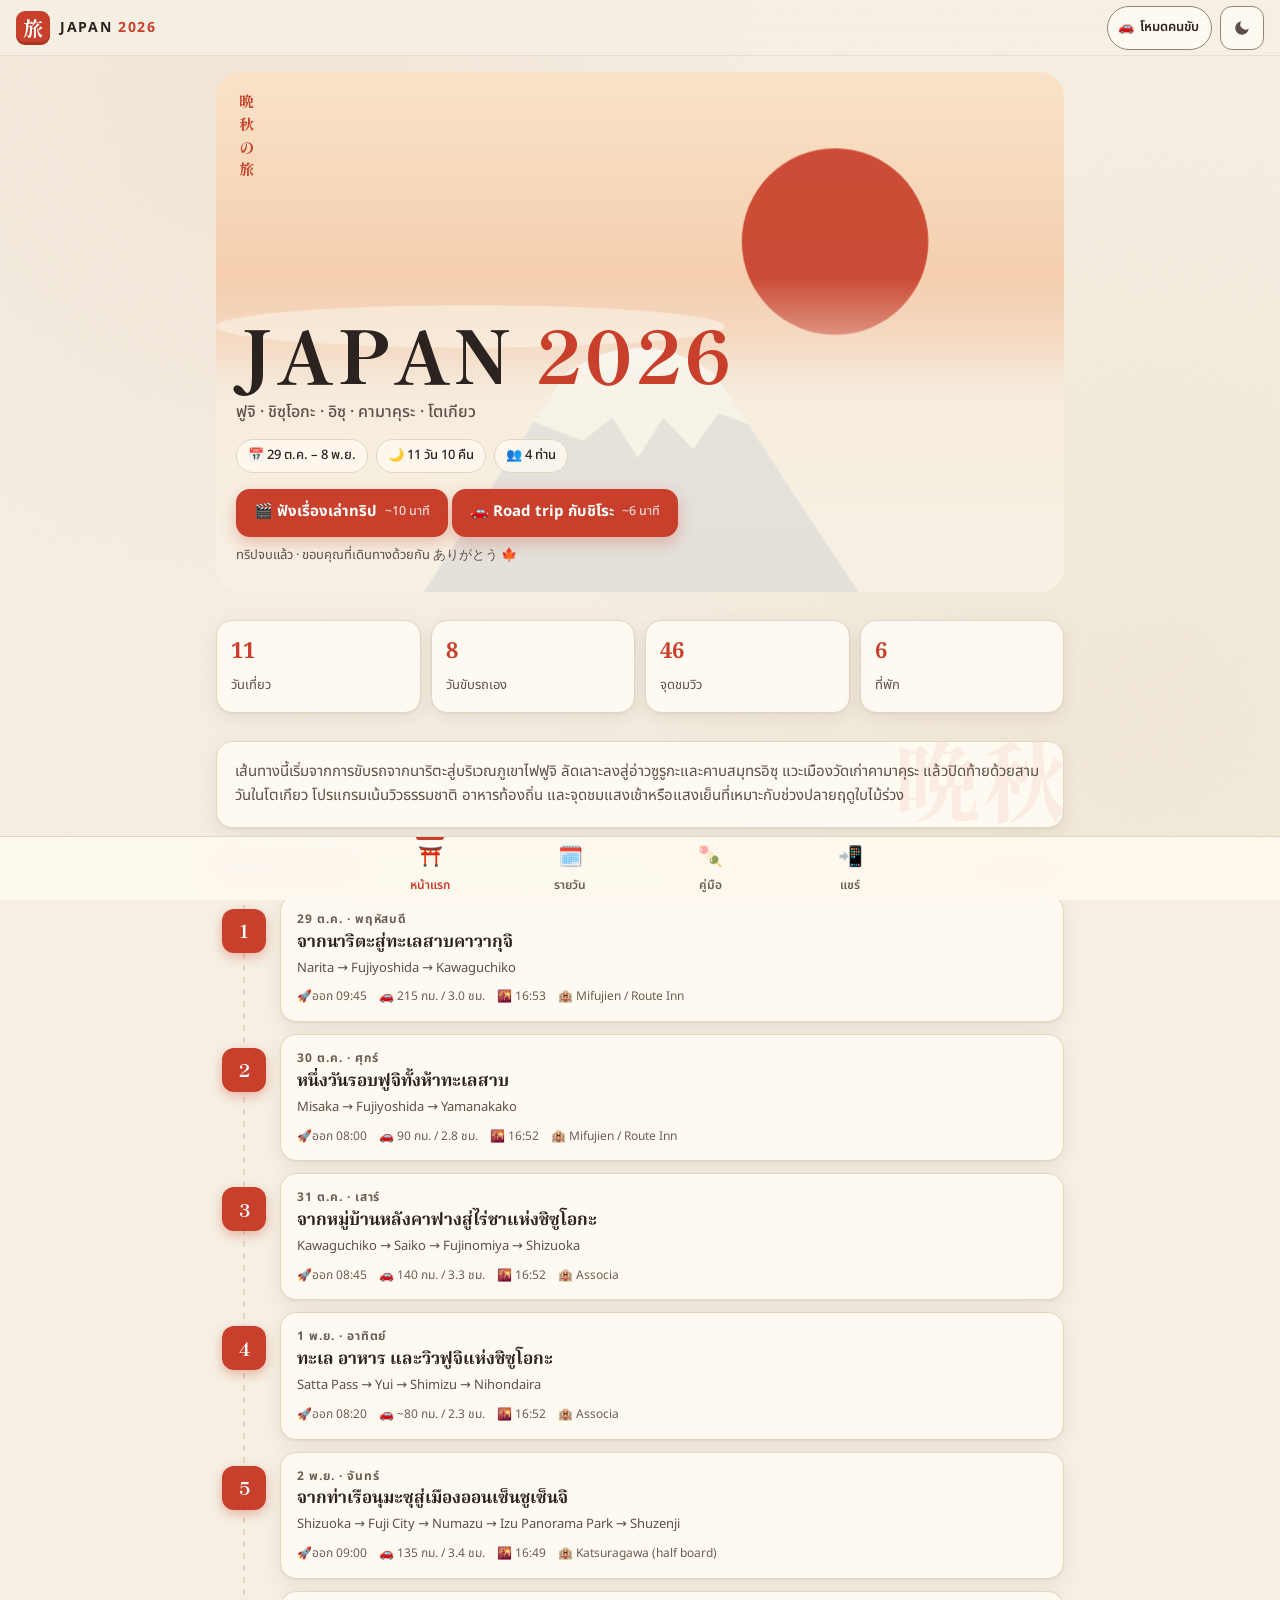
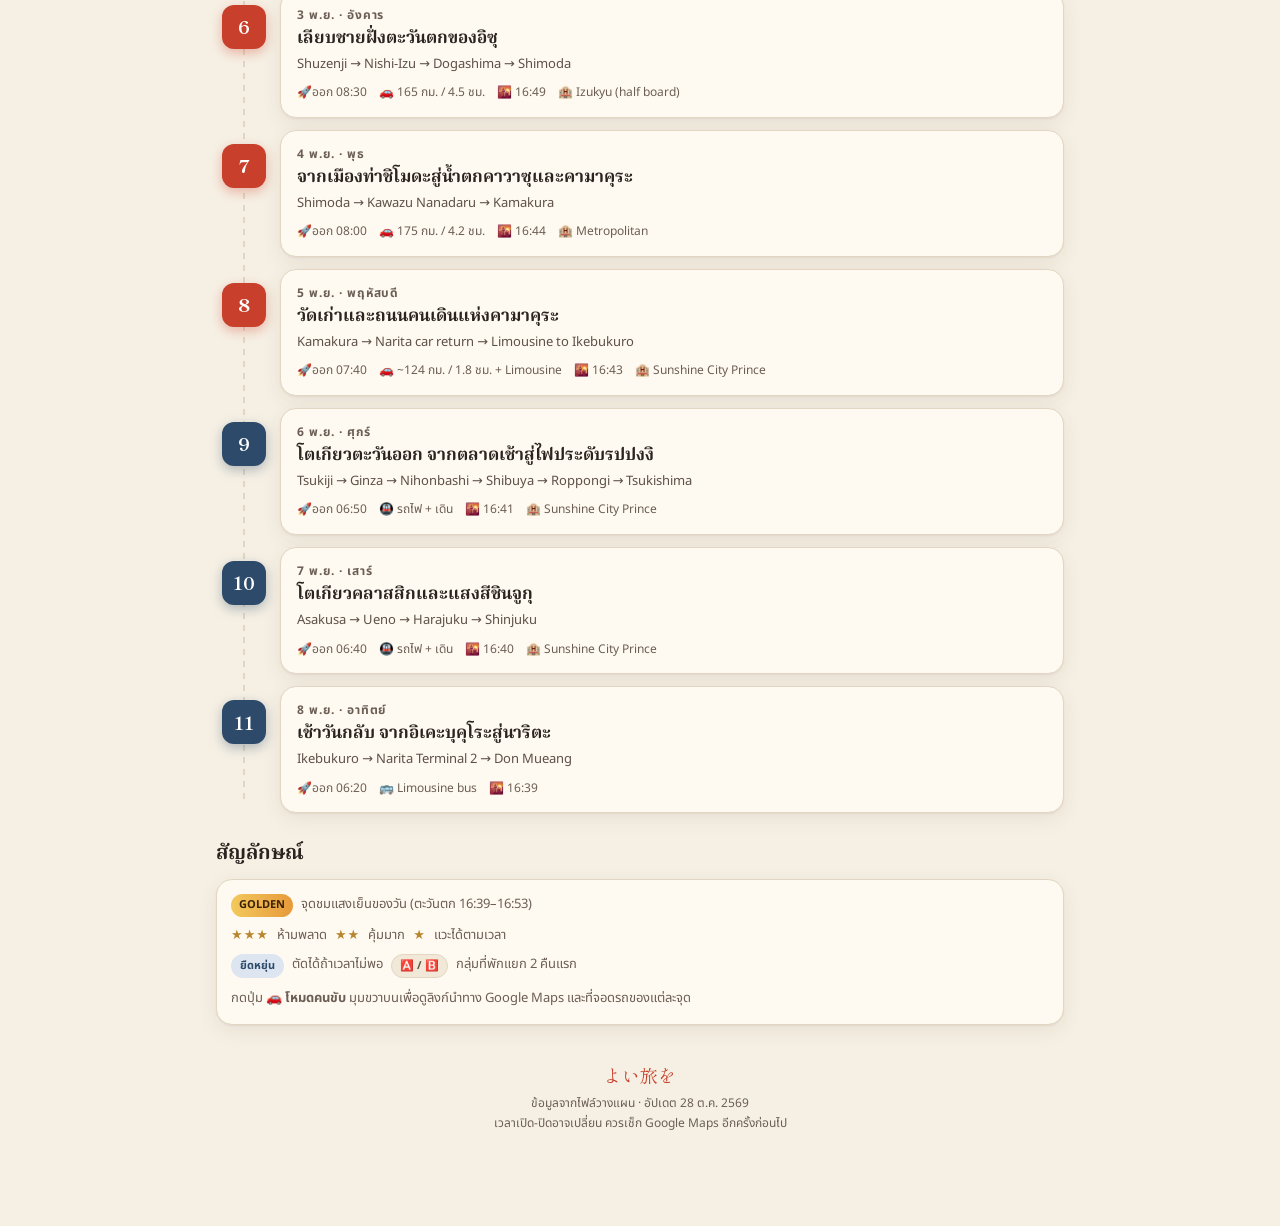
<file: site/index.html>
<!doctype html>
<html lang="th">
<head>
  <meta charset="utf-8">
  <meta name="viewport" content="width=device-width, initial-scale=1, viewport-fit=cover">
  <meta name="robots" content="noindex, nofollow">
  <title>Japan 2026 · 晩秋の旅</title>
  <meta name="description" content="โปรแกรมทริปญี่ปุ่น 29 ต.ค. – 8 พ.ย. 2026 · ฟูจิ ชิซุโอกะ อิซุ คามาคุระ โตเกียว">
  <meta name="theme-color" content="#f6f0e4" media="(prefers-color-scheme: light)">
  <meta name="theme-color" content="#16120f" media="(prefers-color-scheme: dark)">
  <meta property="og:title" content="Japan 2026 · 晩秋の旅">
  <meta property="og:description" content="11 วัน 10 คืน · ฟูจิ ชิซุโอกะ อิซุ คามาคุระ โตเกียว">
  <meta property="og:image" content="https://boytheerapol.github.io/japan-2026/icons/og.png">
  <link rel="manifest" href="manifest.webmanifest">
  <link rel="icon" href="icons/icon.svg" type="image/svg+xml">
  <link rel="apple-touch-icon" href="icons/apple-touch-icon.png">
  <meta name="apple-mobile-web-app-capable" content="yes">
  <meta name="apple-mobile-web-app-status-bar-style" content="default">
  <meta name="apple-mobile-web-app-title" content="Japan 2026">
  <link rel="preconnect" href="https://fonts.googleapis.com">
  <link rel="preconnect" href="https://fonts.gstatic.com" crossorigin>
  <link href="https://fonts.googleapis.com/css2?family=Noto+Sans+Thai:wght@400;500;600;700&family=Noto+Serif+Thai:wght@600;700&family=Shippori+Mincho:wght@600;800&display=swap" rel="stylesheet">
  <link rel="stylesheet" href="styles.css">
</head>
<body>
  <a class="skip" href="#main">ข้ามไปเนื้อหา</a>

  <header class="topbar" id="topbar">
    <a class="brand" href="#/" aria-label="หน้าแรก">
      <span class="brand-mark" aria-hidden="true">旅</span>
      <span class="brand-text">JAPAN <b>2026</b></span>
    </a>
    <div class="top-actions">
      <button class="mode-toggle" id="modeToggle" type="button" aria-pressed="false">
        <span class="mode-icon" aria-hidden="true">🚗</span>
        <span class="mode-label">โหมดคนขับ</span>
      </button>
      <button class="icon-btn" id="themeToggle" type="button" aria-pressed="false" aria-label="ธีมมืด">
        <svg viewBox="0 0 24 24" aria-hidden="true"><path d="M21 12.8A9 9 0 1 1 11.2 3a7 7 0 0 0 9.8 9.8Z"/></svg>
      </button>
    </div>
  </header>

  <div class="offline-pill" id="offlinePill" hidden>ออฟไลน์ · ใช้ข้อมูลที่บันทึกไว้</div>

  <main id="main" tabindex="-1">
    <div class="loading" id="loading">
      <div class="loading-fuji" aria-hidden="true"></div>
      <p>กำลังโหลดโปรแกรม…</p>
    </div>
  </main>

  <nav class="tabbar" id="tabbar" aria-label="เมนูหลัก">
    <a href="#/" data-tab="home"><span aria-hidden="true">⛩️</span><small>หน้าแรก</small></a>
    <a href="#/day/1" data-tab="day"><span aria-hidden="true">🗓️</span><small>รายวัน</small></a>
    <a href="#/parking" data-tab="parking" class="driver-only"><span aria-hidden="true">🅿️</span><small>ที่จอด</small></a>
    <a href="#/guide/food" data-tab="guide"><span aria-hidden="true">🍡</span><small>คู่มือ</small></a>
    <a href="#/share" data-tab="share"><span aria-hidden="true">📲</span><small>แชร์</small></a>
  </nav>

  <div class="toast" id="toast" role="status" aria-live="polite"></div>

  <dialog class="lightbox" id="lightbox" aria-label="ภาพไฮไลท์ของวัน">
    <span class="lb-count" id="lbCount" aria-live="polite"></span>
    <figure>
      <img id="lbImg" alt="">
      <figcaption>
        <b id="lbCap"></b><span id="lbAlt" aria-hidden="true"></span>
        <small>ภาพ: <a id="lbCredit" target="_blank" rel="noopener"></a></small>
      </figcaption>
    </figure>
    <button class="lb-btn lb-prev" type="button" data-lb="-1" aria-label="ภาพก่อนหน้า">‹</button>
    <button class="lb-btn lb-next" type="button" data-lb="1" aria-label="ภาพถัดไป">›</button>
    <button class="lb-btn lb-close" type="button" data-lb="close" aria-label="ปิด">✕</button>
  </dialog>

  <svg width="0" height="0" style="position:absolute" aria-hidden="true">
    <symbol id="leaf" viewBox="0 0 100 100">
      <path d="M50 4 58 30 79 17 72 41 96 44 76 58 86 76 61 68 53 92 51 99 49 99 47 92 39 68 14 76 24 58 4 44 28 41 21 17 42 30Z"/>
    </symbol>
  </svg>

  <script src="app.js" defer></script>
</body>
</html>
</file>
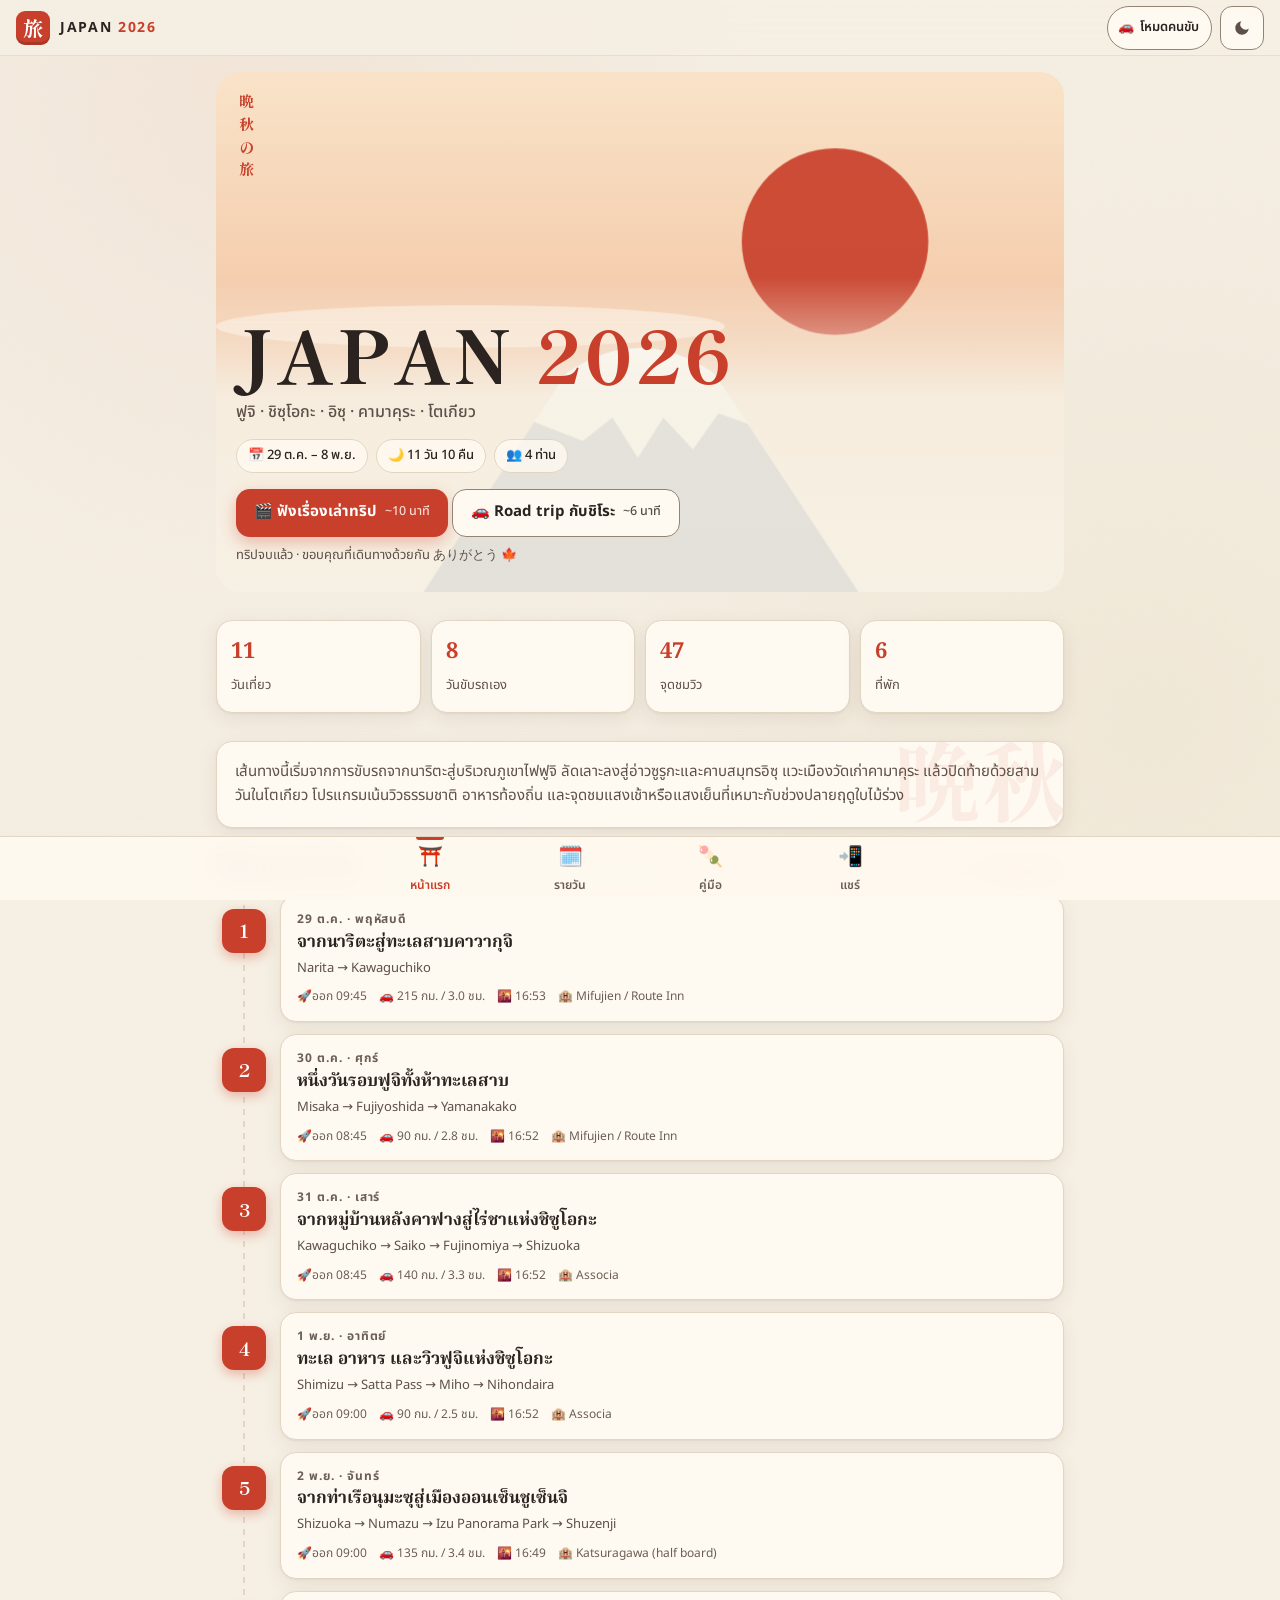
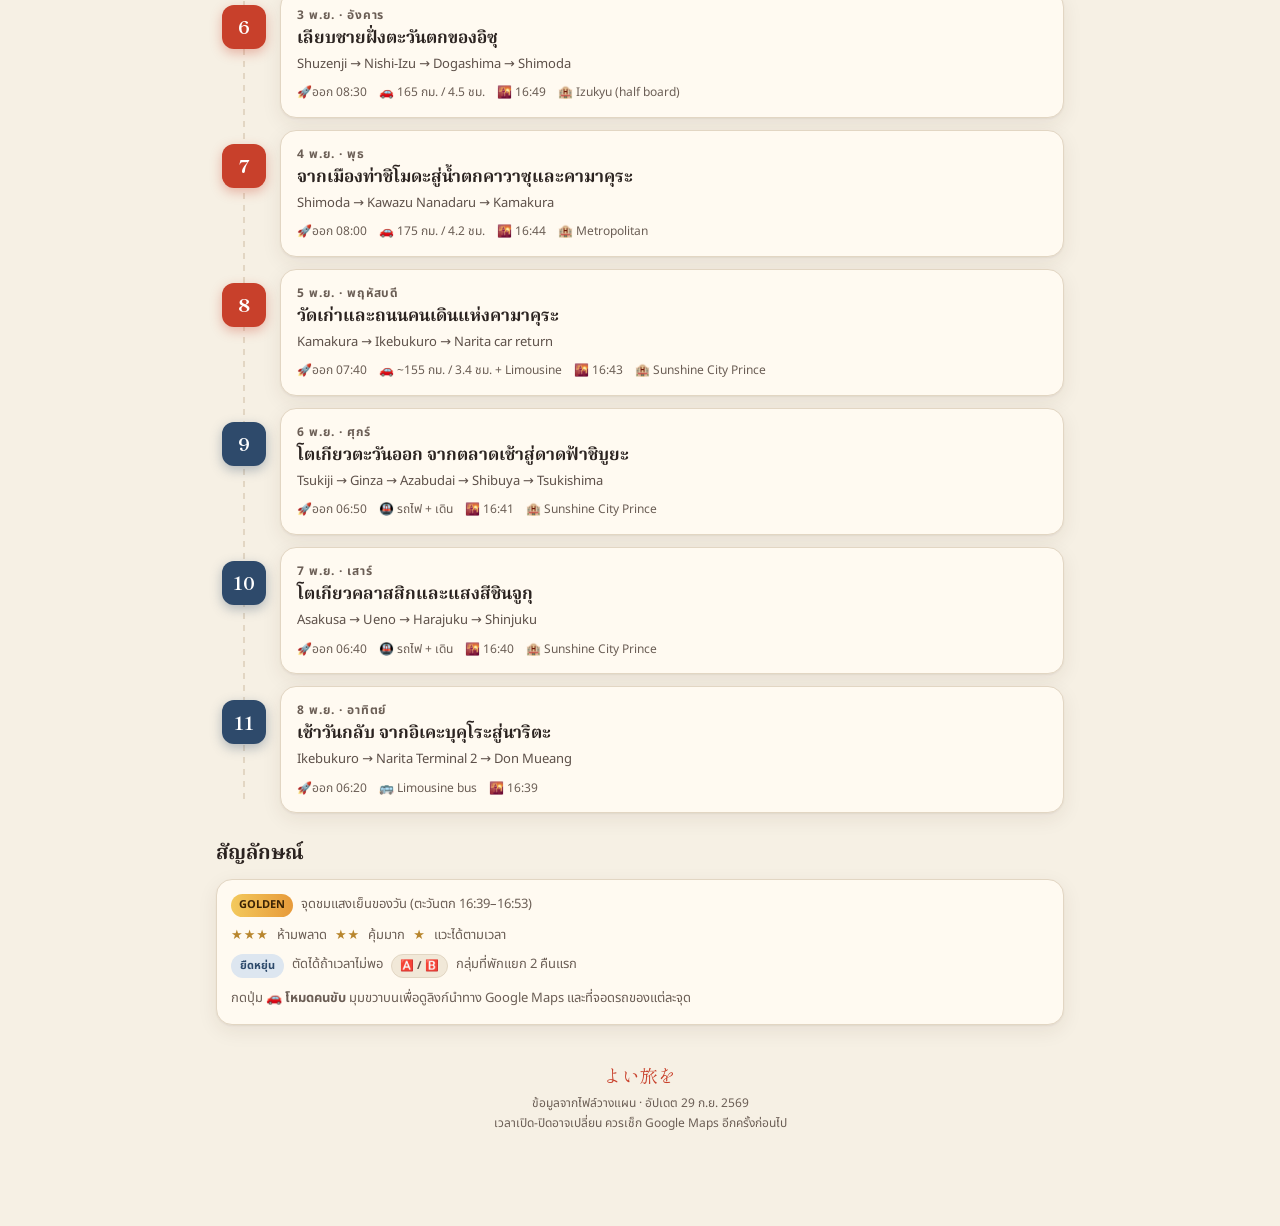
<file: site/original/index.html>
<!doctype html>
<html lang="th">
<head>
  <meta charset="utf-8">
  <meta name="viewport" content="width=device-width, initial-scale=1, viewport-fit=cover">
  <meta name="robots" content="noindex,nofollow">
  <title>Japan 2026 · 晩秋の旅</title>
  <meta name="description" content="โปรแกรมทริปญี่ปุ่น 29 ต.ค. – 8 พ.ย. 2026 · ฟูจิ ชิซุโอกะ อิซุ คามาคุระ โตเกียว">
  <meta name="theme-color" content="#f6f0e4" media="(prefers-color-scheme: light)">
  <meta name="theme-color" content="#16120f" media="(prefers-color-scheme: dark)">
  <meta property="og:title" content="Japan 2026 · 晩秋の旅">
  <meta property="og:description" content="11 วัน 10 คืน · ฟูจิ ชิซุโอกะ อิซุ คามาคุระ โตเกียว">
  <meta property="og:image" content="https://boytheerapol.github.io/japan-2026/icons/og.png">
  <link rel="icon" href="icons/icon.svg" type="image/svg+xml">
  <link rel="apple-touch-icon" href="icons/apple-touch-icon.png">
  <meta name="apple-mobile-web-app-capable" content="yes">
  <meta name="apple-mobile-web-app-status-bar-style" content="default">
  <meta name="apple-mobile-web-app-title" content="Japan 2026">
  <link rel="preconnect" href="https://fonts.googleapis.com">
  <link rel="preconnect" href="https://fonts.gstatic.com" crossorigin>
  <link href="https://fonts.googleapis.com/css2?family=Noto+Sans+Thai:wght@400;500;600;700&family=Noto+Serif+Thai:wght@600;700&family=Shippori+Mincho:wght@600;800&display=swap" rel="stylesheet">
  <link rel="stylesheet" href="styles.css">
</head>
<body>
  <a class="skip" href="#main">ข้ามไปเนื้อหา</a>

  <header class="topbar" id="topbar">
    <a class="brand" href="#/" aria-label="หน้าแรก">
      <span class="brand-mark" aria-hidden="true">旅</span>
      <span class="brand-text">JAPAN <b>2026</b></span>
    </a>
    <div class="top-actions">
      <button class="mode-toggle" id="modeToggle" type="button" aria-pressed="false">
        <span class="mode-icon" aria-hidden="true">🚗</span>
        <span class="mode-label">โหมดคนขับ</span>
      </button>
      <button class="icon-btn" id="themeToggle" type="button" aria-pressed="false" aria-label="ธีมมืด">
        <svg viewBox="0 0 24 24" aria-hidden="true"><path d="M21 12.8A9 9 0 1 1 11.2 3a7 7 0 0 0 9.8 9.8Z"/></svg>
      </button>
    </div>
  </header>

  <div class="offline-pill" id="offlinePill" hidden>ออฟไลน์ · ใช้ข้อมูลที่บันทึกไว้</div>

  <main id="main" tabindex="-1">
    <div class="loading" id="loading">
      <div class="loading-fuji" aria-hidden="true"></div>
      <p>กำลังโหลดโปรแกรม…</p>
    </div>
  </main>

  <nav class="tabbar" id="tabbar" aria-label="เมนูหลัก">
    <a href="#/" data-tab="home"><span aria-hidden="true">⛩️</span><small>หน้าแรก</small></a>
    <a href="#/day/1" data-tab="day"><span aria-hidden="true">🗓️</span><small>รายวัน</small></a>
    <a href="#/parking" data-tab="parking" class="driver-only"><span aria-hidden="true">🅿️</span><small>ที่จอด</small></a>
    <a href="#/guide/food" data-tab="guide"><span aria-hidden="true">🍡</span><small>คู่มือ</small></a>
    <a href="#/share" data-tab="share"><span aria-hidden="true">📲</span><small>แชร์</small></a>
  </nav>

  <div class="toast" id="toast" role="status" aria-live="polite"></div>

  <dialog class="lightbox" id="lightbox" aria-label="ภาพไฮไลท์ของวัน">
    <span class="lb-count" id="lbCount" aria-live="polite"></span>
    <figure>
      <img id="lbImg" alt="">
      <figcaption>
        <b id="lbCap"></b><span id="lbAlt" aria-hidden="true"></span>
        <small>ภาพ: <a id="lbCredit" target="_blank" rel="noopener"></a></small>
      </figcaption>
    </figure>
    <button class="lb-btn lb-prev" type="button" data-lb="-1" aria-label="ภาพก่อนหน้า">‹</button>
    <button class="lb-btn lb-next" type="button" data-lb="1" aria-label="ภาพถัดไป">›</button>
    <button class="lb-btn lb-close" type="button" data-lb="close" aria-label="ปิด">✕</button>
  </dialog>

  <svg width="0" height="0" style="position:absolute" aria-hidden="true">
    <symbol id="leaf" viewBox="0 0 100 100">
      <path d="M50 4 58 30 79 17 72 41 96 44 76 58 86 76 61 68 53 92 51 99 49 99 47 92 39 68 14 76 24 58 4 44 28 41 21 17 42 30Z"/>
    </symbol>
  </svg>

  <script src="app.js" defer></script>
</body>
</html>
</file>
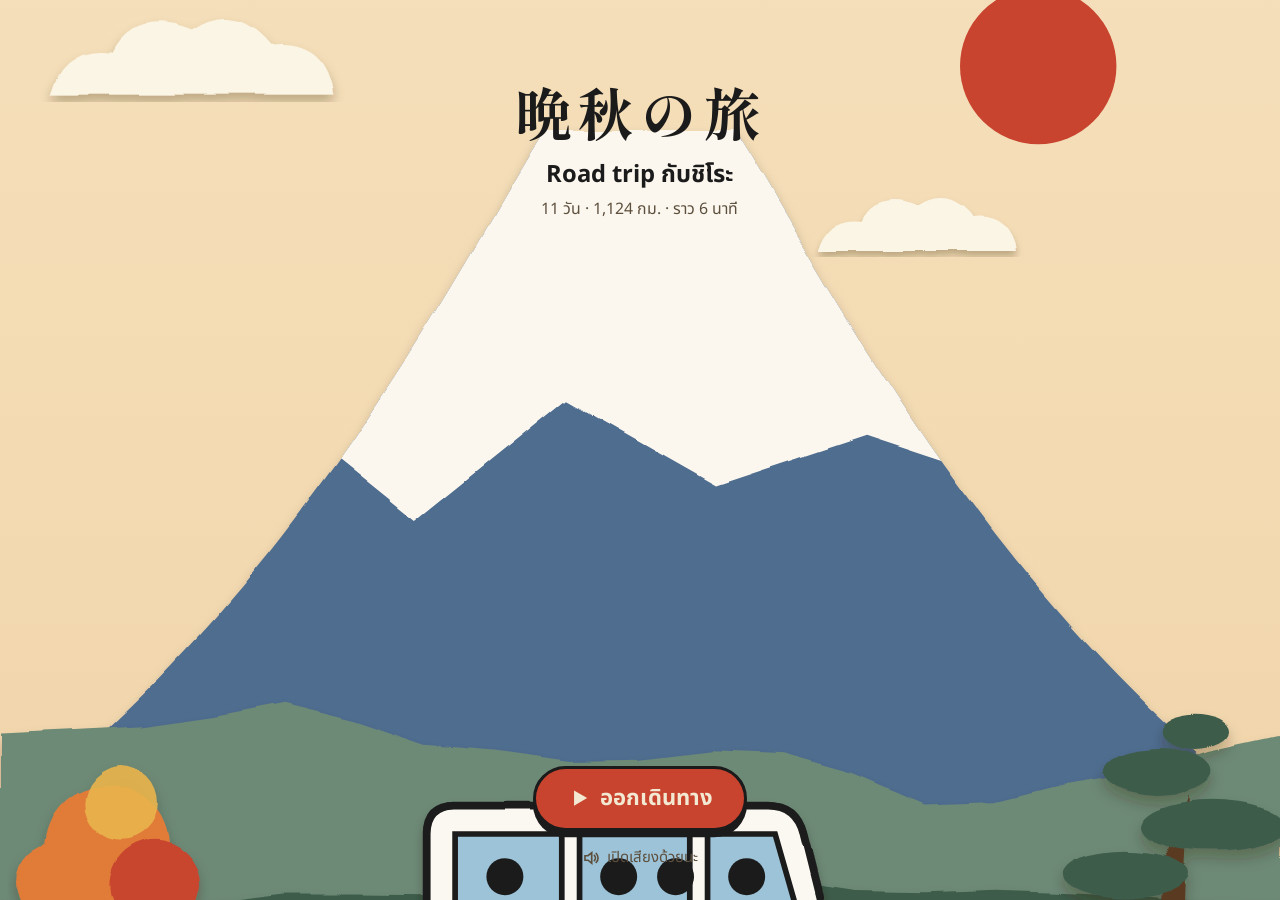
<file: site/roadtrip/index.html>
<!doctype html>
<html lang="th">
<head>
  <meta charset="utf-8">
  <meta name="viewport" content="width=device-width, initial-scale=1, viewport-fit=cover">
  <meta name="robots" content="noindex, nofollow">
  <meta name="theme-color" content="#1B1B1B">
  <title>Road trip กับชิโระ · Japan 2026</title>
  <meta name="description" content="เล่าทริปญี่ปุ่น 11 วันผ่านสายตาของชิโระ รถเช่าคันเล็กสีขาว — animation สไตล์ภาพพิมพ์ญี่ปุ่น">
  <link rel="icon" href="../icons/icon.svg" type="image/svg+xml">
  <link rel="preconnect" href="https://fonts.googleapis.com">
  <link rel="preconnect" href="https://fonts.gstatic.com" crossorigin>
  <link href="https://fonts.googleapis.com/css2?family=Noto+Sans+Thai:wght@400;500;600;700&family=Noto+Sans+JP:wght@700;900&family=Shippori+Mincho:wght@600;800&display=swap" rel="stylesheet">
  <link rel="stylesheet" href="roadtrip.css">
</head>
<body>
  <main class="stage" id="stage">
    <div class="sky" id="sky" aria-hidden="true"><div class="stars"></div><div class="sun" id="sun"></div></div>
    <div class="biomes" id="biomes" aria-hidden="true"></div>
    <div class="tint" id="tint" aria-hidden="true"></div>
    <div class="world" id="world" aria-hidden="true"></div>
    <canvas class="fx" id="fx" aria-hidden="true"></canvas>

    <!-- HUD -->
    <div class="prog" id="prog" role="slider" tabindex="0" aria-label="เลื่อนไปวันต่างๆ" aria-valuemin="1" aria-valuemax="11" aria-valuenow="1"></div>
    <div class="daypill" id="daypill"></div>
    <div class="sign" id="sign" hidden></div>
    <div class="odo" id="odo" hidden></div>
    <div class="kin" id="kin" hidden><span></span><b></b></div>
    <div class="pol" id="pol" hidden><img alt=""><span></span></div>
    <div class="stampfx" id="stampfx" hidden><div class="stamp"></div><b>+1</b></div>
    <div class="chap" id="chap" hidden>
      <div class="shoji l"></div><div class="shoji r"></div>
      <div class="chap-in"><div class="kanji"></div><div class="seal"></div><div class="name"></div><div class="sub"></div></div>
    </div>
    <div class="end" id="end" hidden>
      <div class="book"><h3></h3><div class="stamps"></div></div>
      <div class="count"></div>
      <div class="endbtns">
        <button type="button" class="btnp" id="replay"><svg viewBox="0 0 24 24" fill="none" stroke="currentColor" stroke-width="2.4" stroke-linecap="round"><path d="M4 12a8 8 0 1 0 2.5-5.8M4 4v5h5"/></svg>ดูอีกครั้ง</button>
        <button type="button" class="btng" id="share"><svg viewBox="0 0 24 24" fill="none" stroke="currentColor" stroke-width="2.4" stroke-linecap="round" stroke-linejoin="round"><path d="M12 15V3M7 8l5-5 5 5M5 13v7h14v-7"/></svg>แชร์</button>
      </div>
    </div>

    <div class="dlg" id="dlg" aria-live="polite">
      <span class="who"></span><span class="ava"></span><p class="txt"></p><span class="next" aria-hidden="true">▼</span>
    </div>

    <!-- controls -->
    <div class="ctrl" id="ctrl">
      <a class="cb" href="../" aria-label="กลับหน้าเว็บทริป"><svg viewBox="0 0 24 24" fill="none" stroke="currentColor" stroke-width="2.4" stroke-linecap="round" stroke-linejoin="round"><path d="M15 5l-7 7 7 7"/></svg></a>
      <button type="button" class="cb pri" id="play" aria-label="เล่น"></button>
      <button type="button" class="cb" id="music" aria-pressed="true" aria-label="เพลง"><svg viewBox="0 0 24 24" fill="currentColor"><path d="M9 3v12.3A3.5 3.5 0 1 0 11 18V8h7V3z"/></svg></button>
      <button type="button" class="cb" id="voice" aria-pressed="true" aria-label="เสียงผู้เล่า" hidden><svg viewBox="0 0 24 24" fill="none" stroke="currentColor" stroke-width="2.2" stroke-linecap="round"><path d="M12 3a3 3 0 0 0-3 3v6a3 3 0 0 0 6 0V6a3 3 0 0 0-3-3zM5 11a7 7 0 0 0 14 0M12 18v3"/></svg></button>
      <button type="button" class="cb" id="tx" aria-label="Transcript"><svg viewBox="0 0 24 24" fill="none" stroke="currentColor" stroke-width="2.4" stroke-linecap="round"><path d="M8 6h12M8 12h12M8 18h12M4 6h.01M4 12h.01M4 18h.01"/></svg></button>
      <button type="button" class="cb" id="bookBtn" aria-label="สมุดแสตมป์"><svg viewBox="0 0 24 24" fill="none" stroke="currentColor" stroke-width="2.2"><path d="M12 6c-2-1.5-5-2-8-1.5v14c3-.5 6 0 8 1.5 2-1.5 5-2 8-1.5v-14c-3-.5-6 0-8 1.5zM12 6v14"/></svg><i id="bookCount"></i></button>
      <button type="button" class="cb" id="fs" aria-label="เต็มจอ"><svg viewBox="0 0 24 24" fill="none" stroke="currentColor" stroke-width="2.4" stroke-linecap="round"><path d="M4 9V4h5M20 9V4h-5M4 15v5h5M20 15v5h-5"/></svg></button>
    </div>

    <!-- start gate: needed so iOS allows audio -->
    <button class="gate" id="gate" type="button">
      <span class="gate-art" id="gateArt" aria-hidden="true"></span>
      <span class="gate-top"><span class="jp">晩秋の旅</span><span class="ttl">Road trip กับชิโระ</span><span class="meta" id="gateMeta">11 วัน · 1,165 กม.</span></span>
      <span class="gate-cta"><span class="btnp"><svg viewBox="0 0 24 24" fill="currentColor"><path d="M7 4.5v15l13-7.5z"/></svg>ออกเดินทาง</span>
        <span class="hint"><svg viewBox="0 0 24 24" fill="none" stroke="currentColor" stroke-width="2.2" stroke-linecap="round"><path d="M4 9h4l5-4v14l-5-4H4zM16.5 8.5a5 5 0 0 1 0 7M19 6a8.5 8.5 0 0 1 0 12"/></svg>เปิดเสียงด้วยนะ</span></span>
    </button>
  </main>

  <!-- bottom sheets -->
  <aside class="sheet" id="txSheet" hidden aria-label="Transcript">
    <header><h2>Transcript</h2><button type="button" class="x" data-close aria-label="ปิด">✕</button></header>
    <ol id="txList"></ol>
  </aside>
  <aside class="sheet" id="bookSheet" hidden aria-label="สมุดแสตมป์">
    <header><h2 id="bookTitle">สมุดแสตมป์</h2><button type="button" class="x" data-close aria-label="ปิด">✕</button></header>
    <div class="stamps" id="bookGrid"></div>
  </aside>

  <svg width="0" height="0" style="position:absolute" aria-hidden="true">
    <defs>
      <filter id="paperCar" x="-5%" y="-5%" width="110%" height="115%">
        <feTurbulence type="fractalNoise" baseFrequency="0.06" numOctaves="1" seed="5" result="n"/>
        <feDisplacementMap in="SourceGraphic" in2="n" scale="1.4" xChannelSelector="R" yChannelSelector="G" result="d"/>
        <feDropShadow in="d" dx="0" dy="2" stdDeviation="1.4" flood-color="#2a1c0c" flood-opacity=".3"/>
      </filter>
      <filter id="glow" x="-50%" y="-50%" width="200%" height="200%"><feGaussianBlur stdDeviation="3"/></filter>
    </defs>
  </svg>

  <script src="art.js"></script>
  <script src="roadtrip.js"></script>
</body>
</html>
</file>
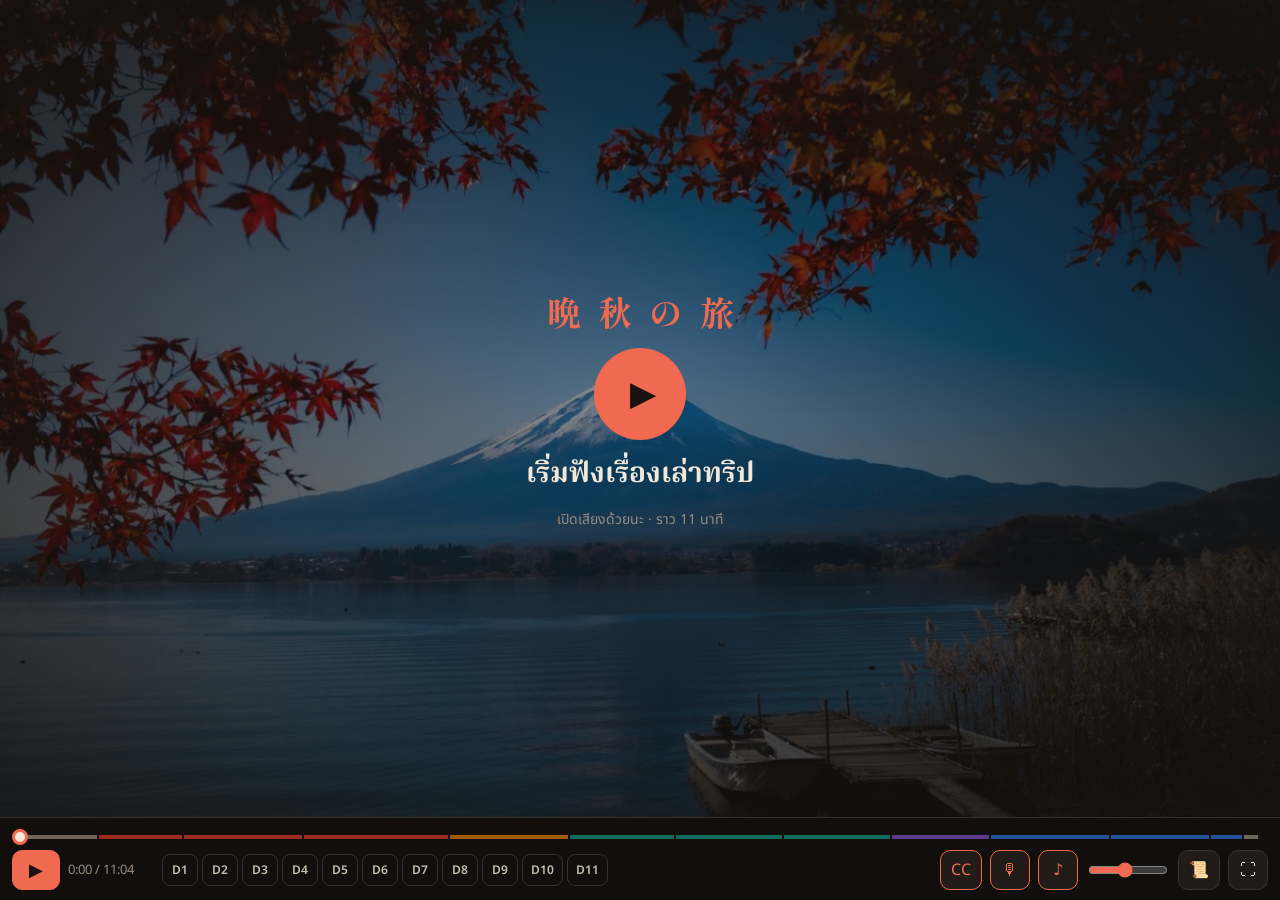
<file: site/story/index.html>
<!doctype html>
<html lang="th" data-theme="dark">
<head>
  <meta charset="utf-8">
  <meta name="viewport" content="width=device-width, initial-scale=1, viewport-fit=cover">
  <meta name="robots" content="noindex, nofollow">
  <meta name="theme-color" content="#16120f">
  <title>เรื่องเล่าทริป · Japan 2026</title>
  <meta name="description" content="เล่าทริปญี่ปุ่น 11 วัน ฟูจิ · ชิซุโอกะ · อิซุ · คามาคุระ · โตเกียว แบบ animation">
  <link rel="icon" href="../icons/icon.svg" type="image/svg+xml">
  <link rel="preconnect" href="https://fonts.googleapis.com">
  <link rel="preconnect" href="https://fonts.gstatic.com" crossorigin>
  <link href="https://fonts.googleapis.com/css2?family=Noto+Sans+Thai:wght@400;500;600;700&family=Noto+Serif+Thai:wght@600;700&family=Shippori+Mincho:wght@600;800&display=swap" rel="stylesheet">
  <link rel="stylesheet" href="story.css">
</head>
<body>
  <div class="app" id="app">
    <a class="back" href="../" aria-label="กลับหน้าเว็บทริป">← Japan 2026</a>

    <main class="stage" id="stage" aria-live="off">
      <!-- photo side -->
      <section class="photo" id="photo" aria-hidden="true">
        <div class="frame" data-slot="a"></div>
        <div class="frame" data-slot="b"></div>
        <div class="card-layer" id="cardLayer"></div>
      </section>

      <!-- map side -->
      <section class="map" id="mapWrap" aria-hidden="true">
        <svg id="map" preserveAspectRatio="none">
          <path id="landJapan" class="land"/>
          <path id="landRegion" class="land"/>
          <path id="lakes" class="lake"/>
          <g id="routes"></g>
        </svg>
        <div class="markers" id="markers"></div>
      </section>

      <!-- day / km chip: lives on the photo side so the map stays clear -->
      <div class="odo" id="odo" hidden></div>

      <!-- full-screen scenes (title / chapter / outro) -->
      <section class="overlay" id="overlay" aria-hidden="true"></section>

      <!-- falling leaves / sparkles -->
      <canvas class="fx" id="fx" aria-hidden="true"></canvas>

      <!-- subtitle -->
      <div class="subtitle" id="subtitle" aria-live="polite"><span></span></div>

      <!-- start gate: needed so iOS allows audio -->
      <button class="gate" id="gate" type="button">
        <span class="gate-jp">晩秋の旅</span>
        <span class="gate-play" aria-hidden="true">▶</span>
        <span class="gate-label">เริ่มฟังเรื่องเล่าทริป</span>
        <span class="gate-hint">เปิดเสียงด้วยนะ</span>
      </button>
    </main>

    <!-- controls -->
    <footer class="controls" id="controls">
      <div class="scrub">
        <div class="ticks" id="ticks"></div>
        <input id="seek" type="range" min="0" max="1000" value="0" step="1" aria-label="เลื่อนเวลา">
      </div>
      <div class="bar">
        <button id="play" class="btn primary" type="button" aria-label="เล่น">▶</button>
        <span class="time" id="time">0:00 / 0:00</span>
        <nav class="days" id="days" aria-label="ไปยังวัน"></nav>
        <span class="spacer"></span>
        <button id="cc" class="btn" type="button" aria-pressed="true" aria-label="ซับ">CC</button>
        <button id="voice" class="btn" type="button" aria-pressed="true" aria-label="เสียงผู้เล่า">🎙</button>
        <button id="music" class="btn" type="button" aria-pressed="true" aria-label="เพลง">♪</button>
        <input id="vol" class="vol" type="range" min="0" max="100" value="45" aria-label="ความดังเพลง">
        <button id="tx" class="btn" type="button" aria-pressed="false" aria-label="Transcript">📜</button>
        <button id="fs" class="btn" type="button" aria-label="เต็มจอ">⛶</button>
      </div>
    </footer>

    <!-- transcript drawer -->
    <aside class="drawer" id="drawer" hidden>
      <header><h2>Transcript</h2><button class="btn" id="txClose" type="button" aria-label="ปิด">✕</button></header>
      <ol id="txList"></ol>
    </aside>
  </div>

  <script src="story.js"></script>
</body>
</html>
</file>
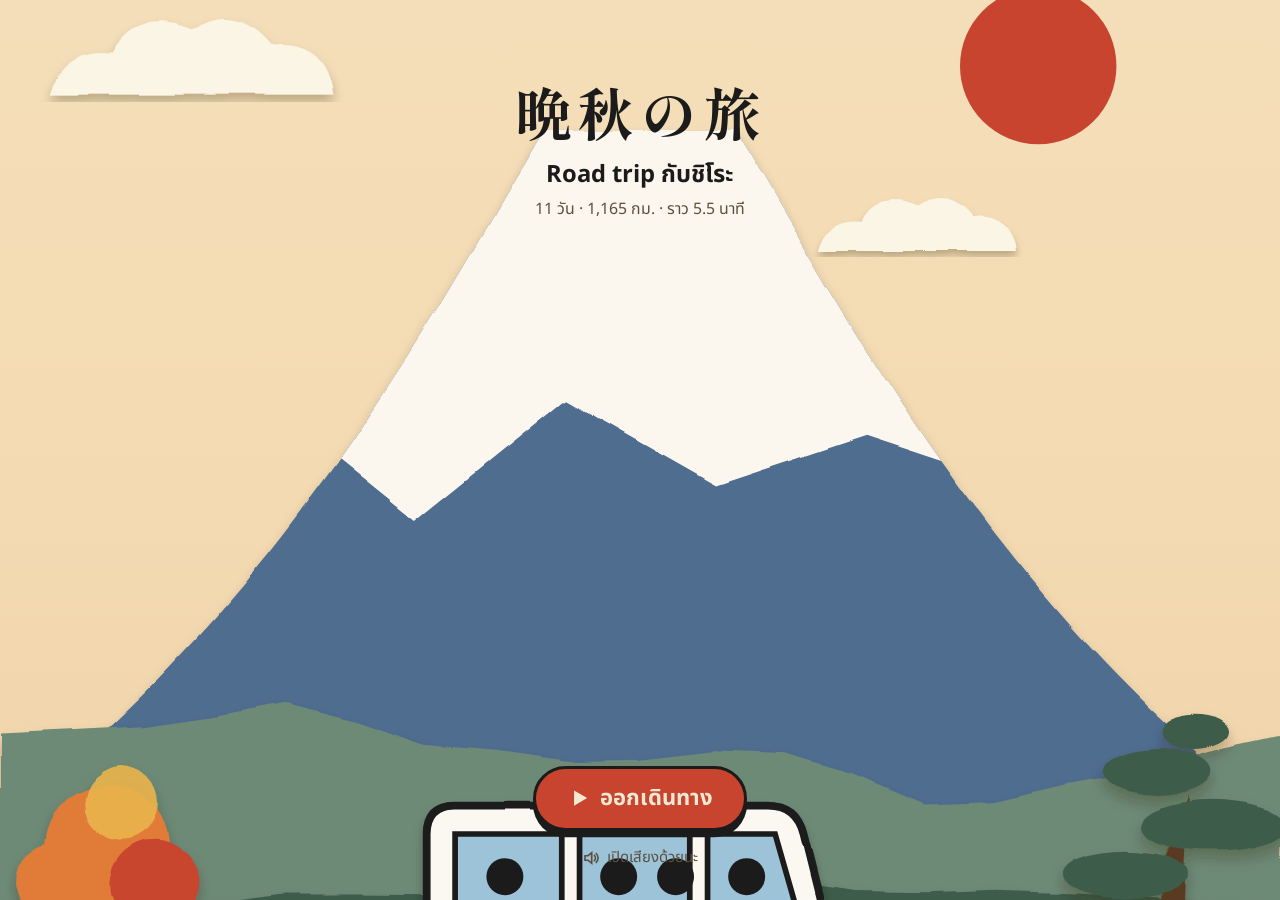
<file: site/original/roadtrip/index.html>
<!doctype html>
<html lang="th">
<head>
  <meta charset="utf-8">
  <meta name="viewport" content="width=device-width, initial-scale=1, viewport-fit=cover">
  <meta name="robots" content="noindex,nofollow">
  <meta name="theme-color" content="#1B1B1B">
  <title>Road trip กับชิโระ · Japan 2026</title>
  <meta name="description" content="เล่าทริปญี่ปุ่น 11 วันผ่านสายตาของชิโระ รถเช่าคันเล็กสีขาว — animation สไตล์ภาพพิมพ์ญี่ปุ่น">
  <link rel="icon" href="../icons/icon.svg" type="image/svg+xml">
  <link rel="preconnect" href="https://fonts.googleapis.com">
  <link rel="preconnect" href="https://fonts.gstatic.com" crossorigin>
  <link href="https://fonts.googleapis.com/css2?family=Noto+Sans+Thai:wght@400;500;600;700&family=Noto+Sans+JP:wght@700;900&family=Shippori+Mincho:wght@600;800&display=swap" rel="stylesheet">
  <link rel="stylesheet" href="roadtrip.css">
</head>
<body>
  <main class="stage" id="stage">
    <div class="sky" id="sky" aria-hidden="true"><div class="stars"></div><div class="sun" id="sun"></div></div>
    <div class="biomes" id="biomes" aria-hidden="true"></div>
    <div class="tint" id="tint" aria-hidden="true"></div>
    <div class="world" id="world" aria-hidden="true"></div>
    <canvas class="fx" id="fx" aria-hidden="true"></canvas>

    <!-- HUD -->
    <div class="prog" id="prog" role="slider" tabindex="0" aria-label="เลื่อนไปวันต่างๆ" aria-valuemin="1" aria-valuemax="11" aria-valuenow="1"></div>
    <div class="daypill" id="daypill"></div>
    <div class="sign" id="sign" hidden></div>
    <div class="odo" id="odo" hidden></div>
    <div class="kin" id="kin" hidden><span></span><b></b></div>
    <div class="pol" id="pol" hidden><img alt=""><span></span></div>
    <div class="stampfx" id="stampfx" hidden><div class="stamp"></div><b>+1</b></div>
    <div class="chap" id="chap" hidden>
      <div class="shoji l"></div><div class="shoji r"></div>
      <div class="chap-in"><div class="kanji"></div><div class="seal"></div><div class="name"></div><div class="sub"></div></div>
    </div>
    <div class="end" id="end" hidden>
      <div class="book"><h3></h3><div class="stamps"></div></div>
      <div class="count"></div>
      <div class="endbtns">
        <button type="button" class="btnp" id="replay"><svg viewBox="0 0 24 24" fill="none" stroke="currentColor" stroke-width="2.4" stroke-linecap="round"><path d="M4 12a8 8 0 1 0 2.5-5.8M4 4v5h5"/></svg>ดูอีกครั้ง</button>
        <button type="button" class="btng" id="share"><svg viewBox="0 0 24 24" fill="none" stroke="currentColor" stroke-width="2.4" stroke-linecap="round" stroke-linejoin="round"><path d="M12 15V3M7 8l5-5 5 5M5 13v7h14v-7"/></svg>แชร์</button>
      </div>
    </div>

    <div class="dlg" id="dlg" aria-live="polite">
      <span class="who"></span><span class="ava"></span><p class="txt"></p><span class="next" aria-hidden="true">▼</span>
    </div>

    <!-- controls -->
    <div class="ctrl" id="ctrl">
      <a class="cb" href="../" aria-label="กลับหน้าเว็บทริป"><svg viewBox="0 0 24 24" fill="none" stroke="currentColor" stroke-width="2.4" stroke-linecap="round" stroke-linejoin="round"><path d="M15 5l-7 7 7 7"/></svg></a>
      <button type="button" class="cb pri" id="play" aria-label="เล่น"></button>
      <button type="button" class="cb" id="music" aria-pressed="true" aria-label="เพลง"><svg viewBox="0 0 24 24" fill="currentColor"><path d="M9 3v12.3A3.5 3.5 0 1 0 11 18V8h7V3z"/></svg></button>
      <button type="button" class="cb" id="voice" aria-pressed="true" aria-label="เสียงผู้เล่า" hidden><svg viewBox="0 0 24 24" fill="none" stroke="currentColor" stroke-width="2.2" stroke-linecap="round"><path d="M12 3a3 3 0 0 0-3 3v6a3 3 0 0 0 6 0V6a3 3 0 0 0-3-3zM5 11a7 7 0 0 0 14 0M12 18v3"/></svg></button>
      <button type="button" class="cb" id="tx" aria-label="Transcript"><svg viewBox="0 0 24 24" fill="none" stroke="currentColor" stroke-width="2.4" stroke-linecap="round"><path d="M8 6h12M8 12h12M8 18h12M4 6h.01M4 12h.01M4 18h.01"/></svg></button>
      <button type="button" class="cb" id="bookBtn" aria-label="สมุดแสตมป์"><svg viewBox="0 0 24 24" fill="none" stroke="currentColor" stroke-width="2.2"><path d="M12 6c-2-1.5-5-2-8-1.5v14c3-.5 6 0 8 1.5 2-1.5 5-2 8-1.5v-14c-3-.5-6 0-8 1.5zM12 6v14"/></svg><i id="bookCount"></i></button>
      <button type="button" class="cb" id="fs" aria-label="เต็มจอ"><svg viewBox="0 0 24 24" fill="none" stroke="currentColor" stroke-width="2.4" stroke-linecap="round"><path d="M4 9V4h5M20 9V4h-5M4 15v5h5M20 15v5h-5"/></svg></button>
    </div>

    <!-- start gate: needed so iOS allows audio -->
    <button class="gate" id="gate" type="button">
      <span class="gate-art" id="gateArt" aria-hidden="true"></span>
      <span class="gate-top"><span class="jp">晩秋の旅</span><span class="ttl">Road trip กับชิโระ</span><span class="meta" id="gateMeta">11 วัน · 1,165 กม.</span></span>
      <span class="gate-cta"><span class="btnp"><svg viewBox="0 0 24 24" fill="currentColor"><path d="M7 4.5v15l13-7.5z"/></svg>ออกเดินทาง</span>
        <span class="hint"><svg viewBox="0 0 24 24" fill="none" stroke="currentColor" stroke-width="2.2" stroke-linecap="round"><path d="M4 9h4l5-4v14l-5-4H4zM16.5 8.5a5 5 0 0 1 0 7M19 6a8.5 8.5 0 0 1 0 12"/></svg>เปิดเสียงด้วยนะ</span></span>
    </button>
  </main>

  <!-- bottom sheets -->
  <aside class="sheet" id="txSheet" hidden aria-label="Transcript">
    <header><h2>Transcript</h2><button type="button" class="x" data-close aria-label="ปิด">✕</button></header>
    <ol id="txList"></ol>
  </aside>
  <aside class="sheet" id="bookSheet" hidden aria-label="สมุดแสตมป์">
    <header><h2 id="bookTitle">สมุดแสตมป์</h2><button type="button" class="x" data-close aria-label="ปิด">✕</button></header>
    <div class="stamps" id="bookGrid"></div>
  </aside>

  <svg width="0" height="0" style="position:absolute" aria-hidden="true">
    <defs>
      <filter id="paperCar" x="-5%" y="-5%" width="110%" height="115%">
        <feTurbulence type="fractalNoise" baseFrequency="0.06" numOctaves="1" seed="5" result="n"/>
        <feDisplacementMap in="SourceGraphic" in2="n" scale="1.4" xChannelSelector="R" yChannelSelector="G" result="d"/>
        <feDropShadow in="d" dx="0" dy="2" stdDeviation="1.4" flood-color="#2a1c0c" flood-opacity=".3"/>
      </filter>
      <filter id="glow" x="-50%" y="-50%" width="200%" height="200%"><feGaussianBlur stdDeviation="3"/></filter>
    </defs>
  </svg>

  <script src="art.js"></script>
  <script src="roadtrip.js"></script>
</body>
</html>
</file>
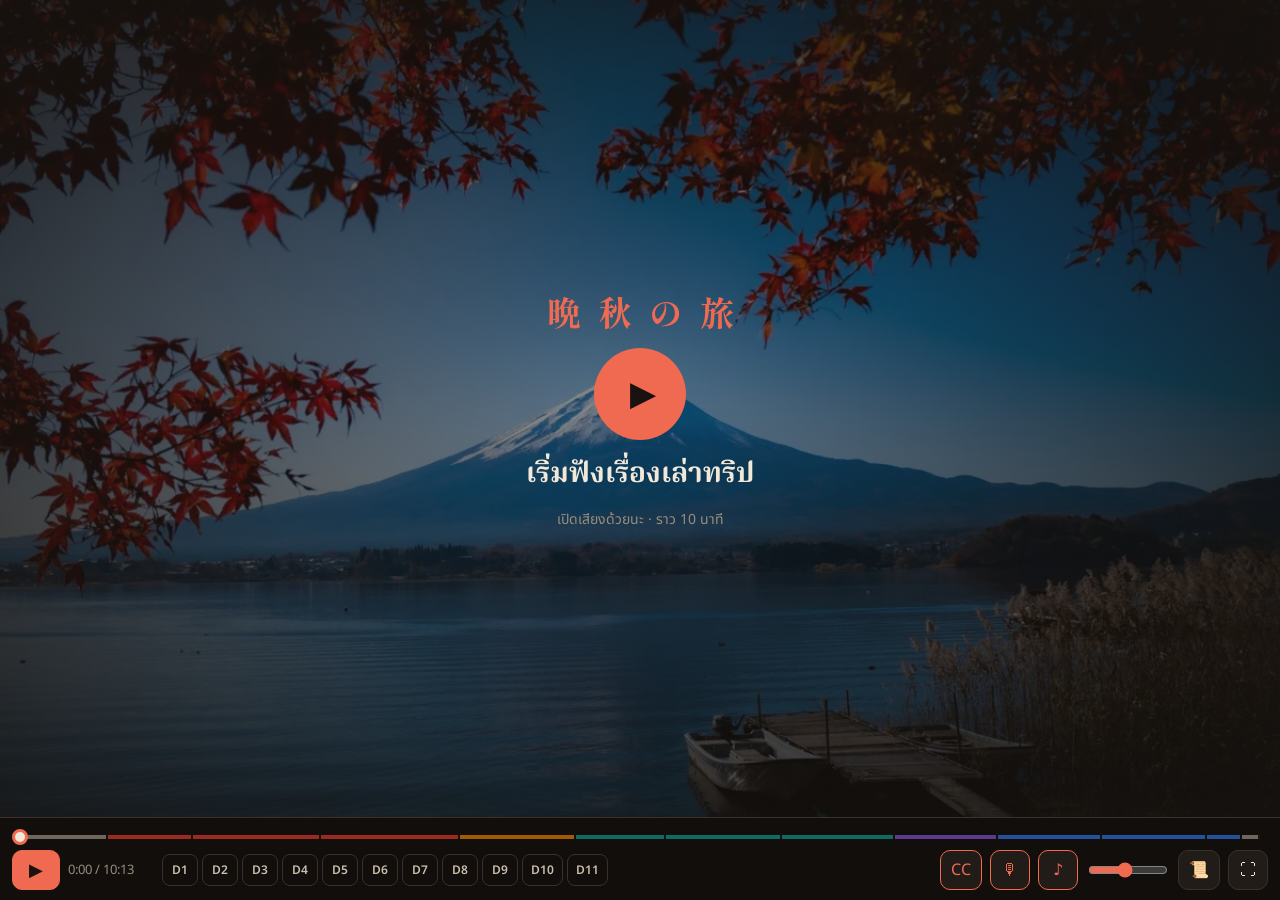
<file: site/original/story/index.html>
<!doctype html>
<html lang="th" data-theme="dark">
<head>
  <meta charset="utf-8">
  <meta name="viewport" content="width=device-width, initial-scale=1, viewport-fit=cover">
  <meta name="robots" content="noindex,nofollow">
  <meta name="theme-color" content="#16120f">
  <title>เรื่องเล่าทริป · Japan 2026</title>
  <meta name="description" content="เล่าทริปญี่ปุ่น 11 วัน ฟูจิ · ชิซุโอกะ · อิซุ · คามาคุระ · โตเกียว แบบ animation">
  <link rel="icon" href="../icons/icon.svg" type="image/svg+xml">
  <link rel="preconnect" href="https://fonts.googleapis.com">
  <link rel="preconnect" href="https://fonts.gstatic.com" crossorigin>
  <link href="https://fonts.googleapis.com/css2?family=Noto+Sans+Thai:wght@400;500;600;700&family=Noto+Serif+Thai:wght@600;700&family=Shippori+Mincho:wght@600;800&display=swap" rel="stylesheet">
  <link rel="stylesheet" href="story.css">
</head>
<body>
  <div class="app" id="app">
    <a class="back" href="../" aria-label="กลับหน้าเว็บทริป">← Japan 2026</a>

    <main class="stage" id="stage" aria-live="off">
      <!-- photo side -->
      <section class="photo" id="photo" aria-hidden="true">
        <div class="frame" data-slot="a"></div>
        <div class="frame" data-slot="b"></div>
        <div class="card-layer" id="cardLayer"></div>
      </section>

      <!-- map side -->
      <section class="map" id="mapWrap" aria-hidden="true">
        <svg id="map" preserveAspectRatio="none">
          <path id="landJapan" class="land"/>
          <path id="landRegion" class="land"/>
          <path id="lakes" class="lake"/>
          <g id="routes"></g>
        </svg>
        <div class="markers" id="markers"></div>
      </section>

      <!-- day / km chip: lives on the photo side so the map stays clear -->
      <div class="odo" id="odo" hidden></div>

      <!-- full-screen scenes (title / chapter / outro) -->
      <section class="overlay" id="overlay" aria-hidden="true"></section>

      <!-- falling leaves / sparkles -->
      <canvas class="fx" id="fx" aria-hidden="true"></canvas>

      <!-- subtitle -->
      <div class="subtitle" id="subtitle" aria-live="polite"><span></span></div>

      <!-- start gate: needed so iOS allows audio -->
      <button class="gate" id="gate" type="button">
        <span class="gate-jp">晩秋の旅</span>
        <span class="gate-play" aria-hidden="true">▶</span>
        <span class="gate-label">เริ่มฟังเรื่องเล่าทริป</span>
        <span class="gate-hint">เปิดเสียงด้วยนะ</span>
      </button>
    </main>

    <!-- controls -->
    <footer class="controls" id="controls">
      <div class="scrub">
        <div class="ticks" id="ticks"></div>
        <input id="seek" type="range" min="0" max="1000" value="0" step="1" aria-label="เลื่อนเวลา">
      </div>
      <div class="bar">
        <button id="play" class="btn primary" type="button" aria-label="เล่น">▶</button>
        <span class="time" id="time">0:00 / 0:00</span>
        <nav class="days" id="days" aria-label="ไปยังวัน"></nav>
        <span class="spacer"></span>
        <button id="cc" class="btn" type="button" aria-pressed="true" aria-label="ซับ">CC</button>
        <button id="voice" class="btn" type="button" aria-pressed="true" aria-label="เสียงผู้เล่า">🎙</button>
        <button id="music" class="btn" type="button" aria-pressed="true" aria-label="เพลง">♪</button>
        <input id="vol" class="vol" type="range" min="0" max="100" value="45" aria-label="ความดังเพลง">
        <button id="tx" class="btn" type="button" aria-pressed="false" aria-label="Transcript">📜</button>
        <button id="fs" class="btn" type="button" aria-label="เต็มจอ">⛶</button>
      </div>
    </footer>

    <!-- transcript drawer -->
    <aside class="drawer" id="drawer" hidden>
      <header><h2>Transcript</h2><button class="btn" id="txClose" type="button" aria-label="ปิด">✕</button></header>
      <ol id="txList"></ol>
    </aside>
  </div>

  <script src="story.js"></script>
</body>
</html>
</file>
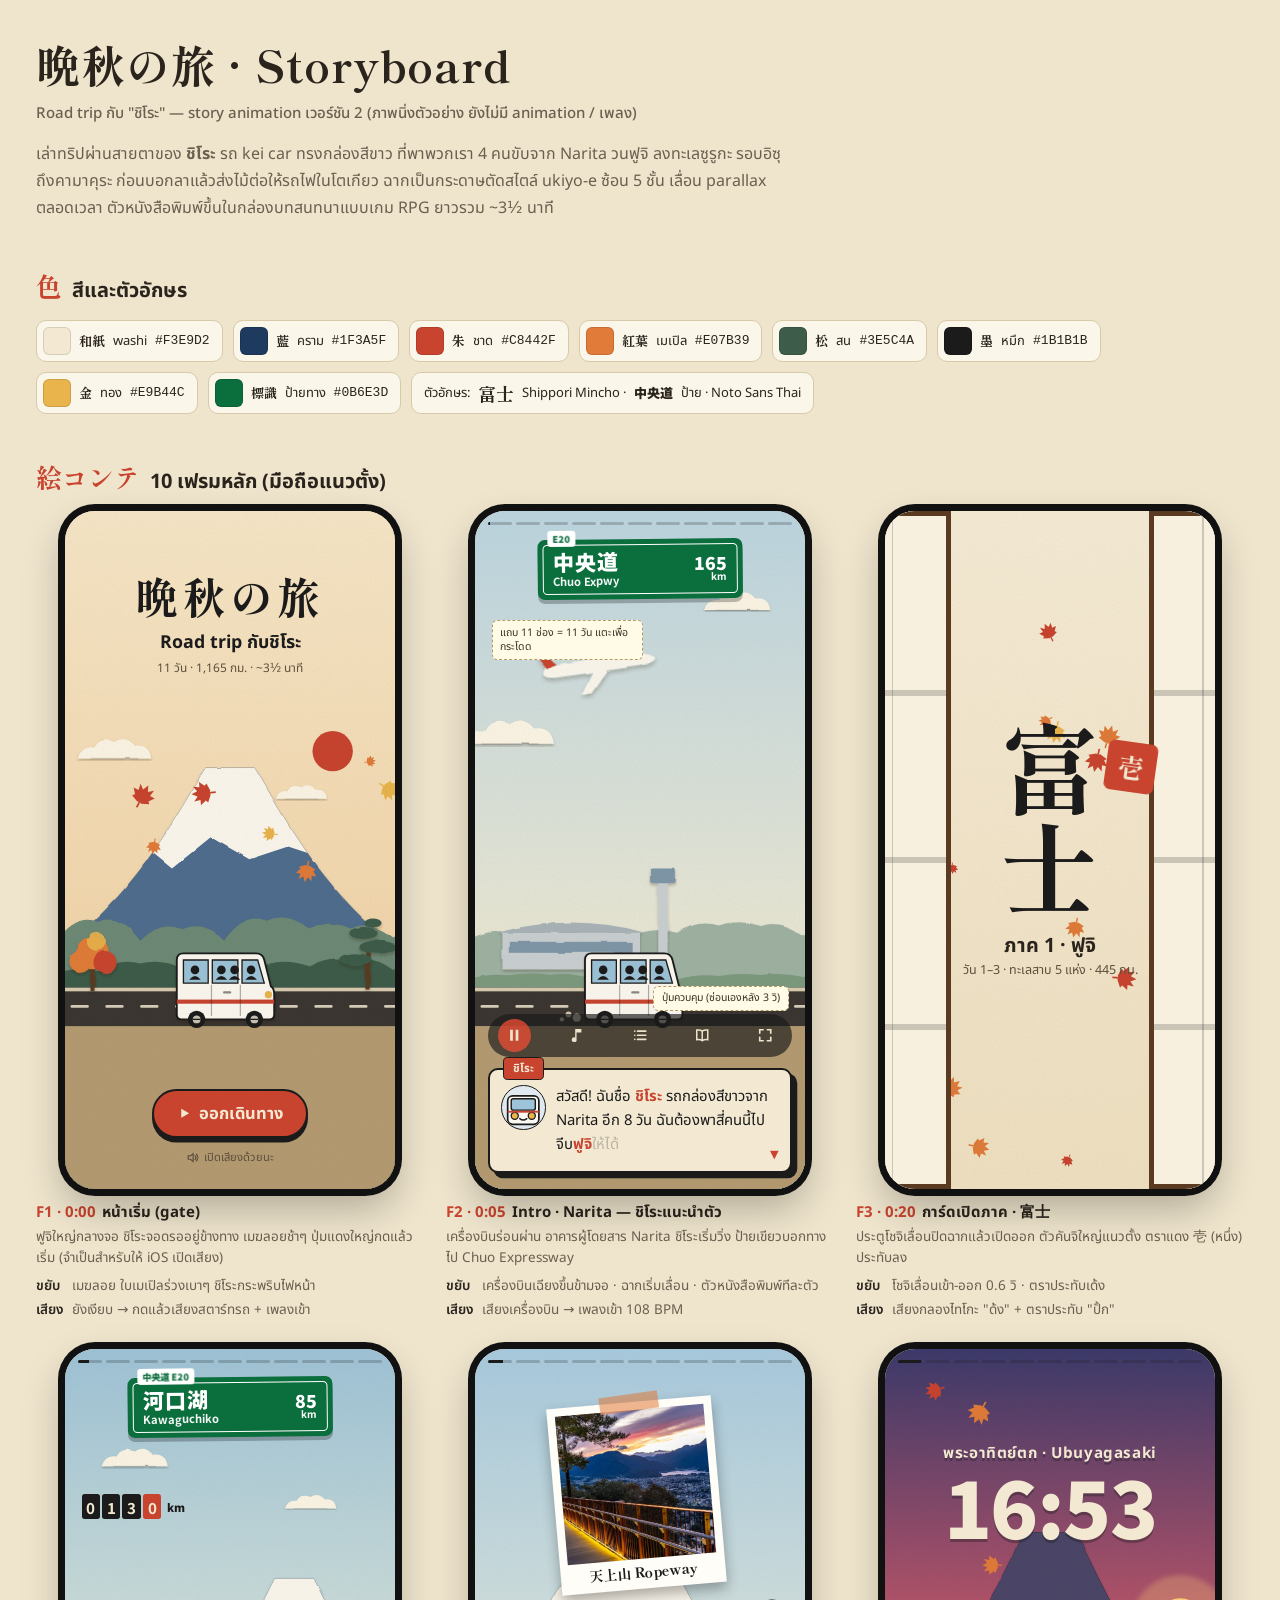
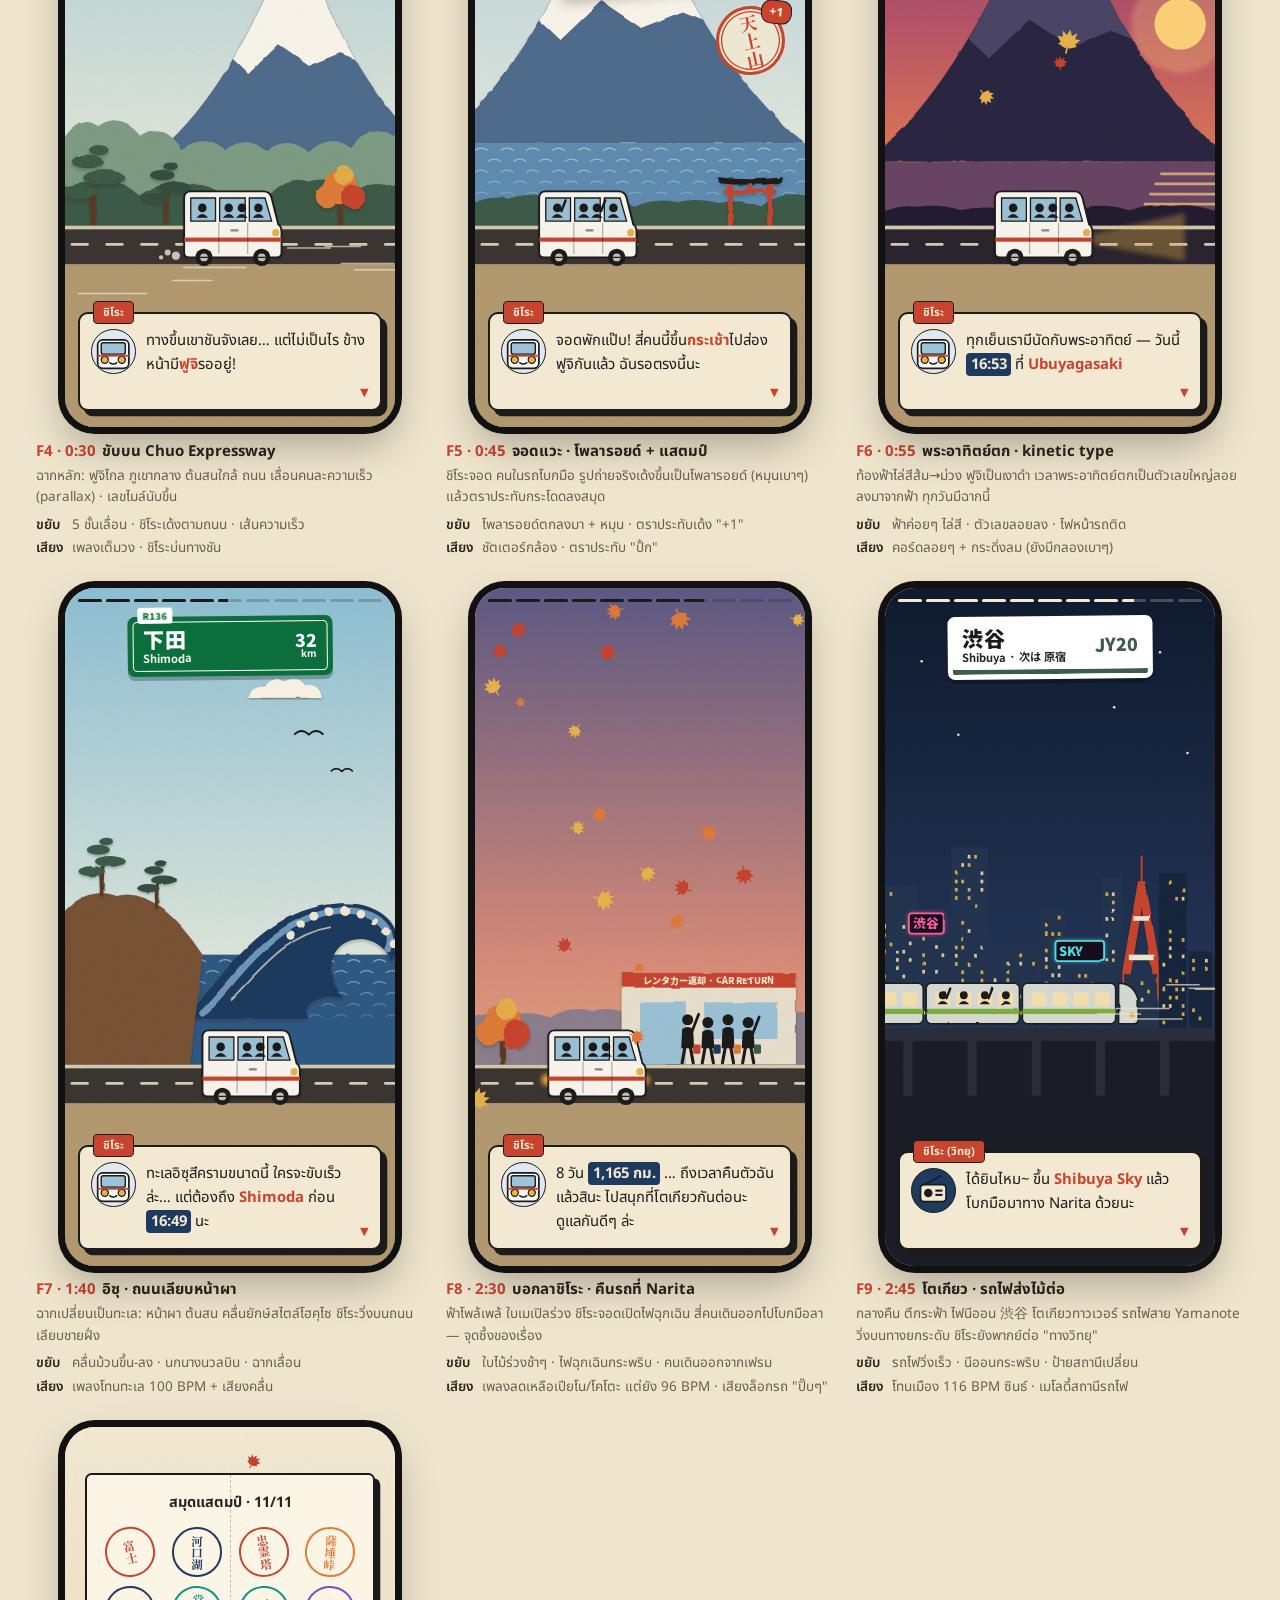
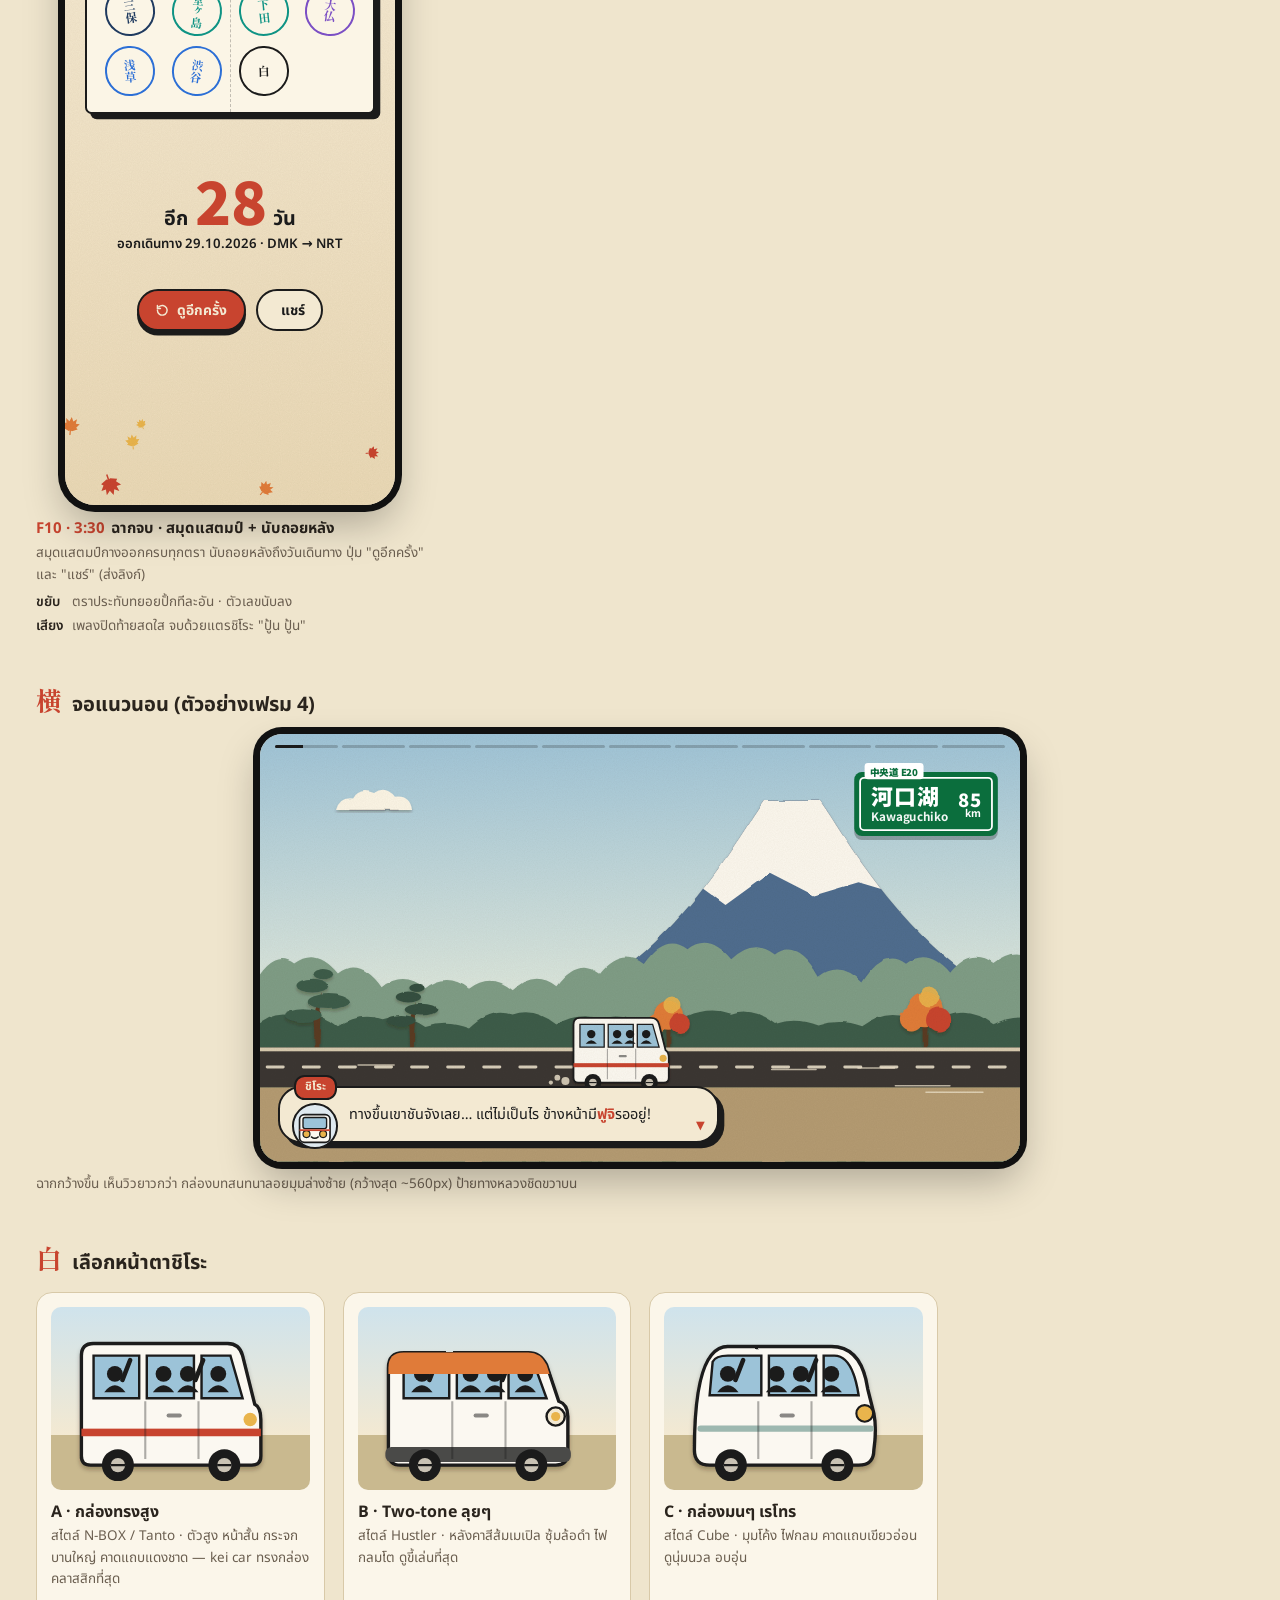
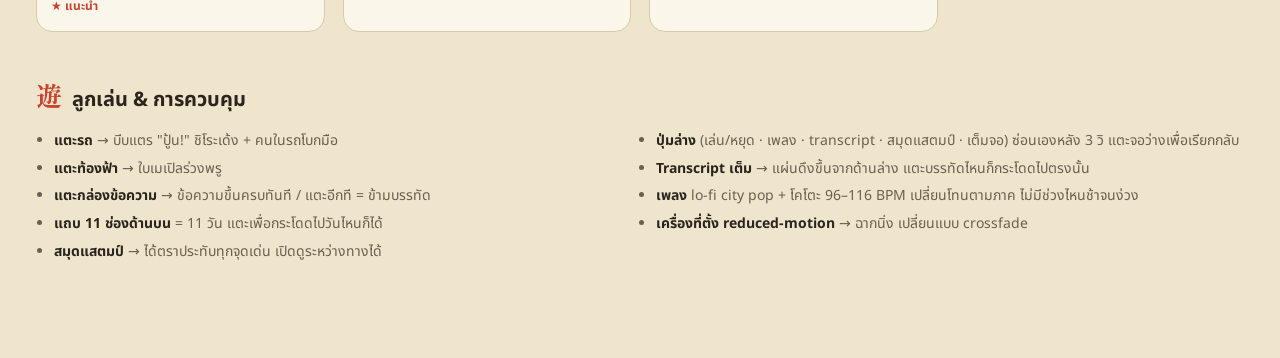
<file: site/roadtrip/storyboard.html>
<!doctype html>
<html lang="th">
<head>
  <meta charset="utf-8">
  <meta name="viewport" content="width=device-width, initial-scale=1, viewport-fit=cover">
  <meta name="robots" content="noindex, nofollow">
  <title>Storyboard · Road trip กับชิโระ</title>
  <link rel="preconnect" href="https://fonts.googleapis.com">
  <link rel="preconnect" href="https://fonts.gstatic.com" crossorigin>
  <link href="https://fonts.googleapis.com/css2?family=Noto+Sans+Thai:wght@400;500;600;700&family=Noto+Sans+JP:wght@700;900&family=Shippori+Mincho:wght@600;800&display=swap" rel="stylesheet">
  <style>
    /* Storyboard only — static frames to agree on the look before building the engine. */
    :root {
      --washi: #F3E9D2; --washi-2: #E9DCBF; --ai: #1F3A5F; --shu: #C8442F; --momiji: #E07B39;
      --matsu: #3E5C4A; --sumi: #1B1B1B; --kin: #E9B44C; --sign: #0B6E3D;
      --page: #EFE5CD; --page-ink: #2a241d; --page-ink-2: #6b5f50; --card: #fbf6ea; --line: #d8c9a8;
      --font: "Noto Sans Thai", system-ui, sans-serif;
      --font-jp: "Shippori Mincho", "Hiragino Mincho ProN", serif;
      --font-sign: "Noto Sans JP", "Noto Sans Thai", system-ui, sans-serif;
    }
    @media (prefers-color-scheme: dark) {
      :root:not([data-theme="light"]) { --page: #17130f; --page-ink: #efe6d4; --page-ink-2: #b3a68f; --card: #221c16; --line: #3b3127; }
    }
    :root[data-theme="dark"] { --page: #17130f; --page-ink: #efe6d4; --page-ink-2: #b3a68f; --card: #221c16; --line: #3b3127; }
    *, *::before, *::after { box-sizing: border-box; }
    body { margin: 0; background: var(--page); color: var(--page-ink); font-family: var(--font); -webkit-font-smoothing: antialiased; }
    .wrap { max-width: 1240px; margin: 0 auto; padding: 32px 16px 80px; }
    header h1 { font-family: var(--font-jp); font-size: clamp(28px, 5vw, 44px); margin: 0 0 4px; letter-spacing: .02em; }
    header h1 small { display: block; font-family: var(--font); font-size: 15px; font-weight: 500; color: var(--page-ink-2); letter-spacing: 0; margin-top: 6px; }
    .lede { max-width: 760px; line-height: 1.7; color: var(--page-ink-2); }
    h2 { font-size: 20px; margin: 44px 0 14px; display: flex; align-items: baseline; gap: 10px; }
    h2 .jp { font-family: var(--font-jp); color: var(--shu); font-size: 26px; }
    .swatches { display: flex; flex-wrap: wrap; gap: 10px; }
    .sw { display: flex; align-items: center; gap: 8px; background: var(--card); border: 1px solid var(--line); border-radius: 10px; padding: 6px 12px 6px 6px; font-size: 13px; }
    .sw i { width: 28px; height: 28px; border-radius: 6px; display: block; box-shadow: inset 0 0 0 1px rgb(0 0 0 / .12); }
    .sw b { font-family: var(--font-jp); }
    .grid { display: grid; grid-template-columns: repeat(auto-fill, minmax(min(100%, 290px), 1fr)); gap: 28px 22px; }
    figure { margin: 0; }
    figcaption { margin-top: 12px; font-size: 13.5px; line-height: 1.6; color: var(--page-ink-2); }
    figcaption .t { display: inline-block; font-weight: 700; color: var(--page-ink); font-size: 15px; margin-bottom: 2px; }
    figcaption .t em { font-style: normal; color: var(--shu); font-variant-numeric: tabular-nums; margin-right: 6px; }
    figcaption dl { margin: 6px 0 0; display: grid; grid-template-columns: auto 1fr; gap: 2px 8px; }
    figcaption dt { font-weight: 600; color: var(--page-ink); }
    figcaption dd { margin: 0; }

    /* ---------- a phone frame ---------- */
    .frame {
      position: relative; width: 100%; max-width: 330px; aspect-ratio: 360 / 740; margin: 0 auto;
      border-radius: 30px; overflow: hidden; container-type: inline-size; isolation: isolate;
      background: var(--washi); box-shadow: 0 0 0 7px #111, 0 18px 40px rgb(0 0 0 / .28);
    }
    .frame.wide { max-width: 760px; aspect-ratio: 16 / 9; border-radius: 22px; }
    .frame > svg.scene { position: absolute; inset: 0; width: 100%; height: 100%; display: block; }
    .grain { position: absolute; inset: 0; pointer-events: none; mix-blend-mode: multiply; opacity: .22; z-index: 5;
      background-image: url("data:image/svg+xml,%3Csvg xmlns='http://www.w3.org/2000/svg' width='160' height='160'%3E%3Cfilter id='n'%3E%3CfeTurbulence type='fractalNoise' baseFrequency='.9' numOctaves='2' stitchTiles='stitch'/%3E%3CfeColorMatrix values='0 0 0 0 .45 0 0 0 0 .38 0 0 0 0 .28 0 0 0 .55 0'/%3E%3C/filter%3E%3Crect width='100%25' height='100%25' filter='url(%23n)'/%3E%3C/svg%3E"); }
    .ov { position: absolute; z-index: 6; }

    /* progress: one segment per day */
    .prog { top: 3.2cqw; left: 4cqw; right: 4cqw; display: grid; grid-template-columns: repeat(11, 1fr); gap: 1.1cqw; }
    .prog i { height: 1.1cqw; border-radius: 1cqw; background: rgb(27 27 27 / .22); overflow: hidden; position: relative; }
    .prog i.done { background: var(--sumi); }
    .prog i.now::after { content: ""; position: absolute; inset: 0; width: var(--p, 40%); background: var(--sumi); }
    .night .prog i { background: rgb(243 233 210 / .25); }
    .night .prog i.done, .night .prog i.now::after { background: var(--washi); }

    /* green expressway sign */
    .sign {
      top: 8.5cqw; left: 50%; transform: translateX(-50%) rotate(-.6deg); min-width: 62cqw;
      background: var(--sign); color: #fff; border-radius: 2.2cqw; padding: 1.4cqw;
      box-shadow: 0 1.2cqw 0 rgb(0 0 0 / .25); font-family: var(--font-sign);
    }
    .sign > div { border: .6cqw solid #fff; border-radius: 1.4cqw; padding: 1.6cqw 3cqw; display: grid; grid-template-columns: 1fr auto; align-items: center; gap: 0 3cqw; }
    .sign .k { font-weight: 900; font-size: 6.4cqw; line-height: 1.05; letter-spacing: .04em; }
    .sign .r { font-weight: 700; font-size: 3.4cqw; opacity: .95; }
    .sign .d { grid-row: span 2; text-align: right; font-weight: 900; font-size: 5.4cqw; line-height: 1; }
    .sign .d small { display: block; font-size: 3cqw; font-weight: 700; }
    .sign .tag { position: absolute; top: -2.6cqw; left: 3cqw; background: #fff; color: var(--sign); font-weight: 900; font-size: 2.8cqw; padding: .3cqw 1.6cqw; border-radius: 1cqw; }
    .sign.station { background: #fff; color: var(--sumi); }
    .sign.station > div { border-color: var(--matsu); border-width: 0 0 1.6cqw; border-radius: .6cqw; }
    .sign.station .d { color: var(--matsu); }

    /* RPG dialog box */
    .dlg {
      left: 4cqw; right: 4cqw; bottom: 5cqw; background: var(--washi); color: var(--sumi);
      border: .8cqw solid var(--sumi); border-radius: 3cqw; padding: 4.6cqw 4.4cqw 4.4cqw 20cqw;
      box-shadow: 1.6cqw 1.6cqw 0 var(--sumi); min-height: 30cqw;
      font-size: 4.5cqw; line-height: 1.6;
    }
    .dlg .who { position: absolute; top: -3.8cqw; left: 4cqw; background: var(--shu); color: var(--washi); font-weight: 700;
      font-size: 3.4cqw; padding: .4cqw 2.6cqw; border-radius: 1.4cqw; border: .6cqw solid var(--sumi); }
    .dlg .ava { position: absolute; left: 3.4cqw; top: 4.6cqw; width: 13.5cqw; height: 13.5cqw; border-radius: 50%;
      background: #dfe9ef; border: .6cqw solid var(--sumi); overflow: hidden; }
    .dlg .ava svg { width: 100%; height: 100%; display: block; }
    .dlg .hl { color: var(--shu); font-weight: 700; }
    .dlg .tm { background: var(--ai); color: var(--washi); font-weight: 700; padding: 0 1.4cqw; border-radius: 1.2cqw; font-variant-numeric: tabular-nums; }
    .dlg .typing { opacity: .25; }
    .dlg .next { position: absolute; right: 3.4cqw; bottom: 2cqw; font-size: 3.4cqw; color: var(--shu); animation: bob 1s ease-in-out infinite; }
    @keyframes bob { 50% { transform: translateY(.8cqw); } }
    .dlg.radio .ava { background: var(--ai); }

    /* polaroid */
    .pol { background: #fffdf7; padding: 2.4cqw 2.4cqw 9cqw; box-shadow: 0 2cqw 4cqw rgb(0 0 0 / .3); width: 50cqw; }
    .pol img { width: 100%; aspect-ratio: 1; object-fit: cover; display: block; background: #ccc; }
    .pol span { position: absolute; left: 0; right: 0; bottom: 2.2cqw; text-align: center; font-family: var(--font-jp); font-weight: 800; font-size: 4.2cqw; color: var(--sumi); }
    .pol::before { content: ""; position: absolute; top: -2.4cqw; left: 50%; width: 18cqw; height: 5cqw; transform: translateX(-50%) rotate(-3deg);
      background: rgb(224 123 57 / .55); }

    /* hanko stamp */
    .stamp { width: 21cqw; height: 21cqw; border-radius: 50%; border: 1cqw solid var(--shu); color: var(--shu);
      display: grid; place-items: center; font-family: var(--font-jp); font-weight: 800; font-size: 5.4cqw; line-height: 1;
      writing-mode: vertical-rl; background: rgb(243 233 210 / .85); transform: rotate(-12deg); box-shadow: inset 0 0 0 .6cqw rgb(243 233 210), inset 0 0 0 1cqw var(--shu); }
    .pop { font-weight: 800; color: var(--washi); background: var(--shu); font-size: 3.6cqw; padding: .6cqw 2.2cqw; border-radius: 3cqw; border: .5cqw solid var(--sumi); transform: rotate(6deg); }

    /* odometer */
    .odo { display: flex; gap: .6cqw; align-items: center; font-family: var(--font-sign); font-weight: 900; }
    .odo b { background: var(--sumi); color: var(--washi); font-size: 4.6cqw; width: 5.6cqw; text-align: center; border-radius: .8cqw; padding: .4cqw 0; }
    .odo b:last-of-type { background: var(--shu); }
    .odo span { margin-left: 1cqw; font-size: 3.4cqw; color: var(--sumi); }

    /* kinetic big type */
    .kin { left: 0; right: 0; text-align: center; color: var(--washi); text-shadow: 0 1cqw 0 rgb(27 27 27 / .35); }
    .kin b { display: block; font-family: var(--font-sign); font-weight: 900; font-size: 24cqw; line-height: 1; letter-spacing: -.02em; }
    .kin span { font-size: 4.6cqw; font-weight: 700; letter-spacing: .04em; }

    /* chapter card */
    .shoji { position: absolute; top: 0; bottom: 0; width: 50%; background:
      linear-gradient(90deg, transparent 31%, rgb(27 27 27 / .2) 31% 32%, transparent 32% 65%, rgb(27 27 27 / .2) 65% 66%, transparent 66%),
      linear-gradient(0deg, transparent 23%, rgb(27 27 27 / .2) 23% 24%, transparent 24% 48%, rgb(27 27 27 / .2) 48% 49%, transparent 49% 73%, rgb(27 27 27 / .2) 73% 74%, transparent 74%),
      #f7f0de; border: 1.6cqw solid #5a3b22; z-index: 6; }
    .shoji.l { left: -30%; } .shoji.r { right: -30%; }
    .chap { inset: 0; display: grid; place-items: center; text-align: center; z-index: 7; }
    .chap .kanji { font-family: var(--font-jp); font-weight: 800; font-size: 30cqw; line-height: 1.02; writing-mode: vertical-rl; color: var(--sumi); margin: 0 auto; }
    .chap .seal { position: absolute; top: 34%; right: 18%; width: 15cqw; height: 15cqw; background: var(--shu); color: var(--washi); border-radius: 2cqw;
      display: grid; place-items: center; font-family: var(--font-jp); font-weight: 800; font-size: 8cqw; transform: rotate(8deg); }
    .chap .name { font-weight: 700; font-size: 6cqw; margin-top: 4cqw; }
    .chap .sub { font-size: 3.8cqw; color: #5d4f3d; }

    /* gate + end */
    .gate { inset: 0; display: flex; flex-direction: column; align-items: center; justify-content: flex-start; padding-top: 16cqw; text-align: center; color: var(--sumi); }
    .gate .jp { font-family: var(--font-jp); font-weight: 800; font-size: 13cqw; letter-spacing: .1em; }
    .gate .cta { margin-top: auto; padding-bottom: 7cqw; display: flex; flex-direction: column; align-items: center; }
    .gate .ttl { font-weight: 700; font-size: 5.4cqw; margin-top: 1cqw; }
    .gate .meta { font-size: 3.6cqw; color: #5d4f3d; margin-top: 1cqw; }
    .btnp { margin-top: 5cqw; display: inline-flex; gap: 2.4cqw; align-items: center; background: var(--shu); color: var(--washi); font-weight: 700; font-size: 5cqw;
      padding: 3cqw 7cqw; border-radius: 10cqw; border: .8cqw solid var(--sumi); box-shadow: 0 1.4cqw 0 var(--sumi); }
    .btnp svg { width: 4.4cqw; height: 4.4cqw; }
    .btng { display: inline-flex; gap: 2cqw; align-items: center; background: var(--washi); color: var(--sumi); font-weight: 700; font-size: 4.2cqw;
      padding: 2.6cqw 5cqw; border-radius: 10cqw; border: .8cqw solid var(--sumi); }
    .gate .hint { margin-top: 3.4cqw; font-size: 3.4cqw; color: #5d4f3d; display: flex; gap: 1.4cqw; align-items: center; }
    .gate .hint svg { width: 4cqw; height: 4cqw; }

    .book { left: 6cqw; right: 6cqw; top: 14cqw; background: #fbf5e6; border: .8cqw solid var(--sumi); border-radius: 2cqw; padding: 5cqw 4cqw;
      box-shadow: 1.6cqw 1.6cqw 0 var(--sumi); display: grid; grid-template-columns: repeat(4, 1fr); gap: 3cqw 2cqw; justify-items: center; }
    .book::before { content: ""; position: absolute; top: 0; bottom: 0; left: 50%; border-left: .4cqw dashed rgb(27 27 27 / .25); }
    .book .stamp { width: 15cqw; height: 15cqw; font-size: 3.6cqw; border-width: .7cqw; box-shadow: none; background: transparent; }
    .book h3 { grid-column: 1 / -1; margin: 0 0 1cqw; font-size: 4.4cqw; }
    .count { left: 0; right: 0; top: 104cqw; text-align: center; }
    .count b { font-family: var(--font-sign); font-weight: 900; font-size: 18cqw; line-height: 1; color: var(--shu); }
    .count span { display: block; font-size: 4cqw; font-weight: 600; color: var(--sumi); }
    .count .big { display: flex; align-items: baseline; justify-content: center; gap: 2cqw; } .count .big span { display: inline; font-size: 6cqw; font-weight: 700; }
    .endbtns { left: 0; right: 0; top: 140cqw; display: flex; gap: 3cqw; justify-content: center; }

    /* controls (shown once, to explain) */
    .ctrl { left: 4cqw; right: 4cqw; bottom: 40cqw; display: flex; justify-content: space-between; align-items: center;
      background: rgb(27 27 27 / .72); border-radius: 8cqw; padding: 1.6cqw 3cqw; opacity: .92; }
    .ctrl span { width: 10cqw; height: 10cqw; display: grid; place-items: center; color: var(--washi); border-radius: 50%; }
    .ctrl span.pri { background: var(--shu); }
    .ctrl svg { width: 5cqw; height: 5cqw; }
    .note { position: absolute; z-index: 9; background: #fffbe6; color: #3a3226; font-size: 3.2cqw; line-height: 1.35; padding: 1.4cqw 2.4cqw; border-radius: 1.6cqw;
      border: .4cqw dashed #b39a68; max-width: 46cqw; }

    /* car options */
    .cars { display: grid; grid-template-columns: repeat(auto-fill, minmax(min(100%, 260px), 1fr)); gap: 18px; }
    .carcard { background: var(--card); border: 1px solid var(--line); border-radius: 16px; padding: 14px; }
    .carcard svg { width: 100%; height: auto; display: block; background: linear-gradient(#cfe3ec, #f3e9d2 70%, #c9b98f 70%); border-radius: 10px; }
    .carcard h3 { margin: 10px 0 2px; font-size: 16px; }
    .carcard p { margin: 0; font-size: 13.5px; line-height: 1.6; color: var(--page-ink-2); }
    .carcard .pick { display: inline-block; margin-top: 6px; font-size: 12px; font-weight: 700; color: var(--shu); }
    .rules { columns: 2 300px; font-size: 14px; line-height: 1.7; color: var(--page-ink-2); padding-left: 18px; }
    .rules li { break-inside: avoid; margin-bottom: 4px; }
    .rules b { color: var(--page-ink); }
  </style>
</head>
<body>
  <!-- shared SVG defs: paper-cut edge + soft drop shadow -->
  <svg width="0" height="0" style="position:absolute" aria-hidden="true">
    <defs>
      <filter id="paper" x="-5%" y="-5%" width="110%" height="115%">
        <feTurbulence type="fractalNoise" baseFrequency="0.045" numOctaves="2" seed="7" result="n"/>
        <feDisplacementMap in="SourceGraphic" in2="n" scale="3.2" xChannelSelector="R" yChannelSelector="G" result="d"/>
        <feDropShadow in="d" dx="0" dy="2.2" stdDeviation="1.6" flood-color="#2a1c0c" flood-opacity=".28"/>
      </filter>
      <filter id="paperCar" x="-5%" y="-5%" width="110%" height="115%">
        <feTurbulence type="fractalNoise" baseFrequency="0.06" numOctaves="1" seed="5" result="n"/>
        <feDisplacementMap in="SourceGraphic" in2="n" scale="1.4" xChannelSelector="R" yChannelSelector="G" result="d"/>
        <feDropShadow in="d" dx="0" dy="2" stdDeviation="1.4" flood-color="#2a1c0c" flood-opacity=".3"/>
      </filter>
      <filter id="paperLite" x="-5%" y="-5%" width="110%" height="115%">
        <feTurbulence type="fractalNoise" baseFrequency="0.05" numOctaves="2" seed="3" result="n"/>
        <feDisplacementMap in="SourceGraphic" in2="n" scale="2.4" xChannelSelector="R" yChannelSelector="G"/>
      </filter>
      <filter id="glow" x="-50%" y="-50%" width="200%" height="200%"><feGaussianBlur stdDeviation="3"/></filter>
    </defs>
  </svg>

  <div class="wrap">
    <header>
      <h1>晩秋の旅 · Storyboard<small>Road trip กับ "ชิโระ" — story animation เวอร์ชัน 2 (ภาพนิ่งตัวอย่าง ยังไม่มี animation / เพลง)</small></h1>
      <p class="lede">เล่าทริปผ่านสายตาของ <b>ชิโระ</b> รถ kei car ทรงกล่องสีขาว ที่พาพวกเรา 4 คนขับจาก Narita วนฟูจิ ลงทะเลซูรูกะ รอบอิซุ ถึงคามาคุระ ก่อนบอกลาแล้วส่งไม้ต่อให้รถไฟในโตเกียว ฉากเป็นกระดาษตัดสไตล์ ukiyo-e ซ้อน 5 ชั้น เลื่อน parallax ตลอดเวลา ตัวหนังสือพิมพ์ขึ้นในกล่องบทสนทนาแบบเกม RPG ยาวรวม ~3½ นาที</p>
    </header>

    <h2><span class="jp">色</span> สีและตัวอักษร</h2>
    <div class="swatches" id="swatches"></div>

    <h2><span class="jp">絵コンテ</span> 10 เฟรมหลัก (มือถือแนวตั้ง)</h2>
    <div class="grid" id="frames"></div>

    <h2><span class="jp">横</span> จอแนวนอน (ตัวอย่างเฟรม 4)</h2>
    <figure>
      <div class="frame wide" id="wide"></div>
      <figcaption>ฉากกว้างขึ้น เห็นวิวยาวกว่า กล่องบทสนทนาลอยมุมล่างซ้าย (กว้างสุด ~560px) ป้ายทางหลวงชิดขวาบน</figcaption>
    </figure>

    <h2><span class="jp">白</span> เลือกหน้าตาชิโระ</h2>
    <div class="cars" id="cars"></div>

    <h2><span class="jp">遊</span> ลูกเล่น &amp; การควบคุม</h2>
    <ul class="rules">
      <li><b>แตะรถ</b> → บีบแตร "ปู้น!" ชิโระเด้ง + คนในรถโบกมือ</li>
      <li><b>แตะท้องฟ้า</b> → ใบเมเปิลร่วงพรู</li>
      <li><b>แตะกล่องข้อความ</b> → ข้อความขึ้นครบทันที / แตะอีกที = ข้ามบรรทัด</li>
      <li><b>แถบ 11 ช่องด้านบน</b> = 11 วัน แตะเพื่อกระโดดไปวันไหนก็ได้</li>
      <li><b>สมุดแสตมป์</b> → ได้ตราประทับทุกจุดเด่น เปิดดูระหว่างทางได้</li>
      <li><b>ปุ่มล่าง</b> (เล่น/หยุด · เพลง · transcript · สมุดแสตมป์ · เต็มจอ) ซ่อนเองหลัง 3 วิ แตะจอว่างเพื่อเรียกกลับ</li>
      <li><b>Transcript เต็ม</b> → แผ่นดึงขึ้นจากด้านล่าง แตะบรรทัดไหนก็กระโดดไปตรงนั้น</li>
      <li><b>เพลง</b> lo-fi city pop + โคโตะ 96–116 BPM เปลี่ยนโทนตามภาค ไม่มีช่วงไหนช้าจนง่วง</li>
      <li><b>เครื่องที่ตั้ง reduced-motion</b> → ฉากนิ่ง เปลี่ยนแบบ crossfade</li>
    </ul>
  </div>

  <script>
  (() => {
    "use strict";
    const C = { washi: "#F3E9D2", ai: "#1F3A5F", shu: "#C8442F", momiji: "#E07B39", matsu: "#3E5C4A", sumi: "#1B1B1B", kin: "#E9B44C" };

    /* ---------- tiny helpers ---------- */
    const rng = (seed) => () => { seed |= 0; seed = (seed + 0x6D2B79F5) | 0; let t = Math.imul(seed ^ (seed >>> 15), 1 | seed); t = (t + Math.imul(t ^ (t >>> 7), 61 | t)) ^ t; return ((t ^ (t >>> 14)) >>> 0) / 4294967296; };
    let uid = 0;
    const id = (p) => `${p}${++uid}`;
    const ICON = {
      play: '<svg viewBox="0 0 24 24" fill="currentColor"><path d="M7 4.5v15l13-7.5z"/></svg>',
      pause: '<svg viewBox="0 0 24 24" fill="currentColor"><path d="M6 4h4v16H6zM14 4h4v16h-4z"/></svg>',
      note: '<svg viewBox="0 0 24 24" fill="currentColor"><path d="M9 3v12.3A3.5 3.5 0 1 0 11 18V8h7V3z"/></svg>',
      list: '<svg viewBox="0 0 24 24" fill="none" stroke="currentColor" stroke-width="2.4" stroke-linecap="round"><path d="M8 6h12M8 12h12M8 18h12M4 6h.01M4 12h.01M4 18h.01"/></svg>',
      book: '<svg viewBox="0 0 24 24" fill="none" stroke="currentColor" stroke-width="2.2"><path d="M12 6c-2-1.5-5-2-8-1.5v14c3-.5 6 0 8 1.5 2-1.5 5-2 8-1.5v-14c-3-.5-6 0-8 1.5zM12 6v14"/></svg>',
      full: '<svg viewBox="0 0 24 24" fill="none" stroke="currentColor" stroke-width="2.4" stroke-linecap="round"><path d="M4 9V4h5M20 9V4h-5M4 15v5h5M20 15v5h-5"/></svg>',
      sound: '<svg viewBox="0 0 24 24" fill="none" stroke="currentColor" stroke-width="2.2" stroke-linecap="round"><path d="M4 9h4l5-4v14l-5-4H4zM16.5 8.5a5 5 0 0 1 0 7M19 6a8.5 8.5 0 0 1 0 12"/></svg>',
      replay: '<svg viewBox="0 0 24 24" fill="none" stroke="currentColor" stroke-width="2.4" stroke-linecap="round"><path d="M4 12a8 8 0 1 0 2.5-5.8M4 4v5h5"/></svg>',
      share: '<svg viewBox="0 0 24 24" fill="none" stroke="currentColor" stroke-width="2.4" stroke-linecap="round" stroke-linejoin="round"><path d="M12 15V3M7 8l5-5 5 5M5 13v7h14v-7"/></svg>',
    };

    /* ---------- scenery (all return SVG strings; W = scene width, H = scene height) ---------- */
    const sky = (W, H, stops) => {
      const g = id("sky");
      return `<defs><linearGradient id="${g}" x1="0" y1="0" x2="0" y2="1">${stops.map(([o, c]) => `<stop offset="${o}" stop-color="${c}"/>`).join("")}</linearGradient></defs><rect width="${W}" height="${H}" fill="url(#${g})"/>`;
    };
    const sun = (x, y, r, c = C.kin, glow = true) =>
      (glow ? `<circle cx="${x}" cy="${y}" r="${r * 1.9}" fill="${c}" opacity=".28" filter="url(#glow)"/>` : "") + `<circle cx="${x}" cy="${y}" r="${r}" fill="${c}"/>`;
    const hills = (W, H, y, amp, color, seed, step = 46, filter = "paper") => {
      const r = rng(seed); let d = `M-10 ${H} L-10 ${y}`; let px = -10, py = y;
      for (let x = -10 + step; x <= W + step; x += step) { const ny = y - r() * amp; d += ` Q${px + step / 2} ${Math.min(py, ny) - amp * .35} ${x} ${ny}`; px = x; py = ny; }
      return `<path d="${d} L${W + 10} ${H} Z" fill="${color}" filter="url(#${filter})"/>`;
    };
    const fuji = (cx, base, w, h, body = "#4F6D8F", snow = "#FBF7EE") => {
      const cp = id("fj");
      const d = `M${cx - w / 2} ${base} C${cx - w * .26} ${base - h * .3} ${cx - w * .12} ${base - h * .86} ${cx - w * .07} ${base - h} L${cx + w * .07} ${base - h} C${cx + w * .12} ${base - h * .86} ${cx + w * .26} ${base - h * .3} ${cx + w / 2} ${base} Z`;
      const sy = base - h * .6; let zz = `M${cx - w / 2} ${base - h - 5} L${cx + w / 2} ${base - h - 5} L${cx + w / 2} ${sy}`;
      const n = 9; for (let i = n; i >= 0; i--) zz += ` L${cx - w / 2 + (w * i) / n} ${sy + (i % 2 ? h * .1 : -h * .02) + (i % 3 === 0 ? h * .05 : 0)}`;
      return `<g filter="url(#paper)"><defs><clipPath id="${cp}"><path d="${d}"/></clipPath></defs><path d="${d}" fill="${body}"/><path d="${zz}Z" fill="${snow}" clip-path="url(#${cp})"/>` +
        `<path d="${d}" fill="none" stroke="rgb(0 0 0 / .08)" stroke-width="1"/></g>`;
    };
    const cloud = (x, y, s, c = "#FBF5E6") =>
      `<g transform="translate(${x} ${y}) scale(${s})" filter="url(#paper)"><path d="M0 20 Q4 6 18 8 Q24 -4 40 2 Q52 -6 62 6 Q78 4 80 20 Z" fill="${c}"/><path d="M14 20 h52" stroke="${C.sumi}" stroke-opacity=".12" stroke-width="1.4"/></g>`;
    const pine = (x, y, s, c = C.matsu) =>
      `<g transform="translate(${x} ${y}) scale(${s})" filter="url(#paper)"><path d="M-2 0 L-3 -30 Q0 -40 4 -50 L3 -30 L2 0Z" fill="#5a3b22"/>` +
      `<ellipse cx="-12" cy="-30" rx="16" ry="6" fill="${c}"/><ellipse cx="10" cy="-42" rx="18" ry="6.5" fill="${c}"/><ellipse cx="-4" cy="-56" rx="14" ry="6" fill="${c}"/><ellipse cx="6" cy="-66" rx="9" ry="4.5" fill="${c}"/></g>`;
    const maple = (x, y, s, c = C.momiji) =>
      `<g transform="translate(${x} ${y}) scale(${s})" filter="url(#paper)"><path d="M-2 0 L-2.5 -26 L2.5 -26 L2 0Z" fill="#5a3b22"/>` +
      `<circle cx="0" cy="-40" r="17" fill="${c}"/><circle cx="-13" cy="-31" r="11" fill="${c}"/><circle cx="13" cy="-30" r="12" fill="${C.shu}"/><circle cx="4" cy="-52" r="10" fill="${C.kin}" opacity=".9"/></g>`;
    const torii = (x, y, s) =>
      `<g transform="translate(${x} ${y}) scale(${s})" filter="url(#paper)"><rect x="-22" y="-44" width="5" height="44" fill="${C.shu}"/><rect x="17" y="-44" width="5" height="44" fill="${C.shu}"/>` +
      `<rect x="-26" y="-36" width="52" height="4" fill="${C.shu}"/><path d="M-32 -48 Q0 -44 32 -48 L30 -42 Q0 -39 -30 -42Z" fill="${C.sumi}"/><rect x="-2" y="-42" width="4" height="7" fill="${C.shu}"/></g>`;
    const pagoda = (x, y, s) => {
      let g = `<g transform="translate(${x} ${y}) scale(${s})" filter="url(#paper)"><rect x="-1" y="-118" width="2" height="18" fill="${C.sumi}"/>`;
      for (let i = 0; i < 5; i++) { const w = 34 - i * 5, yy = -i * 20; g += `<rect x="${-w / 2 + 5}" y="${yy - 16}" width="${w - 10}" height="16" fill="${C.shu}"/><path d="M${-w / 2 - 6} ${yy - 14} Q0 ${yy - 22} ${w / 2 + 6} ${yy - 14} L${w / 2} ${yy - 19} Q0 ${yy - 25} ${-w / 2} ${yy - 19}Z" fill="${C.sumi}"/>`; }
      return g + "</g>";
    };
    const daibutsu = (x, y, s) =>
      `<g transform="translate(${x} ${y}) scale(${s})" filter="url(#paper)" fill="#5E7A6E"><path d="M-48 0 Q-50 -40 -30 -56 Q-16 -64 0 -64 Q16 -64 30 -56 Q50 -40 48 0Z"/>` +
      `<ellipse cx="0" cy="-80" rx="17" ry="20"/><circle cx="0" cy="-100" r="9"/><ellipse cx="0" cy="-10" rx="26" ry="9" fill="#4d665b"/></g>`;
    const seaBand = (W, H, y, c1 = "#2f5a86", c2 = C.ai, lines = true) => {
      let s = `<rect x="0" y="${y}" width="${W}" height="${H - y}" fill="${c1}" filter="url(#paperLite)"/><rect x="0" y="${y + (H - y) * .45}" width="${W}" height="${H - y}" fill="${c2}"/>`;
      if (lines) for (let row = 0; row < 6; row++) { const yy = y + 8 + row * 12; let d = ""; for (let x = (row % 2) * 14; x < W; x += 28) d += `M${x} ${yy} q7 -5 14 0 `; s += `<path d="${d}" stroke="${C.washi}" stroke-opacity="${.55 - row * .07}" stroke-width="1.3" fill="none"/>`; }
      return s;
    };
    const bigWave = (x, y, s) => {
      let foam = ""; const r = rng(11);
      for (let i = 0; i < 9; i++) { const a = -2.6 + i * .28, R = 70; foam += `<circle cx="${130 + Math.cos(a) * R * .9}" cy="${-62 + Math.sin(a) * R * .8}" r="${3 + r() * 3}" fill="${C.washi}"/>`; }
      return `<g transform="translate(${x} ${y}) scale(${s})" filter="url(#paper)">` +
        `<path d="M-40 0 C0 -40 40 -120 130 -126 C182 -128 206 -92 186 -64 C176 -84 156 -92 138 -84 C116 -74 114 -44 134 -22 C104 -30 86 -12 96 0 Z" fill="${C.ai}"/>` +
        `<path d="M-20 -6 C20 -44 56 -112 130 -118 C172 -120 192 -96 182 -76" fill="none" stroke="#6f97bd" stroke-width="7" stroke-linecap="round"/>` +
        `<path d="M10 -20 C40 -50 70 -92 120 -100" fill="none" stroke="${C.washi}" stroke-width="2" stroke-opacity=".7"/>${foam}</g>`;
    };
    const cliff = (x, y, w, h, c = "#7a5236") =>
      `<path d="M${x} ${y} L${x} ${y - h * .7} Q${x + w * .2} ${y - h} ${x + w * .45} ${y - h * .92} Q${x + w * .7} ${y - h * .98} ${x + w} ${y - h * .6} L${x + w * .92} ${y}Z" fill="${c}" filter="url(#paper)"/>`;
    const city = (W, y, seed, night = true, neon = []) => {
      const r = rng(seed); let s = ""; let x = -6;
      while (x < W) {
        const w = 22 + r() * 34, h = 50 + r() * 150, c = night ? (r() < .5 ? "#18273d" : "#22344f") : (r() < .5 ? "#8aa0b8" : "#9db1c4");
        s += `<rect x="${x}" y="${y - h}" width="${w}" height="${h}" fill="${c}"/>`;
        if (night) for (let wy = y - h + 8; wy < y - 6; wy += 9) for (let wx = x + 4; wx < x + w - 5; wx += 7) if (r() < .32) s += `<rect x="${wx}" y="${wy}" width="3" height="4" fill="${r() < .7 ? C.kin : "#f6d8a8"}" opacity=".9"/>`;
        x += w + 2;
      }
      neon.forEach(([nx, ny, txt, col]) => { s += `<g><rect x="${nx - 4}" y="${ny - 15}" width="${txt.length * 15 + 8}" height="22" rx="3" fill="${col}" filter="url(#glow)" opacity=".8"/><rect x="${nx - 4}" y="${ny - 15}" width="${txt.length * 15 + 8}" height="22" rx="3" fill="#120e1c" stroke="${col}" stroke-width="2"/><text x="${nx}" y="${ny + 1}" font-family="Noto Sans JP" font-weight="900" font-size="14" fill="${col}">${txt}</text></g>`; });
      return `<g filter="url(#paperLite)">${s}</g>`;
    };
    const tower = (x, y, s) =>
      `<g transform="translate(${x} ${y}) scale(${s})" filter="url(#paper)"><path d="M-30 0 L-4 -150 L4 -150 L30 0 L20 0 L0 -120 L-20 0Z" fill="${C.shu}"/><rect x="-14" y="-70" width="28" height="6" fill="${C.washi}"/><rect x="-9" y="-112" width="18" height="5" fill="${C.washi}"/><rect x="-1" y="-178" width="2" height="30" fill="${C.shu}"/></g>`;
    const road = (W, H, y, c = "#3b3632") => {
      let d = ""; for (let x = 6; x < W; x += 38) d += `<rect x="${x}" y="${y + 19}" width="20" height="3" rx="1.5" fill="${C.washi}" opacity=".85"/>`;
      return `<rect x="0" y="${y}" width="${W}" height="42" fill="${c}"/><rect x="0" y="${y}" width="${W}" height="4" fill="#d8cbb0"/>${d}<rect x="0" y="${y + 42}" width="${W}" height="${H - y - 42}" fill="#b49b72"/><rect x="0" y="${y + 42}" width="${W}" height="${H - y - 42}" fill="url(#none)"/>`;
    };
    const speed = (W, y, n, seed) => { const r = rng(seed); let s = ""; for (let i = 0; i < n; i++) { const yy = y + r() * 60, x = r() * W; s += `<rect x="${x}" y="${yy}" width="${30 + r() * 50}" height="1.6" rx=".8" fill="${C.washi}" opacity=".7"/>`; } return s; };
    const leaves = (W, H, n, seed, y0 = 0) => {
      const r = rng(seed); let s = "";
      for (let i = 0; i < n; i++) { const x = r() * W, y = y0 + r() * (H - y0), a = r() * 360, sc = .5 + r() * .7, c = [C.momiji, C.shu, C.kin][i % 3];
        s += `<path transform="translate(${x} ${y}) rotate(${a}) scale(${sc})" d="M0 5 L-2 6 L-9 3 L-7 1 L-11 -4 L-6 -4 L-7 -10 L-2.5 -6.5 L0 -12 L2.5 -6.5 L7 -10 L6 -4 L11 -4 L7 1 L9 3 L2 6Z" fill="${c}"/><path transform="translate(${x} ${y}) rotate(${a}) scale(${sc})" d="M0 4 L0 11" stroke="${c}" stroke-width="1.6"/>`; }
      return s;
    };
    const plane = (x, y, s) =>
      `<g transform="translate(${x} ${y}) scale(${s}) rotate(-8)" filter="url(#paper)" fill="#fbf7ee"><path d="M-40 0 Q-40 -6 -30 -6 L34 -6 Q46 -4 48 0 Q46 4 34 4 L-30 4 Q-40 4 -40 0Z"/><path d="M0 -4 L-14 -26 L-6 -26 L14 -4Z"/><path d="M0 2 L-12 20 L-5 20 L12 2Z"/><path d="M-36 -4 L-44 -18 L-38 -18 L-28 -6Z" fill="${C.shu}"/></g>`;
    const terminal = (x, y, w) =>
      `<g filter="url(#paper)"><rect x="${x}" y="${y - 40}" width="${w}" height="40" fill="#c9cfd2"/><path d="M${x - 6} ${y - 40} Q${x + w / 2} ${y - 62} ${x + w + 6} ${y - 40}Z" fill="#a9b3b8"/>` +
      `<rect x="${x + 8}" y="${y - 30}" width="${w - 16}" height="12" fill="#7f97a8"/><rect x="${x + w + 20}" y="${y - 96}" width="10" height="96" fill="#c9cfd2"/><rect x="${x + w + 12}" y="${y - 110}" width="26" height="16" rx="3" fill="#7f97a8"/></g>`;

    /* ---------- vehicles ---------- */
    const people = (xs, y, wave) => xs.map((px, i) =>
      `<circle cx="${px}" cy="${y}" r="5.2" fill="${C.sumi}"/><path d="M${px - 7} ${y + 12} Q${px} ${y + 3} ${px + 7} ${y + 12}Z" fill="${C.sumi}"/>` +
      (wave && i % 2 === 0 ? `<path d="M${px + 5} ${y + 4} L${px + 10} ${y - 9}" stroke="${C.sumi}" stroke-width="3" stroke-linecap="round"/>` : "")).join("");
    const walkers = (x, y, n = 4) => Array.from({ length: n }, (_, i) => { const px = x + i * 22, h = i % 2 ? 0 : 3;
      return `<g fill="${C.sumi}"><circle cx="${px}" cy="${y - 44 - h}" r="6"/><path d="M${px - 7} ${y - 16} L${px - 6} ${y - 34 - h} Q${px} ${y - 38 - h} ${px + 6} ${y - 34 - h} L${px + 7} ${y - 16}Z"/>` +
        `<path d="M${px - 3} ${y - 17} L${px - 6} ${y}M${px + 3} ${y - 17} L${px + 6} ${y}" stroke="${C.sumi}" stroke-width="3.4" stroke-linecap="round"/>` +
        (i === 0 || i === 3 ? `<path d="M${px + 5} ${y - 32 - h} L${px + 12} ${y - 50 - h}" stroke="${C.sumi}" stroke-width="3" stroke-linecap="round"/>` : "") +
        `<rect x="${px + 6}" y="${y - 20}" width="8" height="10" rx="1.5" fill="${[C.shu, C.ai, C.momiji, C.matsu][i]}"/></g>`; }).join("");
    const wheel = (x, y, r = 10.5) => `<circle cx="${x}" cy="${y}" r="${r}" fill="${C.sumi}"/><circle cx="${x}" cy="${y}" r="${r * .45}" fill="#c9c2b4"/><path d="M${x - r * .45} ${y} H${x + r * .45}" stroke="${C.sumi}" stroke-width="1.4"/>`;
    // Shiro, side view facing right. Origin = road contact point under the rear wheel area.
    const shiro = (x, y, s = 1, o = {}) => {
      const v = o.v || "A", body = "#FBF8F1", trim = o.trim || (v === "B" ? C.momiji : v === "C" ? "#9db8b0" : C.shu);
      const lights = o.lights ? `<path d="M118 -34 L230 -60 L230 -2 L118 -22Z" fill="${C.kin}" opacity=".35" filter="url(#glow)"/>` : "";
      const hazard = o.hazard ? `<circle cx="115" cy="-26" r="7" fill="#ffb02e" filter="url(#glow)"/><circle cx="-1" cy="-26" r="7" fill="#ffb02e" filter="url(#glow)"/>` : "";
      let shape, win, extra = "";
      if (v === "A") { // tall box (N-BOX / Tanto-ish)
        shape = `<path d="M0 -12 L0 -78 Q0 -86 8 -86 L96 -86 Q104 -86 106 -78 L114 -46 Q118 -44 118 -36 L118 -12 Q118 -6 112 -6 L6 -6 Q0 -6 0 -12Z"/>`;
        win = `<path d="M8 -78 H38 V-50 H8Z M43 -78 H74 V-50 H43Z M79 -78 H98 L106 -50 H79Z"/>`;
        extra = `<rect x="0" y="-30" width="118" height="5" fill="${trim}"/><circle cx="111" cy="-36" r="4.4" fill="${C.kin}"/>`;
      } else if (v === "B") { // two-tone crossover (Hustler-ish)
        shape = `<path d="M0 -14 L0 -70 Q0 -80 10 -80 L92 -80 Q100 -80 104 -72 L112 -48 Q118 -46 118 -38 L118 -14 Q118 -6 110 -6 L8 -6 Q0 -6 0 -14Z"/>`;
        win = `<path d="M10 -72 H40 V-50 H10Z M45 -72 H74 V-50 H45Z M79 -72 H96 L104 -50 H79Z"/>`;
        extra = `<path d="M0 -70 Q0 -80 10 -80 L92 -80 Q100 -80 104 -72 L106 -66 H0Z" fill="${trim}"/><rect x="-2" y="-18" width="122" height="10" rx="4" fill="#4a4a48"/><circle cx="110" cy="-38" r="6" fill="${C.washi}" stroke="${C.sumi}" stroke-width="1.6"/><circle cx="110" cy="-38" r="3" fill="${C.kin}"/>`;
      } else { // rounded box (Cube-ish)
        shape = `<path d="M0 -16 Q0 -84 22 -84 L90 -84 Q110 -84 114 -56 L118 -40 Q120 -30 118 -16 Q118 -6 108 -6 L10 -6 Q0 -6 0 -16Z"/>`;
        win = `<path d="M12 -74 Q14 -78 22 -78 H44 V-52 H10Z M49 -78 H80 V-52 H49Z M85 -78 H92 Q104 -78 108 -52 H85Z"/>`;
        extra = `<rect x="2" y="-32" width="116" height="4" rx="2" fill="${trim}"/><circle cx="112" cy="-40" r="5.5" fill="${C.kin}" stroke="${C.sumi}" stroke-width="1.4"/>`;
      }
      const ppl = people([22, 54, 70, 90], -66, o.wave);
      return `<g transform="translate(${x} ${y}) scale(${s})">${lights}${hazard}<g filter="url(#paperCar)" fill="${body}" stroke="${C.sumi}" stroke-width="2.2">${shape}</g>` +
        `<g fill="#9cc3d8" stroke="${C.sumi}" stroke-width="1.6">${win}</g><g clip-path="none">${ppl}</g>${extra}` +
        `<path d="M42 -48 V-10 M77 -48 V-10" stroke="${C.sumi}" stroke-opacity=".35" stroke-width="1.4"/><rect x="56" y="-40" width="10" height="2.6" rx="1.3" fill="${C.sumi}" opacity=".5"/>` +
        `${wheel(24, -6)}${wheel(94, -6)}${o.dust ? `<g fill="${C.washi}" opacity=".8"><circle cx="-10" cy="-8" r="5"/><circle cx="-20" cy="-12" r="3.6"/><circle cx="-28" cy="-6" r="2.6"/></g>` : ""}</g>`;
    };
    const avatar = (radio) => radio
      ? `<svg viewBox="0 0 60 60"><rect x="12" y="22" width="36" height="24" rx="5" fill="${C.washi}" stroke="${C.sumi}" stroke-width="2.4"/><circle cx="23" cy="34" r="6" fill="${C.sumi}"/><rect x="33" y="29" width="10" height="3" fill="${C.sumi}"/><rect x="33" y="35" width="10" height="3" fill="${C.sumi}"/><path d="M18 22 L40 10" stroke="${C.sumi}" stroke-width="2.4" stroke-linecap="round"/></svg>`
      : `<svg viewBox="0 0 60 60"><rect x="8" y="14" width="44" height="40" rx="7" fill="#FBF8F1" stroke="${C.sumi}" stroke-width="2.4"/><rect x="13" y="18" width="34" height="16" rx="3" fill="#9cc3d8" stroke="${C.sumi}" stroke-width="2"/>` +
        `<circle cx="18" cy="42" r="5" fill="${C.kin}" stroke="${C.sumi}" stroke-width="1.8"/><circle cx="42" cy="42" r="5" fill="${C.kin}" stroke="${C.sumi}" stroke-width="1.8"/><path d="M25 46 Q30 50 35 46" stroke="${C.sumi}" stroke-width="2" fill="none" stroke-linecap="round"/><rect x="8" y="35" width="44" height="2.6" fill="${C.shu}"/></svg>`;
    const train = (x, y, s) => {
      let cars = ""; for (let i = 0; i < 3; i++) { const cx = i * 128; let w = ""; for (let k = 0; k < 4; k++) w += `<rect x="${cx + 12 + k * 28}" y="-50" width="20" height="18" rx="2" fill="#f6e3b0"/>`;
        cars += `<rect x="${cx}" y="-62" width="124" height="54" rx="7" fill="#d9dcd6" stroke="${C.sumi}" stroke-width="2"/>${w}<rect x="${cx}" y="-28" width="124" height="7" fill="#7cb342"/>` + people([cx + 22, cx + 50, cx + 78, cx + 106].slice(0, i === 1 ? 4 : 0), -46, i === 1); }
      return `<g transform="translate(${x} ${y}) scale(${s})" filter="url(#paperLite)">${cars}<path d="M384 -62 Q404 -62 410 -40 L410 -14 Q410 -8 404 -8 L384 -8Z" fill="#d9dcd6" stroke="${C.sumi}" stroke-width="2"/><circle cx="402" cy="-20" r="3.6" fill="${C.kin}"/></g>`;
    };

    /* ---------- HTML overlays ---------- */
    const prog = (day, p = "40%") => `<div class="ov prog">${Array.from({ length: 11 }, (_, i) => `<i class="${i + 1 < day ? "done" : i + 1 === day ? "now" : ""}" style="--p:${p}"></i>`).join("")}</div>`;
    const sign = (k, r, d, du = "km", tag = "", cls = "", style = "") => `<div class="ov sign ${cls}" style="${style}">${tag ? `<span class="tag">${tag}</span>` : ""}<div><span class="k">${k}</span><span class="d">${d}<small>${du}</small></span><span class="r">${r}</span></div></div>`;
    const dlg = (html, o = {}) => `<div class="ov dlg ${o.radio ? "radio" : ""}" style="${o.style || ""}"><span class="who">${o.who || "ชิโระ"}</span><span class="ava">${avatar(o.radio)}</span>${html}<span class="next">▼</span></div>`;
    const svg = (W, H, inner) => `<svg class="scene" viewBox="0 0 ${W} ${H}" preserveAspectRatio="xMidYMid slice" aria-hidden="true">${inner}</svg>`;
    const grain = '<div class="grain"></div>';

    const W = 360, H = 740, RY = 520; // portrait scene; RY = road top
    const FRAMES = [
      {
        t: "0:00", title: "หน้าเริ่ม (gate)",
        what: "ฟูจิใหญ่กลางจอ ชิโระจอดรออยู่ข้างทาง เมฆลอยช้าๆ ปุ่มแดงใหญ่กดแล้วเริ่ม (จำเป็นสำหรับให้ iOS เปิดเสียง)",
        motion: "เมฆลอย ใบเมเปิลร่วงเบาๆ ชิโระกระพริบไฟหน้า",
        sound: "ยังเงียบ → กดแล้วเสียงสตาร์ทรถ + เพลงเข้า",
        html: () => svg(W, H, sky(W, H, [[0, "#f6e7c8"], [.55, "#f3d9b0"], [1, "#e9c79a"]]) + sun(292, 262, 22, C.shu, false) + cloud(14, 250, 1) + cloud(230, 300, .7) +
          fuji(180, 480, 380, 200) + hills(W, H, 470, 30, "#6d8a76", 3) + hills(W, H, 505, 18, C.matsu, 8) + road(W, H, RY) + pine(330, 522, 1.1) + maple(30, 524, 1.05) + shiro(122, 560, .9) + leaves(W, 420, 7, 4, 200)) +
          `<div class="ov gate"><span class="jp">晩秋の旅</span><span class="ttl">Road trip กับชิโระ</span><span class="meta">11 วัน · 1,165 กม. · ~3½ นาที</span><span class="cta"><span class="btnp">${ICON.play} ออกเดินทาง</span><span class="hint">${ICON.sound} เปิดเสียงด้วยนะ</span></span></div>` + grain,
      },
      {
        t: "0:05", title: "Intro · Narita — ชิโระแนะนำตัว",
        what: "เครื่องบินร่อนผ่าน อาคารผู้โดยสาร Narita ชิโระเริ่มวิ่ง ป้ายเขียวบอกทางไป Chuo Expressway",
        motion: "เครื่องบินเฉียงขึ้นข้ามจอ · ฉากเริ่มเลื่อน · ตัวหนังสือพิมพ์ทีละตัว",
        sound: "เสียงเครื่องบิน → เพลงเข้า 108 BPM",
        html: () => svg(W, H, sky(W, H, [[0, "#bcd6e2"], [.6, "#e7e7d6"], [1, "#f1e3c4"]]) + cloud(250, 90, .9) + cloud(-10, 230, 1.2) + plane(130, 170, 1.4) +
          hills(W, H, 470, 20, "#9fb3a3", 21) + terminal(30, 500, 150) + hills(W, H, 512, 8, "#7c9a7f", 5) + road(W, H, RY) + shiro(120, 560, .9, { dust: true })) +
          prog(1, "8%") + sign("中央道", "Chuo Expwy", "165", "km", "E20") +
          dlg(`สวัสดี! ฉันชื่อ <span class="hl">ชิโระ</span> รถกล่องสีขาวจาก Narita อีก 8 วัน ฉันต้องพาสี่คนนี้ไปจีบ<span class="hl">ฟูจิ</span><span class="typing">ให้ได้</span>`) +
          `<div class="ov ctrl">${["pause", "note", "list", "book", "full"].map((k, i) => `<span class="${i ? "" : "pri"}">${ICON[k]}</span>`).join("")}</div>` +
          `<div class="note" style="right:5cqw;bottom:54cqw">ปุ่มควบคุม (ซ่อนเองหลัง 3 วิ)</div>` +
          `<div class="note" style="left:5cqw;top:33cqw">แถบ 11 ช่อง = 11 วัน แตะเพื่อกระโดด</div>` + grain,
      },
      {
        t: "0:20", title: "การ์ดเปิดภาค · 富士",
        what: "ประตูโชจิเลื่อนปิดฉากแล้วเปิดออก ตัวคันจิใหญ่แนวตั้ง ตราแดง 壱 (หนึ่ง) ประทับลง",
        motion: "โชจิเลื่อนเข้า-ออก 0.6 วิ · ตราประทับเด้ง",
        sound: "เสียงกลองไทโกะ \"ด้ง\" + ตราประทับ \"ปั้ก\"",
        html: () => svg(W, H, sky(W, H, [[0, "#f6ecd6"], [1, "#efe1c2"]]) + leaves(W, H, 14, 9)) +
          `<div class="shoji l"></div><div class="shoji r"></div>` +
          `<div class="ov chap"><div><div class="kanji">富士</div><div class="name">ภาค 1 · ฟูจิ</div><div class="sub">วัน 1–3 · ทะเลสาบ 5 แห่ง · 445 กม.</div></div><div class="seal">壱</div></div>` + grain,
      },
      {
        t: "0:30", title: "ขับบน Chuo Expressway",
        what: "ฉากหลัก: ฟูจิไกล ภูเขากลาง ต้นสนใกล้ ถนน เลื่อนคนละความเร็ว (parallax) · เลขไมล์นับขึ้น",
        motion: "5 ชั้นเลื่อน · ชิโระเด้งตามถนน · เส้นความเร็ว",
        sound: "เพลงเต็มวง · ชิโระบ่นทางชัน",
        html: () => svg(W, H, sky(W, H, [[0, "#9fc4d8"], [.55, "#dbe6dc"], [1, "#f1e3c4"]]) + cloud(40, 110, .9) + cloud(240, 160, .7) + fuji(250, 440, 300, 190) +
          hills(W, H, 440, 50, "#7f9d86", 13) + hills(W, H, 492, 26, C.matsu, 17) + pine(30, 520, 1.25) + pine(110, 518, .95, "#35503f") + maple(300, 522, 1.1) + road(W, H, RY) + speed(W, 535, 7, 2) + shiro(130, 560, .9, { dust: true })) +
          prog(1, "45%") + sign("河口湖", "Kawaguchiko", "85", "km", "中央道 E20") +
          `<div class="ov odo" style="left:5cqw;top:44cqw"><b>0</b><b>1</b><b>3</b><b>0</b><span>km</span></div>` +
          dlg(`ทางขึ้นเขาชันจังเลย… แต่ไม่เป็นไร ข้างหน้ามี<span class="hl">ฟูจิ</span>รออยู่!`) + grain,
      },
      {
        t: "0:45", title: "จอดแวะ · โพลารอยด์ + แสตมป์",
        what: "ชิโระจอด คนในรถโบกมือ รูปถ่ายจริงเด้งขึ้นเป็นโพลารอยด์ (หมุนเบาๆ) แล้วตราประทับกระโดดลงสมุด",
        motion: "โพลารอยด์ตกลงมา + หมุน · ตราประทับเด้ง \"+1\"",
        sound: "ชัตเตอร์กล้อง · ตราประทับ \"ปั้ก\"",
        html: () => svg(W, H, sky(W, H, [[0, "#a9cbe0"], [.6, "#e3eadf"], [1, "#f1e3c4"]]) + fuji(160, 430, 400, 250) + seaBand(W, H, 430, "#5f8db3", "#46749b") +
          hills(W, H, 500, 14, C.matsu, 31) + torii(300, 520, 1.1) + road(W, H, RY) + shiro(70, 560, .9, { wave: true })) +
          prog(1, "60%") +
          `<div class="ov" style="top:16cqw;left:24cqw;transform:rotate(-5deg)"><div class="pol" style="position:relative"><img src="../img/days/d1-ropeway-600.webp" alt=""><span>天上山 Ropeway</span></div></div>` +
          `<div class="ov" style="top:78cqw;right:6cqw"><div class="stamp">天上山</div></div><div class="ov pop" style="top:76cqw;right:4cqw">+1</div>` +
          dlg(`จอดพักแป๊บ! สี่คนนี้ขึ้น<span class="hl">กระเช้า</span>ไปส่องฟูจิกันแล้ว ฉันรอตรงนี้นะ`) + grain,
      },
      {
        t: "0:55", title: "พระอาทิตย์ตก · kinetic type",
        what: "ท้องฟ้าไล่สีส้ม→ม่วง ฟูจิเป็นเงาดำ เวลาพระอาทิตย์ตกเป็นตัวเลขใหญ่ลอยลงมาจากฟ้า ทุกวันมีฉากนี้",
        motion: "ฟ้าค่อยๆ ไล่สี · ตัวเลขลอยลง · ไฟหน้ารถติด",
        sound: "คอร์ดลอยๆ + กระดิ่งลม (ยังมีกลองเบาๆ)",
        html: () => svg(W, H, sky(W, H, [[0, "#3c3a6b"], [.4, "#b8546a"], [.7, "#f08a4b"], [1, "#f7c873"]]) + sun(322, 300, 28, "#ffd27a") +
          fuji(180, 450, 400, 250, "#2b2742", "#4b4568") + seaBand(W, H, 450, "#6b4566", "#3c3354", false) +
          `<g opacity=".7">${[0, 1, 2, 3, 4].map((i) => `<rect x="${300 - i * 6}" y="${462 + i * 11}" width="${60 + i * 12}" height="3" rx="1.5" fill="#ffd27a"/>`).join("")}</g>` +
          hills(W, H, 508, 10, "#231f33", 41) + road(W, H, RY, "#29242e") + shiro(120, 560, .9, { lights: true }) + leaves(W, 420, 6, 12, 40)) +
          prog(1, "92%") +
          `<div class="ov kin" style="top:28cqw"><span>พระอาทิตย์ตก · Ubuyagasaki</span><b>16:53</b></div>` +
          dlg(`ทุกเย็นเรามีนัดกับพระอาทิตย์ — วันนี้ <span class="tm">16:53</span> ที่ <span class="hl">Ubuyagasaki</span>`) + grain,
      },
      {
        t: "1:40", title: "อิซุ · ถนนเลียบหน้าผา",
        what: "ฉากเปลี่ยนเป็นทะเล: หน้าผา ต้นสน คลื่นยักษ์สไตล์โฮคุไซ ชิโระวิ่งบนถนนเลียบชายฝั่ง",
        motion: "คลื่นม้วนขึ้น-ลง · นกนางนวลบิน · ฉากเลื่อน",
        sound: "เพลงโทนทะเล 100 BPM + เสียงคลื่น",
        html: () => svg(W, H, sky(W, H, [[0, "#8ec1d6"], [.6, "#e7ecdf"], [1, "#f1e3c4"]]) + cloud(200, 100, 1) + seaBand(W, H, 400) + bigWave(170, 470, 1) +
          cliff(-20, 520, 170, 200) + pine(40, 336, .9) + pine(100, 350, .75, "#35503f") + road(W, H, RY) + shiro(150, 560, .9) +
          `<path d="M250 160 q8 -8 16 0 q8 -8 16 0" stroke="${C.sumi}" stroke-width="2" fill="none"/><path d="M290 200 q6 -6 12 0 q6 -6 12 0" stroke="${C.sumi}" stroke-width="1.8" fill="none"/>`) +
          prog(6, "40%") + sign("下田", "Shimoda", "32", "km", "R136") +
          dlg(`ทะเลอิซุสีครามขนาดนี้ ใครจะขับเร็วล่ะ… แต่ต้องถึง <span class="hl">Shimoda</span> ก่อน <span class="tm">16:49</span> นะ`) + grain,
      },
      {
        t: "2:30", title: "บอกลาชิโระ · คืนรถที่ Narita",
        what: "ฟ้าโพล้เพล้ ใบเมเปิลร่วง ชิโระจอดเปิดไฟฉุกเฉิน สี่คนเดินออกไปโบกมือลา — จุดซึ้งของเรื่อง",
        motion: "ใบไม้ร่วงช้าๆ · ไฟฉุกเฉินกระพริบ · คนเดินออกจากเฟรม",
        sound: "เพลงลดเหลือเปียโน/โคโตะ แต่ยัง 96 BPM · เสียงล็อกรถ \"ปิ๊บๆ\"",
        html: () => svg(W, H, sky(W, H, [[0, "#5d5a86"], [.55, "#d98d7a"], [1, "#f1c995"]]) + hills(W, H, 470, 20, "#8d7f8e", 51) +
          `<g filter="url(#paper)"><rect x="160" y="420" width="190" height="100" fill="#e9e1cf"/><rect x="160" y="420" width="190" height="16" fill="${C.shu}"/><text x="255" y="432" text-anchor="middle" font-family="Noto Sans JP" font-weight="900" font-size="10" fill="${C.washi}">レンタカー返却 · CAR RETURN</text><rect x="180" y="452" width="50" height="68" fill="#9cc3d8"/><rect x="250" y="452" width="80" height="40" fill="#9cc3d8"/></g>` +
          maple(30, 522, 1.2) + road(W, H, RY) + shiro(80, 560, .9, { hazard: true }) +
          walkers(232, 518) + leaves(W, 600, 22, 77, 0)) +
          prog(8, "85%") +
          dlg(`8 วัน <span class="tm">1,165 กม.</span> … ถึงเวลาคืนตัวฉันแล้วสินะ ไปสนุกที่โตเกียวกันต่อนะ ดูแลกันดีๆ ล่ะ`) + grain,
      },
      {
        t: "2:45", title: "โตเกียว · รถไฟส่งไม้ต่อ",
        what: "กลางคืน ตึกระฟ้า ไฟนีออน 渋谷 โตเกียวทาวเวอร์ รถไฟสาย Yamanote วิ่งบนทางยกระดับ ชิโระยังพากย์ต่อ \"ทางวิทยุ\"",
        motion: "รถไฟวิ่งเร็ว · นีออนกระพริบ · ป้ายสถานีเปลี่ยน",
        sound: "โทนเมือง 116 BPM ซินธ์ · เมโลดี้สถานีรถไฟ",
        html: () => svg(W, H, sky(W, H, [[0, "#0f1a2e"], [.6, "#24365a"], [1, "#3b3f6b"]]) +
          `<g fill="${C.washi}">${[[40, 80], [120, 50], [300, 70], [250, 130], [80, 160], [330, 180]].map(([x, y]) => `<circle cx="${x}" cy="${y}" r="1.4"/>`).join("")}</g>` +
          tower(280, 470, 1) + city(W, 480, 61, true, [[30, 370, "渋谷", "#ff5fa2"], [190, 400, "SKY", "#4fe3e8"]]) +
          `<rect x="0" y="480" width="${W}" height="14" fill="#2a2f3d"/><rect x="0" y="494" width="${W}" height="${H - 494}" fill="#1a1d27"/>${[0, 1, 2, 3, 4, 5].map((i) => `<rect x="${i * 70 + 20}" y="494" width="10" height="60" fill="#2a2f3d"/>`).join("")}` +
          train(-60, 482, .82) + speed(W, 420, 6, 9)) +
          `<div class="night">${prog(9, "50%")}</div>` + sign("渋谷", "Shibuya · 次は 原宿", "JY20", "", "", "station") +
          dlg(`ได้ยินไหม~ ขึ้น <span class="hl">Shibuya Sky</span> แล้วโบกมือมาทาง Narita ด้วยนะ`, { radio: true, who: "ชิโระ (วิทยุ)" }) + grain,
      },
      {
        t: "3:30", title: "ฉากจบ · สมุดแสตมป์ + นับถอยหลัง",
        what: "สมุดแสตมป์กางออกครบทุกตรา นับถอยหลังถึงวันเดินทาง ปุ่ม \"ดูอีกครั้ง\" และ \"แชร์\" (ส่งลิงก์)",
        motion: "ตราประทับทยอยปั้กทีละอัน · ตัวเลขนับลง",
        sound: "เพลงปิดท้ายสดใส จบด้วยแตรชิโระ \"ปู้น ปู้น\"",
        html: () => {
          const st = [["富士", C.shu], ["河口湖", C.ai], ["忠霊塔", C.shu], ["薩埵峠", C.momiji], ["三保", C.ai], ["堂ヶ島", "#0e9384"], ["下田", "#0e9384"], ["大仏", "#7b4fc4"], ["浅草", "#2c6fd6"], ["渋谷", "#2c6fd6"], ["白", C.sumi]];
          return svg(W, H, sky(W, H, [[0, "#f6ecd6"], [1, "#ead9b6"]]) + leaves(W, 300, 8, 33, 0) + leaves(W, H, 6, 34, 640)) +
            `<div class="ov book"><h3>สมุดแสตมป์ · 11/11</h3>${st.map(([k, c], i) => `<div class="stamp" style="color:${c};border-color:${c};transform:rotate(${(i * 37) % 24 - 12}deg)">${k}</div>`).join("")}</div>` +
            `<div class="ov count"><div class="big"><span>อีก</span><b>28</b><span>วัน</span></div><span>ออกเดินทาง 29.10.2026 · DMK → NRT</span></div>` +
            `<div class="ov endbtns"><span class="btnp" style="margin:0;font-size:4.2cqw;padding:2.6cqw 5cqw">${ICON.replay} ดูอีกครั้ง</span><span class="btng">${ICON.share} แชร์</span></div>` + grain;
        },
      },
    ];

    /* ---------- render ---------- */
    const host = document.getElementById("frames");
    FRAMES.forEach((f, i) => {
      const fig = document.createElement("figure");
      fig.innerHTML = `<div class="frame">${f.html()}</div><figcaption><span class="t"><em>F${i + 1} · ${f.t}</em>${f.title}</span><br>${f.what}<dl><dt>ขยับ</dt><dd>${f.motion}</dd><dt>เสียง</dt><dd>${f.sound}</dd></dl></figcaption>`;
      host.appendChild(fig);
    });

    // landscape sample (frame 4)
    const LW = 800, LH = 450, LR = 330;
    document.getElementById("wide").innerHTML = svg(LW, LH, sky(LW, LH, [[0, "#9fc4d8"], [.6, "#dbe6dc"], [1, "#f1e3c4"]]) + cloud(80, 60, 1) + cloud(520, 90, .8) + fuji(560, 270, 420, 200) +
      hills(LW, LH, 270, 50, "#7f9d86", 13) + hills(LW, LH, 312, 22, C.matsu, 17) + pine(60, 332, 1.2) + pine(160, 330, .95, "#35503f") + maple(700, 334, 1.1) + maple(430, 332, .9) +
      road(LW, LH, LR) + speed(LW, 344, 8, 2) + shiro(330, 372, .85, { dust: true })) +
      prog(1, "45%") + sign("河口湖", "Kawaguchiko", "85", "km", "中央道 E20", "", "left:auto;right:3cqw;top:5cqw;transform:rotate(-.6deg);min-width:0;font-size:.42em") +
      dlg(`ทางขึ้นเขาชันจังเลย… แต่ไม่เป็นไร ข้างหน้ามี<span class="hl">ฟูจิ</span>รออยู่!`, { style: "right:auto;width:min(560px,58%);bottom:2.4cqw;left:2.4cqw;font-size:1.9cqw;padding:2cqw 2cqw 2cqw 9cqw;min-height:0;border-width:.35cqw;box-shadow:.7cqw .7cqw 0 #1B1B1B" }) + grain;
    // scale the sign + dialog internals for the wide frame (they are sized in cqw for portrait)
    const wide = document.getElementById("wide");
    wide.querySelector(".sign").style.cssText += ";transform:scale(.45);transform-origin:top right";
    const wd = wide.querySelector(".dlg");
    wd.querySelector(".ava").style.cssText = "width:6cqw;height:6cqw;left:1.6cqw;top:2cqw;border-width:.3cqw";
    wd.querySelector(".who").style.cssText = "font-size:1.5cqw;top:-1.7cqw;left:1.8cqw;border-width:.3cqw;padding:.2cqw 1.2cqw";
    wd.querySelector(".next").style.cssText = "font-size:1.5cqw;right:1.6cqw;bottom:.8cqw";
    wide.querySelectorAll(".prog i").forEach((el) => (el.style.height = ".5cqw"));
    wide.querySelector(".prog").style.cssText = "top:1.4cqw;left:2cqw;right:2cqw;gap:.5cqw";

    // car options
    const cars = [
      ["A", "กล่องทรงสูง", "สไตล์ N-BOX / Tanto · ตัวสูง หน้าสั้น กระจกบานใหญ่ คาดแถบแดงชาด — kei car ทรงกล่องคลาสสิกที่สุด", "แนะนำ"],
      ["B", "Two-tone ลุยๆ", "สไตล์ Hustler · หลังคาสีส้มเมเปิล ซุ้มล้อดำ ไฟกลมโต ดูขี้เล่นที่สุด", ""],
      ["C", "กล่องมนๆ เรโทร", "สไตล์ Cube · มุมโค้ง ไฟกลม คาดแถบเขียวอ่อน ดูนุ่มนวล อบอุ่น", ""],
    ];
    document.getElementById("cars").innerHTML = cars.map(([v, n, d, pick]) =>
      `<div class="carcard"><svg viewBox="-20 -110 170 120">${shiro(0, 0, 1, { v, wave: true })}</svg><h3>${v} · ${n}</h3><p>${d}</p>${pick ? `<span class="pick">★ ${pick}</span>` : ""}</div>`).join("");

    // palette
    const sw = [["和紙", "washi", "#F3E9D2"], ["藍", "คราม", "#1F3A5F"], ["朱", "ชาด", "#C8442F"], ["紅葉", "เมเปิล", "#E07B39"], ["松", "สน", "#3E5C4A"], ["墨", "หมึก", "#1B1B1B"], ["金", "ทอง", "#E9B44C"], ["標識", "ป้ายทาง", "#0B6E3D"]];
    document.getElementById("swatches").innerHTML = sw.map(([k, n, c]) => `<span class="sw"><i style="background:${c}"></i><b>${k}</b> ${n} <code>${c}</code></span>`).join("") +
      `<span class="sw" style="padding:6px 12px">ตัวอักษร: <b style="font-size:18px">富士</b> Shippori Mincho · <span style="font-family:'Noto Sans JP';font-weight:900">中央道</span> ป้าย · Noto Sans Thai</span>`;
  })();
  </script>
</body>
</html>
</file>
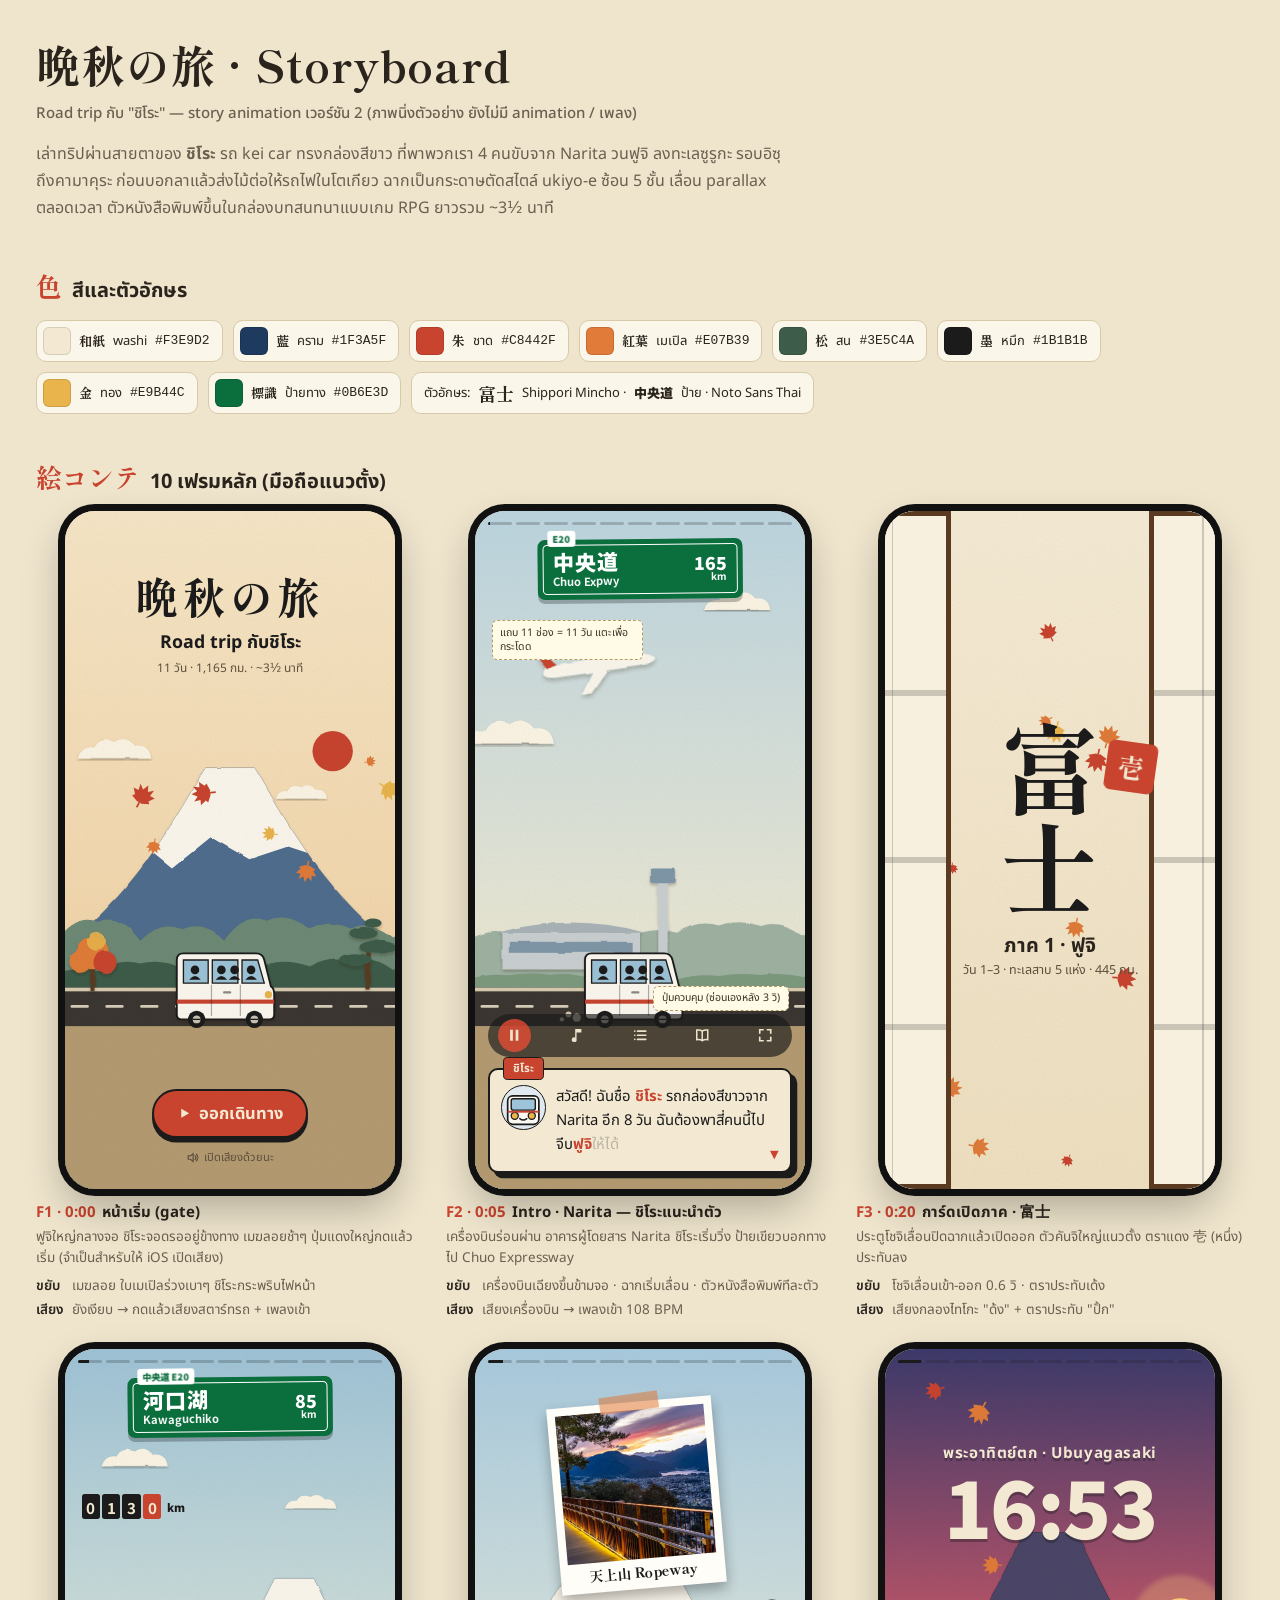
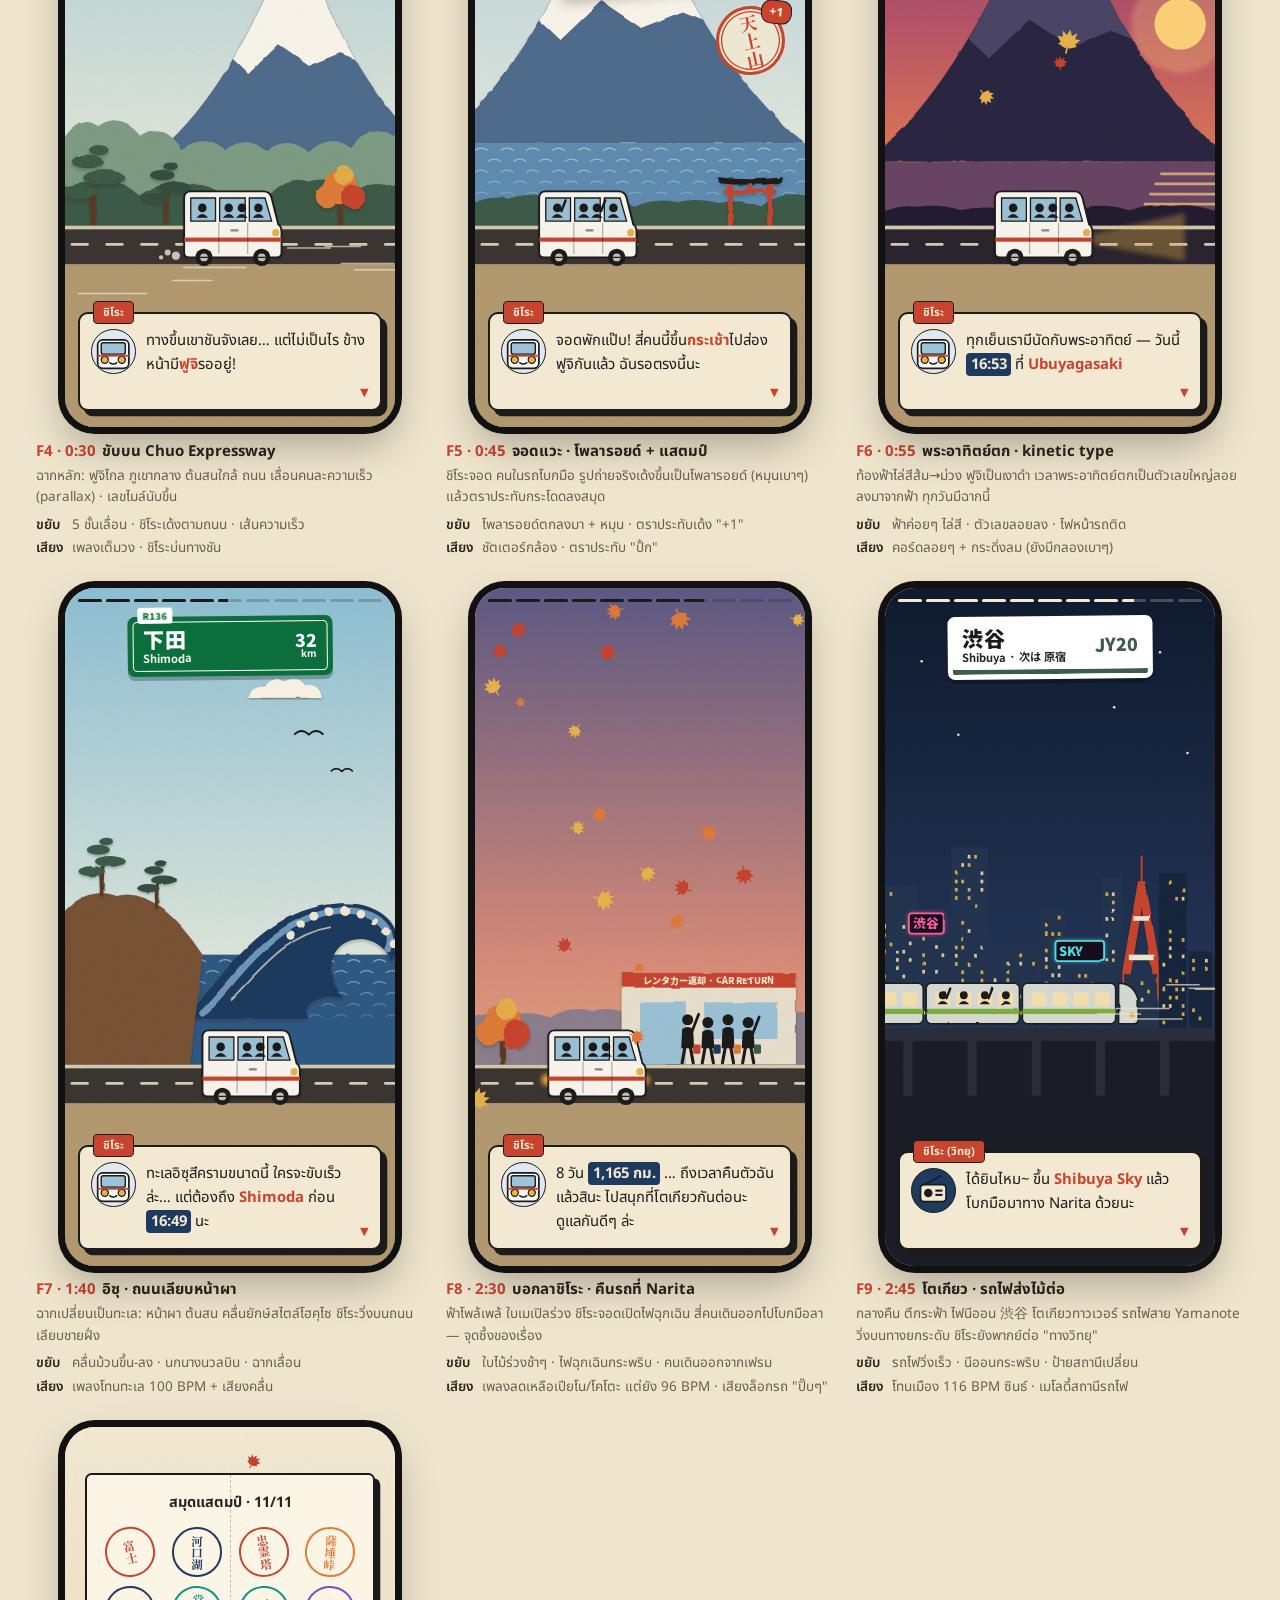
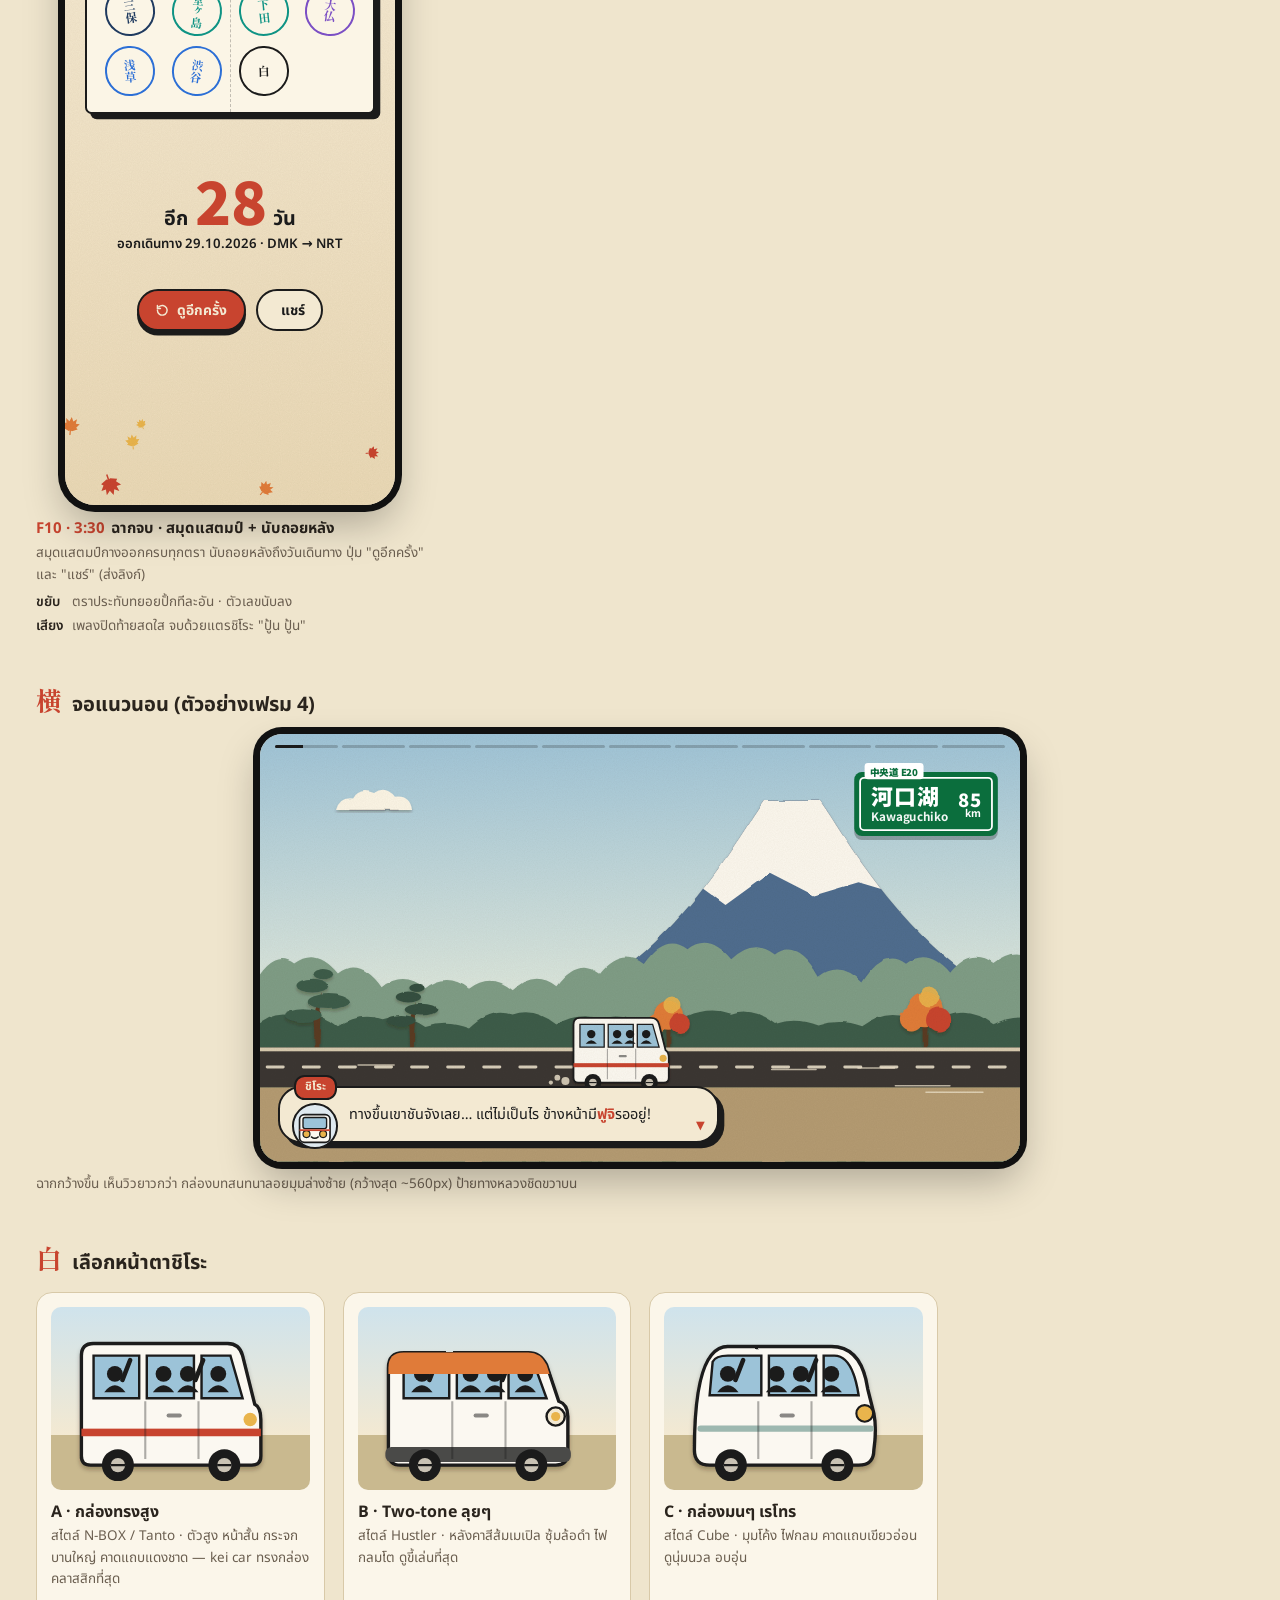
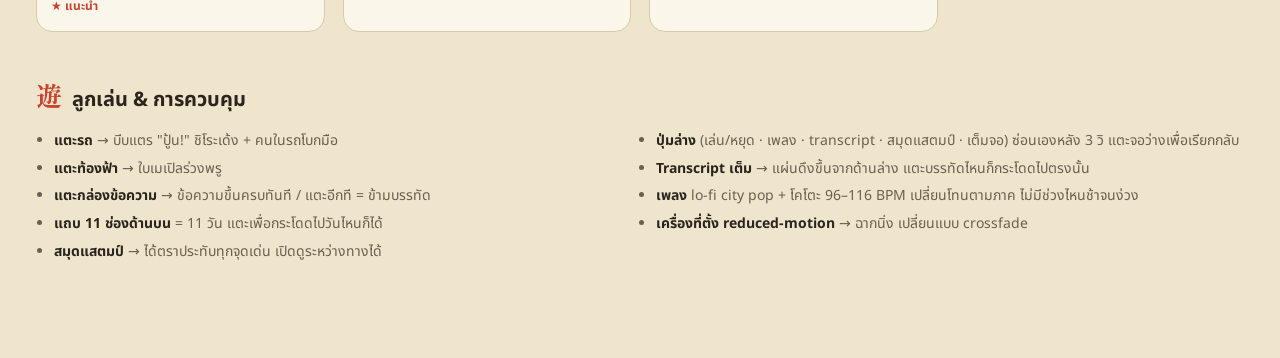
<file: site/original/roadtrip/storyboard.html>
<!doctype html>
<html lang="th">
<head>
  <meta charset="utf-8">
  <meta name="viewport" content="width=device-width, initial-scale=1, viewport-fit=cover">
  <meta name="robots" content="noindex,nofollow">
  <title>Storyboard · Road trip กับชิโระ</title>
  <link rel="preconnect" href="https://fonts.googleapis.com">
  <link rel="preconnect" href="https://fonts.gstatic.com" crossorigin>
  <link href="https://fonts.googleapis.com/css2?family=Noto+Sans+Thai:wght@400;500;600;700&family=Noto+Sans+JP:wght@700;900&family=Shippori+Mincho:wght@600;800&display=swap" rel="stylesheet">
  <style>
    /* Storyboard only — static frames to agree on the look before building the engine. */
    :root {
      --washi: #F3E9D2; --washi-2: #E9DCBF; --ai: #1F3A5F; --shu: #C8442F; --momiji: #E07B39;
      --matsu: #3E5C4A; --sumi: #1B1B1B; --kin: #E9B44C; --sign: #0B6E3D;
      --page: #EFE5CD; --page-ink: #2a241d; --page-ink-2: #6b5f50; --card: #fbf6ea; --line: #d8c9a8;
      --font: "Noto Sans Thai", system-ui, sans-serif;
      --font-jp: "Shippori Mincho", "Hiragino Mincho ProN", serif;
      --font-sign: "Noto Sans JP", "Noto Sans Thai", system-ui, sans-serif;
    }
    @media (prefers-color-scheme: dark) {
      :root:not([data-theme="light"]) { --page: #17130f; --page-ink: #efe6d4; --page-ink-2: #b3a68f; --card: #221c16; --line: #3b3127; }
    }
    :root[data-theme="dark"] { --page: #17130f; --page-ink: #efe6d4; --page-ink-2: #b3a68f; --card: #221c16; --line: #3b3127; }
    *, *::before, *::after { box-sizing: border-box; }
    body { margin: 0; background: var(--page); color: var(--page-ink); font-family: var(--font); -webkit-font-smoothing: antialiased; }
    .wrap { max-width: 1240px; margin: 0 auto; padding: 32px 16px 80px; }
    header h1 { font-family: var(--font-jp); font-size: clamp(28px, 5vw, 44px); margin: 0 0 4px; letter-spacing: .02em; }
    header h1 small { display: block; font-family: var(--font); font-size: 15px; font-weight: 500; color: var(--page-ink-2); letter-spacing: 0; margin-top: 6px; }
    .lede { max-width: 760px; line-height: 1.7; color: var(--page-ink-2); }
    h2 { font-size: 20px; margin: 44px 0 14px; display: flex; align-items: baseline; gap: 10px; }
    h2 .jp { font-family: var(--font-jp); color: var(--shu); font-size: 26px; }
    .swatches { display: flex; flex-wrap: wrap; gap: 10px; }
    .sw { display: flex; align-items: center; gap: 8px; background: var(--card); border: 1px solid var(--line); border-radius: 10px; padding: 6px 12px 6px 6px; font-size: 13px; }
    .sw i { width: 28px; height: 28px; border-radius: 6px; display: block; box-shadow: inset 0 0 0 1px rgb(0 0 0 / .12); }
    .sw b { font-family: var(--font-jp); }
    .grid { display: grid; grid-template-columns: repeat(auto-fill, minmax(min(100%, 290px), 1fr)); gap: 28px 22px; }
    figure { margin: 0; }
    figcaption { margin-top: 12px; font-size: 13.5px; line-height: 1.6; color: var(--page-ink-2); }
    figcaption .t { display: inline-block; font-weight: 700; color: var(--page-ink); font-size: 15px; margin-bottom: 2px; }
    figcaption .t em { font-style: normal; color: var(--shu); font-variant-numeric: tabular-nums; margin-right: 6px; }
    figcaption dl { margin: 6px 0 0; display: grid; grid-template-columns: auto 1fr; gap: 2px 8px; }
    figcaption dt { font-weight: 600; color: var(--page-ink); }
    figcaption dd { margin: 0; }

    /* ---------- a phone frame ---------- */
    .frame {
      position: relative; width: 100%; max-width: 330px; aspect-ratio: 360 / 740; margin: 0 auto;
      border-radius: 30px; overflow: hidden; container-type: inline-size; isolation: isolate;
      background: var(--washi); box-shadow: 0 0 0 7px #111, 0 18px 40px rgb(0 0 0 / .28);
    }
    .frame.wide { max-width: 760px; aspect-ratio: 16 / 9; border-radius: 22px; }
    .frame > svg.scene { position: absolute; inset: 0; width: 100%; height: 100%; display: block; }
    .grain { position: absolute; inset: 0; pointer-events: none; mix-blend-mode: multiply; opacity: .22; z-index: 5;
      background-image: url("data:image/svg+xml,%3Csvg xmlns='http://www.w3.org/2000/svg' width='160' height='160'%3E%3Cfilter id='n'%3E%3CfeTurbulence type='fractalNoise' baseFrequency='.9' numOctaves='2' stitchTiles='stitch'/%3E%3CfeColorMatrix values='0 0 0 0 .45 0 0 0 0 .38 0 0 0 0 .28 0 0 0 .55 0'/%3E%3C/filter%3E%3Crect width='100%25' height='100%25' filter='url(%23n)'/%3E%3C/svg%3E"); }
    .ov { position: absolute; z-index: 6; }

    /* progress: one segment per day */
    .prog { top: 3.2cqw; left: 4cqw; right: 4cqw; display: grid; grid-template-columns: repeat(11, 1fr); gap: 1.1cqw; }
    .prog i { height: 1.1cqw; border-radius: 1cqw; background: rgb(27 27 27 / .22); overflow: hidden; position: relative; }
    .prog i.done { background: var(--sumi); }
    .prog i.now::after { content: ""; position: absolute; inset: 0; width: var(--p, 40%); background: var(--sumi); }
    .night .prog i { background: rgb(243 233 210 / .25); }
    .night .prog i.done, .night .prog i.now::after { background: var(--washi); }

    /* green expressway sign */
    .sign {
      top: 8.5cqw; left: 50%; transform: translateX(-50%) rotate(-.6deg); min-width: 62cqw;
      background: var(--sign); color: #fff; border-radius: 2.2cqw; padding: 1.4cqw;
      box-shadow: 0 1.2cqw 0 rgb(0 0 0 / .25); font-family: var(--font-sign);
    }
    .sign > div { border: .6cqw solid #fff; border-radius: 1.4cqw; padding: 1.6cqw 3cqw; display: grid; grid-template-columns: 1fr auto; align-items: center; gap: 0 3cqw; }
    .sign .k { font-weight: 900; font-size: 6.4cqw; line-height: 1.05; letter-spacing: .04em; }
    .sign .r { font-weight: 700; font-size: 3.4cqw; opacity: .95; }
    .sign .d { grid-row: span 2; text-align: right; font-weight: 900; font-size: 5.4cqw; line-height: 1; }
    .sign .d small { display: block; font-size: 3cqw; font-weight: 700; }
    .sign .tag { position: absolute; top: -2.6cqw; left: 3cqw; background: #fff; color: var(--sign); font-weight: 900; font-size: 2.8cqw; padding: .3cqw 1.6cqw; border-radius: 1cqw; }
    .sign.station { background: #fff; color: var(--sumi); }
    .sign.station > div { border-color: var(--matsu); border-width: 0 0 1.6cqw; border-radius: .6cqw; }
    .sign.station .d { color: var(--matsu); }

    /* RPG dialog box */
    .dlg {
      left: 4cqw; right: 4cqw; bottom: 5cqw; background: var(--washi); color: var(--sumi);
      border: .8cqw solid var(--sumi); border-radius: 3cqw; padding: 4.6cqw 4.4cqw 4.4cqw 20cqw;
      box-shadow: 1.6cqw 1.6cqw 0 var(--sumi); min-height: 30cqw;
      font-size: 4.5cqw; line-height: 1.6;
    }
    .dlg .who { position: absolute; top: -3.8cqw; left: 4cqw; background: var(--shu); color: var(--washi); font-weight: 700;
      font-size: 3.4cqw; padding: .4cqw 2.6cqw; border-radius: 1.4cqw; border: .6cqw solid var(--sumi); }
    .dlg .ava { position: absolute; left: 3.4cqw; top: 4.6cqw; width: 13.5cqw; height: 13.5cqw; border-radius: 50%;
      background: #dfe9ef; border: .6cqw solid var(--sumi); overflow: hidden; }
    .dlg .ava svg { width: 100%; height: 100%; display: block; }
    .dlg .hl { color: var(--shu); font-weight: 700; }
    .dlg .tm { background: var(--ai); color: var(--washi); font-weight: 700; padding: 0 1.4cqw; border-radius: 1.2cqw; font-variant-numeric: tabular-nums; }
    .dlg .typing { opacity: .25; }
    .dlg .next { position: absolute; right: 3.4cqw; bottom: 2cqw; font-size: 3.4cqw; color: var(--shu); animation: bob 1s ease-in-out infinite; }
    @keyframes bob { 50% { transform: translateY(.8cqw); } }
    .dlg.radio .ava { background: var(--ai); }

    /* polaroid */
    .pol { background: #fffdf7; padding: 2.4cqw 2.4cqw 9cqw; box-shadow: 0 2cqw 4cqw rgb(0 0 0 / .3); width: 50cqw; }
    .pol img { width: 100%; aspect-ratio: 1; object-fit: cover; display: block; background: #ccc; }
    .pol span { position: absolute; left: 0; right: 0; bottom: 2.2cqw; text-align: center; font-family: var(--font-jp); font-weight: 800; font-size: 4.2cqw; color: var(--sumi); }
    .pol::before { content: ""; position: absolute; top: -2.4cqw; left: 50%; width: 18cqw; height: 5cqw; transform: translateX(-50%) rotate(-3deg);
      background: rgb(224 123 57 / .55); }

    /* hanko stamp */
    .stamp { width: 21cqw; height: 21cqw; border-radius: 50%; border: 1cqw solid var(--shu); color: var(--shu);
      display: grid; place-items: center; font-family: var(--font-jp); font-weight: 800; font-size: 5.4cqw; line-height: 1;
      writing-mode: vertical-rl; background: rgb(243 233 210 / .85); transform: rotate(-12deg); box-shadow: inset 0 0 0 .6cqw rgb(243 233 210), inset 0 0 0 1cqw var(--shu); }
    .pop { font-weight: 800; color: var(--washi); background: var(--shu); font-size: 3.6cqw; padding: .6cqw 2.2cqw; border-radius: 3cqw; border: .5cqw solid var(--sumi); transform: rotate(6deg); }

    /* odometer */
    .odo { display: flex; gap: .6cqw; align-items: center; font-family: var(--font-sign); font-weight: 900; }
    .odo b { background: var(--sumi); color: var(--washi); font-size: 4.6cqw; width: 5.6cqw; text-align: center; border-radius: .8cqw; padding: .4cqw 0; }
    .odo b:last-of-type { background: var(--shu); }
    .odo span { margin-left: 1cqw; font-size: 3.4cqw; color: var(--sumi); }

    /* kinetic big type */
    .kin { left: 0; right: 0; text-align: center; color: var(--washi); text-shadow: 0 1cqw 0 rgb(27 27 27 / .35); }
    .kin b { display: block; font-family: var(--font-sign); font-weight: 900; font-size: 24cqw; line-height: 1; letter-spacing: -.02em; }
    .kin span { font-size: 4.6cqw; font-weight: 700; letter-spacing: .04em; }

    /* chapter card */
    .shoji { position: absolute; top: 0; bottom: 0; width: 50%; background:
      linear-gradient(90deg, transparent 31%, rgb(27 27 27 / .2) 31% 32%, transparent 32% 65%, rgb(27 27 27 / .2) 65% 66%, transparent 66%),
      linear-gradient(0deg, transparent 23%, rgb(27 27 27 / .2) 23% 24%, transparent 24% 48%, rgb(27 27 27 / .2) 48% 49%, transparent 49% 73%, rgb(27 27 27 / .2) 73% 74%, transparent 74%),
      #f7f0de; border: 1.6cqw solid #5a3b22; z-index: 6; }
    .shoji.l { left: -30%; } .shoji.r { right: -30%; }
    .chap { inset: 0; display: grid; place-items: center; text-align: center; z-index: 7; }
    .chap .kanji { font-family: var(--font-jp); font-weight: 800; font-size: 30cqw; line-height: 1.02; writing-mode: vertical-rl; color: var(--sumi); margin: 0 auto; }
    .chap .seal { position: absolute; top: 34%; right: 18%; width: 15cqw; height: 15cqw; background: var(--shu); color: var(--washi); border-radius: 2cqw;
      display: grid; place-items: center; font-family: var(--font-jp); font-weight: 800; font-size: 8cqw; transform: rotate(8deg); }
    .chap .name { font-weight: 700; font-size: 6cqw; margin-top: 4cqw; }
    .chap .sub { font-size: 3.8cqw; color: #5d4f3d; }

    /* gate + end */
    .gate { inset: 0; display: flex; flex-direction: column; align-items: center; justify-content: flex-start; padding-top: 16cqw; text-align: center; color: var(--sumi); }
    .gate .jp { font-family: var(--font-jp); font-weight: 800; font-size: 13cqw; letter-spacing: .1em; }
    .gate .cta { margin-top: auto; padding-bottom: 7cqw; display: flex; flex-direction: column; align-items: center; }
    .gate .ttl { font-weight: 700; font-size: 5.4cqw; margin-top: 1cqw; }
    .gate .meta { font-size: 3.6cqw; color: #5d4f3d; margin-top: 1cqw; }
    .btnp { margin-top: 5cqw; display: inline-flex; gap: 2.4cqw; align-items: center; background: var(--shu); color: var(--washi); font-weight: 700; font-size: 5cqw;
      padding: 3cqw 7cqw; border-radius: 10cqw; border: .8cqw solid var(--sumi); box-shadow: 0 1.4cqw 0 var(--sumi); }
    .btnp svg { width: 4.4cqw; height: 4.4cqw; }
    .btng { display: inline-flex; gap: 2cqw; align-items: center; background: var(--washi); color: var(--sumi); font-weight: 700; font-size: 4.2cqw;
      padding: 2.6cqw 5cqw; border-radius: 10cqw; border: .8cqw solid var(--sumi); }
    .gate .hint { margin-top: 3.4cqw; font-size: 3.4cqw; color: #5d4f3d; display: flex; gap: 1.4cqw; align-items: center; }
    .gate .hint svg { width: 4cqw; height: 4cqw; }

    .book { left: 6cqw; right: 6cqw; top: 14cqw; background: #fbf5e6; border: .8cqw solid var(--sumi); border-radius: 2cqw; padding: 5cqw 4cqw;
      box-shadow: 1.6cqw 1.6cqw 0 var(--sumi); display: grid; grid-template-columns: repeat(4, 1fr); gap: 3cqw 2cqw; justify-items: center; }
    .book::before { content: ""; position: absolute; top: 0; bottom: 0; left: 50%; border-left: .4cqw dashed rgb(27 27 27 / .25); }
    .book .stamp { width: 15cqw; height: 15cqw; font-size: 3.6cqw; border-width: .7cqw; box-shadow: none; background: transparent; }
    .book h3 { grid-column: 1 / -1; margin: 0 0 1cqw; font-size: 4.4cqw; }
    .count { left: 0; right: 0; top: 104cqw; text-align: center; }
    .count b { font-family: var(--font-sign); font-weight: 900; font-size: 18cqw; line-height: 1; color: var(--shu); }
    .count span { display: block; font-size: 4cqw; font-weight: 600; color: var(--sumi); }
    .count .big { display: flex; align-items: baseline; justify-content: center; gap: 2cqw; } .count .big span { display: inline; font-size: 6cqw; font-weight: 700; }
    .endbtns { left: 0; right: 0; top: 140cqw; display: flex; gap: 3cqw; justify-content: center; }

    /* controls (shown once, to explain) */
    .ctrl { left: 4cqw; right: 4cqw; bottom: 40cqw; display: flex; justify-content: space-between; align-items: center;
      background: rgb(27 27 27 / .72); border-radius: 8cqw; padding: 1.6cqw 3cqw; opacity: .92; }
    .ctrl span { width: 10cqw; height: 10cqw; display: grid; place-items: center; color: var(--washi); border-radius: 50%; }
    .ctrl span.pri { background: var(--shu); }
    .ctrl svg { width: 5cqw; height: 5cqw; }
    .note { position: absolute; z-index: 9; background: #fffbe6; color: #3a3226; font-size: 3.2cqw; line-height: 1.35; padding: 1.4cqw 2.4cqw; border-radius: 1.6cqw;
      border: .4cqw dashed #b39a68; max-width: 46cqw; }

    /* car options */
    .cars { display: grid; grid-template-columns: repeat(auto-fill, minmax(min(100%, 260px), 1fr)); gap: 18px; }
    .carcard { background: var(--card); border: 1px solid var(--line); border-radius: 16px; padding: 14px; }
    .carcard svg { width: 100%; height: auto; display: block; background: linear-gradient(#cfe3ec, #f3e9d2 70%, #c9b98f 70%); border-radius: 10px; }
    .carcard h3 { margin: 10px 0 2px; font-size: 16px; }
    .carcard p { margin: 0; font-size: 13.5px; line-height: 1.6; color: var(--page-ink-2); }
    .carcard .pick { display: inline-block; margin-top: 6px; font-size: 12px; font-weight: 700; color: var(--shu); }
    .rules { columns: 2 300px; font-size: 14px; line-height: 1.7; color: var(--page-ink-2); padding-left: 18px; }
    .rules li { break-inside: avoid; margin-bottom: 4px; }
    .rules b { color: var(--page-ink); }
  </style>
</head>
<body>
  <!-- shared SVG defs: paper-cut edge + soft drop shadow -->
  <svg width="0" height="0" style="position:absolute" aria-hidden="true">
    <defs>
      <filter id="paper" x="-5%" y="-5%" width="110%" height="115%">
        <feTurbulence type="fractalNoise" baseFrequency="0.045" numOctaves="2" seed="7" result="n"/>
        <feDisplacementMap in="SourceGraphic" in2="n" scale="3.2" xChannelSelector="R" yChannelSelector="G" result="d"/>
        <feDropShadow in="d" dx="0" dy="2.2" stdDeviation="1.6" flood-color="#2a1c0c" flood-opacity=".28"/>
      </filter>
      <filter id="paperCar" x="-5%" y="-5%" width="110%" height="115%">
        <feTurbulence type="fractalNoise" baseFrequency="0.06" numOctaves="1" seed="5" result="n"/>
        <feDisplacementMap in="SourceGraphic" in2="n" scale="1.4" xChannelSelector="R" yChannelSelector="G" result="d"/>
        <feDropShadow in="d" dx="0" dy="2" stdDeviation="1.4" flood-color="#2a1c0c" flood-opacity=".3"/>
      </filter>
      <filter id="paperLite" x="-5%" y="-5%" width="110%" height="115%">
        <feTurbulence type="fractalNoise" baseFrequency="0.05" numOctaves="2" seed="3" result="n"/>
        <feDisplacementMap in="SourceGraphic" in2="n" scale="2.4" xChannelSelector="R" yChannelSelector="G"/>
      </filter>
      <filter id="glow" x="-50%" y="-50%" width="200%" height="200%"><feGaussianBlur stdDeviation="3"/></filter>
    </defs>
  </svg>

  <div class="wrap">
    <header>
      <h1>晩秋の旅 · Storyboard<small>Road trip กับ "ชิโระ" — story animation เวอร์ชัน 2 (ภาพนิ่งตัวอย่าง ยังไม่มี animation / เพลง)</small></h1>
      <p class="lede">เล่าทริปผ่านสายตาของ <b>ชิโระ</b> รถ kei car ทรงกล่องสีขาว ที่พาพวกเรา 4 คนขับจาก Narita วนฟูจิ ลงทะเลซูรูกะ รอบอิซุ ถึงคามาคุระ ก่อนบอกลาแล้วส่งไม้ต่อให้รถไฟในโตเกียว ฉากเป็นกระดาษตัดสไตล์ ukiyo-e ซ้อน 5 ชั้น เลื่อน parallax ตลอดเวลา ตัวหนังสือพิมพ์ขึ้นในกล่องบทสนทนาแบบเกม RPG ยาวรวม ~3½ นาที</p>
    </header>

    <h2><span class="jp">色</span> สีและตัวอักษร</h2>
    <div class="swatches" id="swatches"></div>

    <h2><span class="jp">絵コンテ</span> 10 เฟรมหลัก (มือถือแนวตั้ง)</h2>
    <div class="grid" id="frames"></div>

    <h2><span class="jp">横</span> จอแนวนอน (ตัวอย่างเฟรม 4)</h2>
    <figure>
      <div class="frame wide" id="wide"></div>
      <figcaption>ฉากกว้างขึ้น เห็นวิวยาวกว่า กล่องบทสนทนาลอยมุมล่างซ้าย (กว้างสุด ~560px) ป้ายทางหลวงชิดขวาบน</figcaption>
    </figure>

    <h2><span class="jp">白</span> เลือกหน้าตาชิโระ</h2>
    <div class="cars" id="cars"></div>

    <h2><span class="jp">遊</span> ลูกเล่น &amp; การควบคุม</h2>
    <ul class="rules">
      <li><b>แตะรถ</b> → บีบแตร "ปู้น!" ชิโระเด้ง + คนในรถโบกมือ</li>
      <li><b>แตะท้องฟ้า</b> → ใบเมเปิลร่วงพรู</li>
      <li><b>แตะกล่องข้อความ</b> → ข้อความขึ้นครบทันที / แตะอีกที = ข้ามบรรทัด</li>
      <li><b>แถบ 11 ช่องด้านบน</b> = 11 วัน แตะเพื่อกระโดดไปวันไหนก็ได้</li>
      <li><b>สมุดแสตมป์</b> → ได้ตราประทับทุกจุดเด่น เปิดดูระหว่างทางได้</li>
      <li><b>ปุ่มล่าง</b> (เล่น/หยุด · เพลง · transcript · สมุดแสตมป์ · เต็มจอ) ซ่อนเองหลัง 3 วิ แตะจอว่างเพื่อเรียกกลับ</li>
      <li><b>Transcript เต็ม</b> → แผ่นดึงขึ้นจากด้านล่าง แตะบรรทัดไหนก็กระโดดไปตรงนั้น</li>
      <li><b>เพลง</b> lo-fi city pop + โคโตะ 96–116 BPM เปลี่ยนโทนตามภาค ไม่มีช่วงไหนช้าจนง่วง</li>
      <li><b>เครื่องที่ตั้ง reduced-motion</b> → ฉากนิ่ง เปลี่ยนแบบ crossfade</li>
    </ul>
  </div>

  <script>
  (() => {
    "use strict";
    const C = { washi: "#F3E9D2", ai: "#1F3A5F", shu: "#C8442F", momiji: "#E07B39", matsu: "#3E5C4A", sumi: "#1B1B1B", kin: "#E9B44C" };

    /* ---------- tiny helpers ---------- */
    const rng = (seed) => () => { seed |= 0; seed = (seed + 0x6D2B79F5) | 0; let t = Math.imul(seed ^ (seed >>> 15), 1 | seed); t = (t + Math.imul(t ^ (t >>> 7), 61 | t)) ^ t; return ((t ^ (t >>> 14)) >>> 0) / 4294967296; };
    let uid = 0;
    const id = (p) => `${p}${++uid}`;
    const ICON = {
      play: '<svg viewBox="0 0 24 24" fill="currentColor"><path d="M7 4.5v15l13-7.5z"/></svg>',
      pause: '<svg viewBox="0 0 24 24" fill="currentColor"><path d="M6 4h4v16H6zM14 4h4v16h-4z"/></svg>',
      note: '<svg viewBox="0 0 24 24" fill="currentColor"><path d="M9 3v12.3A3.5 3.5 0 1 0 11 18V8h7V3z"/></svg>',
      list: '<svg viewBox="0 0 24 24" fill="none" stroke="currentColor" stroke-width="2.4" stroke-linecap="round"><path d="M8 6h12M8 12h12M8 18h12M4 6h.01M4 12h.01M4 18h.01"/></svg>',
      book: '<svg viewBox="0 0 24 24" fill="none" stroke="currentColor" stroke-width="2.2"><path d="M12 6c-2-1.5-5-2-8-1.5v14c3-.5 6 0 8 1.5 2-1.5 5-2 8-1.5v-14c-3-.5-6 0-8 1.5zM12 6v14"/></svg>',
      full: '<svg viewBox="0 0 24 24" fill="none" stroke="currentColor" stroke-width="2.4" stroke-linecap="round"><path d="M4 9V4h5M20 9V4h-5M4 15v5h5M20 15v5h-5"/></svg>',
      sound: '<svg viewBox="0 0 24 24" fill="none" stroke="currentColor" stroke-width="2.2" stroke-linecap="round"><path d="M4 9h4l5-4v14l-5-4H4zM16.5 8.5a5 5 0 0 1 0 7M19 6a8.5 8.5 0 0 1 0 12"/></svg>',
      replay: '<svg viewBox="0 0 24 24" fill="none" stroke="currentColor" stroke-width="2.4" stroke-linecap="round"><path d="M4 12a8 8 0 1 0 2.5-5.8M4 4v5h5"/></svg>',
      share: '<svg viewBox="0 0 24 24" fill="none" stroke="currentColor" stroke-width="2.4" stroke-linecap="round" stroke-linejoin="round"><path d="M12 15V3M7 8l5-5 5 5M5 13v7h14v-7"/></svg>',
    };

    /* ---------- scenery (all return SVG strings; W = scene width, H = scene height) ---------- */
    const sky = (W, H, stops) => {
      const g = id("sky");
      return `<defs><linearGradient id="${g}" x1="0" y1="0" x2="0" y2="1">${stops.map(([o, c]) => `<stop offset="${o}" stop-color="${c}"/>`).join("")}</linearGradient></defs><rect width="${W}" height="${H}" fill="url(#${g})"/>`;
    };
    const sun = (x, y, r, c = C.kin, glow = true) =>
      (glow ? `<circle cx="${x}" cy="${y}" r="${r * 1.9}" fill="${c}" opacity=".28" filter="url(#glow)"/>` : "") + `<circle cx="${x}" cy="${y}" r="${r}" fill="${c}"/>`;
    const hills = (W, H, y, amp, color, seed, step = 46, filter = "paper") => {
      const r = rng(seed); let d = `M-10 ${H} L-10 ${y}`; let px = -10, py = y;
      for (let x = -10 + step; x <= W + step; x += step) { const ny = y - r() * amp; d += ` Q${px + step / 2} ${Math.min(py, ny) - amp * .35} ${x} ${ny}`; px = x; py = ny; }
      return `<path d="${d} L${W + 10} ${H} Z" fill="${color}" filter="url(#${filter})"/>`;
    };
    const fuji = (cx, base, w, h, body = "#4F6D8F", snow = "#FBF7EE") => {
      const cp = id("fj");
      const d = `M${cx - w / 2} ${base} C${cx - w * .26} ${base - h * .3} ${cx - w * .12} ${base - h * .86} ${cx - w * .07} ${base - h} L${cx + w * .07} ${base - h} C${cx + w * .12} ${base - h * .86} ${cx + w * .26} ${base - h * .3} ${cx + w / 2} ${base} Z`;
      const sy = base - h * .6; let zz = `M${cx - w / 2} ${base - h - 5} L${cx + w / 2} ${base - h - 5} L${cx + w / 2} ${sy}`;
      const n = 9; for (let i = n; i >= 0; i--) zz += ` L${cx - w / 2 + (w * i) / n} ${sy + (i % 2 ? h * .1 : -h * .02) + (i % 3 === 0 ? h * .05 : 0)}`;
      return `<g filter="url(#paper)"><defs><clipPath id="${cp}"><path d="${d}"/></clipPath></defs><path d="${d}" fill="${body}"/><path d="${zz}Z" fill="${snow}" clip-path="url(#${cp})"/>` +
        `<path d="${d}" fill="none" stroke="rgb(0 0 0 / .08)" stroke-width="1"/></g>`;
    };
    const cloud = (x, y, s, c = "#FBF5E6") =>
      `<g transform="translate(${x} ${y}) scale(${s})" filter="url(#paper)"><path d="M0 20 Q4 6 18 8 Q24 -4 40 2 Q52 -6 62 6 Q78 4 80 20 Z" fill="${c}"/><path d="M14 20 h52" stroke="${C.sumi}" stroke-opacity=".12" stroke-width="1.4"/></g>`;
    const pine = (x, y, s, c = C.matsu) =>
      `<g transform="translate(${x} ${y}) scale(${s})" filter="url(#paper)"><path d="M-2 0 L-3 -30 Q0 -40 4 -50 L3 -30 L2 0Z" fill="#5a3b22"/>` +
      `<ellipse cx="-12" cy="-30" rx="16" ry="6" fill="${c}"/><ellipse cx="10" cy="-42" rx="18" ry="6.5" fill="${c}"/><ellipse cx="-4" cy="-56" rx="14" ry="6" fill="${c}"/><ellipse cx="6" cy="-66" rx="9" ry="4.5" fill="${c}"/></g>`;
    const maple = (x, y, s, c = C.momiji) =>
      `<g transform="translate(${x} ${y}) scale(${s})" filter="url(#paper)"><path d="M-2 0 L-2.5 -26 L2.5 -26 L2 0Z" fill="#5a3b22"/>` +
      `<circle cx="0" cy="-40" r="17" fill="${c}"/><circle cx="-13" cy="-31" r="11" fill="${c}"/><circle cx="13" cy="-30" r="12" fill="${C.shu}"/><circle cx="4" cy="-52" r="10" fill="${C.kin}" opacity=".9"/></g>`;
    const torii = (x, y, s) =>
      `<g transform="translate(${x} ${y}) scale(${s})" filter="url(#paper)"><rect x="-22" y="-44" width="5" height="44" fill="${C.shu}"/><rect x="17" y="-44" width="5" height="44" fill="${C.shu}"/>` +
      `<rect x="-26" y="-36" width="52" height="4" fill="${C.shu}"/><path d="M-32 -48 Q0 -44 32 -48 L30 -42 Q0 -39 -30 -42Z" fill="${C.sumi}"/><rect x="-2" y="-42" width="4" height="7" fill="${C.shu}"/></g>`;
    const pagoda = (x, y, s) => {
      let g = `<g transform="translate(${x} ${y}) scale(${s})" filter="url(#paper)"><rect x="-1" y="-118" width="2" height="18" fill="${C.sumi}"/>`;
      for (let i = 0; i < 5; i++) { const w = 34 - i * 5, yy = -i * 20; g += `<rect x="${-w / 2 + 5}" y="${yy - 16}" width="${w - 10}" height="16" fill="${C.shu}"/><path d="M${-w / 2 - 6} ${yy - 14} Q0 ${yy - 22} ${w / 2 + 6} ${yy - 14} L${w / 2} ${yy - 19} Q0 ${yy - 25} ${-w / 2} ${yy - 19}Z" fill="${C.sumi}"/>`; }
      return g + "</g>";
    };
    const daibutsu = (x, y, s) =>
      `<g transform="translate(${x} ${y}) scale(${s})" filter="url(#paper)" fill="#5E7A6E"><path d="M-48 0 Q-50 -40 -30 -56 Q-16 -64 0 -64 Q16 -64 30 -56 Q50 -40 48 0Z"/>` +
      `<ellipse cx="0" cy="-80" rx="17" ry="20"/><circle cx="0" cy="-100" r="9"/><ellipse cx="0" cy="-10" rx="26" ry="9" fill="#4d665b"/></g>`;
    const seaBand = (W, H, y, c1 = "#2f5a86", c2 = C.ai, lines = true) => {
      let s = `<rect x="0" y="${y}" width="${W}" height="${H - y}" fill="${c1}" filter="url(#paperLite)"/><rect x="0" y="${y + (H - y) * .45}" width="${W}" height="${H - y}" fill="${c2}"/>`;
      if (lines) for (let row = 0; row < 6; row++) { const yy = y + 8 + row * 12; let d = ""; for (let x = (row % 2) * 14; x < W; x += 28) d += `M${x} ${yy} q7 -5 14 0 `; s += `<path d="${d}" stroke="${C.washi}" stroke-opacity="${.55 - row * .07}" stroke-width="1.3" fill="none"/>`; }
      return s;
    };
    const bigWave = (x, y, s) => {
      let foam = ""; const r = rng(11);
      for (let i = 0; i < 9; i++) { const a = -2.6 + i * .28, R = 70; foam += `<circle cx="${130 + Math.cos(a) * R * .9}" cy="${-62 + Math.sin(a) * R * .8}" r="${3 + r() * 3}" fill="${C.washi}"/>`; }
      return `<g transform="translate(${x} ${y}) scale(${s})" filter="url(#paper)">` +
        `<path d="M-40 0 C0 -40 40 -120 130 -126 C182 -128 206 -92 186 -64 C176 -84 156 -92 138 -84 C116 -74 114 -44 134 -22 C104 -30 86 -12 96 0 Z" fill="${C.ai}"/>` +
        `<path d="M-20 -6 C20 -44 56 -112 130 -118 C172 -120 192 -96 182 -76" fill="none" stroke="#6f97bd" stroke-width="7" stroke-linecap="round"/>` +
        `<path d="M10 -20 C40 -50 70 -92 120 -100" fill="none" stroke="${C.washi}" stroke-width="2" stroke-opacity=".7"/>${foam}</g>`;
    };
    const cliff = (x, y, w, h, c = "#7a5236") =>
      `<path d="M${x} ${y} L${x} ${y - h * .7} Q${x + w * .2} ${y - h} ${x + w * .45} ${y - h * .92} Q${x + w * .7} ${y - h * .98} ${x + w} ${y - h * .6} L${x + w * .92} ${y}Z" fill="${c}" filter="url(#paper)"/>`;
    const city = (W, y, seed, night = true, neon = []) => {
      const r = rng(seed); let s = ""; let x = -6;
      while (x < W) {
        const w = 22 + r() * 34, h = 50 + r() * 150, c = night ? (r() < .5 ? "#18273d" : "#22344f") : (r() < .5 ? "#8aa0b8" : "#9db1c4");
        s += `<rect x="${x}" y="${y - h}" width="${w}" height="${h}" fill="${c}"/>`;
        if (night) for (let wy = y - h + 8; wy < y - 6; wy += 9) for (let wx = x + 4; wx < x + w - 5; wx += 7) if (r() < .32) s += `<rect x="${wx}" y="${wy}" width="3" height="4" fill="${r() < .7 ? C.kin : "#f6d8a8"}" opacity=".9"/>`;
        x += w + 2;
      }
      neon.forEach(([nx, ny, txt, col]) => { s += `<g><rect x="${nx - 4}" y="${ny - 15}" width="${txt.length * 15 + 8}" height="22" rx="3" fill="${col}" filter="url(#glow)" opacity=".8"/><rect x="${nx - 4}" y="${ny - 15}" width="${txt.length * 15 + 8}" height="22" rx="3" fill="#120e1c" stroke="${col}" stroke-width="2"/><text x="${nx}" y="${ny + 1}" font-family="Noto Sans JP" font-weight="900" font-size="14" fill="${col}">${txt}</text></g>`; });
      return `<g filter="url(#paperLite)">${s}</g>`;
    };
    const tower = (x, y, s) =>
      `<g transform="translate(${x} ${y}) scale(${s})" filter="url(#paper)"><path d="M-30 0 L-4 -150 L4 -150 L30 0 L20 0 L0 -120 L-20 0Z" fill="${C.shu}"/><rect x="-14" y="-70" width="28" height="6" fill="${C.washi}"/><rect x="-9" y="-112" width="18" height="5" fill="${C.washi}"/><rect x="-1" y="-178" width="2" height="30" fill="${C.shu}"/></g>`;
    const road = (W, H, y, c = "#3b3632") => {
      let d = ""; for (let x = 6; x < W; x += 38) d += `<rect x="${x}" y="${y + 19}" width="20" height="3" rx="1.5" fill="${C.washi}" opacity=".85"/>`;
      return `<rect x="0" y="${y}" width="${W}" height="42" fill="${c}"/><rect x="0" y="${y}" width="${W}" height="4" fill="#d8cbb0"/>${d}<rect x="0" y="${y + 42}" width="${W}" height="${H - y - 42}" fill="#b49b72"/><rect x="0" y="${y + 42}" width="${W}" height="${H - y - 42}" fill="url(#none)"/>`;
    };
    const speed = (W, y, n, seed) => { const r = rng(seed); let s = ""; for (let i = 0; i < n; i++) { const yy = y + r() * 60, x = r() * W; s += `<rect x="${x}" y="${yy}" width="${30 + r() * 50}" height="1.6" rx=".8" fill="${C.washi}" opacity=".7"/>`; } return s; };
    const leaves = (W, H, n, seed, y0 = 0) => {
      const r = rng(seed); let s = "";
      for (let i = 0; i < n; i++) { const x = r() * W, y = y0 + r() * (H - y0), a = r() * 360, sc = .5 + r() * .7, c = [C.momiji, C.shu, C.kin][i % 3];
        s += `<path transform="translate(${x} ${y}) rotate(${a}) scale(${sc})" d="M0 5 L-2 6 L-9 3 L-7 1 L-11 -4 L-6 -4 L-7 -10 L-2.5 -6.5 L0 -12 L2.5 -6.5 L7 -10 L6 -4 L11 -4 L7 1 L9 3 L2 6Z" fill="${c}"/><path transform="translate(${x} ${y}) rotate(${a}) scale(${sc})" d="M0 4 L0 11" stroke="${c}" stroke-width="1.6"/>`; }
      return s;
    };
    const plane = (x, y, s) =>
      `<g transform="translate(${x} ${y}) scale(${s}) rotate(-8)" filter="url(#paper)" fill="#fbf7ee"><path d="M-40 0 Q-40 -6 -30 -6 L34 -6 Q46 -4 48 0 Q46 4 34 4 L-30 4 Q-40 4 -40 0Z"/><path d="M0 -4 L-14 -26 L-6 -26 L14 -4Z"/><path d="M0 2 L-12 20 L-5 20 L12 2Z"/><path d="M-36 -4 L-44 -18 L-38 -18 L-28 -6Z" fill="${C.shu}"/></g>`;
    const terminal = (x, y, w) =>
      `<g filter="url(#paper)"><rect x="${x}" y="${y - 40}" width="${w}" height="40" fill="#c9cfd2"/><path d="M${x - 6} ${y - 40} Q${x + w / 2} ${y - 62} ${x + w + 6} ${y - 40}Z" fill="#a9b3b8"/>` +
      `<rect x="${x + 8}" y="${y - 30}" width="${w - 16}" height="12" fill="#7f97a8"/><rect x="${x + w + 20}" y="${y - 96}" width="10" height="96" fill="#c9cfd2"/><rect x="${x + w + 12}" y="${y - 110}" width="26" height="16" rx="3" fill="#7f97a8"/></g>`;

    /* ---------- vehicles ---------- */
    const people = (xs, y, wave) => xs.map((px, i) =>
      `<circle cx="${px}" cy="${y}" r="5.2" fill="${C.sumi}"/><path d="M${px - 7} ${y + 12} Q${px} ${y + 3} ${px + 7} ${y + 12}Z" fill="${C.sumi}"/>` +
      (wave && i % 2 === 0 ? `<path d="M${px + 5} ${y + 4} L${px + 10} ${y - 9}" stroke="${C.sumi}" stroke-width="3" stroke-linecap="round"/>` : "")).join("");
    const walkers = (x, y, n = 4) => Array.from({ length: n }, (_, i) => { const px = x + i * 22, h = i % 2 ? 0 : 3;
      return `<g fill="${C.sumi}"><circle cx="${px}" cy="${y - 44 - h}" r="6"/><path d="M${px - 7} ${y - 16} L${px - 6} ${y - 34 - h} Q${px} ${y - 38 - h} ${px + 6} ${y - 34 - h} L${px + 7} ${y - 16}Z"/>` +
        `<path d="M${px - 3} ${y - 17} L${px - 6} ${y}M${px + 3} ${y - 17} L${px + 6} ${y}" stroke="${C.sumi}" stroke-width="3.4" stroke-linecap="round"/>` +
        (i === 0 || i === 3 ? `<path d="M${px + 5} ${y - 32 - h} L${px + 12} ${y - 50 - h}" stroke="${C.sumi}" stroke-width="3" stroke-linecap="round"/>` : "") +
        `<rect x="${px + 6}" y="${y - 20}" width="8" height="10" rx="1.5" fill="${[C.shu, C.ai, C.momiji, C.matsu][i]}"/></g>`; }).join("");
    const wheel = (x, y, r = 10.5) => `<circle cx="${x}" cy="${y}" r="${r}" fill="${C.sumi}"/><circle cx="${x}" cy="${y}" r="${r * .45}" fill="#c9c2b4"/><path d="M${x - r * .45} ${y} H${x + r * .45}" stroke="${C.sumi}" stroke-width="1.4"/>`;
    // Shiro, side view facing right. Origin = road contact point under the rear wheel area.
    const shiro = (x, y, s = 1, o = {}) => {
      const v = o.v || "A", body = "#FBF8F1", trim = o.trim || (v === "B" ? C.momiji : v === "C" ? "#9db8b0" : C.shu);
      const lights = o.lights ? `<path d="M118 -34 L230 -60 L230 -2 L118 -22Z" fill="${C.kin}" opacity=".35" filter="url(#glow)"/>` : "";
      const hazard = o.hazard ? `<circle cx="115" cy="-26" r="7" fill="#ffb02e" filter="url(#glow)"/><circle cx="-1" cy="-26" r="7" fill="#ffb02e" filter="url(#glow)"/>` : "";
      let shape, win, extra = "";
      if (v === "A") { // tall box (N-BOX / Tanto-ish)
        shape = `<path d="M0 -12 L0 -78 Q0 -86 8 -86 L96 -86 Q104 -86 106 -78 L114 -46 Q118 -44 118 -36 L118 -12 Q118 -6 112 -6 L6 -6 Q0 -6 0 -12Z"/>`;
        win = `<path d="M8 -78 H38 V-50 H8Z M43 -78 H74 V-50 H43Z M79 -78 H98 L106 -50 H79Z"/>`;
        extra = `<rect x="0" y="-30" width="118" height="5" fill="${trim}"/><circle cx="111" cy="-36" r="4.4" fill="${C.kin}"/>`;
      } else if (v === "B") { // two-tone crossover (Hustler-ish)
        shape = `<path d="M0 -14 L0 -70 Q0 -80 10 -80 L92 -80 Q100 -80 104 -72 L112 -48 Q118 -46 118 -38 L118 -14 Q118 -6 110 -6 L8 -6 Q0 -6 0 -14Z"/>`;
        win = `<path d="M10 -72 H40 V-50 H10Z M45 -72 H74 V-50 H45Z M79 -72 H96 L104 -50 H79Z"/>`;
        extra = `<path d="M0 -70 Q0 -80 10 -80 L92 -80 Q100 -80 104 -72 L106 -66 H0Z" fill="${trim}"/><rect x="-2" y="-18" width="122" height="10" rx="4" fill="#4a4a48"/><circle cx="110" cy="-38" r="6" fill="${C.washi}" stroke="${C.sumi}" stroke-width="1.6"/><circle cx="110" cy="-38" r="3" fill="${C.kin}"/>`;
      } else { // rounded box (Cube-ish)
        shape = `<path d="M0 -16 Q0 -84 22 -84 L90 -84 Q110 -84 114 -56 L118 -40 Q120 -30 118 -16 Q118 -6 108 -6 L10 -6 Q0 -6 0 -16Z"/>`;
        win = `<path d="M12 -74 Q14 -78 22 -78 H44 V-52 H10Z M49 -78 H80 V-52 H49Z M85 -78 H92 Q104 -78 108 -52 H85Z"/>`;
        extra = `<rect x="2" y="-32" width="116" height="4" rx="2" fill="${trim}"/><circle cx="112" cy="-40" r="5.5" fill="${C.kin}" stroke="${C.sumi}" stroke-width="1.4"/>`;
      }
      const ppl = people([22, 54, 70, 90], -66, o.wave);
      return `<g transform="translate(${x} ${y}) scale(${s})">${lights}${hazard}<g filter="url(#paperCar)" fill="${body}" stroke="${C.sumi}" stroke-width="2.2">${shape}</g>` +
        `<g fill="#9cc3d8" stroke="${C.sumi}" stroke-width="1.6">${win}</g><g clip-path="none">${ppl}</g>${extra}` +
        `<path d="M42 -48 V-10 M77 -48 V-10" stroke="${C.sumi}" stroke-opacity=".35" stroke-width="1.4"/><rect x="56" y="-40" width="10" height="2.6" rx="1.3" fill="${C.sumi}" opacity=".5"/>` +
        `${wheel(24, -6)}${wheel(94, -6)}${o.dust ? `<g fill="${C.washi}" opacity=".8"><circle cx="-10" cy="-8" r="5"/><circle cx="-20" cy="-12" r="3.6"/><circle cx="-28" cy="-6" r="2.6"/></g>` : ""}</g>`;
    };
    const avatar = (radio) => radio
      ? `<svg viewBox="0 0 60 60"><rect x="12" y="22" width="36" height="24" rx="5" fill="${C.washi}" stroke="${C.sumi}" stroke-width="2.4"/><circle cx="23" cy="34" r="6" fill="${C.sumi}"/><rect x="33" y="29" width="10" height="3" fill="${C.sumi}"/><rect x="33" y="35" width="10" height="3" fill="${C.sumi}"/><path d="M18 22 L40 10" stroke="${C.sumi}" stroke-width="2.4" stroke-linecap="round"/></svg>`
      : `<svg viewBox="0 0 60 60"><rect x="8" y="14" width="44" height="40" rx="7" fill="#FBF8F1" stroke="${C.sumi}" stroke-width="2.4"/><rect x="13" y="18" width="34" height="16" rx="3" fill="#9cc3d8" stroke="${C.sumi}" stroke-width="2"/>` +
        `<circle cx="18" cy="42" r="5" fill="${C.kin}" stroke="${C.sumi}" stroke-width="1.8"/><circle cx="42" cy="42" r="5" fill="${C.kin}" stroke="${C.sumi}" stroke-width="1.8"/><path d="M25 46 Q30 50 35 46" stroke="${C.sumi}" stroke-width="2" fill="none" stroke-linecap="round"/><rect x="8" y="35" width="44" height="2.6" fill="${C.shu}"/></svg>`;
    const train = (x, y, s) => {
      let cars = ""; for (let i = 0; i < 3; i++) { const cx = i * 128; let w = ""; for (let k = 0; k < 4; k++) w += `<rect x="${cx + 12 + k * 28}" y="-50" width="20" height="18" rx="2" fill="#f6e3b0"/>`;
        cars += `<rect x="${cx}" y="-62" width="124" height="54" rx="7" fill="#d9dcd6" stroke="${C.sumi}" stroke-width="2"/>${w}<rect x="${cx}" y="-28" width="124" height="7" fill="#7cb342"/>` + people([cx + 22, cx + 50, cx + 78, cx + 106].slice(0, i === 1 ? 4 : 0), -46, i === 1); }
      return `<g transform="translate(${x} ${y}) scale(${s})" filter="url(#paperLite)">${cars}<path d="M384 -62 Q404 -62 410 -40 L410 -14 Q410 -8 404 -8 L384 -8Z" fill="#d9dcd6" stroke="${C.sumi}" stroke-width="2"/><circle cx="402" cy="-20" r="3.6" fill="${C.kin}"/></g>`;
    };

    /* ---------- HTML overlays ---------- */
    const prog = (day, p = "40%") => `<div class="ov prog">${Array.from({ length: 11 }, (_, i) => `<i class="${i + 1 < day ? "done" : i + 1 === day ? "now" : ""}" style="--p:${p}"></i>`).join("")}</div>`;
    const sign = (k, r, d, du = "km", tag = "", cls = "", style = "") => `<div class="ov sign ${cls}" style="${style}">${tag ? `<span class="tag">${tag}</span>` : ""}<div><span class="k">${k}</span><span class="d">${d}<small>${du}</small></span><span class="r">${r}</span></div></div>`;
    const dlg = (html, o = {}) => `<div class="ov dlg ${o.radio ? "radio" : ""}" style="${o.style || ""}"><span class="who">${o.who || "ชิโระ"}</span><span class="ava">${avatar(o.radio)}</span>${html}<span class="next">▼</span></div>`;
    const svg = (W, H, inner) => `<svg class="scene" viewBox="0 0 ${W} ${H}" preserveAspectRatio="xMidYMid slice" aria-hidden="true">${inner}</svg>`;
    const grain = '<div class="grain"></div>';

    const W = 360, H = 740, RY = 520; // portrait scene; RY = road top
    const FRAMES = [
      {
        t: "0:00", title: "หน้าเริ่ม (gate)",
        what: "ฟูจิใหญ่กลางจอ ชิโระจอดรออยู่ข้างทาง เมฆลอยช้าๆ ปุ่มแดงใหญ่กดแล้วเริ่ม (จำเป็นสำหรับให้ iOS เปิดเสียง)",
        motion: "เมฆลอย ใบเมเปิลร่วงเบาๆ ชิโระกระพริบไฟหน้า",
        sound: "ยังเงียบ → กดแล้วเสียงสตาร์ทรถ + เพลงเข้า",
        html: () => svg(W, H, sky(W, H, [[0, "#f6e7c8"], [.55, "#f3d9b0"], [1, "#e9c79a"]]) + sun(292, 262, 22, C.shu, false) + cloud(14, 250, 1) + cloud(230, 300, .7) +
          fuji(180, 480, 380, 200) + hills(W, H, 470, 30, "#6d8a76", 3) + hills(W, H, 505, 18, C.matsu, 8) + road(W, H, RY) + pine(330, 522, 1.1) + maple(30, 524, 1.05) + shiro(122, 560, .9) + leaves(W, 420, 7, 4, 200)) +
          `<div class="ov gate"><span class="jp">晩秋の旅</span><span class="ttl">Road trip กับชิโระ</span><span class="meta">11 วัน · 1,165 กม. · ~3½ นาที</span><span class="cta"><span class="btnp">${ICON.play} ออกเดินทาง</span><span class="hint">${ICON.sound} เปิดเสียงด้วยนะ</span></span></div>` + grain,
      },
      {
        t: "0:05", title: "Intro · Narita — ชิโระแนะนำตัว",
        what: "เครื่องบินร่อนผ่าน อาคารผู้โดยสาร Narita ชิโระเริ่มวิ่ง ป้ายเขียวบอกทางไป Chuo Expressway",
        motion: "เครื่องบินเฉียงขึ้นข้ามจอ · ฉากเริ่มเลื่อน · ตัวหนังสือพิมพ์ทีละตัว",
        sound: "เสียงเครื่องบิน → เพลงเข้า 108 BPM",
        html: () => svg(W, H, sky(W, H, [[0, "#bcd6e2"], [.6, "#e7e7d6"], [1, "#f1e3c4"]]) + cloud(250, 90, .9) + cloud(-10, 230, 1.2) + plane(130, 170, 1.4) +
          hills(W, H, 470, 20, "#9fb3a3", 21) + terminal(30, 500, 150) + hills(W, H, 512, 8, "#7c9a7f", 5) + road(W, H, RY) + shiro(120, 560, .9, { dust: true })) +
          prog(1, "8%") + sign("中央道", "Chuo Expwy", "165", "km", "E20") +
          dlg(`สวัสดี! ฉันชื่อ <span class="hl">ชิโระ</span> รถกล่องสีขาวจาก Narita อีก 8 วัน ฉันต้องพาสี่คนนี้ไปจีบ<span class="hl">ฟูจิ</span><span class="typing">ให้ได้</span>`) +
          `<div class="ov ctrl">${["pause", "note", "list", "book", "full"].map((k, i) => `<span class="${i ? "" : "pri"}">${ICON[k]}</span>`).join("")}</div>` +
          `<div class="note" style="right:5cqw;bottom:54cqw">ปุ่มควบคุม (ซ่อนเองหลัง 3 วิ)</div>` +
          `<div class="note" style="left:5cqw;top:33cqw">แถบ 11 ช่อง = 11 วัน แตะเพื่อกระโดด</div>` + grain,
      },
      {
        t: "0:20", title: "การ์ดเปิดภาค · 富士",
        what: "ประตูโชจิเลื่อนปิดฉากแล้วเปิดออก ตัวคันจิใหญ่แนวตั้ง ตราแดง 壱 (หนึ่ง) ประทับลง",
        motion: "โชจิเลื่อนเข้า-ออก 0.6 วิ · ตราประทับเด้ง",
        sound: "เสียงกลองไทโกะ \"ด้ง\" + ตราประทับ \"ปั้ก\"",
        html: () => svg(W, H, sky(W, H, [[0, "#f6ecd6"], [1, "#efe1c2"]]) + leaves(W, H, 14, 9)) +
          `<div class="shoji l"></div><div class="shoji r"></div>` +
          `<div class="ov chap"><div><div class="kanji">富士</div><div class="name">ภาค 1 · ฟูจิ</div><div class="sub">วัน 1–3 · ทะเลสาบ 5 แห่ง · 445 กม.</div></div><div class="seal">壱</div></div>` + grain,
      },
      {
        t: "0:30", title: "ขับบน Chuo Expressway",
        what: "ฉากหลัก: ฟูจิไกล ภูเขากลาง ต้นสนใกล้ ถนน เลื่อนคนละความเร็ว (parallax) · เลขไมล์นับขึ้น",
        motion: "5 ชั้นเลื่อน · ชิโระเด้งตามถนน · เส้นความเร็ว",
        sound: "เพลงเต็มวง · ชิโระบ่นทางชัน",
        html: () => svg(W, H, sky(W, H, [[0, "#9fc4d8"], [.55, "#dbe6dc"], [1, "#f1e3c4"]]) + cloud(40, 110, .9) + cloud(240, 160, .7) + fuji(250, 440, 300, 190) +
          hills(W, H, 440, 50, "#7f9d86", 13) + hills(W, H, 492, 26, C.matsu, 17) + pine(30, 520, 1.25) + pine(110, 518, .95, "#35503f") + maple(300, 522, 1.1) + road(W, H, RY) + speed(W, 535, 7, 2) + shiro(130, 560, .9, { dust: true })) +
          prog(1, "45%") + sign("河口湖", "Kawaguchiko", "85", "km", "中央道 E20") +
          `<div class="ov odo" style="left:5cqw;top:44cqw"><b>0</b><b>1</b><b>3</b><b>0</b><span>km</span></div>` +
          dlg(`ทางขึ้นเขาชันจังเลย… แต่ไม่เป็นไร ข้างหน้ามี<span class="hl">ฟูจิ</span>รออยู่!`) + grain,
      },
      {
        t: "0:45", title: "จอดแวะ · โพลารอยด์ + แสตมป์",
        what: "ชิโระจอด คนในรถโบกมือ รูปถ่ายจริงเด้งขึ้นเป็นโพลารอยด์ (หมุนเบาๆ) แล้วตราประทับกระโดดลงสมุด",
        motion: "โพลารอยด์ตกลงมา + หมุน · ตราประทับเด้ง \"+1\"",
        sound: "ชัตเตอร์กล้อง · ตราประทับ \"ปั้ก\"",
        html: () => svg(W, H, sky(W, H, [[0, "#a9cbe0"], [.6, "#e3eadf"], [1, "#f1e3c4"]]) + fuji(160, 430, 400, 250) + seaBand(W, H, 430, "#5f8db3", "#46749b") +
          hills(W, H, 500, 14, C.matsu, 31) + torii(300, 520, 1.1) + road(W, H, RY) + shiro(70, 560, .9, { wave: true })) +
          prog(1, "60%") +
          `<div class="ov" style="top:16cqw;left:24cqw;transform:rotate(-5deg)"><div class="pol" style="position:relative"><img src="../img/days/d1-ropeway-600.webp" alt=""><span>天上山 Ropeway</span></div></div>` +
          `<div class="ov" style="top:78cqw;right:6cqw"><div class="stamp">天上山</div></div><div class="ov pop" style="top:76cqw;right:4cqw">+1</div>` +
          dlg(`จอดพักแป๊บ! สี่คนนี้ขึ้น<span class="hl">กระเช้า</span>ไปส่องฟูจิกันแล้ว ฉันรอตรงนี้นะ`) + grain,
      },
      {
        t: "0:55", title: "พระอาทิตย์ตก · kinetic type",
        what: "ท้องฟ้าไล่สีส้ม→ม่วง ฟูจิเป็นเงาดำ เวลาพระอาทิตย์ตกเป็นตัวเลขใหญ่ลอยลงมาจากฟ้า ทุกวันมีฉากนี้",
        motion: "ฟ้าค่อยๆ ไล่สี · ตัวเลขลอยลง · ไฟหน้ารถติด",
        sound: "คอร์ดลอยๆ + กระดิ่งลม (ยังมีกลองเบาๆ)",
        html: () => svg(W, H, sky(W, H, [[0, "#3c3a6b"], [.4, "#b8546a"], [.7, "#f08a4b"], [1, "#f7c873"]]) + sun(322, 300, 28, "#ffd27a") +
          fuji(180, 450, 400, 250, "#2b2742", "#4b4568") + seaBand(W, H, 450, "#6b4566", "#3c3354", false) +
          `<g opacity=".7">${[0, 1, 2, 3, 4].map((i) => `<rect x="${300 - i * 6}" y="${462 + i * 11}" width="${60 + i * 12}" height="3" rx="1.5" fill="#ffd27a"/>`).join("")}</g>` +
          hills(W, H, 508, 10, "#231f33", 41) + road(W, H, RY, "#29242e") + shiro(120, 560, .9, { lights: true }) + leaves(W, 420, 6, 12, 40)) +
          prog(1, "92%") +
          `<div class="ov kin" style="top:28cqw"><span>พระอาทิตย์ตก · Ubuyagasaki</span><b>16:53</b></div>` +
          dlg(`ทุกเย็นเรามีนัดกับพระอาทิตย์ — วันนี้ <span class="tm">16:53</span> ที่ <span class="hl">Ubuyagasaki</span>`) + grain,
      },
      {
        t: "1:40", title: "อิซุ · ถนนเลียบหน้าผา",
        what: "ฉากเปลี่ยนเป็นทะเล: หน้าผา ต้นสน คลื่นยักษ์สไตล์โฮคุไซ ชิโระวิ่งบนถนนเลียบชายฝั่ง",
        motion: "คลื่นม้วนขึ้น-ลง · นกนางนวลบิน · ฉากเลื่อน",
        sound: "เพลงโทนทะเล 100 BPM + เสียงคลื่น",
        html: () => svg(W, H, sky(W, H, [[0, "#8ec1d6"], [.6, "#e7ecdf"], [1, "#f1e3c4"]]) + cloud(200, 100, 1) + seaBand(W, H, 400) + bigWave(170, 470, 1) +
          cliff(-20, 520, 170, 200) + pine(40, 336, .9) + pine(100, 350, .75, "#35503f") + road(W, H, RY) + shiro(150, 560, .9) +
          `<path d="M250 160 q8 -8 16 0 q8 -8 16 0" stroke="${C.sumi}" stroke-width="2" fill="none"/><path d="M290 200 q6 -6 12 0 q6 -6 12 0" stroke="${C.sumi}" stroke-width="1.8" fill="none"/>`) +
          prog(6, "40%") + sign("下田", "Shimoda", "32", "km", "R136") +
          dlg(`ทะเลอิซุสีครามขนาดนี้ ใครจะขับเร็วล่ะ… แต่ต้องถึง <span class="hl">Shimoda</span> ก่อน <span class="tm">16:49</span> นะ`) + grain,
      },
      {
        t: "2:30", title: "บอกลาชิโระ · คืนรถที่ Narita",
        what: "ฟ้าโพล้เพล้ ใบเมเปิลร่วง ชิโระจอดเปิดไฟฉุกเฉิน สี่คนเดินออกไปโบกมือลา — จุดซึ้งของเรื่อง",
        motion: "ใบไม้ร่วงช้าๆ · ไฟฉุกเฉินกระพริบ · คนเดินออกจากเฟรม",
        sound: "เพลงลดเหลือเปียโน/โคโตะ แต่ยัง 96 BPM · เสียงล็อกรถ \"ปิ๊บๆ\"",
        html: () => svg(W, H, sky(W, H, [[0, "#5d5a86"], [.55, "#d98d7a"], [1, "#f1c995"]]) + hills(W, H, 470, 20, "#8d7f8e", 51) +
          `<g filter="url(#paper)"><rect x="160" y="420" width="190" height="100" fill="#e9e1cf"/><rect x="160" y="420" width="190" height="16" fill="${C.shu}"/><text x="255" y="432" text-anchor="middle" font-family="Noto Sans JP" font-weight="900" font-size="10" fill="${C.washi}">レンタカー返却 · CAR RETURN</text><rect x="180" y="452" width="50" height="68" fill="#9cc3d8"/><rect x="250" y="452" width="80" height="40" fill="#9cc3d8"/></g>` +
          maple(30, 522, 1.2) + road(W, H, RY) + shiro(80, 560, .9, { hazard: true }) +
          walkers(232, 518) + leaves(W, 600, 22, 77, 0)) +
          prog(8, "85%") +
          dlg(`8 วัน <span class="tm">1,165 กม.</span> … ถึงเวลาคืนตัวฉันแล้วสินะ ไปสนุกที่โตเกียวกันต่อนะ ดูแลกันดีๆ ล่ะ`) + grain,
      },
      {
        t: "2:45", title: "โตเกียว · รถไฟส่งไม้ต่อ",
        what: "กลางคืน ตึกระฟ้า ไฟนีออน 渋谷 โตเกียวทาวเวอร์ รถไฟสาย Yamanote วิ่งบนทางยกระดับ ชิโระยังพากย์ต่อ \"ทางวิทยุ\"",
        motion: "รถไฟวิ่งเร็ว · นีออนกระพริบ · ป้ายสถานีเปลี่ยน",
        sound: "โทนเมือง 116 BPM ซินธ์ · เมโลดี้สถานีรถไฟ",
        html: () => svg(W, H, sky(W, H, [[0, "#0f1a2e"], [.6, "#24365a"], [1, "#3b3f6b"]]) +
          `<g fill="${C.washi}">${[[40, 80], [120, 50], [300, 70], [250, 130], [80, 160], [330, 180]].map(([x, y]) => `<circle cx="${x}" cy="${y}" r="1.4"/>`).join("")}</g>` +
          tower(280, 470, 1) + city(W, 480, 61, true, [[30, 370, "渋谷", "#ff5fa2"], [190, 400, "SKY", "#4fe3e8"]]) +
          `<rect x="0" y="480" width="${W}" height="14" fill="#2a2f3d"/><rect x="0" y="494" width="${W}" height="${H - 494}" fill="#1a1d27"/>${[0, 1, 2, 3, 4, 5].map((i) => `<rect x="${i * 70 + 20}" y="494" width="10" height="60" fill="#2a2f3d"/>`).join("")}` +
          train(-60, 482, .82) + speed(W, 420, 6, 9)) +
          `<div class="night">${prog(9, "50%")}</div>` + sign("渋谷", "Shibuya · 次は 原宿", "JY20", "", "", "station") +
          dlg(`ได้ยินไหม~ ขึ้น <span class="hl">Shibuya Sky</span> แล้วโบกมือมาทาง Narita ด้วยนะ`, { radio: true, who: "ชิโระ (วิทยุ)" }) + grain,
      },
      {
        t: "3:30", title: "ฉากจบ · สมุดแสตมป์ + นับถอยหลัง",
        what: "สมุดแสตมป์กางออกครบทุกตรา นับถอยหลังถึงวันเดินทาง ปุ่ม \"ดูอีกครั้ง\" และ \"แชร์\" (ส่งลิงก์)",
        motion: "ตราประทับทยอยปั้กทีละอัน · ตัวเลขนับลง",
        sound: "เพลงปิดท้ายสดใส จบด้วยแตรชิโระ \"ปู้น ปู้น\"",
        html: () => {
          const st = [["富士", C.shu], ["河口湖", C.ai], ["忠霊塔", C.shu], ["薩埵峠", C.momiji], ["三保", C.ai], ["堂ヶ島", "#0e9384"], ["下田", "#0e9384"], ["大仏", "#7b4fc4"], ["浅草", "#2c6fd6"], ["渋谷", "#2c6fd6"], ["白", C.sumi]];
          return svg(W, H, sky(W, H, [[0, "#f6ecd6"], [1, "#ead9b6"]]) + leaves(W, 300, 8, 33, 0) + leaves(W, H, 6, 34, 640)) +
            `<div class="ov book"><h3>สมุดแสตมป์ · 11/11</h3>${st.map(([k, c], i) => `<div class="stamp" style="color:${c};border-color:${c};transform:rotate(${(i * 37) % 24 - 12}deg)">${k}</div>`).join("")}</div>` +
            `<div class="ov count"><div class="big"><span>อีก</span><b>28</b><span>วัน</span></div><span>ออกเดินทาง 29.10.2026 · DMK → NRT</span></div>` +
            `<div class="ov endbtns"><span class="btnp" style="margin:0;font-size:4.2cqw;padding:2.6cqw 5cqw">${ICON.replay} ดูอีกครั้ง</span><span class="btng">${ICON.share} แชร์</span></div>` + grain;
        },
      },
    ];

    /* ---------- render ---------- */
    const host = document.getElementById("frames");
    FRAMES.forEach((f, i) => {
      const fig = document.createElement("figure");
      fig.innerHTML = `<div class="frame">${f.html()}</div><figcaption><span class="t"><em>F${i + 1} · ${f.t}</em>${f.title}</span><br>${f.what}<dl><dt>ขยับ</dt><dd>${f.motion}</dd><dt>เสียง</dt><dd>${f.sound}</dd></dl></figcaption>`;
      host.appendChild(fig);
    });

    // landscape sample (frame 4)
    const LW = 800, LH = 450, LR = 330;
    document.getElementById("wide").innerHTML = svg(LW, LH, sky(LW, LH, [[0, "#9fc4d8"], [.6, "#dbe6dc"], [1, "#f1e3c4"]]) + cloud(80, 60, 1) + cloud(520, 90, .8) + fuji(560, 270, 420, 200) +
      hills(LW, LH, 270, 50, "#7f9d86", 13) + hills(LW, LH, 312, 22, C.matsu, 17) + pine(60, 332, 1.2) + pine(160, 330, .95, "#35503f") + maple(700, 334, 1.1) + maple(430, 332, .9) +
      road(LW, LH, LR) + speed(LW, 344, 8, 2) + shiro(330, 372, .85, { dust: true })) +
      prog(1, "45%") + sign("河口湖", "Kawaguchiko", "85", "km", "中央道 E20", "", "left:auto;right:3cqw;top:5cqw;transform:rotate(-.6deg);min-width:0;font-size:.42em") +
      dlg(`ทางขึ้นเขาชันจังเลย… แต่ไม่เป็นไร ข้างหน้ามี<span class="hl">ฟูจิ</span>รออยู่!`, { style: "right:auto;width:min(560px,58%);bottom:2.4cqw;left:2.4cqw;font-size:1.9cqw;padding:2cqw 2cqw 2cqw 9cqw;min-height:0;border-width:.35cqw;box-shadow:.7cqw .7cqw 0 #1B1B1B" }) + grain;
    // scale the sign + dialog internals for the wide frame (they are sized in cqw for portrait)
    const wide = document.getElementById("wide");
    wide.querySelector(".sign").style.cssText += ";transform:scale(.45);transform-origin:top right";
    const wd = wide.querySelector(".dlg");
    wd.querySelector(".ava").style.cssText = "width:6cqw;height:6cqw;left:1.6cqw;top:2cqw;border-width:.3cqw";
    wd.querySelector(".who").style.cssText = "font-size:1.5cqw;top:-1.7cqw;left:1.8cqw;border-width:.3cqw;padding:.2cqw 1.2cqw";
    wd.querySelector(".next").style.cssText = "font-size:1.5cqw;right:1.6cqw;bottom:.8cqw";
    wide.querySelectorAll(".prog i").forEach((el) => (el.style.height = ".5cqw"));
    wide.querySelector(".prog").style.cssText = "top:1.4cqw;left:2cqw;right:2cqw;gap:.5cqw";

    // car options
    const cars = [
      ["A", "กล่องทรงสูง", "สไตล์ N-BOX / Tanto · ตัวสูง หน้าสั้น กระจกบานใหญ่ คาดแถบแดงชาด — kei car ทรงกล่องคลาสสิกที่สุด", "แนะนำ"],
      ["B", "Two-tone ลุยๆ", "สไตล์ Hustler · หลังคาสีส้มเมเปิล ซุ้มล้อดำ ไฟกลมโต ดูขี้เล่นที่สุด", ""],
      ["C", "กล่องมนๆ เรโทร", "สไตล์ Cube · มุมโค้ง ไฟกลม คาดแถบเขียวอ่อน ดูนุ่มนวล อบอุ่น", ""],
    ];
    document.getElementById("cars").innerHTML = cars.map(([v, n, d, pick]) =>
      `<div class="carcard"><svg viewBox="-20 -110 170 120">${shiro(0, 0, 1, { v, wave: true })}</svg><h3>${v} · ${n}</h3><p>${d}</p>${pick ? `<span class="pick">★ ${pick}</span>` : ""}</div>`).join("");

    // palette
    const sw = [["和紙", "washi", "#F3E9D2"], ["藍", "คราม", "#1F3A5F"], ["朱", "ชาด", "#C8442F"], ["紅葉", "เมเปิล", "#E07B39"], ["松", "สน", "#3E5C4A"], ["墨", "หมึก", "#1B1B1B"], ["金", "ทอง", "#E9B44C"], ["標識", "ป้ายทาง", "#0B6E3D"]];
    document.getElementById("swatches").innerHTML = sw.map(([k, n, c]) => `<span class="sw"><i style="background:${c}"></i><b>${k}</b> ${n} <code>${c}</code></span>`).join("") +
      `<span class="sw" style="padding:6px 12px">ตัวอักษร: <b style="font-size:18px">富士</b> Shippori Mincho · <span style="font-family:'Noto Sans JP';font-weight:900">中央道</span> ป้าย · Noto Sans Thai</span>`;
  })();
  </script>
</body>
</html>
</file>
<file: site/styles.css>
/* ==========================================================================
   Japan 2026 — 晩秋 (late autumn) theme
   Washi paper, vermillion torii, momiji, sumi ink. Mobile first.
   ========================================================================== */

:root {
  --washi: #f6f0e4;
  --paper: #fffaf1;
  --paper-2: #f1e8d8;
  --ink: #2b2320;
  --ink-2: #5d5049;
  --ink-3: #6b5e55;
  --line: #e2d6c3;
  --line-strong: #948372;   /* >=3:1 boundary for form controls */
  --on-accent: #fff;        /* text on shu/ai/matcha fills */
  --shu: #c8402b;          /* vermillion (torii) */
  --shu-soft: #f7dfd6;
  --momiji: #d9642b;
  --gold: #b8862e;
  --gold-soft: #f6e9c9;
  --matcha: #56693a;
  --matcha-soft: #e6ecd8;
  --ai: #2e4a6b;           /* indigo */
  --ai-soft: #dde6f0;
  --sky-1: #f9e3c8;
  --sky-2: #f3c6a5;
  --fuji-1: #6d7f9c;
  --fuji-2: #45587a;
  --snow: #fdfbf7;
  --shadow: 0 1px 2px rgb(60 40 20 / .06), 0 6px 20px rgb(60 40 20 / .08);
  --shadow-lg: 0 10px 40px rgb(60 40 20 / .16);
  --radius: 16px;
  --radius-sm: 10px;
  --tabbar-h: 64px;
  --topbar-h: 56px;
  --safe-b: env(safe-area-inset-bottom, 0px);
  --font: "Noto Sans Thai", system-ui, -apple-system, "Segoe UI", sans-serif;
  --font-head: "Noto Serif Thai", "Noto Sans Thai", serif;
  --font-jp: "Shippori Mincho", "Hiragino Mincho ProN", serif;
  color-scheme: light;
}

@media (prefers-color-scheme: dark) {
  :root:not([data-theme="light"]) {
    --washi: #16120f; --paper: #221c18; --paper-2: #2b241f; --ink: #f1e8da; --ink-2: #cdbfae;
    --ink-3: #9a8c7e; --line: #3a312a; --shu: #ef6a50; --shu-soft: #3d221c; --momiji: #f08a4b;
    --gold: #e3b458; --gold-soft: #3a2f1a; --matcha: #a9bd7f; --matcha-soft: #28301d;
    --ai: #9fbde0; --ai-soft: #1f2a38; --sky-1: #2a1e2a; --sky-2: #4a2a2a; --fuji-1: #3a4a66;
    --fuji-2: #26344d; --snow: #d9dfe8; --line-strong: #7a6b5d; --on-accent: #1a1210;
    --shadow: 0 1px 2px rgb(0 0 0 / .3), 0 6px 20px rgb(0 0 0 / .3);
    --shadow-lg: 0 10px 40px rgb(0 0 0 / .5);
    color-scheme: dark;
  }
}
:root[data-theme="dark"] {
  --washi: #16120f; --paper: #221c18; --paper-2: #2b241f; --ink: #f1e8da; --ink-2: #cdbfae;
  --ink-3: #9a8c7e; --line: #3a312a; --shu: #ef6a50; --shu-soft: #3d221c; --momiji: #f08a4b;
  --gold: #e3b458; --gold-soft: #3a2f1a; --matcha: #a9bd7f; --matcha-soft: #28301d;
  --ai: #9fbde0; --ai-soft: #1f2a38; --sky-1: #2a1e2a; --sky-2: #4a2a2a; --fuji-1: #3a4a66;
  --fuji-2: #26344d; --snow: #d9dfe8; --line-strong: #7a6b5d; --on-accent: #1a1210;
  --shadow: 0 1px 2px rgb(0 0 0 / .3), 0 6px 20px rgb(0 0 0 / .3);
  --shadow-lg: 0 10px 40px rgb(0 0 0 / .5);
  color-scheme: dark;
}

*, *::before, *::after { box-sizing: border-box; }
[hidden] { display: none !important; }
html { -webkit-text-size-adjust: 100%; scroll-behavior: smooth; }
body {
  margin: 0;
  font-family: var(--font);
  font-size: 16px;
  line-height: 1.65;
  color: var(--ink);
  background-color: var(--washi);
  /* washi fibre texture */
  background-image:
    radial-gradient(circle at 20% 10%, rgb(200 64 43 / .05), transparent 40%),
    radial-gradient(circle at 90% 80%, rgb(184 134 46 / .06), transparent 45%),
    url("data:image/svg+xml,%3Csvg xmlns='http://www.w3.org/2000/svg' width='160' height='160'%3E%3Cfilter id='n'%3E%3CfeTurbulence type='fractalNoise' baseFrequency='.9' numOctaves='2' stitchTiles='stitch'/%3E%3CfeColorMatrix values='0 0 0 0 .45 0 0 0 0 .35 0 0 0 0 .25 0 0 0 .06 0'/%3E%3C/filter%3E%3Crect width='100%25' height='100%25' filter='url(%23n)'/%3E%3C/svg%3E");
  background-attachment: fixed;
  padding-bottom: calc(var(--tabbar-h) + var(--safe-b) + 16px);
  overflow-x: hidden;
}
img, svg { display: block; max-width: 100%; }
a { color: var(--shu); }
button { font: inherit; color: inherit; }
h1, h2, h3 { font-family: var(--font-head); line-height: 1.3; margin: 0; }
p { margin: 0; }
.jp { font-family: var(--font-jp); }

.skip { position: absolute; left: -999px; top: 8px; background: var(--ink); color: var(--paper); padding: 8px 12px; border-radius: 8px; z-index: 100; }
.skip:focus { left: 8px; }
.sr-only {
  position: absolute !important; width: 1px; height: 1px; padding: 0; margin: -1px;
  overflow: hidden; clip: rect(0 0 0 0); white-space: nowrap; border: 0;
}
:focus-visible { outline: 3px solid var(--momiji); outline-offset: 2px; border-radius: 6px; }

/* ---------- Top bar ---------- */
.topbar {
  position: sticky; top: 0; z-index: 40;
  height: calc(var(--topbar-h) + env(safe-area-inset-top, 0px));
  padding: env(safe-area-inset-top, 0px) 16px 0;
  display: flex; align-items: center; justify-content: space-between; gap: 12px;
  background: color-mix(in srgb, var(--washi) 82%, transparent);
  backdrop-filter: blur(14px) saturate(1.2);
  -webkit-backdrop-filter: blur(14px) saturate(1.2);
  border-bottom: 1px solid color-mix(in srgb, var(--line) 70%, transparent);
}
.brand { display: flex; align-items: center; gap: 10px; text-decoration: none; color: var(--ink); }
.brand-mark {
  width: 34px; height: 34px; display: grid; place-items: center;
  font-family: var(--font-jp); font-weight: 800; font-size: 20px;
  color: var(--on-accent); background: var(--shu); border-radius: 9px;
  box-shadow: inset 0 -3px 0 rgb(0 0 0 / .15);
}
.brand-text { font-weight: 700; letter-spacing: .12em; font-size: 14px; }
.brand-text b { color: var(--shu); }
.top-actions { display: flex; gap: 8px; align-items: center; }
.icon-btn {
  width: 44px; height: 44px; border-radius: 12px; border: 1px solid var(--line-strong);
  background: var(--paper); display: grid; place-items: center; cursor: pointer;
}
.icon-btn svg { width: 18px; height: 18px; fill: var(--ink-2); }
.mode-toggle {
  display: flex; align-items: center; gap: 6px; height: 44px; padding: 0 12px 0 10px;
  border-radius: 999px; border: 1px solid var(--line-strong); background: var(--paper);
  cursor: pointer; font-size: 13px; font-weight: 600; transition: background .25s, color .25s, border-color .25s;
}
.mode-toggle[aria-pressed="true"] { background: var(--shu); border-color: var(--shu); color: var(--on-accent); }
.mode-toggle[aria-pressed="true"] .mode-icon { animation: vroom .5s ease; }
@keyframes vroom { 0% { transform: translateX(-6px); } 60% { transform: translateX(4px); } 100% { transform: none; } }

.offline-pill {
  position: sticky; top: calc(var(--topbar-h) + 6px); z-index: 30; margin: 6px auto 0; width: fit-content;
  font-size: 12px; padding: 4px 12px; border-radius: 999px; background: var(--ai); color: var(--on-accent);
}

/* ---------- Tab bar ---------- */
.tabbar {
  position: fixed; left: 0; right: 0; bottom: 0; z-index: 40;
  height: calc(var(--tabbar-h) + var(--safe-b)); padding-bottom: var(--safe-b);
  display: flex; justify-content: space-around; align-items: stretch;
  background: color-mix(in srgb, var(--paper) 90%, transparent);
  backdrop-filter: blur(14px); -webkit-backdrop-filter: blur(14px);
  border-top: 1px solid var(--line);
}
.tabbar a {
  flex: 1; display: flex; flex-direction: column; align-items: center; justify-content: center; gap: 2px;
  text-decoration: none; color: var(--ink-3); font-size: 20px; position: relative;
  transition: color .2s;
}
.tabbar small { font-size: 12px; font-weight: 600; }
.tabbar a[aria-current="page"] { color: var(--shu); }
.tabbar a[aria-current="page"]::before {
  content: ""; position: absolute; top: 0; width: 28px; height: 3px; border-radius: 0 0 3px 3px; background: var(--shu);
  animation: grow .3s ease;
}
@keyframes grow { from { transform: scaleX(0); } }
body:not(.driver) .driver-only { display: none !important; }
body.driver .friend-only { display: none !important; }

/* ---------- Layout ---------- */
main { max-width: 760px; margin: 0 auto; padding: 0 16px; outline: none; }
.view { animation: viewIn .45s cubic-bezier(.2,.7,.2,1); }
@keyframes viewIn { from { opacity: 0; transform: translateY(12px); } }
.section { margin-top: 28px; }
.section-head { display: flex; align-items: baseline; justify-content: space-between; gap: 12px; margin-bottom: 12px; }
.section-head h2 { font-size: 20px; }
.kicker {
  font-size: 12px; font-weight: 700; letter-spacing: .18em; text-transform: uppercase; color: var(--shu);
  display: inline-flex; align-items: center; gap: 8px;
}
.kicker::before { content: ""; width: 18px; height: 2px; background: currentColor; }
.muted { color: var(--ink-3); }
.small { font-size: 13px; }

.card {
  background: var(--paper); border: 1px solid var(--line); border-radius: var(--radius);
  box-shadow: var(--shadow);
}

/* reveal on scroll */
.reveal { opacity: 0; transform: translateY(18px); transition: opacity .6s ease, transform .6s cubic-bezier(.2,.7,.2,1); }
.reveal.in { opacity: 1; transform: none; }

/* ---------- Loading ---------- */
.loading { min-height: 60vh; display: grid; place-content: center; justify-items: center; gap: 16px; color: var(--ink-3); }
.loading-fuji {
  width: 90px; height: 54px; background: linear-gradient(var(--fuji-1), var(--fuji-2));
  clip-path: polygon(0 100%, 38% 12%, 62% 12%, 100% 100%); animation: pulse 1.4s ease-in-out infinite;
}
@keyframes pulse { 50% { opacity: .45; transform: translateY(-4px); } }

/* ---------- Hero ---------- */
.hero {
  position: relative; margin: 0 -16px; min-height: clamp(460px, calc(100svh - var(--topbar-h) - 20px), 760px); overflow: hidden;
  display: flex; flex-direction: column; justify-content: flex-end;
  padding: 0 20px 26px; isolation: isolate;
}
.hero-sky {
  position: absolute; inset: 0; z-index: -3;
  background: linear-gradient(180deg, var(--sky-1) 0%, var(--sky-2) 55%, var(--washi) 100%);
}
.hero-art { position: absolute; inset: 0; z-index: -2; width: 100%; height: 100%; }
.hero-art .sun { transform-origin: center; animation: sunrise 2.4s cubic-bezier(.2,.7,.2,1) both; }
@keyframes sunrise { from { transform: translateY(70px); opacity: 0; } }
.hero-art .mist { animation: drift 18s ease-in-out infinite alternate; }
.hero-art .mist.m2 { animation-duration: 24s; animation-direction: alternate-reverse; }
@keyframes drift { to { transform: translateX(40px); } }
.hero-art .fuji { animation: rise 1.6s cubic-bezier(.2,.7,.2,1) both .2s; }
@keyframes rise { from { transform: translateY(40px); opacity: 0; } }
.hero-content { position: relative; animation: viewIn .9s cubic-bezier(.2,.7,.2,1) both .5s; }
.hero-jp {
  font-family: var(--font-jp); font-weight: 800; font-size: 15px; letter-spacing: .5em; color: var(--shu);
  writing-mode: vertical-rl; position: absolute; left: 18px; top: 22px;
  animation: viewIn 1s both .8s;
}
.hero-content::before {
  content: ""; position: absolute; inset: -40px -20px -26px; z-index: -1;
  background: linear-gradient(to bottom, transparent, color-mix(in srgb, var(--washi) 88%, transparent) 38%);
}
.hero h1 { font-family: var(--font-jp); font-size: clamp(44px, 13vw, 72px); font-weight: 800; letter-spacing: .04em; line-height: 1; }
.hero h1 span { color: var(--shu); }
.hero-sub { margin-top: 10px; font-size: 16px; color: var(--ink-2); font-weight: 500; }
.hero-meta { margin-top: 14px; display: flex; flex-wrap: wrap; gap: 8px; }
.story-cta { margin-top: 16px; gap: 8px; }
.story-cta small { font-weight: 500; opacity: .8; }
.chip {
  display: inline-flex; align-items: center; gap: 6px; padding: 5px 11px; border-radius: 999px;
  background: color-mix(in srgb, var(--paper) 80%, transparent); border: 1px solid var(--line);
  font-size: 13px; font-weight: 500; white-space: nowrap;
}

/* falling momiji */
.leaves { position: absolute; inset: 0; pointer-events: none; z-index: -1; overflow: hidden; }
.leaf {
  position: absolute; top: -40px; width: var(--s, 18px); height: var(--s, 18px);
  fill: var(--c, var(--momiji)); opacity: .9;
  animation: fall var(--d, 11s) linear var(--delay, 0s) infinite;
}
.leaf svg { width: 100%; height: 100%; animation: spin var(--sd, 4s) ease-in-out infinite alternate; }
@keyframes fall {
  0% { transform: translate3d(0, -40px, 0); }
  100% { transform: translate3d(var(--x, 60px), 560px, 0); }
}
@keyframes spin { from { transform: rotate(-35deg) rotateY(0); } to { transform: rotate(55deg) rotateY(160deg); } }

/* countdown */
.countdown { margin-top: 18px; display: grid; grid-template-columns: repeat(4, 1fr); gap: 8px; }
.countdown div {
  background: var(--paper); border: 1px solid var(--line); border-radius: 12px; padding: 8px 4px; text-align: center;
  box-shadow: var(--shadow);
}
.countdown b { display: block; font-family: var(--font-jp); font-size: clamp(20px, 6.5vw, 26px); line-height: 1.1; color: var(--ink); font-variant-numeric: tabular-nums; }
.countdown small { font-size: 11px; color: var(--ink-3); }
.countdown-note { margin-top: 8px; font-size: 13px; color: var(--ink-2); }

/* stats */
.stats { display: grid; grid-template-columns: repeat(2, 1fr); gap: 10px; }
@media (min-width: 560px) { .stats { grid-template-columns: repeat(4, 1fr); } }
.stat { padding: 14px; }
.stat b { display: block; font-size: 22px; font-family: var(--font-head); color: var(--shu); }
.stat span { font-size: 13px; color: var(--ink-2); }

.overview { padding: 18px; font-size: 15px; color: var(--ink-2); position: relative; overflow: hidden; }
.overview::after {
  content: "晩秋"; position: absolute; right: -6px; bottom: -22px; font-family: var(--font-jp); font-size: 88px;
  color: var(--shu); opacity: .07; font-weight: 800;
}

/* legend */
.legend { display: flex; flex-wrap: wrap; gap: 8px; }

/* ---------- Day list (home) ---------- */
.daylist { list-style: none; margin: 0; padding: 0; position: relative; }
.daylist::before {
  content: ""; position: absolute; left: 27px; top: 10px; bottom: 10px; width: 2px;
  background: repeating-linear-gradient(to bottom, var(--line) 0 6px, transparent 6px 12px);
}
.daylist li { position: relative; padding-left: 64px; margin-bottom: 12px; }
.day-bullet {
  position: absolute; left: 6px; top: 14px; width: 44px; height: 44px; border-radius: 12px;
  display: grid; place-items: center; background: var(--shu); color: var(--on-accent); font-family: var(--font-jp);
  font-weight: 800; font-size: 18px; box-shadow: 0 4px 12px rgb(200 64 43 / .35);
}
.daylist li.tokyo .day-bullet { background: var(--ai); box-shadow: 0 4px 12px rgb(46 74 107 / .35); }
.day-card {
  display: block; text-decoration: none; color: inherit; padding: 14px 16px;
  transition: transform .2s ease, box-shadow .2s ease;
}
.day-card:hover { transform: translateY(-2px); box-shadow: var(--shadow-lg); }
.day-card:active { transform: scale(.985); }
.day-card .d-date { font-size: 12px; font-weight: 700; letter-spacing: .08em; color: var(--ink-3); }
.day-card h3 { font-size: 17px; margin: 2px 0 4px; }
.day-card .d-route { font-size: 13px; color: var(--ink-2); }
.day-card .d-meta { display: flex; flex-wrap: wrap; gap: 6px 12px; margin-top: 8px; font-size: 12px; color: var(--ink-3); }

/* ---------- Day view ---------- */
.daynav {
  position: sticky; top: calc(var(--topbar-h) + env(safe-area-inset-top, 0px)); z-index: 20;
  margin: 0 -16px; padding: 10px 16px; display: flex; gap: 8px; overflow-x: auto;
  scrollbar-width: none; background: color-mix(in srgb, var(--washi) 88%, transparent);
  backdrop-filter: blur(10px); -webkit-backdrop-filter: blur(10px);
  scroll-snap-type: x proximity;
}
.daynav::-webkit-scrollbar { display: none; }
.daynav a {
  flex: 0 0 auto; scroll-snap-align: center; text-decoration: none; color: var(--ink-2);
  border: 1px solid var(--line); background: var(--paper); border-radius: 12px; padding: 5px 10px;
  text-align: center; min-width: 54px; min-height: 44px; line-height: 1.25; transition: all .2s;
}
.daynav a b { display: block; font-size: 15px; font-family: var(--font-jp); }
.daynav a small { font-size: 12px; }
.daynav a[aria-current="page"] { background: var(--shu); border-color: var(--shu); color: var(--on-accent); transform: translateY(-1px); box-shadow: 0 4px 12px rgb(200 64 43 / .3); }

.day-hero { padding: 22px 0 6px; position: relative; }
.day-num {
  font-family: var(--font-jp); font-weight: 800; font-size: 72px; line-height: .9; color: var(--shu);
  opacity: .14; position: absolute; right: 0; top: 10px; letter-spacing: -.02em;
}
.day-hero h1 { font-size: clamp(24px, 6.6vw, 32px); margin-top: 6px; }
.day-hero .subtitle { font-size: 14px; color: var(--ink-2); margin-top: 4px; font-weight: 600; }
.day-hero .intro { margin-top: 10px; color: var(--ink-2); font-size: 15px; }
.facts { display: grid; grid-template-columns: repeat(2, 1fr); gap: 8px; margin-top: 16px; }
@media (min-width: 560px) { .facts { grid-template-columns: repeat(4, 1fr); } }
.fact { padding: 10px 12px; }
.fact small { display: block; font-size: 11px; color: var(--ink-3); font-weight: 600; }
.fact b { font-size: 14px; font-weight: 600; }
.fact.wide { grid-column: 1 / -1; }

/* ---------- Day photos: 1 large + 2 small ---------- */
.gallery { display: grid; grid-template-columns: 1fr 1fr; gap: 8px; margin-top: 16px; }
.g-photo {
  position: relative; display: block; width: 100%; padding: 0; border: 0; overflow: hidden;
  aspect-ratio: 4 / 3; border-radius: var(--radius-sm); background: var(--line); cursor: zoom-in;
  box-shadow: var(--shadow); -webkit-tap-highlight-color: transparent;
}
.g-photo:first-child { grid-column: 1 / -1; aspect-ratio: 16 / 10; border-radius: var(--radius); }
.g-photo img { width: 100%; height: 100%; object-fit: cover; transition: transform .6s cubic-bezier(.2,.7,.2,1); }
@media (hover: hover) { .g-photo:hover img { transform: scale(1.04); } }
.g-photo:active img { transform: scale(1.02); }
.g-photo:focus-visible { outline: 3px solid var(--shu); outline-offset: 2px; }
/* Captions sit on the photo, so they are always light-on-dark regardless of theme */
.g-cap {
  position: absolute; inset: auto 0 0 0; padding: 22px 10px 7px; text-align: left;
  font-size: 12px; font-weight: 600; line-height: 1.3; color: rgb(255 255 255);
  background: linear-gradient(transparent, rgb(0 0 0 / .62)); text-shadow: 0 1px 2px rgb(0 0 0 / .45);
}
.g-photo:first-child .g-cap { font-size: 14px; padding: 36px 14px 10px; }
.g-more {
  position: absolute; top: 8px; right: 8px; padding: 2px 8px; border-radius: 999px;
  font-size: 12px; font-weight: 700; color: rgb(255 255 255); background: rgb(0 0 0 / .5);
}
@media (min-width: 560px) {
  .gallery { grid-template-columns: 2fr 1fr; grid-template-rows: 1fr 1fr; height: clamp(280px, 44vw, 380px); }
  .g-photo, .g-photo:first-child { aspect-ratio: auto; height: 100%; }
  .g-photo:first-child { grid-column: 1; grid-row: 1 / span 2; }
}
/* Driver mode: one short strip so the navigation buttons stay near the top */
body.driver .gallery { grid-template-columns: repeat(3, 1fr); grid-template-rows: none; height: auto; }
body.driver .g-photo, body.driver .g-photo:first-child { grid-column: auto; grid-row: auto; aspect-ratio: 4 / 3; height: auto; border-radius: var(--radius-sm); }
body.driver .g-cap { display: none; }

.lightbox {
  width: 100vw; height: 100dvh; max-width: 100vw; max-height: 100dvh; margin: 0; padding: 0;
  border: 0; background: transparent; color: rgb(255 255 255);
}
.lightbox[open] { display: grid; place-items: center; }
.lightbox::backdrop { background: rgb(12 9 7 / .94); }
.lightbox figure {
  margin: 0; width: min(1200px, 100%); display: grid; gap: 12px;
  padding: calc(64px + env(safe-area-inset-top, 0px)) 12px calc(84px + var(--safe-b));
}
.lightbox img {
  margin: 0 auto; max-height: calc(100dvh - 230px); object-fit: contain; border-radius: var(--radius-sm);
  animation: lbIn .28s cubic-bezier(.2,.7,.2,1);
}
.lightbox figcaption { text-align: center; line-height: 1.45; }
.lightbox figcaption b { display: block; font-size: 16px; }
.lightbox figcaption span { display: block; font-size: 14px; color: rgb(255 255 255 / .8); }
.lightbox figcaption small { display: block; margin-top: 6px; font-size: 12px; color: rgb(255 255 255 / .7); }
.lightbox figcaption a { color: inherit; }
.lb-btn {
  position: fixed; display: grid; place-items: center; width: 48px; height: 48px; padding: 0;
  border: 0; border-radius: 50%; cursor: pointer; font-size: 26px; line-height: 1;
  color: rgb(255 255 255); background: rgb(255 255 255 / .16);
}
.lb-btn:hover { background: rgb(255 255 255 / .28); }
.lb-btn:focus-visible { outline: 3px solid rgb(255 255 255); outline-offset: 2px; }
.lb-close { top: calc(12px + env(safe-area-inset-top, 0px)); right: 12px; font-size: 20px; }
.lb-prev, .lb-next { bottom: calc(20px + var(--safe-b)); }
.lb-prev { left: 16px; }
.lb-next { right: 16px; }
.lb-count { position: fixed; top: calc(24px + env(safe-area-inset-top, 0px)); left: 16px; font-size: 13px; color: rgb(255 255 255 / .75); }
@media (min-width: 760px) {
  .lb-prev, .lb-next { bottom: auto; top: 50%; transform: translateY(-50%); }
  .lightbox figure { padding-inline: 80px; padding-bottom: 32px; }
  .lightbox img { max-height: calc(100dvh - 180px); }
}
@keyframes lbIn { from { opacity: 0; transform: scale(.97); } }

.alert {
  display: flex; gap: 12px; padding: 12px 14px; border-radius: var(--radius-sm); margin-top: 12px;
  background: var(--shu-soft); border: 1px solid color-mix(in srgb, var(--shu) 35%, transparent);
  font-size: 14px;
}
.alert .a-icon { font-size: 20px; line-height: 1.3; }
.alert b { display: block; }
.tip { background: var(--ai-soft); border-color: color-mix(in srgb, var(--ai) 30%, transparent); }

/* navigation block (driver) */
.navblock { padding: 14px; margin-top: 16px; background: linear-gradient(135deg, var(--paper), var(--paper-2)); }
.navblock h2 { font-size: 17px; display: flex; align-items: center; gap: 8px; }
.route { padding: 12px 0; border-top: 1px dashed var(--line); }
.route:first-of-type { border-top: 0; }
.route-head { display: flex; justify-content: space-between; gap: 8px; align-items: baseline; }
.route-head b { font-size: 14px; }
.route-head { flex-wrap: wrap; }
.route-head span { font-size: 12px; color: var(--ink-3); white-space: nowrap; }
.stops { display: flex; flex-wrap: wrap; gap: 4px; margin: 8px 0; font-size: 12px; color: var(--ink-2); }
.stops span { background: var(--paper); border: 1px solid var(--line); border-radius: 6px; padding: 1px 7px; }
.stops i { font-style: normal; color: var(--ink-3); }
.route .note { font-size: 12px; color: var(--ink-3); margin-bottom: 8px; }
.route.backup { opacity: .92; }

.btn {
  display: inline-flex; align-items: center; justify-content: center; gap: 8px; min-height: 48px;
  padding: 10px 18px; border-radius: 14px; text-decoration: none; font-weight: 700; font-size: 15px;
  border: 0; cursor: pointer; position: relative; overflow: hidden;
  transition: transform .15s ease, box-shadow .2s ease, filter .2s;
  -webkit-tap-highlight-color: transparent;
}
.btn:active { transform: scale(.97); }
.btn-primary { background: var(--shu); color: var(--on-accent); box-shadow: 0 6px 16px rgb(200 64 43 / .3); }
.btn-primary:hover { filter: brightness(1.05); }
.btn-dark { background: var(--ai); color: var(--on-accent); }
.btn-ghost { background: var(--paper); color: var(--ink); border: 1px solid var(--line-strong); }
.btn-block { width: 100%; }
.btn-sm { min-height: 44px; padding: 8px 12px; font-size: 13px; border-radius: 12px; }
.btn .ripple { position: absolute; border-radius: 50%; background: rgb(255 255 255 / .45); transform: scale(0); animation: ripple .6s ease-out; pointer-events: none; }
@keyframes ripple { to { transform: scale(4); opacity: 0; } }
.btn-row { display: grid; grid-template-columns: 1fr 1fr; gap: 8px; }
.btn-row.three { grid-template-columns: 1fr 1fr auto; }

/* ---------- Timeline ---------- */
.timeline { list-style: none; padding: 0; margin: 20px 0 0; position: relative; }
.timeline::before {
  content: ""; position: absolute; left: 51px; top: 0; bottom: 0; width: 2px; background: var(--line);
}
.t-item { position: relative; display: grid; grid-template-columns: 44px 1fr; gap: 14px; margin-bottom: 12px; }
.t-time { font-size: 12px; font-weight: 700; color: var(--ink-2); text-align: right; padding-top: 14px; line-height: 1.2; font-variant-numeric: tabular-nums; }
.t-time small { display: block; font-weight: 500; color: var(--ink-3); }
.t-dot {
  position: absolute; left: 45px; top: 16px; width: 14px; height: 14px; border-radius: 50%;
  background: var(--paper); border: 3px solid var(--c, var(--ink-3)); z-index: 1;
}
.t-card { padding: 12px 14px 12px 16px; border-left: 4px solid var(--c, var(--line)); }
.t-type { font-size: 12px; font-weight: 700; color: var(--c, var(--ink-3)); display: flex; flex-wrap: wrap; align-items: center; gap: 6px; }
.t-card h3 { font-size: 16px; margin: 3px 0 2px; font-family: var(--font); font-weight: 700; }
.stars { color: var(--gold); letter-spacing: 1px; font-size: 13px; }
.badges { display: flex; flex-wrap: wrap; gap: 6px; margin: 6px 0 2px; }
.badge {
  font-size: 11px; font-weight: 700; padding: 2px 8px; border-radius: 999px; background: var(--paper-2);
  color: var(--ink-2); border: 1px solid var(--line); white-space: nowrap;
}
.badge.gold { background: linear-gradient(90deg, #f3c95c, #e79a3a); color: #3b2305; border: 0; }
.badge.red { background: var(--shu); color: var(--on-accent); border: 0; }
.badge.green { background: var(--matcha-soft); color: var(--matcha); border-color: transparent; }
.badge.blue { background: var(--ai-soft); color: var(--ai); border-color: transparent; }
.t-info { display: grid; gap: 2px; font-size: 13px; color: var(--ink-2); margin-top: 6px; }
.t-info div { display: flex; gap: 6px; }
.t-info span:first-child { flex: 0 0 auto; }
.t-detail { font-size: 14px; color: var(--ink-2); margin-top: 8px; }
.t-detail p + p { margin-top: 6px; }
.clamp { display: -webkit-box; -webkit-line-clamp: 3; -webkit-box-orient: vertical; overflow: hidden; }
.more-btn { background: none; border: 0; color: var(--shu); font-weight: 600; font-size: 13px; padding: 4px 0 0; min-height: 44px; min-width: 44px; text-align: left; cursor: pointer; }
.sub { margin-top: 10px; padding: 10px 12px; border-radius: 10px; font-size: 13px; }
.sub b { display: block; font-size: 12px; margin-bottom: 2px; }
.sub.backup { background: var(--gold-soft); }
.sub.rule { background: var(--ai-soft); }
.sub.park { background: var(--matcha-soft); }
.sub.park .btn-row { margin-top: 8px; }
.sub.park .lot-label { display: block; margin-top: 10px; font-size: 12px; font-weight: 700; color: var(--matcha); }

/* compact transit rows */
.t-item.move .t-card { box-shadow: none; background: transparent; border: 0; padding: 8px 0 8px 4px; }
.t-item.move h3 { font-size: 14px; font-weight: 600; color: var(--ink-2); margin: 0; }
.t-item.move .t-type { display: none; }
.t-item.move .t-dot { width: 10px; height: 10px; left: 47px; top: 14px; border-width: 2px; }
.t-item.move .move-meta { font-size: 12px; color: var(--ink-3); }
.t-item.move .t-detail { font-size: 12px; margin-top: 2px; }
.t-item.cut .t-card { opacity: .6; }
.t-item.cut h3 { text-decoration: line-through; }
.t-item.backupItem .t-card { border-style: dashed; border-left-style: solid; }

/* type colors */
.c-view { --c: var(--gold); }
.c-golden { --c: var(--momiji); }
.c-food { --c: var(--shu); }
.c-hotel { --c: var(--ai); }
.c-onsen { --c: #b25a8a; }
.c-shop { --c: var(--matcha); }
.c-move { --c: var(--ink-3); }
.c-flight { --c: var(--ai); }
.c-backup { --c: var(--gold); }
.c-meet { --c: var(--matcha); }
.t-item.c-golden .t-card { background: linear-gradient(135deg, var(--paper) 55%, color-mix(in srgb, var(--momiji) 14%, var(--paper))); }

/* parking list */
.pfilter { display: flex; gap: 6px; overflow-x: auto; scrollbar-width: none; margin: 14px -16px 0; padding: 0 16px 4px; }
.pfilter::-webkit-scrollbar { display: none; }
.pfilter button {
  flex: 0 0 auto; border: 1px solid var(--line-strong); background: var(--paper); border-radius: 999px;
  min-height: 44px; padding: 6px 14px; font-size: 13px; font-weight: 600; cursor: pointer;
}
.pfilter button[aria-pressed="true"] { background: var(--matcha); border-color: var(--matcha); color: var(--on-accent); }
.plot { padding: 14px; margin-top: 10px; }
.plot-head { display: flex; justify-content: space-between; gap: 8px; }
.plot h3 { font-size: 16px; font-family: var(--font); font-weight: 700; }
.plot .lotname { font-size: 14px; color: var(--matcha); font-weight: 600; margin-top: 2px; }
.plot dl { display: grid; grid-template-columns: auto 1fr; gap: 2px 10px; font-size: 13px; margin: 8px 0 10px; color: var(--ink-2); }
.plot dt { color: var(--ink-3); }
.plot dd { margin: 0; }
.plot .btn-row { margin-top: 6px; }

/* ---------- Guides ---------- */
.seg { display: flex; gap: 6px; overflow-x: auto; scrollbar-width: none; margin: 16px -16px 0; padding: 0 16px 4px; }
.seg::-webkit-scrollbar { display: none; }
.seg a {
  flex: 0 0 auto; text-decoration: none; color: var(--ink-2); border: 1px solid var(--line-strong); background: var(--paper);
  display: inline-flex; align-items: center; min-height: 44px; border-radius: 999px; padding: 7px 14px; font-size: 14px; font-weight: 600;
}
.seg a[aria-current="page"] { background: var(--ink); border-color: var(--ink); color: var(--paper); }
.search {
  width: 100%; margin-top: 12px; padding: 12px 14px 12px 40px; border-radius: 14px; border: 1px solid var(--line-strong); font-size: 16px;
  background: var(--paper) url("data:image/svg+xml,%3Csvg xmlns='http://www.w3.org/2000/svg' viewBox='0 0 24 24' fill='none' stroke='%238a7c72' stroke-width='2'%3E%3Ccircle cx='11' cy='11' r='7'/%3E%3Cpath d='m20 20-3.5-3.5'/%3E%3C/svg%3E") 12px center / 18px no-repeat;
  font-family: inherit; color: var(--ink);
}
details.group { margin-top: 12px; overflow: hidden; }
details.group summary {
  list-style: none; cursor: pointer; padding: 14px 16px; display: flex; justify-content: space-between; align-items: center;
  font-weight: 700; font-family: var(--font-head);
}
details.group summary::-webkit-details-marker { display: none; }
details.group summary::after { content: "＋"; color: var(--shu); transition: transform .25s; }
details.group[open] summary::after { transform: rotate(45deg); }
details.group summary small { font-family: var(--font); font-weight: 500; color: var(--ink-3); margin-left: 6px; }
.g-row { padding: 12px 16px; border-top: 1px solid var(--line); }
.g-row h4 { margin: 0; font-size: 15px; display: flex; flex-wrap: wrap; gap: 6px; align-items: baseline; }
.g-row p { font-size: 13px; color: var(--ink-2); margin-top: 3px; }
.g-row .g-meta { display: flex; flex-wrap: wrap; gap: 4px 12px; font-size: 12px; color: var(--ink-3); margin-top: 4px; }
.checklist { list-style: none; padding: 0; margin: 0; }
.checklist li { display: flex; gap: 10px; padding: 10px 16px; border-top: 1px solid var(--line); font-size: 14px; }
.checklist li::before { content: "◻︎" / ""; color: var(--shu); }

/* ---------- Share ---------- */
.share-card { padding: 20px; text-align: center; }
.qr { width: 220px; margin: 14px auto; padding: 12px; background: #fff; border-radius: 16px; box-shadow: var(--shadow); }
.qr img { width: 100%; height: auto; image-rendering: pixelated; }
.url-box { font-size: 13px; word-break: break-all; color: var(--ink-2); background: var(--paper-2); border-radius: 10px; padding: 8px 10px; margin: 8px 0 14px; }
.steps { text-align: left; font-size: 14px; color: var(--ink-2); padding-left: 20px; margin: 8px 0 0; }
.steps li + li { margin-top: 4px; }

.toast {
  overflow-wrap: anywhere;
  position: fixed; left: 50%; bottom: calc(var(--tabbar-h) + var(--safe-b) + 14px); transform: translate(-50%, 20px);
  background: var(--ink); color: var(--paper); padding: 10px 16px; border-radius: 12px; font-size: 14px;
  opacity: 0; pointer-events: none; transition: all .3s; z-index: 60; max-width: calc(100% - 32px);
}
.toast.show { opacity: 1; transform: translate(-50%, 0); }

.footer { margin: 36px 0 12px; text-align: center; font-size: 12px; color: var(--ink-3); }
.footer .jp { font-size: 18px; color: var(--shu); display: block; margin-bottom: 4px; }

.empty { padding: 20px; text-align: center; color: var(--ink-3); }

@media (min-width: 900px) {
  .hero { margin: 16px 0 0; border-radius: 24px; min-height: 520px; }
  .daynav { margin: 0; border-radius: 0 0 14px 14px; }
}

@media (prefers-reduced-motion: reduce) {
  *, *::before, *::after { animation-duration: .001ms !important; animation-iteration-count: 1 !important; transition-duration: .001ms !important; scroll-behavior: auto !important; }
  .leaves { display: none; }
  .reveal { opacity: 1; transform: none; }
}

@media (min-width: 900px) {
  .tabbar { justify-content: center; }
  .tabbar a { flex: 0 1 140px; }
}

/* ---------- Wide screens ---------- */
@media (min-width: 1200px) {
  main { max-width: 880px; }
}

/* ---------- Landscape phones: reclaim vertical space ---------- */
@media (max-height: 480px) and (orientation: landscape) {
  :root { --tabbar-h: 52px; --topbar-h: 48px; }
  .hero { min-height: 360px; }
  .tabbar a { flex-direction: row; gap: 6px; font-size: 16px; }
}

/* ---------- Paused decorative animation (off-screen hero) ---------- */
.hero.paused .leaf, .hero.paused .leaf svg, .hero.paused .mist { animation-play-state: paused; }

/* ---------- Windows High Contrast / forced colors ---------- */
@media (forced-colors: active) {
  .tabbar a[aria-current="page"], .daynav a[aria-current="page"], .seg a[aria-current="page"],
  .pfilter button[aria-pressed="true"], .mode-toggle[aria-pressed="true"] {
    outline: 3px solid Highlight; outline-offset: -3px;
  }
  .tabbar a[aria-current="page"]::before { background: Highlight; }
  .btn, .chip, .badge, .card { border: 1px solid CanvasText; }
}
</file>
<file: site/original/styles.css>
/* ==========================================================================
   Japan 2026 — 晩秋 (late autumn) theme
   Washi paper, vermillion torii, momiji, sumi ink. Mobile first.
   ========================================================================== */

:root {
  --washi: #f6f0e4;
  --paper: #fffaf1;
  --paper-2: #f1e8d8;
  --ink: #2b2320;
  --ink-2: #5d5049;
  --ink-3: #6b5e55;
  --line: #e2d6c3;
  --line-strong: #948372;   /* >=3:1 boundary for form controls */
  --on-accent: #fff;        /* text on shu/ai/matcha fills */
  --shu: #c8402b;          /* vermillion (torii) */
  --shu-soft: #f7dfd6;
  --momiji: #d9642b;
  --gold: #b8862e;
  --gold-soft: #f6e9c9;
  --matcha: #56693a;
  --matcha-soft: #e6ecd8;
  --ai: #2e4a6b;           /* indigo */
  --ai-soft: #dde6f0;
  --sky-1: #f9e3c8;
  --sky-2: #f3c6a5;
  --fuji-1: #6d7f9c;
  --fuji-2: #45587a;
  --snow: #fdfbf7;
  --shadow: 0 1px 2px rgb(60 40 20 / .06), 0 6px 20px rgb(60 40 20 / .08);
  --shadow-lg: 0 10px 40px rgb(60 40 20 / .16);
  --radius: 16px;
  --radius-sm: 10px;
  --tabbar-h: 64px;
  --topbar-h: 56px;
  --safe-b: env(safe-area-inset-bottom, 0px);
  --font: "Noto Sans Thai", system-ui, -apple-system, "Segoe UI", sans-serif;
  --font-head: "Noto Serif Thai", "Noto Sans Thai", serif;
  --font-jp: "Shippori Mincho", "Hiragino Mincho ProN", serif;
  color-scheme: light;
}

@media (prefers-color-scheme: dark) {
  :root:not([data-theme="light"]) {
    --washi: #16120f; --paper: #221c18; --paper-2: #2b241f; --ink: #f1e8da; --ink-2: #cdbfae;
    --ink-3: #9a8c7e; --line: #3a312a; --shu: #ef6a50; --shu-soft: #3d221c; --momiji: #f08a4b;
    --gold: #e3b458; --gold-soft: #3a2f1a; --matcha: #a9bd7f; --matcha-soft: #28301d;
    --ai: #9fbde0; --ai-soft: #1f2a38; --sky-1: #2a1e2a; --sky-2: #4a2a2a; --fuji-1: #3a4a66;
    --fuji-2: #26344d; --snow: #d9dfe8; --line-strong: #7a6b5d; --on-accent: #1a1210;
    --shadow: 0 1px 2px rgb(0 0 0 / .3), 0 6px 20px rgb(0 0 0 / .3);
    --shadow-lg: 0 10px 40px rgb(0 0 0 / .5);
    color-scheme: dark;
  }
}
:root[data-theme="dark"] {
  --washi: #16120f; --paper: #221c18; --paper-2: #2b241f; --ink: #f1e8da; --ink-2: #cdbfae;
  --ink-3: #9a8c7e; --line: #3a312a; --shu: #ef6a50; --shu-soft: #3d221c; --momiji: #f08a4b;
  --gold: #e3b458; --gold-soft: #3a2f1a; --matcha: #a9bd7f; --matcha-soft: #28301d;
  --ai: #9fbde0; --ai-soft: #1f2a38; --sky-1: #2a1e2a; --sky-2: #4a2a2a; --fuji-1: #3a4a66;
  --fuji-2: #26344d; --snow: #d9dfe8; --line-strong: #7a6b5d; --on-accent: #1a1210;
  --shadow: 0 1px 2px rgb(0 0 0 / .3), 0 6px 20px rgb(0 0 0 / .3);
  --shadow-lg: 0 10px 40px rgb(0 0 0 / .5);
  color-scheme: dark;
}

*, *::before, *::after { box-sizing: border-box; }
[hidden] { display: none !important; }
html { -webkit-text-size-adjust: 100%; scroll-behavior: smooth; }
body {
  margin: 0;
  font-family: var(--font);
  font-size: 16px;
  line-height: 1.65;
  color: var(--ink);
  background-color: var(--washi);
  /* washi fibre texture */
  background-image:
    radial-gradient(circle at 20% 10%, rgb(200 64 43 / .05), transparent 40%),
    radial-gradient(circle at 90% 80%, rgb(184 134 46 / .06), transparent 45%),
    url("data:image/svg+xml,%3Csvg xmlns='http://www.w3.org/2000/svg' width='160' height='160'%3E%3Cfilter id='n'%3E%3CfeTurbulence type='fractalNoise' baseFrequency='.9' numOctaves='2' stitchTiles='stitch'/%3E%3CfeColorMatrix values='0 0 0 0 .45 0 0 0 0 .35 0 0 0 0 .25 0 0 0 .06 0'/%3E%3C/filter%3E%3Crect width='100%25' height='100%25' filter='url(%23n)'/%3E%3C/svg%3E");
  background-attachment: fixed;
  padding-bottom: calc(var(--tabbar-h) + var(--safe-b) + 16px);
  overflow-x: hidden;
}
img, svg { display: block; max-width: 100%; }
a { color: var(--shu); }
button { font: inherit; color: inherit; }
h1, h2, h3 { font-family: var(--font-head); line-height: 1.3; margin: 0; }
p { margin: 0; }
.jp { font-family: var(--font-jp); }

.skip { position: absolute; left: -999px; top: 8px; background: var(--ink); color: var(--paper); padding: 8px 12px; border-radius: 8px; z-index: 100; }
.skip:focus { left: 8px; }
.sr-only {
  position: absolute !important; width: 1px; height: 1px; padding: 0; margin: -1px;
  overflow: hidden; clip: rect(0 0 0 0); white-space: nowrap; border: 0;
}
:focus-visible { outline: 3px solid var(--momiji); outline-offset: 2px; border-radius: 6px; }

/* ---------- Top bar ---------- */
.topbar {
  position: sticky; top: 0; z-index: 40;
  height: calc(var(--topbar-h) + env(safe-area-inset-top, 0px));
  padding: env(safe-area-inset-top, 0px) 16px 0;
  display: flex; align-items: center; justify-content: space-between; gap: 12px;
  background: color-mix(in srgb, var(--washi) 82%, transparent);
  backdrop-filter: blur(14px) saturate(1.2);
  -webkit-backdrop-filter: blur(14px) saturate(1.2);
  border-bottom: 1px solid color-mix(in srgb, var(--line) 70%, transparent);
}
.brand { display: flex; align-items: center; gap: 10px; text-decoration: none; color: var(--ink); }
.brand-mark {
  width: 34px; height: 34px; display: grid; place-items: center;
  font-family: var(--font-jp); font-weight: 800; font-size: 20px;
  color: var(--on-accent); background: var(--shu); border-radius: 9px;
  box-shadow: inset 0 -3px 0 rgb(0 0 0 / .15);
}
.brand-text { font-weight: 700; letter-spacing: .12em; font-size: 14px; }
.brand-text b { color: var(--shu); }
.top-actions { display: flex; gap: 8px; align-items: center; }
.icon-btn {
  width: 44px; height: 44px; border-radius: 12px; border: 1px solid var(--line-strong);
  background: var(--paper); display: grid; place-items: center; cursor: pointer;
}
.icon-btn svg { width: 18px; height: 18px; fill: var(--ink-2); }
.mode-toggle {
  display: flex; align-items: center; gap: 6px; height: 44px; padding: 0 12px 0 10px;
  border-radius: 999px; border: 1px solid var(--line-strong); background: var(--paper);
  cursor: pointer; font-size: 13px; font-weight: 600; transition: background .25s, color .25s, border-color .25s;
}
.mode-toggle[aria-pressed="true"] { background: var(--shu); border-color: var(--shu); color: var(--on-accent); }
.mode-toggle[aria-pressed="true"] .mode-icon { animation: vroom .5s ease; }
@keyframes vroom { 0% { transform: translateX(-6px); } 60% { transform: translateX(4px); } 100% { transform: none; } }

.offline-pill {
  position: sticky; top: calc(var(--topbar-h) + 6px); z-index: 30; margin: 6px auto 0; width: fit-content;
  font-size: 12px; padding: 4px 12px; border-radius: 999px; background: var(--ai); color: var(--on-accent);
}

/* ---------- Tab bar ---------- */
.tabbar {
  position: fixed; left: 0; right: 0; bottom: 0; z-index: 40;
  height: calc(var(--tabbar-h) + var(--safe-b)); padding-bottom: var(--safe-b);
  display: flex; justify-content: space-around; align-items: stretch;
  background: color-mix(in srgb, var(--paper) 90%, transparent);
  backdrop-filter: blur(14px); -webkit-backdrop-filter: blur(14px);
  border-top: 1px solid var(--line);
}
.tabbar a {
  flex: 1; display: flex; flex-direction: column; align-items: center; justify-content: center; gap: 2px;
  text-decoration: none; color: var(--ink-3); font-size: 20px; position: relative;
  transition: color .2s;
}
.tabbar small { font-size: 12px; font-weight: 600; }
.tabbar a[aria-current="page"] { color: var(--shu); }
.tabbar a[aria-current="page"]::before {
  content: ""; position: absolute; top: 0; width: 28px; height: 3px; border-radius: 0 0 3px 3px; background: var(--shu);
  animation: grow .3s ease;
}
@keyframes grow { from { transform: scaleX(0); } }
body:not(.driver) .driver-only { display: none !important; }
body.driver .friend-only { display: none !important; }

/* ---------- Layout ---------- */
main { max-width: 760px; margin: 0 auto; padding: 0 16px; outline: none; }
.view { animation: viewIn .45s cubic-bezier(.2,.7,.2,1); }
@keyframes viewIn { from { opacity: 0; transform: translateY(12px); } }
.section { margin-top: 28px; }
.section-head { display: flex; align-items: baseline; justify-content: space-between; gap: 12px; margin-bottom: 12px; }
.section-head h2 { font-size: 20px; }
.kicker {
  font-size: 12px; font-weight: 700; letter-spacing: .18em; text-transform: uppercase; color: var(--shu);
  display: inline-flex; align-items: center; gap: 8px;
}
.kicker::before { content: ""; width: 18px; height: 2px; background: currentColor; }
.muted { color: var(--ink-3); }
.small { font-size: 13px; }

.card {
  background: var(--paper); border: 1px solid var(--line); border-radius: var(--radius);
  box-shadow: var(--shadow);
}

/* reveal on scroll */
.reveal { opacity: 0; transform: translateY(18px); transition: opacity .6s ease, transform .6s cubic-bezier(.2,.7,.2,1); }
.reveal.in { opacity: 1; transform: none; }

/* ---------- Loading ---------- */
.loading { min-height: 60vh; display: grid; place-content: center; justify-items: center; gap: 16px; color: var(--ink-3); }
.loading-fuji {
  width: 90px; height: 54px; background: linear-gradient(var(--fuji-1), var(--fuji-2));
  clip-path: polygon(0 100%, 38% 12%, 62% 12%, 100% 100%); animation: pulse 1.4s ease-in-out infinite;
}
@keyframes pulse { 50% { opacity: .45; transform: translateY(-4px); } }

/* ---------- Hero ---------- */
.hero {
  position: relative; margin: 0 -16px; min-height: clamp(460px, calc(100svh - var(--topbar-h) - 20px), 760px); overflow: hidden;
  display: flex; flex-direction: column; justify-content: flex-end;
  padding: 0 20px 26px; isolation: isolate;
}
.hero-sky {
  position: absolute; inset: 0; z-index: -3;
  background: linear-gradient(180deg, var(--sky-1) 0%, var(--sky-2) 55%, var(--washi) 100%);
}
.hero-art { position: absolute; inset: 0; z-index: -2; width: 100%; height: 100%; }
.hero-art .sun { transform-origin: center; animation: sunrise 2.4s cubic-bezier(.2,.7,.2,1) both; }
@keyframes sunrise { from { transform: translateY(70px); opacity: 0; } }
.hero-art .mist { animation: drift 18s ease-in-out infinite alternate; }
.hero-art .mist.m2 { animation-duration: 24s; animation-direction: alternate-reverse; }
@keyframes drift { to { transform: translateX(40px); } }
.hero-art .fuji { animation: rise 1.6s cubic-bezier(.2,.7,.2,1) both .2s; }
@keyframes rise { from { transform: translateY(40px); opacity: 0; } }
.hero-content { position: relative; animation: viewIn .9s cubic-bezier(.2,.7,.2,1) both .5s; }
.hero-jp {
  font-family: var(--font-jp); font-weight: 800; font-size: 15px; letter-spacing: .5em; color: var(--shu);
  writing-mode: vertical-rl; position: absolute; left: 18px; top: 22px;
  animation: viewIn 1s both .8s;
}
.hero-content::before {
  content: ""; position: absolute; inset: -40px -20px -26px; z-index: -1;
  background: linear-gradient(to bottom, transparent, color-mix(in srgb, var(--washi) 88%, transparent) 38%);
}
.hero h1 { font-family: var(--font-jp); font-size: clamp(44px, 13vw, 72px); font-weight: 800; letter-spacing: .04em; line-height: 1; }
.hero h1 span { color: var(--shu); }
.hero-sub { margin-top: 10px; font-size: 16px; color: var(--ink-2); font-weight: 500; }
.hero-meta { margin-top: 14px; display: flex; flex-wrap: wrap; gap: 8px; }
.story-cta { margin-top: 16px; gap: 8px; }
.story-cta small { font-weight: 500; opacity: .8; }
.chip {
  display: inline-flex; align-items: center; gap: 6px; padding: 5px 11px; border-radius: 999px;
  background: color-mix(in srgb, var(--paper) 80%, transparent); border: 1px solid var(--line);
  font-size: 13px; font-weight: 500; white-space: nowrap;
}

/* falling momiji */
.leaves { position: absolute; inset: 0; pointer-events: none; z-index: -1; overflow: hidden; }
.leaf {
  position: absolute; top: -40px; width: var(--s, 18px); height: var(--s, 18px);
  fill: var(--c, var(--momiji)); opacity: .9;
  animation: fall var(--d, 11s) linear var(--delay, 0s) infinite;
}
.leaf svg { width: 100%; height: 100%; animation: spin var(--sd, 4s) ease-in-out infinite alternate; }
@keyframes fall {
  0% { transform: translate3d(0, -40px, 0); }
  100% { transform: translate3d(var(--x, 60px), 560px, 0); }
}
@keyframes spin { from { transform: rotate(-35deg) rotateY(0); } to { transform: rotate(55deg) rotateY(160deg); } }

/* countdown */
.countdown { margin-top: 18px; display: grid; grid-template-columns: repeat(4, 1fr); gap: 8px; }
.countdown div {
  background: var(--paper); border: 1px solid var(--line); border-radius: 12px; padding: 8px 4px; text-align: center;
  box-shadow: var(--shadow);
}
.countdown b { display: block; font-family: var(--font-jp); font-size: clamp(20px, 6.5vw, 26px); line-height: 1.1; color: var(--ink); font-variant-numeric: tabular-nums; }
.countdown small { font-size: 11px; color: var(--ink-3); }
.countdown-note { margin-top: 8px; font-size: 13px; color: var(--ink-2); }

/* stats */
.stats { display: grid; grid-template-columns: repeat(2, 1fr); gap: 10px; }
@media (min-width: 560px) { .stats { grid-template-columns: repeat(4, 1fr); } }
.stat { padding: 14px; }
.stat b { display: block; font-size: 22px; font-family: var(--font-head); color: var(--shu); }
.stat span { font-size: 13px; color: var(--ink-2); }

.overview { padding: 18px; font-size: 15px; color: var(--ink-2); position: relative; overflow: hidden; }
.overview::after {
  content: "晩秋"; position: absolute; right: -6px; bottom: -22px; font-family: var(--font-jp); font-size: 88px;
  color: var(--shu); opacity: .07; font-weight: 800;
}

/* legend */
.legend { display: flex; flex-wrap: wrap; gap: 8px; }

/* ---------- Day list (home) ---------- */
.daylist { list-style: none; margin: 0; padding: 0; position: relative; }
.daylist::before {
  content: ""; position: absolute; left: 27px; top: 10px; bottom: 10px; width: 2px;
  background: repeating-linear-gradient(to bottom, var(--line) 0 6px, transparent 6px 12px);
}
.daylist li { position: relative; padding-left: 64px; margin-bottom: 12px; }
.day-bullet {
  position: absolute; left: 6px; top: 14px; width: 44px; height: 44px; border-radius: 12px;
  display: grid; place-items: center; background: var(--shu); color: var(--on-accent); font-family: var(--font-jp);
  font-weight: 800; font-size: 18px; box-shadow: 0 4px 12px rgb(200 64 43 / .35);
}
.daylist li.tokyo .day-bullet { background: var(--ai); box-shadow: 0 4px 12px rgb(46 74 107 / .35); }
.day-card {
  display: block; text-decoration: none; color: inherit; padding: 14px 16px;
  transition: transform .2s ease, box-shadow .2s ease;
}
.day-card:hover { transform: translateY(-2px); box-shadow: var(--shadow-lg); }
.day-card:active { transform: scale(.985); }
.day-card .d-date { font-size: 12px; font-weight: 700; letter-spacing: .08em; color: var(--ink-3); }
.day-card h3 { font-size: 17px; margin: 2px 0 4px; }
.day-card .d-route { font-size: 13px; color: var(--ink-2); }
.day-card .d-meta { display: flex; flex-wrap: wrap; gap: 6px 12px; margin-top: 8px; font-size: 12px; color: var(--ink-3); }

/* ---------- Day view ---------- */
.daynav {
  position: sticky; top: calc(var(--topbar-h) + env(safe-area-inset-top, 0px)); z-index: 20;
  margin: 0 -16px; padding: 10px 16px; display: flex; gap: 8px; overflow-x: auto;
  scrollbar-width: none; background: color-mix(in srgb, var(--washi) 88%, transparent);
  backdrop-filter: blur(10px); -webkit-backdrop-filter: blur(10px);
  scroll-snap-type: x proximity;
}
.daynav::-webkit-scrollbar { display: none; }
.daynav a {
  flex: 0 0 auto; scroll-snap-align: center; text-decoration: none; color: var(--ink-2);
  border: 1px solid var(--line); background: var(--paper); border-radius: 12px; padding: 5px 10px;
  text-align: center; min-width: 54px; min-height: 44px; line-height: 1.25; transition: all .2s;
}
.daynav a b { display: block; font-size: 15px; font-family: var(--font-jp); }
.daynav a small { font-size: 12px; }
.daynav a[aria-current="page"] { background: var(--shu); border-color: var(--shu); color: var(--on-accent); transform: translateY(-1px); box-shadow: 0 4px 12px rgb(200 64 43 / .3); }

.day-hero { padding: 22px 0 6px; position: relative; }
.day-num {
  font-family: var(--font-jp); font-weight: 800; font-size: 72px; line-height: .9; color: var(--shu);
  opacity: .14; position: absolute; right: 0; top: 10px; letter-spacing: -.02em;
}
.day-hero h1 { font-size: clamp(24px, 6.6vw, 32px); margin-top: 6px; }
.day-hero .subtitle { font-size: 14px; color: var(--ink-2); margin-top: 4px; font-weight: 600; }
.day-hero .intro { margin-top: 10px; color: var(--ink-2); font-size: 15px; }
.facts { display: grid; grid-template-columns: repeat(2, 1fr); gap: 8px; margin-top: 16px; }
@media (min-width: 560px) { .facts { grid-template-columns: repeat(4, 1fr); } }
.fact { padding: 10px 12px; }
.fact small { display: block; font-size: 11px; color: var(--ink-3); font-weight: 600; }
.fact b { font-size: 14px; font-weight: 600; }
.fact.wide { grid-column: 1 / -1; }

/* ---------- Day photos: 1 large + 2 small ---------- */
.gallery { display: grid; grid-template-columns: 1fr 1fr; gap: 8px; margin-top: 16px; }
.g-photo {
  position: relative; display: block; width: 100%; padding: 0; border: 0; overflow: hidden;
  aspect-ratio: 4 / 3; border-radius: var(--radius-sm); background: var(--line); cursor: zoom-in;
  box-shadow: var(--shadow); -webkit-tap-highlight-color: transparent;
}
.g-photo:first-child { grid-column: 1 / -1; aspect-ratio: 16 / 10; border-radius: var(--radius); }
.g-photo img { width: 100%; height: 100%; object-fit: cover; transition: transform .6s cubic-bezier(.2,.7,.2,1); }
@media (hover: hover) { .g-photo:hover img { transform: scale(1.04); } }
.g-photo:active img { transform: scale(1.02); }
.g-photo:focus-visible { outline: 3px solid var(--shu); outline-offset: 2px; }
/* Captions sit on the photo, so they are always light-on-dark regardless of theme */
.g-cap {
  position: absolute; inset: auto 0 0 0; padding: 22px 10px 7px; text-align: left;
  font-size: 12px; font-weight: 600; line-height: 1.3; color: rgb(255 255 255);
  background: linear-gradient(transparent, rgb(0 0 0 / .62)); text-shadow: 0 1px 2px rgb(0 0 0 / .45);
}
.g-photo:first-child .g-cap { font-size: 14px; padding: 36px 14px 10px; }
.g-more {
  position: absolute; top: 8px; right: 8px; padding: 2px 8px; border-radius: 999px;
  font-size: 12px; font-weight: 700; color: rgb(255 255 255); background: rgb(0 0 0 / .5);
}
@media (min-width: 560px) {
  .gallery { grid-template-columns: 2fr 1fr; grid-template-rows: 1fr 1fr; height: clamp(280px, 44vw, 380px); }
  .g-photo, .g-photo:first-child { aspect-ratio: auto; height: 100%; }
  .g-photo:first-child { grid-column: 1; grid-row: 1 / span 2; }
}
/* Driver mode: one short strip so the navigation buttons stay near the top */
body.driver .gallery { grid-template-columns: repeat(3, 1fr); grid-template-rows: none; height: auto; }
body.driver .g-photo, body.driver .g-photo:first-child { grid-column: auto; grid-row: auto; aspect-ratio: 4 / 3; height: auto; border-radius: var(--radius-sm); }
body.driver .g-cap { display: none; }

.lightbox {
  width: 100vw; height: 100dvh; max-width: 100vw; max-height: 100dvh; margin: 0; padding: 0;
  border: 0; background: transparent; color: rgb(255 255 255);
}
.lightbox[open] { display: grid; place-items: center; }
.lightbox::backdrop { background: rgb(12 9 7 / .94); }
.lightbox figure {
  margin: 0; width: min(1200px, 100%); display: grid; gap: 12px;
  padding: calc(64px + env(safe-area-inset-top, 0px)) 12px calc(84px + var(--safe-b));
}
.lightbox img {
  margin: 0 auto; max-height: calc(100dvh - 230px); object-fit: contain; border-radius: var(--radius-sm);
  animation: lbIn .28s cubic-bezier(.2,.7,.2,1);
}
.lightbox figcaption { text-align: center; line-height: 1.45; }
.lightbox figcaption b { display: block; font-size: 16px; }
.lightbox figcaption span { display: block; font-size: 14px; color: rgb(255 255 255 / .8); }
.lightbox figcaption small { display: block; margin-top: 6px; font-size: 12px; color: rgb(255 255 255 / .7); }
.lightbox figcaption a { color: inherit; }
.lb-btn {
  position: fixed; display: grid; place-items: center; width: 48px; height: 48px; padding: 0;
  border: 0; border-radius: 50%; cursor: pointer; font-size: 26px; line-height: 1;
  color: rgb(255 255 255); background: rgb(255 255 255 / .16);
}
.lb-btn:hover { background: rgb(255 255 255 / .28); }
.lb-btn:focus-visible { outline: 3px solid rgb(255 255 255); outline-offset: 2px; }
.lb-close { top: calc(12px + env(safe-area-inset-top, 0px)); right: 12px; font-size: 20px; }
.lb-prev, .lb-next { bottom: calc(20px + var(--safe-b)); }
.lb-prev { left: 16px; }
.lb-next { right: 16px; }
.lb-count { position: fixed; top: calc(24px + env(safe-area-inset-top, 0px)); left: 16px; font-size: 13px; color: rgb(255 255 255 / .75); }
@media (min-width: 760px) {
  .lb-prev, .lb-next { bottom: auto; top: 50%; transform: translateY(-50%); }
  .lightbox figure { padding-inline: 80px; padding-bottom: 32px; }
  .lightbox img { max-height: calc(100dvh - 180px); }
}
@keyframes lbIn { from { opacity: 0; transform: scale(.97); } }

.alert {
  display: flex; gap: 12px; padding: 12px 14px; border-radius: var(--radius-sm); margin-top: 12px;
  background: var(--shu-soft); border: 1px solid color-mix(in srgb, var(--shu) 35%, transparent);
  font-size: 14px;
}
.alert .a-icon { font-size: 20px; line-height: 1.3; }
.alert b { display: block; }
.tip { background: var(--ai-soft); border-color: color-mix(in srgb, var(--ai) 30%, transparent); }

/* navigation block (driver) */
.navblock { padding: 14px; margin-top: 16px; background: linear-gradient(135deg, var(--paper), var(--paper-2)); }
.navblock h2 { font-size: 17px; display: flex; align-items: center; gap: 8px; }
.route { padding: 12px 0; border-top: 1px dashed var(--line); }
.route:first-of-type { border-top: 0; }
.route-head { display: flex; justify-content: space-between; gap: 8px; align-items: baseline; }
.route-head b { font-size: 14px; }
.route-head { flex-wrap: wrap; }
.route-head span { font-size: 12px; color: var(--ink-3); white-space: nowrap; }
.stops { display: flex; flex-wrap: wrap; gap: 4px; margin: 8px 0; font-size: 12px; color: var(--ink-2); }
.stops span { background: var(--paper); border: 1px solid var(--line); border-radius: 6px; padding: 1px 7px; }
.stops i { font-style: normal; color: var(--ink-3); }
.route .note { font-size: 12px; color: var(--ink-3); margin-bottom: 8px; }
.route.backup { opacity: .92; }

.btn {
  display: inline-flex; align-items: center; justify-content: center; gap: 8px; min-height: 48px;
  padding: 10px 18px; border-radius: 14px; text-decoration: none; font-weight: 700; font-size: 15px;
  border: 0; cursor: pointer; position: relative; overflow: hidden;
  transition: transform .15s ease, box-shadow .2s ease, filter .2s;
  -webkit-tap-highlight-color: transparent;
}
.btn:active { transform: scale(.97); }
.btn-primary { background: var(--shu); color: var(--on-accent); box-shadow: 0 6px 16px rgb(200 64 43 / .3); }
.btn-primary:hover { filter: brightness(1.05); }
.btn-dark { background: var(--ai); color: var(--on-accent); }
.btn-ghost { background: var(--paper); color: var(--ink); border: 1px solid var(--line-strong); }
.btn-block { width: 100%; }
.btn-sm { min-height: 44px; padding: 8px 12px; font-size: 13px; border-radius: 12px; }
.btn .ripple { position: absolute; border-radius: 50%; background: rgb(255 255 255 / .45); transform: scale(0); animation: ripple .6s ease-out; pointer-events: none; }
@keyframes ripple { to { transform: scale(4); opacity: 0; } }
.btn-row { display: grid; grid-template-columns: 1fr 1fr; gap: 8px; }
.btn-row.three { grid-template-columns: 1fr 1fr auto; }

/* ---------- Timeline ---------- */
.timeline { list-style: none; padding: 0; margin: 20px 0 0; position: relative; }
.timeline::before {
  content: ""; position: absolute; left: 51px; top: 0; bottom: 0; width: 2px; background: var(--line);
}
.t-item { position: relative; display: grid; grid-template-columns: 44px 1fr; gap: 14px; margin-bottom: 12px; }
.t-time { font-size: 12px; font-weight: 700; color: var(--ink-2); text-align: right; padding-top: 14px; line-height: 1.2; font-variant-numeric: tabular-nums; }
.t-time small { display: block; font-weight: 500; color: var(--ink-3); }
.t-dot {
  position: absolute; left: 45px; top: 16px; width: 14px; height: 14px; border-radius: 50%;
  background: var(--paper); border: 3px solid var(--c, var(--ink-3)); z-index: 1;
}
.t-card { padding: 12px 14px 12px 16px; border-left: 4px solid var(--c, var(--line)); }
.t-type { font-size: 12px; font-weight: 700; color: var(--c, var(--ink-3)); display: flex; flex-wrap: wrap; align-items: center; gap: 6px; }
.t-card h3 { font-size: 16px; margin: 3px 0 2px; font-family: var(--font); font-weight: 700; }
.stars { color: var(--gold); letter-spacing: 1px; font-size: 13px; }
.badges { display: flex; flex-wrap: wrap; gap: 6px; margin: 6px 0 2px; }
.badge {
  font-size: 11px; font-weight: 700; padding: 2px 8px; border-radius: 999px; background: var(--paper-2);
  color: var(--ink-2); border: 1px solid var(--line); white-space: nowrap;
}
.badge.gold { background: linear-gradient(90deg, #f3c95c, #e79a3a); color: #3b2305; border: 0; }
.badge.red { background: var(--shu); color: var(--on-accent); border: 0; }
.badge.green { background: var(--matcha-soft); color: var(--matcha); border-color: transparent; }
.badge.blue { background: var(--ai-soft); color: var(--ai); border-color: transparent; }
.t-info { display: grid; gap: 2px; font-size: 13px; color: var(--ink-2); margin-top: 6px; }
.t-info div { display: flex; gap: 6px; }
.t-info span:first-child { flex: 0 0 auto; }
.t-detail { font-size: 14px; color: var(--ink-2); margin-top: 8px; }
.t-detail p + p { margin-top: 6px; }
.clamp { display: -webkit-box; -webkit-line-clamp: 3; -webkit-box-orient: vertical; overflow: hidden; }
.more-btn { background: none; border: 0; color: var(--shu); font-weight: 600; font-size: 13px; padding: 4px 0 0; min-height: 44px; min-width: 44px; text-align: left; cursor: pointer; }
.sub { margin-top: 10px; padding: 10px 12px; border-radius: 10px; font-size: 13px; }
.sub b { display: block; font-size: 12px; margin-bottom: 2px; }
.sub.backup { background: var(--gold-soft); }
.sub.rule { background: var(--ai-soft); }
.sub.park { background: var(--matcha-soft); }
.sub.park .btn-row { margin-top: 8px; }
.sub.park .lot-label { display: block; margin-top: 10px; font-size: 12px; font-weight: 700; color: var(--matcha); }

/* compact transit rows */
.t-item.move .t-card { box-shadow: none; background: transparent; border: 0; padding: 8px 0 8px 4px; }
.t-item.move h3 { font-size: 14px; font-weight: 600; color: var(--ink-2); margin: 0; }
.t-item.move .t-type { display: none; }
.t-item.move .t-dot { width: 10px; height: 10px; left: 47px; top: 14px; border-width: 2px; }
.t-item.move .move-meta { font-size: 12px; color: var(--ink-3); }
.t-item.move .t-detail { font-size: 12px; margin-top: 2px; }
.t-item.cut .t-card { opacity: .6; }
.t-item.cut h3 { text-decoration: line-through; }
.t-item.backupItem .t-card { border-style: dashed; border-left-style: solid; }

/* type colors */
.c-view { --c: var(--gold); }
.c-golden { --c: var(--momiji); }
.c-food { --c: var(--shu); }
.c-hotel { --c: var(--ai); }
.c-onsen { --c: #b25a8a; }
.c-shop { --c: var(--matcha); }
.c-move { --c: var(--ink-3); }
.c-flight { --c: var(--ai); }
.c-backup { --c: var(--gold); }
.c-meet { --c: var(--matcha); }
.t-item.c-golden .t-card { background: linear-gradient(135deg, var(--paper) 55%, color-mix(in srgb, var(--momiji) 14%, var(--paper))); }

/* parking list */
.pfilter { display: flex; gap: 6px; overflow-x: auto; scrollbar-width: none; margin: 14px -16px 0; padding: 0 16px 4px; }
.pfilter::-webkit-scrollbar { display: none; }
.pfilter button {
  flex: 0 0 auto; border: 1px solid var(--line-strong); background: var(--paper); border-radius: 999px;
  min-height: 44px; padding: 6px 14px; font-size: 13px; font-weight: 600; cursor: pointer;
}
.pfilter button[aria-pressed="true"] { background: var(--matcha); border-color: var(--matcha); color: var(--on-accent); }
.plot { padding: 14px; margin-top: 10px; }
.plot-head { display: flex; justify-content: space-between; gap: 8px; }
.plot h3 { font-size: 16px; font-family: var(--font); font-weight: 700; }
.plot .lotname { font-size: 14px; color: var(--matcha); font-weight: 600; margin-top: 2px; }
.plot dl { display: grid; grid-template-columns: auto 1fr; gap: 2px 10px; font-size: 13px; margin: 8px 0 10px; color: var(--ink-2); }
.plot dt { color: var(--ink-3); }
.plot dd { margin: 0; }
.plot .btn-row { margin-top: 6px; }

/* ---------- Guides ---------- */
.seg { display: flex; gap: 6px; overflow-x: auto; scrollbar-width: none; margin: 16px -16px 0; padding: 0 16px 4px; }
.seg::-webkit-scrollbar { display: none; }
.seg a {
  flex: 0 0 auto; text-decoration: none; color: var(--ink-2); border: 1px solid var(--line-strong); background: var(--paper);
  display: inline-flex; align-items: center; min-height: 44px; border-radius: 999px; padding: 7px 14px; font-size: 14px; font-weight: 600;
}
.seg a[aria-current="page"] { background: var(--ink); border-color: var(--ink); color: var(--paper); }
.search {
  width: 100%; margin-top: 12px; padding: 12px 14px 12px 40px; border-radius: 14px; border: 1px solid var(--line-strong); font-size: 16px;
  background: var(--paper) url("data:image/svg+xml,%3Csvg xmlns='http://www.w3.org/2000/svg' viewBox='0 0 24 24' fill='none' stroke='%238a7c72' stroke-width='2'%3E%3Ccircle cx='11' cy='11' r='7'/%3E%3Cpath d='m20 20-3.5-3.5'/%3E%3C/svg%3E") 12px center / 18px no-repeat;
  font-family: inherit; color: var(--ink);
}
details.group { margin-top: 12px; overflow: hidden; }
details.group summary {
  list-style: none; cursor: pointer; padding: 14px 16px; display: flex; justify-content: space-between; align-items: center;
  font-weight: 700; font-family: var(--font-head);
}
details.group summary::-webkit-details-marker { display: none; }
details.group summary::after { content: "＋"; color: var(--shu); transition: transform .25s; }
details.group[open] summary::after { transform: rotate(45deg); }
details.group summary small { font-family: var(--font); font-weight: 500; color: var(--ink-3); margin-left: 6px; }
.g-row { padding: 12px 16px; border-top: 1px solid var(--line); }
.g-row h4 { margin: 0; font-size: 15px; display: flex; flex-wrap: wrap; gap: 6px; align-items: baseline; }
.g-row p { font-size: 13px; color: var(--ink-2); margin-top: 3px; }
.g-row .g-meta { display: flex; flex-wrap: wrap; gap: 4px 12px; font-size: 12px; color: var(--ink-3); margin-top: 4px; }
.checklist { list-style: none; padding: 0; margin: 0; }
.checklist li { display: flex; gap: 10px; padding: 10px 16px; border-top: 1px solid var(--line); font-size: 14px; }
.checklist li::before { content: "◻︎" / ""; color: var(--shu); }

/* ---------- Share ---------- */
.share-card { padding: 20px; text-align: center; }
.qr { width: 220px; margin: 14px auto; padding: 12px; background: #fff; border-radius: 16px; box-shadow: var(--shadow); }
.qr img { width: 100%; height: auto; image-rendering: pixelated; }
.url-box { font-size: 13px; word-break: break-all; color: var(--ink-2); background: var(--paper-2); border-radius: 10px; padding: 8px 10px; margin: 8px 0 14px; }
.steps { text-align: left; font-size: 14px; color: var(--ink-2); padding-left: 20px; margin: 8px 0 0; }
.steps li + li { margin-top: 4px; }

.toast {
  overflow-wrap: anywhere;
  position: fixed; left: 50%; bottom: calc(var(--tabbar-h) + var(--safe-b) + 14px); transform: translate(-50%, 20px);
  background: var(--ink); color: var(--paper); padding: 10px 16px; border-radius: 12px; font-size: 14px;
  opacity: 0; pointer-events: none; transition: all .3s; z-index: 60; max-width: calc(100% - 32px);
}
.toast.show { opacity: 1; transform: translate(-50%, 0); }

.footer { margin: 36px 0 12px; text-align: center; font-size: 12px; color: var(--ink-3); }
.footer .jp { font-size: 18px; color: var(--shu); display: block; margin-bottom: 4px; }

.empty { padding: 20px; text-align: center; color: var(--ink-3); }

@media (min-width: 900px) {
  .hero { margin: 16px 0 0; border-radius: 24px; min-height: 520px; }
  .daynav { margin: 0; border-radius: 0 0 14px 14px; }
}

@media (prefers-reduced-motion: reduce) {
  *, *::before, *::after { animation-duration: .001ms !important; animation-iteration-count: 1 !important; transition-duration: .001ms !important; scroll-behavior: auto !important; }
  .leaves { display: none; }
  .reveal { opacity: 1; transform: none; }
}

@media (min-width: 900px) {
  .tabbar { justify-content: center; }
  .tabbar a { flex: 0 1 140px; }
}

/* ---------- Wide screens ---------- */
@media (min-width: 1200px) {
  main { max-width: 880px; }
}

/* ---------- Landscape phones: reclaim vertical space ---------- */
@media (max-height: 480px) and (orientation: landscape) {
  :root { --tabbar-h: 52px; --topbar-h: 48px; }
  .hero { min-height: 360px; }
  .tabbar a { flex-direction: row; gap: 6px; font-size: 16px; }
}

/* ---------- Paused decorative animation (off-screen hero) ---------- */
.hero.paused .leaf, .hero.paused .leaf svg, .hero.paused .mist { animation-play-state: paused; }

/* ---------- Windows High Contrast / forced colors ---------- */
@media (forced-colors: active) {
  .tabbar a[aria-current="page"], .daynav a[aria-current="page"], .seg a[aria-current="page"],
  .pfilter button[aria-pressed="true"], .mode-toggle[aria-pressed="true"] {
    outline: 3px solid Highlight; outline-offset: -3px;
  }
  .tabbar a[aria-current="page"]::before { background: Highlight; }
  .btn, .chip, .badge, .card { border: 1px solid CanvasText; }
}
</file>
<file: site/roadtrip/roadtrip.css>
/* ==========================================================================
   Japan 2026 — Road trip with Shiro.
   Paper-cut ukiyo-e side-scroller. HUD sizes use --k: about 1% of a phone's
   width in portrait, capped so landscape and tablets don't blow up.
   ========================================================================== */
:root {
  --washi: #F3E9D2; --ai: #1F3A5F; --shu: #C8442F; --momiji: #E07B39; --matsu: #3E5C4A;
  --sumi: #1B1B1B; --kin: #E9B44C; --sign: #0B6E3D;
  --k: min(1cqw, .55cqh, 4.4px);
  --font: "Noto Sans Thai", system-ui, -apple-system, "Segoe UI", sans-serif;
  --font-jp: "Shippori Mincho", "Hiragino Mincho ProN", serif;
  --font-sign: "Noto Sans JP", "Noto Sans Thai", system-ui, sans-serif;
  --safe-t: env(safe-area-inset-top, 0px); --safe-b: env(safe-area-inset-bottom, 0px);
  color-scheme: light;
}
*, *::before, *::after { box-sizing: border-box; }
[hidden] { display: none !important; }
html, body { margin: 0; height: 100%; background: var(--sumi); color: var(--sumi); }
body { font-family: var(--font); overflow: hidden; -webkit-font-smoothing: antialiased; }
button { font: inherit; color: inherit; }

.stage {
  position: fixed; inset: 0; overflow: hidden; container-type: size; isolation: isolate;
  background: var(--washi); user-select: none; -webkit-user-select: none; touch-action: manipulation;
  -webkit-tap-highlight-color: transparent;
}

/* ---------- sky ---------- */
.sky { position: absolute; inset: 0; background: linear-gradient(#a9cbe0, #e3eadf 52%, #f3e2c0 74%); }
.stars { position: absolute; inset: 0 0 45% 0; opacity: var(--stars, 0); background-image:
  radial-gradient(1.4px 1.4px at 12% 18%, #fff8e6 99%, transparent), radial-gradient(1.2px 1.2px at 32% 9%, #fff8e6 99%, transparent),
  radial-gradient(1.6px 1.6px at 54% 22%, #fff8e6 99%, transparent), radial-gradient(1.2px 1.2px at 71% 12%, #fff8e6 99%, transparent),
  radial-gradient(1.4px 1.4px at 88% 26%, #fff8e6 99%, transparent), radial-gradient(1.2px 1.2px at 22% 38%, #fff8e6 99%, transparent),
  radial-gradient(1.2px 1.2px at 64% 41%, #fff8e6 99%, transparent), radial-gradient(1.6px 1.6px at 92% 6%, #fff8e6 99%, transparent); }
.sun { position: absolute; width: 8cqh; height: 8cqh; border-radius: 50%; transform: translate(-50%, -50%);
  box-shadow: 0 0 6cqh 1.5cqh rgb(255 214 140 / .45); }

/* ---------- parallax layers ---------- */
.biomes { position: absolute; inset: 0; }
.biome { position: absolute; inset: 0; opacity: 0; transition: opacity 1s ease; }
.biome.on { opacity: 1; }
.snap .biome, .snap .railg { transition: none !important; }
.layer { position: absolute; top: 0; left: 0; height: 100%; background-repeat: repeat-x; background-position: 0 0; will-change: transform; }
.layer.fixed { width: 100%; background-repeat: no-repeat; background-size: auto 100%; background-position: 60% 0; will-change: auto; }
.railg { opacity: 0; transition: opacity .6s; }
.railg.on { opacity: 1; }
.tint { position: absolute; inset: 0; pointer-events: none; }
.fx { position: absolute; inset: 0; width: 100%; height: 100%; pointer-events: none; z-index: 8; }

/* ---------- world: vehicles, props, people (unit coordinates) ---------- */
.world { position: absolute; left: 0; top: 0; height: 740px; transform-origin: 0 0; pointer-events: none; z-index: 2; }
.ent { position: absolute; left: 0; top: 0; will-change: transform; }
.ent svg { display: block; overflow: visible; }
.ent.off { display: none; }
.veh .beam, .veh .hz { opacity: 0; transition: opacity .6s; }
.lit .veh .beam { opacity: 1; }
.hazard .hz { opacity: 1; animation: blink .9s steps(2, jump-none) infinite; }
.veh .dust { opacity: 0; }
.moving .veh .dust { opacity: .85; animation: puff .45s linear infinite; }
.veh .arm, .walkers .arm { opacity: 0; }
.wave .veh .arm, .wave .walkers .arm { opacity: 1; animation: wave .45s ease-in-out infinite alternate; }
.wave .p1 .arm, .wave .p3 .arm { animation-delay: -.2s; }
.honk .veh .bodyg { animation: honk .45s ease; }
.walking .legs { animation: step .32s ease-in-out infinite alternate; transform-box: fill-box; transform-origin: 50% 0; }
.walking .walker { animation: bob .32s ease-in-out infinite alternate; }
@keyframes blink { 50% { opacity: .1; } }
@keyframes puff { from { transform: translateX(0); opacity: .85; } to { transform: translateX(-14px); opacity: 0; } }
@keyframes wave { from { transform: rotate(-18deg); } to { transform: rotate(22deg); } }
@keyframes honk { 30% { transform: translateY(-7px) scaleY(1.04); } 60% { transform: translateY(1px) scaleY(.97); } }
@keyframes step { from { transform: skewX(-14deg); } to { transform: skewX(14deg); } }
@keyframes bob { to { transform: translateY(-1.5px); } }

/* ---------- HUD ---------- */
.prog { position: absolute; z-index: 20; top: calc(var(--safe-t) + 1.4 * var(--k)); left: calc(4 * var(--k)); right: calc(4 * var(--k));
  height: calc(5 * var(--k)); display: grid; grid-template-columns: repeat(11, 1fr); gap: calc(1.1 * var(--k)); align-items: center; cursor: pointer; touch-action: none; }
.prog i { height: calc(1.2 * var(--k)); border-radius: 9px; background: rgb(27 27 27 / .2); position: relative; overflow: hidden; }
.prog i::after { content: ""; position: absolute; inset: 0; background: var(--sumi); transform-origin: left; transform: scaleX(var(--f, 0)); }
.prog em { display: none; }
.prog:focus-visible { outline: 2px solid var(--shu); outline-offset: 4px; border-radius: 4px; }
.stage[data-tod="night"] .prog i, .stage[data-tod="dusk"] .prog i, .stage[data-tod="sunset"] .prog i { background: rgb(243 233 210 / .28); }
.stage[data-tod="night"] .prog i::after, .stage[data-tod="dusk"] .prog i::after, .stage[data-tod="sunset"] .prog i::after { background: var(--washi); }

.daypill { position: absolute; z-index: 20; top: calc(var(--safe-t) + 7 * var(--k)); left: calc(4 * var(--k)); font-size: calc(3.1 * var(--k));
  background: rgb(243 233 210 / .92); border: calc(.4 * var(--k)) solid var(--sumi); border-left: calc(1.4 * var(--k)) solid var(--c, var(--shu));
  border-radius: calc(1.4 * var(--k)); padding: calc(.2 * var(--k)) calc(2 * var(--k)); white-space: nowrap; }
.daypill b { font-family: var(--font-sign); font-weight: 900; margin-right: .3em; }
.ending .daypill, .ending .prog { opacity: 0; }

.sign { position: absolute; z-index: 12; top: calc(var(--safe-t) + 15 * var(--k)); left: 50%; min-width: calc(60 * var(--k));
  transform: translateX(-50%) rotate(-.6deg); background: var(--sign); color: #fff; border-radius: calc(2.2 * var(--k)); padding: calc(1.4 * var(--k));
  box-shadow: 0 calc(1.2 * var(--k)) 0 rgb(0 0 0 / .25); font-family: var(--font-sign); animation: drop .5s cubic-bezier(.3, 1.5, .5, 1); }
.sign > div { border: calc(.6 * var(--k)) solid #fff; border-radius: calc(1.4 * var(--k)); padding: calc(1.6 * var(--k)) calc(3 * var(--k));
  display: grid; grid-template-columns: 1fr auto; align-items: center; gap: 0 calc(3 * var(--k)); }
.sign .k { font-weight: 900; font-size: calc(6.4 * var(--k)); line-height: 1.05; letter-spacing: .04em; }
.sign .r { font-weight: 700; font-size: calc(3.4 * var(--k)); white-space: nowrap; }
.sign .d { grid-row: span 2; text-align: right; font-weight: 900; font-size: calc(5.4 * var(--k)); line-height: 1; }
.sign .d small { display: block; font-size: calc(3 * var(--k)); font-weight: 700; }
.sign .tag { position: absolute; top: calc(-2.6 * var(--k)); left: calc(3 * var(--k)); background: #fff; color: var(--sign); font-weight: 900;
  font-size: calc(2.8 * var(--k)); padding: calc(.3 * var(--k)) calc(1.6 * var(--k)); border-radius: calc(1 * var(--k)); white-space: nowrap; }
.sign.station { background: #fff; color: var(--sumi); }
.sign.station > div { border-color: var(--matsu); border-width: 0 0 calc(1.6 * var(--k)); border-radius: calc(.6 * var(--k)); }
.sign.station .d { color: var(--matsu); }
@keyframes drop { from { transform: translate(-50%, -140%) rotate(-6deg); } }

.odo { position: absolute; z-index: 12; top: calc(var(--safe-t) + 39 * var(--k)); left: calc(5 * var(--k)); display: flex; gap: calc(.6 * var(--k)); align-items: center;
  font-family: var(--font-sign); font-weight: 900; }
.odo b { background: var(--sumi); color: var(--washi); font-size: calc(4.6 * var(--k)); width: calc(5.6 * var(--k)); text-align: center;
  border-radius: calc(.8 * var(--k)); padding: calc(.4 * var(--k)) 0; font-variant-numeric: tabular-nums; }
.odo b:last-of-type { background: var(--shu); }
.odo span { margin-left: calc(1 * var(--k)); font-size: calc(3.4 * var(--k)); color: var(--sumi); text-shadow: 0 0 6px var(--washi); }

.kin { position: absolute; z-index: 12; left: 0; right: 0; top: calc(var(--safe-t) + 22 * var(--k)); text-align: center; color: var(--washi);
  text-shadow: 0 calc(1 * var(--k)) 0 rgb(27 27 27 / .35); animation: kin 3s ease both; pointer-events: none; }
.kin b { display: block; font-family: var(--font-sign); font-weight: 900; font-size: calc(24 * var(--k)); line-height: 1; letter-spacing: -.02em; }
.kin span { font-size: calc(4.6 * var(--k)); font-weight: 700; letter-spacing: .04em; }
.kin.below { display: flex; flex-direction: column-reverse; }
.stage[data-tod="morning"] .kin, .stage[data-tod="day"] .kin { color: var(--sumi); text-shadow: 0 calc(.8 * var(--k)) 0 rgb(243 233 210 / .8); }
@keyframes kin { from { opacity: 0; transform: translateY(-30%) scale(1.15); } 18% { opacity: 1; transform: none; } }

.pol { position: absolute; z-index: 14; top: calc(var(--safe-t) + 15 * var(--k)); left: 50%; width: calc(52 * var(--k));
  transform: translateX(-50%) rotate(var(--rot, -3deg)); background: #fffdf7; padding: calc(2.4 * var(--k)) calc(2.4 * var(--k)) calc(9 * var(--k));
  box-shadow: 0 calc(2 * var(--k)) calc(4 * var(--k)) rgb(0 0 0 / .3); }
.pol.in { animation: polIn .7s cubic-bezier(.25, 1.4, .5, 1); }
.pol img { width: 100%; aspect-ratio: 1; object-fit: cover; display: block; background: #d8cfbd; }
.pol span { position: absolute; left: 0; right: 0; bottom: calc(2.2 * var(--k)); text-align: center; font-family: var(--font-jp); font-weight: 800; font-size: calc(4.2 * var(--k)); }
.pol::before { content: ""; position: absolute; top: calc(-2.4 * var(--k)); left: 50%; width: calc(18 * var(--k)); height: calc(5 * var(--k));
  transform: translateX(-50%) rotate(-3deg); background: rgb(224 123 57 / .55); }
@keyframes polIn { from { transform: translate(-50%, -120%) rotate(-14deg); opacity: 0; } }

.stampfx { position: absolute; z-index: 15; top: calc(var(--safe-t) + 66 * var(--k)); right: calc(8 * var(--k)); pointer-events: none; }
.stampfx.in { animation: stampIn .45s cubic-bezier(.2, 1.6, .5, 1) both; }
.stampfx b { position: absolute; top: calc(-2 * var(--k)); right: calc(-3 * var(--k)); font-weight: 800; color: var(--washi); background: var(--shu);
  font-size: calc(3.6 * var(--k)); padding: calc(.4 * var(--k)) calc(2 * var(--k)); border-radius: calc(3 * var(--k)); border: calc(.5 * var(--k)) solid var(--sumi); transform: rotate(6deg); }
@keyframes stampIn { from { transform: scale(2.4) rotate(14deg); opacity: 0; } 60% { opacity: 1; } }
.stamp { --c: var(--shu); width: calc(21 * var(--k)); height: calc(21 * var(--k)); border-radius: 50%; border: calc(1 * var(--k)) solid var(--c); color: var(--c);
  display: grid; place-items: center; font-family: var(--font-jp); font-weight: 800; font-size: calc(5 * var(--k)); line-height: 1.02;
  writing-mode: vertical-rl; background: rgb(243 233 210 / .88); transform: rotate(var(--r, -12deg));
  box-shadow: inset 0 0 0 calc(.6 * var(--k)) rgb(243 233 210), inset 0 0 0 calc(1 * var(--k)) var(--c); }
.stamp.empty { color: rgb(27 27 27 / .25); border-color: rgb(27 27 27 / .18); border-style: dashed; box-shadow: none; background: transparent; writing-mode: horizontal-tb; }

/* ---------- dialog ---------- */
.dlg { position: absolute; z-index: 16; left: calc(4 * var(--k)); right: calc(4 * var(--k)); bottom: calc(var(--safe-b) + 5 * var(--k));
  background: var(--washi); color: var(--sumi); border: calc(.8 * var(--k)) solid var(--sumi); border-radius: calc(3 * var(--k));
  padding: calc(4.2 * var(--k)) calc(4.4 * var(--k)) calc(4.4 * var(--k)) calc(20 * var(--k)); box-shadow: calc(1.6 * var(--k)) calc(1.6 * var(--k)) 0 var(--sumi);
  min-height: calc(29 * var(--k)); transition: opacity .3s, transform .3s; cursor: pointer; }
.dlg.off { opacity: 0; transform: translateY(12px); pointer-events: none; }
.dlg .txt { margin: 0; font-size: calc(4.3 * var(--k)); line-height: 1.6; }
.dlg .rest { opacity: 0; }
.dlg .hl { color: var(--shu); font-weight: 700; }
.dlg .tm { background: var(--ai); color: var(--washi); font-weight: 700; padding: 0 calc(1.4 * var(--k)); border-radius: calc(1.2 * var(--k)); font-variant-numeric: tabular-nums; }
.dlg .tm.rest { background: transparent; }
.dlg .who { position: absolute; top: calc(-3.8 * var(--k)); left: calc(4 * var(--k)); background: var(--shu); color: var(--washi); font-weight: 700;
  font-size: calc(3.4 * var(--k)); padding: calc(.3 * var(--k)) calc(2.6 * var(--k)); border-radius: calc(1.4 * var(--k)); border: calc(.6 * var(--k)) solid var(--sumi); }
.dlg.radio .who { background: var(--ai); }
.dlg .ava { position: absolute; left: calc(3.4 * var(--k)); top: calc(4.4 * var(--k)); width: calc(13.5 * var(--k)); height: calc(13.5 * var(--k));
  border-radius: 50%; background: #dfe9ef; border: calc(.6 * var(--k)) solid var(--sumi); overflow: hidden; }
.dlg.radio .ava { background: var(--ai); }
.dlg .ava svg { width: 100%; height: 100%; display: block; }
.dlg .next { position: absolute; right: calc(3.4 * var(--k)); bottom: calc(1.6 * var(--k)); font-size: calc(3.2 * var(--k)); color: var(--shu); opacity: 0; }
.dlg.done .next { opacity: 1; animation: nudge 1s ease-in-out infinite; }
@keyframes nudge { 50% { transform: translateY(calc(.8 * var(--k))); } }

/* ---------- controls ---------- */
.ctrl { position: absolute; z-index: 22; left: calc(4 * var(--k)); right: calc(4 * var(--k)); bottom: calc(var(--safe-b) + var(--dlgH, 36 * var(--k)) + 10 * var(--k));
  display: flex; justify-content: space-between; align-items: center; background: rgb(27 27 27 / .74); backdrop-filter: blur(6px);
  border-radius: 999px; padding: 4px 8px; transition: opacity .35s, transform .35s; }
.ending .ctrl, .ending .dlg { opacity: 0; pointer-events: none; }
.hidectl .ctrl { opacity: 0; transform: translateY(10px); pointer-events: none; }
.cb { width: 44px; height: 44px; display: grid; place-items: center; color: var(--washi); border: 0; background: none; border-radius: 50%; cursor: pointer; position: relative; text-decoration: none; }
.cb svg { width: 21px; height: 21px; }
.cb.pri { background: var(--shu); }
.cb[aria-pressed="false"] { opacity: .45; }
.cb[aria-pressed="true"]#tx, .cb[aria-pressed="true"]#bookBtn { background: rgb(243 233 210 / .18); }
.cb i { position: absolute; top: 3px; right: 1px; min-width: 18px; height: 18px; padding: 0 4px; border-radius: 9px; background: var(--shu); color: #fff;
  font: 700 11px/18px var(--font); font-style: normal; text-align: center; }
.cb i:empty { display: none; }
.cb:focus-visible, .btnp:focus-visible, .btng:focus-visible, .x:focus-visible { outline: 2px solid var(--kin); outline-offset: 2px; }

/* ---------- chapter card ---------- */
.chap { position: absolute; inset: 0; z-index: 30; display: grid; place-items: center; overflow: hidden; --door: -100%;
  background: radial-gradient(ellipse at 50% 45%, #fbf4e2, #efe1c2); }
.shoji { position: absolute; top: 0; bottom: 0; width: 50%; z-index: 2; border: calc(1.6 * var(--k)) solid #5a3b22;
  background:
    linear-gradient(90deg, transparent 31%, rgb(27 27 27 / .18) 31% 32%, transparent 32% 65%, rgb(27 27 27 / .18) 65% 66%, transparent 66%),
    linear-gradient(0deg, transparent 23%, rgb(27 27 27 / .18) 23% 24%, transparent 24% 48%, rgb(27 27 27 / .18) 48% 49%, transparent 49% 73%, rgb(27 27 27 / .18) 73% 74%, transparent 74%),
    #f7f0de; }
.shoji.l { left: 0; transform: translateX(var(--door)); }
.shoji.r { right: 0; transform: translateX(calc(var(--door) * -1)); }
.chap-in { position: relative; z-index: 1; text-align: center; }
.chap .kanji { font-family: var(--font-jp); font-weight: 800; font-size: min(30 * var(--k), 24cqh); line-height: 1.02; writing-mode: vertical-rl; margin: 0 auto; color: var(--sumi); }
.chap-in { transition: opacity .2s; }
.chap.shut .chap-in { opacity: 0; }
.chap .seal { position: absolute; top: 2%; left: calc(50% + 12 * var(--k)); width: calc(15 * var(--k)); height: calc(15 * var(--k)); background: var(--c, var(--shu)); color: var(--washi);
  border-radius: calc(2 * var(--k)); display: grid; place-items: center; font-family: var(--font-jp); font-weight: 800; font-size: calc(8 * var(--k));
  transform: rotate(8deg) scale(2.4); opacity: 0; transition: transform .25s cubic-bezier(.2, 1.6, .5, 1), opacity .15s; }
.chap.sealed .seal { transform: rotate(8deg); opacity: 1; }
.chap .name { font-weight: 700; font-size: calc(6 * var(--k)); margin-top: calc(4 * var(--k)); }
.chap .sub { font-size: calc(3.8 * var(--k)); color: #5d4f3d; }

/* ---------- end card ---------- */
.end { position: absolute; inset: 0; z-index: 30; display: flex; flex-direction: column; align-items: center; justify-content: center; gap: calc(5 * var(--k));
  padding: calc(var(--safe-t) + 8 * var(--k)) calc(6 * var(--k)) calc(var(--safe-b) + 6 * var(--k));
  background: radial-gradient(ellipse at 50% 30%, rgb(251 244 226 / .96), rgb(234 217 182 / .96)); animation: fadeIn .8s ease both; }
@keyframes fadeIn { from { opacity: 0; } }
.book { position: relative; width: min(100%, 560px); background: #fbf5e6; border: calc(.8 * var(--k)) solid var(--sumi); border-radius: calc(2 * var(--k));
  padding: calc(4 * var(--k)); box-shadow: calc(1.6 * var(--k)) calc(1.6 * var(--k)) 0 var(--sumi); }
.book::before { content: ""; position: absolute; top: 0; bottom: 0; left: 50%; border-left: calc(.4 * var(--k)) dashed rgb(27 27 27 / .25); }
.book h3 { margin: 0 0 calc(2 * var(--k)); text-align: center; font-size: calc(4.4 * var(--k)); }
.book .stamps { display: grid; grid-template-columns: repeat(auto-fill, minmax(calc(13 * var(--k)), 1fr)); gap: calc(2 * var(--k)); justify-items: center; }
.book .stamp { width: calc(12.5 * var(--k)); height: calc(12.5 * var(--k)); font-size: calc(3 * var(--k)); border-width: calc(.6 * var(--k)); box-shadow: none; background: transparent; }
.end .stamp { animation: stampIn .4s cubic-bezier(.2, 1.6, .5, 1) both; }
.end .stamp:nth-child(n) { animation-delay: calc(var(--i, 0) * 60ms); }
.count { text-align: center; }
.count .big { display: flex; align-items: baseline; justify-content: center; gap: calc(2 * var(--k)); font-size: calc(6 * var(--k)); font-weight: 700; }
.count b { font-family: var(--font-sign); font-weight: 900; font-size: calc(18 * var(--k)); line-height: 1; color: var(--shu); }
.count > span { font-size: calc(4 * var(--k)); font-weight: 600; }
.endbtns { display: flex; gap: calc(3 * var(--k)); }
.btnp, .btng { display: inline-flex; gap: calc(2 * var(--k)); align-items: center; font-weight: 700; font-size: calc(4.4 * var(--k)); min-height: 44px;
  padding: calc(2.6 * var(--k)) calc(6 * var(--k)); border-radius: 999px; border: calc(.8 * var(--k)) solid var(--sumi); cursor: pointer; }
.btnp { background: var(--shu); color: var(--washi); box-shadow: 0 calc(1.4 * var(--k)) 0 var(--sumi); }
.btng { background: var(--washi); color: var(--sumi); }
.btnp svg, .btng svg { width: 1.1em; height: 1.1em; }

/* ---------- start gate ---------- */
.gate { position: absolute; inset: 0; z-index: 50; border: 0; padding: 0; margin: 0; background: var(--washi); cursor: pointer; display: flex; flex-direction: column;
  align-items: center; color: var(--sumi); text-align: center; }
.gate-art { position: absolute; inset: 0; }
.gate-art svg { display: block; width: 100%; height: 100%; }
.gate-top, .gate-cta { position: relative; display: flex; flex-direction: column; align-items: center; }
.gate-top { padding-top: calc(var(--safe-t) + 16 * var(--k)); }
.gate-cta { margin-top: auto; padding-bottom: calc(var(--safe-b) + 7 * var(--k)); }
.gate .jp { font-family: var(--font-jp); font-weight: 800; font-size: calc(13 * var(--k)); letter-spacing: .1em; }
.gate .ttl { font-weight: 700; font-size: calc(5.4 * var(--k)); margin-top: calc(1 * var(--k)); }
.gate .meta { font-size: calc(3.6 * var(--k)); color: #5d4f3d; margin-top: calc(1 * var(--k)); }
.gate .btnp { font-size: calc(5 * var(--k)); padding: calc(3 * var(--k)) calc(7 * var(--k)); animation: breathe 2.4s ease-in-out infinite; }
.gate .hint { margin-top: calc(3.4 * var(--k)); font-size: calc(3.4 * var(--k)); color: #5d4f3d; display: flex; gap: calc(1.4 * var(--k)); align-items: center; }
.gate .hint svg { width: 1.2em; height: 1.2em; }
@keyframes breathe { 50% { transform: scale(1.05); } }

/* ---------- bottom sheets ---------- */
.sheet { position: fixed; z-index: 60; left: 0; right: 0; bottom: 0; max-height: 72vh; display: flex; flex-direction: column; margin: 0 auto; max-width: 640px;
  background: #fbf5e6; color: var(--sumi); border: 2px solid var(--sumi); border-bottom: 0; border-radius: 18px 18px 0 0; box-shadow: 0 -10px 40px rgb(0 0 0 / .35);
  animation: sheetIn .3s ease; padding-bottom: var(--safe-b); }
@keyframes sheetIn { from { transform: translateY(40%); opacity: 0; } }
.sheet header { display: flex; align-items: center; justify-content: space-between; padding: 10px 10px 6px 18px; border-bottom: 1px dashed rgb(27 27 27 / .2); }
.sheet h2 { margin: 0; font-size: 17px; }
.x { width: 44px; height: 44px; border: 0; background: none; font-size: 18px; cursor: pointer; border-radius: 50%; }
.sheet ol { list-style: none; margin: 0; padding: 6px 10px 16px; overflow-y: auto; }
.sheet li.h { position: sticky; top: 0; background: #fbf5e6; padding: 10px 8px 4px; font-weight: 700; font-size: 13px; color: var(--c); border-bottom: 2px solid var(--c); }
.sheet li button { display: block; width: 100%; text-align: left; border: 0; background: none; padding: 8px; border-radius: 8px; font-size: 15px; line-height: 1.55; cursor: pointer; }
.sheet li button:hover { background: rgb(27 27 27 / .05); }
.sheet li button.cur { background: rgb(200 68 47 / .1); box-shadow: inset 3px 0 0 var(--shu); }
.sheet .hl { color: var(--shu); font-weight: 700; }
.sheet .tm { color: var(--ai); font-weight: 700; }
.sheet .stamps { --k: 3.1px; display: grid; grid-template-columns: repeat(auto-fill, minmax(84px, 1fr)); gap: 14px 8px; padding: 16px; overflow-y: auto; justify-items: center; }
.sheet figure { margin: 0; text-align: center; }
.sheet figcaption { font-size: 11px; color: #6b5f50; margin-top: 4px; min-height: 1em; }

/* ---------- landscape ---------- */
.wide .sign { left: auto; right: calc(3 * var(--k)); transform: rotate(-.6deg); min-width: 0; animation-name: dropW; }
@keyframes dropW { from { transform: translateY(-140%) rotate(-6deg); } }
.wide .odo { top: calc(var(--safe-t) + 14 * var(--k)); left: calc(4 * var(--k)); }
.wide .kin { top: calc(var(--safe-t) + 10 * var(--k)); }
.wide .pol { left: auto; right: calc(10 * var(--k)); top: calc(var(--safe-t) + 12 * var(--k)); width: calc(44 * var(--k)); transform: rotate(var(--rot, -3deg)); }
.wide .pol.in { animation-name: polInW; }
@keyframes polInW { from { transform: translateY(-120%) rotate(-14deg); opacity: 0; } }
.wide .stampfx { top: calc(var(--safe-t) + 50 * var(--k)); right: calc(48 * var(--k)); }
.wide .dlg { right: auto; width: min(600px, 58%); left: calc(3 * var(--k)); bottom: calc(var(--safe-b) + 3 * var(--k)); }
.wide .ctrl { left: auto; right: calc(3 * var(--k)); bottom: calc(var(--safe-b) + 3 * var(--k)); gap: 2px; }
.wide .end { display: grid; grid-template-columns: minmax(0, 560px) auto; grid-template-areas: "book count" "book btns"; align-content: center; justify-content: center; column-gap: calc(10 * var(--k)); }
.wide .end .book { grid-area: book; width: auto; }
.wide .count { grid-area: count; align-self: end; }
.wide .endbtns { grid-area: btns; align-self: start; }

@media (prefers-reduced-motion: reduce) {
  *, *::before, *::after { animation-duration: .01ms !important; animation-iteration-count: 1 !important; }
  .biome, .railg { transition-duration: .4s; }
}
</file>
<file: site/story/story.css>
/* ==========================================================================
   Japan 2026 — Story mode.
   Dark cinema frame for photos and controls; bright "travel map" for the route.
   ========================================================================== */
:root {
  --washi: #16120f; --paper: #221c18; --paper-2: #2b241f;
  --ink: #f1e8da; --ink-2: #cdbfae; --ink-3: #9a8c7e; --line: #3a312a;
  --shu: #ef6a50; --momiji: #f08a4b; --gold: #e3b458; --ai: #9fbde0;
  /* map palette (light) */
  --sea-1: #d7eef8; --sea-2: #b9dcee; --land: #eef5e1; --land-edge: #9dbb86;
  --map-ink: #24323d; --map-ink-2: #4b5f6d;
  --chapter: var(--shu);
  --font: "Noto Sans Thai", system-ui, -apple-system, "Segoe UI", sans-serif;
  --font-head: "Noto Serif Thai", "Noto Sans Thai", serif;
  --font-jp: "Shippori Mincho", "Hiragino Mincho ProN", serif;
  --safe-b: env(safe-area-inset-bottom, 0px);
  color-scheme: dark;
}
*, *::before, *::after { box-sizing: border-box; }
[hidden] { display: none !important; }
html, body { margin: 0; height: 100%; background: var(--washi); color: var(--ink); }
body { font-family: var(--font); overflow: hidden; -webkit-font-smoothing: antialiased; }
button { font: inherit; color: inherit; }

.app { position: fixed; inset: 0; display: grid; grid-template-rows: minmax(0, 1fr) auto; grid-template-columns: minmax(0, 1fr); }

.back {
  position: absolute; z-index: 30; top: max(10px, env(safe-area-inset-top)); left: 12px;
  padding: 6px 12px; border-radius: 999px; background: rgb(22 18 15 / .72); backdrop-filter: blur(6px);
  color: var(--ink-2); text-decoration: none; font-size: 13px; border: 1px solid var(--line);
}
.back:hover { color: var(--ink); }

/* ---------- stage layout ---------- */
.stage { position: relative; overflow: hidden; display: grid; grid-template-columns: 44% 56%; grid-template-areas: "map photo"; }
.map { grid-area: map; position: relative; overflow: hidden; }
.photo { grid-area: photo; position: relative; overflow: hidden; background: #0d0b09; }
@media (max-aspect-ratio: 1/1) {
  .stage { grid-template-columns: 1fr; grid-template-rows: 52% 48%; grid-template-areas: "photo" "map"; }
  .card-layer { padding: 52px 14px calc(var(--sub-h, 0px) + 20px) !important; }
  .card .facts span { font-size: 12px; }
  .card .stamp { width: 58px; height: 58px; font-size: 20px; right: 12px; top: -14px; }
}

/* ---------- map (light) ---------- */
.map {
  background:
    repeating-radial-gradient(circle at 20% 110%, transparent 0 22px, rgb(255 255 255 / .28) 22px 23px),
    radial-gradient(ellipse at 40% 30%, var(--sea-1), var(--sea-2));
}
.map::after { /* soft vignette so the map melts into the dark frame */
  content: ""; position: absolute; inset: 0; pointer-events: none;
  box-shadow: inset 0 0 60px rgb(20 40 55 / .25);
}
#map { position: absolute; inset: 0; width: 100%; height: 100%; display: block; }
.land { fill: var(--land); stroke: var(--land-edge); stroke-width: 1.2; vector-effect: non-scaling-stroke; stroke-linejoin: round; }
#landJapan { transition: opacity .8s; }
.lake { fill: #bfe0f0; stroke: #8fc3dc; stroke-width: 1; vector-effect: non-scaling-stroke; }
.route { fill: none; stroke-linecap: round; stroke-linejoin: round; } /* widths in screen px via --u (map units per px) */
.route.base { stroke: rgb(36 50 61 / .22); stroke-width: calc(2px * var(--u, 1)); stroke-dasharray: calc(1px * var(--u, 1)) calc(5px * var(--u, 1)); }
.route.casing { stroke: #fff; stroke-width: calc(8px * var(--u, 1)); }
.route.live { stroke-width: calc(4.5px * var(--u, 1)); }
.route.car { stroke: #b7791f; stroke-width: calc(3px * var(--u, 1)); }

.markers { position: absolute; inset: 0; pointer-events: none; }
.pin { position: absolute; left: 0; top: 0; width: 0; height: 0; }
.pin i {
  position: absolute; left: -7px; top: -7px; width: 14px; height: 14px; border-radius: 50%;
  background: var(--chapter); border: 2.5px solid #fff; box-shadow: 0 2px 6px rgb(20 40 55 / .35);
  transform: scale(0); transition: transform .45s cubic-bezier(.3, 1.8, .5, 1);
}
.pin.on i { transform: scale(1); }
.pin.cur i { transform: scale(1.45); }
.pin.cur i::after { /* sonar ripple */
  content: ""; position: absolute; inset: -3px; border-radius: 50%; border: 3px solid var(--chapter);
  animation: ping 1.4s cubic-bezier(0, 0, .2, 1) infinite;
}
@keyframes ping { from { transform: scale(1); opacity: .9; } to { transform: scale(3.2); opacity: 0; } }
.pin.golden i { background: #f2a93b; }
.pin b {
  position: absolute; left: var(--lx, 14px); top: var(--ly, -13px); white-space: nowrap; font-size: 13px; font-weight: 700;
  padding: 3px 10px; border-radius: 8px; background: #fff; color: var(--map-ink);
  box-shadow: 0 3px 10px rgb(20 40 55 / .22); border-left: 4px solid var(--chapter);
  opacity: 0; transform: translateX(-6px) scale(.9); transform-origin: left center;
  transition: opacity .35s, transform .45s cubic-bezier(.3, 1.6, .5, 1);
}
.pin.cur b { opacity: 1; transform: none; }
.pin.nl b { opacity: 0 !important; }
.pin.night i { background: #fff; border: 2.5px solid var(--map-ink-2); width: 12px; height: 12px; left: -6px; top: -6px; border-radius: 3px; transform: scale(1); }
.pin.night b {
  opacity: var(--night-label, 1); transform: none; color: var(--map-ink-2); font-weight: 600; font-size: 11.5px;
  background: transparent; box-shadow: none; border: 0; padding: 0 4px;
  text-shadow: 0 0 3px #fff, 0 0 3px #fff, 0 0 6px #fff;
}
.pin.dot i { transform: scale(.55); box-shadow: none; border-width: 1.5px; opacity: .75; }
.fuji { position: absolute; left: 0; top: 0; width: 0; height: 0; }
.fuji svg { position: absolute; left: -22px; top: -28px; width: 44px; height: 30px; filter: drop-shadow(0 2px 2px rgb(20 40 55 / .35)); }
.fuji span { position: absolute; left: -24px; top: 4px; width: 48px; text-align: center; font: 800 11px var(--font-jp); color: var(--map-ink); text-shadow: 0 0 3px #fff, 0 0 3px #fff; }
.mover, .head { position: absolute; left: 0; top: 0; width: 0; height: 0; transition: opacity .3s; }
.mover span, .head span {
  position: absolute; left: -17px; top: -17px; width: 34px; height: 34px; display: grid; place-items: center;
  font-size: 19px; border-radius: 50%; background: #fff; box-shadow: 0 3px 10px rgb(20 40 55 / .35), 0 0 0 3px var(--chapter);
}
.head span { animation: bob .5s ease-in-out infinite alternate; }
@keyframes bob { to { transform: translateY(-3px); } }
.odo {
  position: absolute; grid-area: photo; z-index: 6; right: 12px; top: 12px; padding: 6px 12px; border-radius: 999px;
  background: rgb(255 255 255 / .92); color: var(--map-ink); font-size: 13px; font-weight: 600;
  box-shadow: 0 3px 12px rgb(20 40 55 / .2); font-variant-numeric: tabular-nums;
}
.odo b { color: var(--chapter); font-size: 15px; }

/* ---------- photo frames + transitions ---------- */
.frame { position: absolute; inset: 0; opacity: 0; transition: opacity .6s ease; overflow: hidden; }
.frame.show { opacity: 1; }
.frame.show.fx-zoom  { animation: inZoom .8s cubic-bezier(.2, .8, .2, 1) both; }
.frame.show.fx-slide { animation: inSlide .7s cubic-bezier(.2, .8, .2, 1) both; }
.frame.show.fx-iris  { animation: inIris .9s cubic-bezier(.4, 0, .2, 1) both; }
.frame.show.fx-tilt  { animation: inTilt .8s cubic-bezier(.2, .8, .2, 1) both; }
@keyframes inZoom  { from { opacity: 0; transform: scale(1.18); filter: blur(6px); } to { opacity: 1; transform: none; filter: none; } }
@keyframes inSlide { from { opacity: 0; transform: translateX(14%); } to { opacity: 1; transform: none; } }
@keyframes inIris  { from { opacity: 1; clip-path: circle(0% at 70% 45%); } to { opacity: 1; clip-path: circle(140% at 70% 45%); } }
@keyframes inTilt  { from { opacity: 0; transform: perspective(900px) rotateY(-14deg) scale(1.06); } to { opacity: 1; transform: none; } }
.frame .img {
  position: absolute; inset: -6%; background-size: cover; background-position: center;
  animation: kb var(--kb-dur, 10s) ease-in-out forwards; animation-play-state: var(--kb-state, running);
}
.frame::after {
  content: ""; position: absolute; inset: 0;
  background: linear-gradient(to top, rgb(13 11 9 / .85) 0%, rgb(13 11 9 / 0) 42%),
              linear-gradient(to bottom, rgb(13 11 9 / .45) 0%, rgb(13 11 9 / 0) 18%);
}
@keyframes kb {
  from { transform: scale(1.02) translate(var(--kx0, 0%), var(--ky0, 0%)); }
  to   { transform: scale(1.16) translate(var(--kx1, 0%), var(--ky1, 0%)); }
}
.frame .fallback {
  position: absolute; inset: 0; display: grid; place-items: center;
  background: radial-gradient(circle at 30% 20%, color-mix(in srgb, var(--chapter) 55%, transparent), transparent 60%),
              radial-gradient(circle at 80% 90%, rgb(227 180 88 / .3), transparent 55%), #1b1512;
}
.frame .fallback span { font: 800 clamp(40px, 9vw, 110px) / 1.1 var(--font-jp); color: rgb(241 232 218 / .2); writing-mode: vertical-rl; }
/* golden hour: warm flare sweeping over the photo */
.photo::before {
  content: ""; position: absolute; inset: 0; z-index: 3; pointer-events: none; opacity: 0; transition: opacity 1s;
  background: radial-gradient(circle at 78% 22%, rgb(255 190 90 / .55), rgb(255 120 60 / .18) 35%, transparent 65%);
  mix-blend-mode: screen;
}
.photo.golden::before { opacity: 1; animation: flare 3.2s ease-in-out infinite alternate; }
@keyframes flare { from { transform: translate(0, 0) scale(1); } to { transform: translate(-6%, 4%) scale(1.12); } }

.caption {
  position: absolute; z-index: 2; left: clamp(16px, 4vw, 40px); right: 16px; bottom: max(clamp(70px, 12vh, 120px), calc(var(--sub-h, 0px) + 24px));
  display: grid; gap: 4px; text-shadow: 0 2px 10px rgb(0 0 0 / .8);
}
.caption .jp { font: 700 clamp(13px, 1.6vw, 17px) var(--font-jp); color: var(--gold); letter-spacing: .08em; animation: rise .5s .15s both; }
.caption .name { font: 700 clamp(24px, 3.6vw, 44px) / 1.15 var(--font-head); animation: rise .6s .25s both; }
.caption .name::after { content: ""; display: block; width: 0; height: 4px; margin-top: 8px; border-radius: 2px; background: var(--chapter); animation: bar .6s .55s ease-out forwards; }
@keyframes bar { to { width: 72px; } }
.caption .chip {
  justify-self: start; margin-top: 6px; padding: 5px 13px; border-radius: 999px; font-size: 14px; font-weight: 700;
  background: rgb(242 169 59 / .25); border: 1px solid rgb(255 200 110 / .8); color: #ffe7b8; text-shadow: none;
  animation: rise .5s .5s both, glowchip 1.6s 1s ease-in-out infinite alternate;
}
@keyframes glowchip { to { box-shadow: 0 0 22px rgb(255 180 80 / .6); } }
@keyframes rise { from { opacity: 0; transform: translateY(16px); } to { opacity: 1; transform: none; } }

/* ---------- cards on the photo side (day / hotel / split) ---------- */
.card-layer { position: absolute; inset: 0; z-index: 4; pointer-events: none; display: grid; place-items: center; padding: 20px 20px max(90px, calc(var(--sub-h, 0px) + 24px)); }
.card {
  position: relative; width: min(520px, 92%); padding: clamp(18px, 3vw, 30px); border-radius: 18px;
  background: rgb(22 18 15 / .8); backdrop-filter: blur(10px); border: 1px solid var(--line);
  box-shadow: 0 20px 60px rgb(0 0 0 / .5); animation: cardIn .7s cubic-bezier(.2, 1.3, .4, 1) both; overflow: visible;
}
@keyframes cardIn { from { opacity: 0; transform: translateY(40px) scale(.94); } to { opacity: 1; transform: none; } }
.card .ghost {
  position: absolute; right: 18px; bottom: -10px; font: 800 clamp(90px, 13vw, 150px) / 1 var(--font-jp);
  color: transparent; -webkit-text-stroke: 1.5px color-mix(in srgb, var(--chapter) 50%, transparent); pointer-events: none;
  animation: rise .9s .2s both;
}
.card .stamp {
  position: absolute; right: -14px; top: -22px; width: 74px; height: 74px; border-radius: 12px; display: grid; place-content: center; text-align: center;
  background: #c8302b; color: #fff; font: 800 26px / 1 var(--font-jp); border: 3px double rgb(255 255 255 / .75);
  box-shadow: 0 6px 18px rgb(0 0 0 / .4); transform: rotate(-10deg);
  animation: stampIn .45s .5s cubic-bezier(.3, 1.8, .5, 1) both;
}
.card .stamp small { font: 700 10px var(--font); letter-spacing: .2em; opacity: .85; margin-bottom: 2px; }
@keyframes stampIn { from { opacity: 0; transform: rotate(-30deg) scale(2.4); } to { opacity: 1; transform: rotate(-10deg) scale(1); } }
.card .kicker { font: 800 13px var(--font-jp); letter-spacing: .3em; color: var(--chapter); }
.card.hotel .kicker, .card.split .kicker { letter-spacing: .02em; font-family: var(--font); font-weight: 700; }
.card h2 { margin: 6px 0 2px; font: 700 clamp(26px, 4vw, 44px) / 1.15 var(--font-head); position: relative; }
.card .date { color: var(--ink-2); font-size: 15px; }
.card .route { margin: 12px 0 14px; font-size: clamp(15px, 1.9vw, 19px); font-weight: 600; }
.card .facts { display: flex; flex-wrap: wrap; gap: 8px; position: relative; }
.card .facts span { padding: 5px 11px; border-radius: 999px; background: var(--paper-2); font-size: 13px; color: var(--ink-2); animation: rise .45s both; }
.card .facts span:nth-child(1) { animation-delay: .35s; } .card .facts span:nth-child(2) { animation-delay: .45s; } .card .facts span:nth-child(3) { animation-delay: .55s; }
.card .facts span b { color: var(--ink); font-weight: 700; }
.card .warn { margin-top: 12px; padding: 8px 12px; border-radius: 10px; background: rgb(239 106 80 / .15); border: 1px solid rgb(239 106 80 / .6); font-size: 14px; color: #ffc4b6; animation: rise .45s .7s both, shake .5s 1.1s; }
@keyframes shake { 20%, 60% { transform: translateX(-4px); } 40%, 80% { transform: translateX(4px); } }
.card.hotel { text-align: center; }
.card.hotel .ico { font-size: 38px; animation: stampIn .5s .2s cubic-bezier(.3, 1.8, .5, 1) both; }
.card.hotel h2 { font-size: clamp(22px, 3.2vw, 34px); }
.card.split ul { list-style: none; margin: 14px 0 0; padding: 0; display: grid; gap: 10px; }
.card.split li { display: flex; gap: 12px; align-items: center; font-size: 16px; animation: rise .45s both; }
.card.split li:nth-child(2) { animation-delay: .25s; } .card.split li:nth-child(3) { animation-delay: .5s; }
.card.split li span:first-child { font-size: 26px; }

/* ---------- full-screen overlay scenes ---------- */
.overlay { position: absolute; inset: 0; z-index: 5; pointer-events: none; opacity: 0; transition: opacity .6s ease; }
.overlay.show { opacity: 1; }
.overlay .bg { position: absolute; inset: 0; background-size: cover; background-position: center; filter: brightness(.5) saturate(1.15); animation: kb 14s ease-out forwards; }
.overlay .veil { position: absolute; inset: 0; background: radial-gradient(ellipse at 50% 55%, rgb(22 18 15 / .2), rgb(22 18 15 / .92) 75%); }
.overlay.chapter .veil { background: radial-gradient(ellipse at 50% 50%, color-mix(in srgb, var(--chapter) 30%, rgb(22 18 15 / .8)), rgb(22 18 15 / .95) 70%); }
.overlay .center { position: absolute; inset: 0; display: grid; place-content: center; justify-items: center; text-align: center; gap: 10px; padding: 20px 20px 120px; }
.title-fuji { width: min(360px, 70vw); height: auto; overflow: visible; }
.title-fuji path { fill: none; stroke: var(--ink); stroke-width: 2.2; stroke-linecap: round; stroke-linejoin: round; stroke-dasharray: 1; stroke-dashoffset: 1; animation: draw 2.4s ease forwards; }
.title-fuji path.snow { stroke: var(--gold); animation-delay: .9s; }
.title-fuji circle { fill: var(--shu); opacity: 0; animation: sunrise 1.6s 1.2s cubic-bezier(.2, 1.4, .4, 1) forwards; }
@keyframes draw { to { stroke-dashoffset: 0; } }
@keyframes sunrise { from { opacity: 0; transform: translateY(30px); } to { opacity: 1; transform: none; } }
@keyframes fadein { to { opacity: 1; } }
.overlay .kanji { font: 800 clamp(22px, 3.2vw, 30px) var(--font-jp); letter-spacing: .6em; color: var(--shu); margin-right: -.6em; animation: rise .8s .4s both; }
.overlay h1 { margin: 0; font: 800 clamp(44px, 9vw, 104px) / 1 var(--font-jp); letter-spacing: .04em; }
.overlay h1.letters span { display: inline-block; animation: letterIn .6s cubic-bezier(.2, 1.6, .4, 1) both; }
@keyframes letterIn { from { opacity: 0; transform: translateY(40px) rotate(8deg) scale(.6); } to { opacity: 1; transform: none; } }
.overlay .sub { color: var(--ink-2); font-size: clamp(14px, 1.8vw, 18px); animation: rise .8s 1.6s both; }
.overlay .who { display: flex; gap: 10px; margin-top: 6px; }
.overlay .who i { width: 38px; height: 38px; border-radius: 50%; background: var(--paper-2); border: 1px solid var(--line); display: grid; place-items: center; font-style: normal; font-size: 20px; animation: stampIn .5s both; }
.overlay .who i:nth-child(1) { animation-delay: 1.9s; } .overlay .who i:nth-child(2) { animation-delay: 2.05s; }
.overlay .who i:nth-child(3) { animation-delay: 2.2s; } .overlay .who i:nth-child(4) { animation-delay: 2.35s; }
.overlay.chapter .kanji-big {
  font: 800 clamp(100px, 24vw, 260px) / 1 var(--font-jp); color: var(--chapter); text-shadow: 0 10px 40px rgb(0 0 0 / .6);
  animation: brush .9s cubic-bezier(.6, 0, .2, 1) both, breathe 2.5s .9s ease-in-out infinite alternate;
}
@keyframes brush { from { clip-path: inset(0 100% 0 0); transform: scale(1.15); } to { clip-path: inset(0 0 0 0); transform: none; } }
@keyframes breathe { to { transform: scale(1.04); } }
.overlay.chapter h2 { margin: 0; font: 700 clamp(22px, 3.4vw, 34px) var(--font-head); animation: rise .6s .45s both; }
.overlay.chapter .days { color: var(--ink-2); animation: rise .6s .6s both; }
.montage { position: absolute; inset: 0; display: grid; grid-template-columns: repeat(3, 1fr); grid-auto-rows: 1fr; gap: 3px; background: var(--washi); }
.montage div { background-size: cover; background-position: center; opacity: 0; animation: tileIn .7s cubic-bezier(.2, 1.3, .4, 1) forwards; filter: brightness(.6) saturate(1.2); }
@keyframes tileIn { from { opacity: 0; transform: scale(.7) rotate(-3deg); } to { opacity: 1; transform: none; } }

/* ---------- overview stats (on map) ---------- */
.ov-stats {
  position: absolute; z-index: 4; left: 12px; right: 12px; margin: 0 auto; top: 18px;   /* not translateX: the rise animation resets transform */
  display: flex; flex-wrap: wrap; justify-content: center; gap: 6px 18px; padding: 10px 18px; border-radius: 14px; background: rgb(255 255 255 / .92);
  max-width: calc(100% - 24px); width: max-content;
  box-shadow: 0 6px 20px rgb(20 40 55 / .2); animation: rise .6s both; color: var(--map-ink);
}
.ov-stats div { display: grid; text-align: center; white-space: nowrap; }
.ov-stats b { font: 800 26px var(--font-jp); color: #d7372b; font-variant-numeric: tabular-nums; }
.ov-stats span { font-size: 12px; color: var(--map-ink-2); }
@media (max-width: 480px) { .ov-stats { gap: 4px 14px; padding: 8px 12px; } .ov-stats b { font-size: 22px; } }

/* ---------- particles ---------- */
.fx { position: absolute; inset: 0; z-index: 7; width: 100%; height: 100%; pointer-events: none; }

/* ---------- subtitle ---------- */
.subtitle { position: absolute; grid-area: photo; z-index: 20; left: 50%; bottom: clamp(12px, 2.4vh, 24px); transform: translateX(-50%); width: min(820px, 94%); text-align: center; pointer-events: none; }
.stage.full .subtitle { grid-area: 1 / 1 / -1 / -1; }   /* title / chapter / outro cover the whole stage */
.stage.nocc .subtitle { visibility: hidden; }
.subtitle .w { font-style: normal; opacity: 0; transition: opacity .16s ease-out; }
.subtitle .w.on { opacity: 1; }
.subtitle > span {
  display: inline; padding: .18em .55em; line-height: 1.75; border-radius: 8px;
  -webkit-box-decoration-break: clone; box-decoration-break: clone;
  background: rgb(10 8 7 / .78); font-size: clamp(16px, 2.1vw, 24px); font-weight: 500; transition: opacity .25s;
}
.subtitle > span.pop { animation: subIn .35s ease-out; }
@keyframes subIn { from { opacity: 0; filter: blur(4px); } to { opacity: 1; filter: none; } }
.subtitle.off > span { opacity: 0; }

/* ---------- start gate ---------- */
.gate {
  position: absolute; inset: 0; z-index: 40; border: 0; cursor: pointer; display: grid; place-content: center; justify-items: center; gap: 12px;
  background: radial-gradient(ellipse at center, rgb(22 18 15 / .45), rgb(22 18 15 / .92)), url("../img/story/cover-1200.webp") center / cover;
}
.gate-jp { font: 800 clamp(22px, 4vw, 34px) var(--font-jp); letter-spacing: .5em; color: var(--shu); margin-right: -.5em; }
.gate-play {
  width: 92px; height: 92px; border-radius: 50%; display: grid; place-items: center; font-size: 34px; padding-left: 6px;
  background: var(--shu); color: #1a1210; animation: pulse 1.6s ease-in-out infinite;
}
@keyframes pulse { 0% { box-shadow: 0 0 0 0 rgb(239 106 80 / .55); } 100% { box-shadow: 0 0 0 26px rgb(239 106 80 / 0); } }
.gate:hover .gate-play, .gate:focus-visible .gate-play { transform: scale(1.06); }
.gate-label { font: 700 clamp(20px, 3vw, 28px) var(--font-head); }
.gate-hint { color: var(--ink-3); font-size: 14px; }

/* ---------- controls ---------- */
.controls { position: relative; z-index: 25; background: #110e0c; border-top: 1px solid var(--line); padding: 8px 12px calc(8px + var(--safe-b)); }
.scrub { position: relative; height: 22px; }
.ticks { position: absolute; left: 8px; right: 8px; top: 9px; height: 4px; border-radius: 2px; overflow: hidden; display: flex; opacity: .7; }
.ticks i { height: 100%; border-right: 2px solid #110e0c; }
#seek { position: absolute; inset: 0; width: 100%; margin: 0; background: transparent; appearance: none; -webkit-appearance: none; cursor: pointer; }
#seek::-webkit-slider-runnable-track { height: 22px; background: transparent; }
#seek::-moz-range-track { height: 22px; background: transparent; }
#seek::-webkit-slider-thumb { -webkit-appearance: none; width: 16px; height: 16px; margin-top: 3px; border-radius: 50%; background: var(--ink); border: 3px solid var(--shu); }
#seek::-moz-range-thumb { width: 12px; height: 12px; border-radius: 50%; background: var(--ink); border: 3px solid var(--shu); }
#seek:focus-visible { outline: 2px solid var(--ai); outline-offset: 2px; border-radius: 6px; }
.bar { display: flex; align-items: center; gap: 8px; min-height: 44px; }
.btn { min-width: 40px; height: 40px; padding: 0 10px; border-radius: 10px; border: 1px solid var(--line); background: var(--paper); cursor: pointer; display: inline-grid; place-items: center; font-size: 16px; }
.btn:hover { background: var(--paper-2); }
.btn:focus-visible { outline: 2px solid var(--ai); outline-offset: 2px; }
.btn[aria-pressed="true"] { border-color: var(--shu); color: var(--shu); }
.btn.primary { background: var(--shu); color: #1a1210; border-color: var(--shu); font-size: 18px; width: 48px; }
.time { font-size: 13px; color: var(--ink-3); font-variant-numeric: tabular-nums; min-width: 86px; }
.days { display: flex; gap: 4px; overflow-x: auto; scrollbar-width: none; min-width: 0; }
.days::-webkit-scrollbar { display: none; }
.days button { flex: none; min-width: 36px; height: 32px; padding: 0 8px; border-radius: 8px; border: 1px solid var(--line); background: transparent; color: var(--ink-2); font-size: 12px; font-weight: 600; cursor: pointer; transition: background .3s, transform .3s; }
.days button.cur { background: var(--c, var(--shu)); border-color: var(--c, var(--shu)); color: #fff; transform: translateY(-2px); }
.days button:focus-visible { outline: 2px solid var(--ai); outline-offset: 1px; }
.spacer { flex: 1; }
.vol { width: 80px; accent-color: var(--shu); }
@media (max-width: 640px) {
  .vol, #fs { display: none; }
  .time { min-width: 0; }
  .bar { flex-wrap: wrap; row-gap: 6px; }
  .days { order: 5; flex-basis: 100%; }
}

/* ---------- transcript drawer ---------- */
.drawer { position: fixed; z-index: 50; top: 0; right: 0; bottom: 0; width: min(420px, 100%); background: var(--paper); border-left: 1px solid var(--line); display: grid; grid-template-rows: auto 1fr; box-shadow: -20px 0 60px rgb(0 0 0 / .5); animation: slidein .3s ease; }
@keyframes slidein { from { transform: translateX(30px); opacity: 0; } }
.drawer header { display: flex; align-items: center; justify-content: space-between; padding: 12px 14px; border-bottom: 1px solid var(--line); }
.drawer h2 { margin: 0; font: 700 18px var(--font-head); }
.drawer ol { list-style: none; margin: 0; padding: 8px 0 40px; overflow-y: auto; }
.drawer li.h { padding: 14px 16px 4px; font: 700 13px var(--font); color: var(--c, var(--shu)); letter-spacing: .04em; }
.drawer li button { display: block; width: 100%; text-align: left; padding: 7px 16px 7px 20px; border: 0; background: none; cursor: pointer; color: var(--ink-2); font-size: 15px; line-height: 1.55; border-left: 3px solid transparent; }
.drawer li button:hover { background: var(--paper-2); color: var(--ink); }
.drawer li button.cur { color: var(--ink); background: var(--paper-2); border-left-color: var(--shu); }

@media (prefers-reduced-motion: reduce) {
  *, *::before, *::after { animation-duration: .01s !important; animation-iteration-count: 1 !important; }
  .frame .img, .overlay .bg { animation: none !important; }
}
</file>
<file: site/original/roadtrip/roadtrip.css>
/* ==========================================================================
   Japan 2026 — Road trip with Shiro.
   Paper-cut ukiyo-e side-scroller. HUD sizes use --k: about 1% of a phone's
   width in portrait, capped so landscape and tablets don't blow up.
   ========================================================================== */
:root {
  --washi: #F3E9D2; --ai: #1F3A5F; --shu: #C8442F; --momiji: #E07B39; --matsu: #3E5C4A;
  --sumi: #1B1B1B; --kin: #E9B44C; --sign: #0B6E3D;
  --k: min(1cqw, .55cqh, 4.4px);
  --font: "Noto Sans Thai", system-ui, -apple-system, "Segoe UI", sans-serif;
  --font-jp: "Shippori Mincho", "Hiragino Mincho ProN", serif;
  --font-sign: "Noto Sans JP", "Noto Sans Thai", system-ui, sans-serif;
  --safe-t: env(safe-area-inset-top, 0px); --safe-b: env(safe-area-inset-bottom, 0px);
  color-scheme: light;
}
*, *::before, *::after { box-sizing: border-box; }
[hidden] { display: none !important; }
html, body { margin: 0; height: 100%; background: var(--sumi); color: var(--sumi); }
body { font-family: var(--font); overflow: hidden; -webkit-font-smoothing: antialiased; }
button { font: inherit; color: inherit; }

.stage {
  position: fixed; inset: 0; overflow: hidden; container-type: size; isolation: isolate;
  background: var(--washi); user-select: none; -webkit-user-select: none; touch-action: manipulation;
  -webkit-tap-highlight-color: transparent;
}

/* ---------- sky ---------- */
.sky { position: absolute; inset: 0; background: linear-gradient(#a9cbe0, #e3eadf 52%, #f3e2c0 74%); }
.stars { position: absolute; inset: 0 0 45% 0; opacity: var(--stars, 0); background-image:
  radial-gradient(1.4px 1.4px at 12% 18%, #fff8e6 99%, transparent), radial-gradient(1.2px 1.2px at 32% 9%, #fff8e6 99%, transparent),
  radial-gradient(1.6px 1.6px at 54% 22%, #fff8e6 99%, transparent), radial-gradient(1.2px 1.2px at 71% 12%, #fff8e6 99%, transparent),
  radial-gradient(1.4px 1.4px at 88% 26%, #fff8e6 99%, transparent), radial-gradient(1.2px 1.2px at 22% 38%, #fff8e6 99%, transparent),
  radial-gradient(1.2px 1.2px at 64% 41%, #fff8e6 99%, transparent), radial-gradient(1.6px 1.6px at 92% 6%, #fff8e6 99%, transparent); }
.sun { position: absolute; width: 8cqh; height: 8cqh; border-radius: 50%; transform: translate(-50%, -50%);
  box-shadow: 0 0 6cqh 1.5cqh rgb(255 214 140 / .45); }

/* ---------- parallax layers ---------- */
.biomes { position: absolute; inset: 0; }
.biome { position: absolute; inset: 0; opacity: 0; transition: opacity 1s ease; }
.biome.on { opacity: 1; }
.snap .biome, .snap .railg { transition: none !important; }
.layer { position: absolute; top: 0; left: 0; height: 100%; background-repeat: repeat-x; background-position: 0 0; will-change: transform; }
.layer.fixed { width: 100%; background-repeat: no-repeat; background-size: auto 100%; background-position: 60% 0; will-change: auto; }
.railg { opacity: 0; transition: opacity .6s; }
.railg.on { opacity: 1; }
.tint { position: absolute; inset: 0; pointer-events: none; }
.fx { position: absolute; inset: 0; width: 100%; height: 100%; pointer-events: none; z-index: 8; }

/* ---------- world: vehicles, props, people (unit coordinates) ---------- */
.world { position: absolute; left: 0; top: 0; height: 740px; transform-origin: 0 0; pointer-events: none; z-index: 2; }
.ent { position: absolute; left: 0; top: 0; will-change: transform; }
.ent svg { display: block; overflow: visible; }
.ent.off { display: none; }
.veh .beam, .veh .hz { opacity: 0; transition: opacity .6s; }
.lit .veh .beam { opacity: 1; }
.hazard .hz { opacity: 1; animation: blink .9s steps(2, jump-none) infinite; }
.veh .dust { opacity: 0; }
.moving .veh .dust { opacity: .85; animation: puff .45s linear infinite; }
.veh .arm, .walkers .arm { opacity: 0; }
.wave .veh .arm, .wave .walkers .arm { opacity: 1; animation: wave .45s ease-in-out infinite alternate; }
.wave .p1 .arm, .wave .p3 .arm { animation-delay: -.2s; }
.honk .veh .bodyg { animation: honk .45s ease; }
.walking .legs { animation: step .32s ease-in-out infinite alternate; transform-box: fill-box; transform-origin: 50% 0; }
.walking .walker { animation: bob .32s ease-in-out infinite alternate; }
@keyframes blink { 50% { opacity: .1; } }
@keyframes puff { from { transform: translateX(0); opacity: .85; } to { transform: translateX(-14px); opacity: 0; } }
@keyframes wave { from { transform: rotate(-18deg); } to { transform: rotate(22deg); } }
@keyframes honk { 30% { transform: translateY(-7px) scaleY(1.04); } 60% { transform: translateY(1px) scaleY(.97); } }
@keyframes step { from { transform: skewX(-14deg); } to { transform: skewX(14deg); } }
@keyframes bob { to { transform: translateY(-1.5px); } }

/* ---------- HUD ---------- */
.prog { position: absolute; z-index: 20; top: calc(var(--safe-t) + 1.4 * var(--k)); left: calc(4 * var(--k)); right: calc(4 * var(--k));
  height: calc(5 * var(--k)); display: grid; grid-template-columns: repeat(11, 1fr); gap: calc(1.1 * var(--k)); align-items: center; cursor: pointer; touch-action: none; }
.prog i { height: calc(1.2 * var(--k)); border-radius: 9px; background: rgb(27 27 27 / .2); position: relative; overflow: hidden; }
.prog i::after { content: ""; position: absolute; inset: 0; background: var(--sumi); transform-origin: left; transform: scaleX(var(--f, 0)); }
.prog em { display: none; }
.prog:focus-visible { outline: 2px solid var(--shu); outline-offset: 4px; border-radius: 4px; }
.stage[data-tod="night"] .prog i, .stage[data-tod="dusk"] .prog i, .stage[data-tod="sunset"] .prog i { background: rgb(243 233 210 / .28); }
.stage[data-tod="night"] .prog i::after, .stage[data-tod="dusk"] .prog i::after, .stage[data-tod="sunset"] .prog i::after { background: var(--washi); }

.daypill { position: absolute; z-index: 20; top: calc(var(--safe-t) + 7 * var(--k)); left: calc(4 * var(--k)); font-size: calc(3.1 * var(--k));
  background: rgb(243 233 210 / .92); border: calc(.4 * var(--k)) solid var(--sumi); border-left: calc(1.4 * var(--k)) solid var(--c, var(--shu));
  border-radius: calc(1.4 * var(--k)); padding: calc(.2 * var(--k)) calc(2 * var(--k)); white-space: nowrap; }
.daypill b { font-family: var(--font-sign); font-weight: 900; margin-right: .3em; }
.ending .daypill, .ending .prog { opacity: 0; }

.sign { position: absolute; z-index: 12; top: calc(var(--safe-t) + 15 * var(--k)); left: 50%; min-width: calc(60 * var(--k));
  transform: translateX(-50%) rotate(-.6deg); background: var(--sign); color: #fff; border-radius: calc(2.2 * var(--k)); padding: calc(1.4 * var(--k));
  box-shadow: 0 calc(1.2 * var(--k)) 0 rgb(0 0 0 / .25); font-family: var(--font-sign); animation: drop .5s cubic-bezier(.3, 1.5, .5, 1); }
.sign > div { border: calc(.6 * var(--k)) solid #fff; border-radius: calc(1.4 * var(--k)); padding: calc(1.6 * var(--k)) calc(3 * var(--k));
  display: grid; grid-template-columns: 1fr auto; align-items: center; gap: 0 calc(3 * var(--k)); }
.sign .k { font-weight: 900; font-size: calc(6.4 * var(--k)); line-height: 1.05; letter-spacing: .04em; }
.sign .r { font-weight: 700; font-size: calc(3.4 * var(--k)); white-space: nowrap; }
.sign .d { grid-row: span 2; text-align: right; font-weight: 900; font-size: calc(5.4 * var(--k)); line-height: 1; }
.sign .d small { display: block; font-size: calc(3 * var(--k)); font-weight: 700; }
.sign .tag { position: absolute; top: calc(-2.6 * var(--k)); left: calc(3 * var(--k)); background: #fff; color: var(--sign); font-weight: 900;
  font-size: calc(2.8 * var(--k)); padding: calc(.3 * var(--k)) calc(1.6 * var(--k)); border-radius: calc(1 * var(--k)); white-space: nowrap; }
.sign.station { background: #fff; color: var(--sumi); }
.sign.station > div { border-color: var(--matsu); border-width: 0 0 calc(1.6 * var(--k)); border-radius: calc(.6 * var(--k)); }
.sign.station .d { color: var(--matsu); }
@keyframes drop { from { transform: translate(-50%, -140%) rotate(-6deg); } }

.odo { position: absolute; z-index: 12; top: calc(var(--safe-t) + 39 * var(--k)); left: calc(5 * var(--k)); display: flex; gap: calc(.6 * var(--k)); align-items: center;
  font-family: var(--font-sign); font-weight: 900; }
.odo b { background: var(--sumi); color: var(--washi); font-size: calc(4.6 * var(--k)); width: calc(5.6 * var(--k)); text-align: center;
  border-radius: calc(.8 * var(--k)); padding: calc(.4 * var(--k)) 0; font-variant-numeric: tabular-nums; }
.odo b:last-of-type { background: var(--shu); }
.odo span { margin-left: calc(1 * var(--k)); font-size: calc(3.4 * var(--k)); color: var(--sumi); text-shadow: 0 0 6px var(--washi); }

.kin { position: absolute; z-index: 12; left: 0; right: 0; top: calc(var(--safe-t) + 22 * var(--k)); text-align: center; color: var(--washi);
  text-shadow: 0 calc(1 * var(--k)) 0 rgb(27 27 27 / .35); animation: kin 3s ease both; pointer-events: none; }
.kin b { display: block; font-family: var(--font-sign); font-weight: 900; font-size: calc(24 * var(--k)); line-height: 1; letter-spacing: -.02em; }
.kin span { font-size: calc(4.6 * var(--k)); font-weight: 700; letter-spacing: .04em; }
.kin.below { display: flex; flex-direction: column-reverse; }
.stage[data-tod="morning"] .kin, .stage[data-tod="day"] .kin { color: var(--sumi); text-shadow: 0 calc(.8 * var(--k)) 0 rgb(243 233 210 / .8); }
@keyframes kin { from { opacity: 0; transform: translateY(-30%) scale(1.15); } 18% { opacity: 1; transform: none; } }

.pol { position: absolute; z-index: 14; top: calc(var(--safe-t) + 15 * var(--k)); left: 50%; width: calc(52 * var(--k));
  transform: translateX(-50%) rotate(var(--rot, -3deg)); background: #fffdf7; padding: calc(2.4 * var(--k)) calc(2.4 * var(--k)) calc(9 * var(--k));
  box-shadow: 0 calc(2 * var(--k)) calc(4 * var(--k)) rgb(0 0 0 / .3); }
.pol.in { animation: polIn .7s cubic-bezier(.25, 1.4, .5, 1); }
.pol img { width: 100%; aspect-ratio: 1; object-fit: cover; display: block; background: #d8cfbd; }
.pol span { position: absolute; left: 0; right: 0; bottom: calc(2.2 * var(--k)); text-align: center; font-family: var(--font-jp); font-weight: 800; font-size: calc(4.2 * var(--k)); }
.pol::before { content: ""; position: absolute; top: calc(-2.4 * var(--k)); left: 50%; width: calc(18 * var(--k)); height: calc(5 * var(--k));
  transform: translateX(-50%) rotate(-3deg); background: rgb(224 123 57 / .55); }
@keyframes polIn { from { transform: translate(-50%, -120%) rotate(-14deg); opacity: 0; } }

.stampfx { position: absolute; z-index: 15; top: calc(var(--safe-t) + 66 * var(--k)); right: calc(8 * var(--k)); pointer-events: none; }
.stampfx.in { animation: stampIn .45s cubic-bezier(.2, 1.6, .5, 1) both; }
.stampfx b { position: absolute; top: calc(-2 * var(--k)); right: calc(-3 * var(--k)); font-weight: 800; color: var(--washi); background: var(--shu);
  font-size: calc(3.6 * var(--k)); padding: calc(.4 * var(--k)) calc(2 * var(--k)); border-radius: calc(3 * var(--k)); border: calc(.5 * var(--k)) solid var(--sumi); transform: rotate(6deg); }
@keyframes stampIn { from { transform: scale(2.4) rotate(14deg); opacity: 0; } 60% { opacity: 1; } }
.stamp { --c: var(--shu); width: calc(21 * var(--k)); height: calc(21 * var(--k)); border-radius: 50%; border: calc(1 * var(--k)) solid var(--c); color: var(--c);
  display: grid; place-items: center; font-family: var(--font-jp); font-weight: 800; font-size: calc(5 * var(--k)); line-height: 1.02;
  writing-mode: vertical-rl; background: rgb(243 233 210 / .88); transform: rotate(var(--r, -12deg));
  box-shadow: inset 0 0 0 calc(.6 * var(--k)) rgb(243 233 210), inset 0 0 0 calc(1 * var(--k)) var(--c); }
.stamp.empty { color: rgb(27 27 27 / .25); border-color: rgb(27 27 27 / .18); border-style: dashed; box-shadow: none; background: transparent; writing-mode: horizontal-tb; }

/* ---------- dialog ---------- */
.dlg { position: absolute; z-index: 16; left: calc(4 * var(--k)); right: calc(4 * var(--k)); bottom: calc(var(--safe-b) + 5 * var(--k));
  background: var(--washi); color: var(--sumi); border: calc(.8 * var(--k)) solid var(--sumi); border-radius: calc(3 * var(--k));
  padding: calc(4.2 * var(--k)) calc(4.4 * var(--k)) calc(4.4 * var(--k)) calc(20 * var(--k)); box-shadow: calc(1.6 * var(--k)) calc(1.6 * var(--k)) 0 var(--sumi);
  min-height: calc(29 * var(--k)); transition: opacity .3s, transform .3s; cursor: pointer; }
.dlg.off { opacity: 0; transform: translateY(12px); pointer-events: none; }
.dlg .txt { margin: 0; font-size: calc(4.3 * var(--k)); line-height: 1.6; }
.dlg .rest { opacity: 0; }
.dlg .hl { color: var(--shu); font-weight: 700; }
.dlg .tm { background: var(--ai); color: var(--washi); font-weight: 700; padding: 0 calc(1.4 * var(--k)); border-radius: calc(1.2 * var(--k)); font-variant-numeric: tabular-nums; }
.dlg .tm.rest { background: transparent; }
.dlg .who { position: absolute; top: calc(-3.8 * var(--k)); left: calc(4 * var(--k)); background: var(--shu); color: var(--washi); font-weight: 700;
  font-size: calc(3.4 * var(--k)); padding: calc(.3 * var(--k)) calc(2.6 * var(--k)); border-radius: calc(1.4 * var(--k)); border: calc(.6 * var(--k)) solid var(--sumi); }
.dlg.radio .who { background: var(--ai); }
.dlg .ava { position: absolute; left: calc(3.4 * var(--k)); top: calc(4.4 * var(--k)); width: calc(13.5 * var(--k)); height: calc(13.5 * var(--k));
  border-radius: 50%; background: #dfe9ef; border: calc(.6 * var(--k)) solid var(--sumi); overflow: hidden; }
.dlg.radio .ava { background: var(--ai); }
.dlg .ava svg { width: 100%; height: 100%; display: block; }
.dlg .next { position: absolute; right: calc(3.4 * var(--k)); bottom: calc(1.6 * var(--k)); font-size: calc(3.2 * var(--k)); color: var(--shu); opacity: 0; }
.dlg.done .next { opacity: 1; animation: nudge 1s ease-in-out infinite; }
@keyframes nudge { 50% { transform: translateY(calc(.8 * var(--k))); } }

/* ---------- controls ---------- */
.ctrl { position: absolute; z-index: 22; left: calc(4 * var(--k)); right: calc(4 * var(--k)); bottom: calc(var(--safe-b) + var(--dlgH, 36 * var(--k)) + 10 * var(--k));
  display: flex; justify-content: space-between; align-items: center; background: rgb(27 27 27 / .74); backdrop-filter: blur(6px);
  border-radius: 999px; padding: 4px 8px; transition: opacity .35s, transform .35s; }
.ending .ctrl, .ending .dlg { opacity: 0; pointer-events: none; }
.hidectl .ctrl { opacity: 0; transform: translateY(10px); pointer-events: none; }
.cb { width: 44px; height: 44px; display: grid; place-items: center; color: var(--washi); border: 0; background: none; border-radius: 50%; cursor: pointer; position: relative; text-decoration: none; }
.cb svg { width: 21px; height: 21px; }
.cb.pri { background: var(--shu); }
.cb[aria-pressed="false"] { opacity: .45; }
.cb[aria-pressed="true"]#tx, .cb[aria-pressed="true"]#bookBtn { background: rgb(243 233 210 / .18); }
.cb i { position: absolute; top: 3px; right: 1px; min-width: 18px; height: 18px; padding: 0 4px; border-radius: 9px; background: var(--shu); color: #fff;
  font: 700 11px/18px var(--font); font-style: normal; text-align: center; }
.cb i:empty { display: none; }
.cb:focus-visible, .btnp:focus-visible, .btng:focus-visible, .x:focus-visible { outline: 2px solid var(--kin); outline-offset: 2px; }

/* ---------- chapter card ---------- */
.chap { position: absolute; inset: 0; z-index: 30; display: grid; place-items: center; overflow: hidden; --door: -100%;
  background: radial-gradient(ellipse at 50% 45%, #fbf4e2, #efe1c2); }
.shoji { position: absolute; top: 0; bottom: 0; width: 50%; z-index: 2; border: calc(1.6 * var(--k)) solid #5a3b22;
  background:
    linear-gradient(90deg, transparent 31%, rgb(27 27 27 / .18) 31% 32%, transparent 32% 65%, rgb(27 27 27 / .18) 65% 66%, transparent 66%),
    linear-gradient(0deg, transparent 23%, rgb(27 27 27 / .18) 23% 24%, transparent 24% 48%, rgb(27 27 27 / .18) 48% 49%, transparent 49% 73%, rgb(27 27 27 / .18) 73% 74%, transparent 74%),
    #f7f0de; }
.shoji.l { left: 0; transform: translateX(var(--door)); }
.shoji.r { right: 0; transform: translateX(calc(var(--door) * -1)); }
.chap-in { position: relative; z-index: 1; text-align: center; }
.chap .kanji { font-family: var(--font-jp); font-weight: 800; font-size: min(30 * var(--k), 24cqh); line-height: 1.02; writing-mode: vertical-rl; margin: 0 auto; color: var(--sumi); }
.chap-in { transition: opacity .2s; }
.chap.shut .chap-in { opacity: 0; }
.chap .seal { position: absolute; top: 2%; left: calc(50% + 12 * var(--k)); width: calc(15 * var(--k)); height: calc(15 * var(--k)); background: var(--c, var(--shu)); color: var(--washi);
  border-radius: calc(2 * var(--k)); display: grid; place-items: center; font-family: var(--font-jp); font-weight: 800; font-size: calc(8 * var(--k));
  transform: rotate(8deg) scale(2.4); opacity: 0; transition: transform .25s cubic-bezier(.2, 1.6, .5, 1), opacity .15s; }
.chap.sealed .seal { transform: rotate(8deg); opacity: 1; }
.chap .name { font-weight: 700; font-size: calc(6 * var(--k)); margin-top: calc(4 * var(--k)); }
.chap .sub { font-size: calc(3.8 * var(--k)); color: #5d4f3d; }

/* ---------- end card ---------- */
.end { position: absolute; inset: 0; z-index: 30; display: flex; flex-direction: column; align-items: center; justify-content: center; gap: calc(5 * var(--k));
  padding: calc(var(--safe-t) + 8 * var(--k)) calc(6 * var(--k)) calc(var(--safe-b) + 6 * var(--k));
  background: radial-gradient(ellipse at 50% 30%, rgb(251 244 226 / .96), rgb(234 217 182 / .96)); animation: fadeIn .8s ease both; }
@keyframes fadeIn { from { opacity: 0; } }
.book { position: relative; width: min(100%, 560px); background: #fbf5e6; border: calc(.8 * var(--k)) solid var(--sumi); border-radius: calc(2 * var(--k));
  padding: calc(4 * var(--k)); box-shadow: calc(1.6 * var(--k)) calc(1.6 * var(--k)) 0 var(--sumi); }
.book::before { content: ""; position: absolute; top: 0; bottom: 0; left: 50%; border-left: calc(.4 * var(--k)) dashed rgb(27 27 27 / .25); }
.book h3 { margin: 0 0 calc(2 * var(--k)); text-align: center; font-size: calc(4.4 * var(--k)); }
.book .stamps { display: grid; grid-template-columns: repeat(auto-fill, minmax(calc(13 * var(--k)), 1fr)); gap: calc(2 * var(--k)); justify-items: center; }
.book .stamp { width: calc(12.5 * var(--k)); height: calc(12.5 * var(--k)); font-size: calc(3 * var(--k)); border-width: calc(.6 * var(--k)); box-shadow: none; background: transparent; }
.end .stamp { animation: stampIn .4s cubic-bezier(.2, 1.6, .5, 1) both; }
.end .stamp:nth-child(n) { animation-delay: calc(var(--i, 0) * 60ms); }
.count { text-align: center; }
.count .big { display: flex; align-items: baseline; justify-content: center; gap: calc(2 * var(--k)); font-size: calc(6 * var(--k)); font-weight: 700; }
.count b { font-family: var(--font-sign); font-weight: 900; font-size: calc(18 * var(--k)); line-height: 1; color: var(--shu); }
.count > span { font-size: calc(4 * var(--k)); font-weight: 600; }
.endbtns { display: flex; gap: calc(3 * var(--k)); }
.btnp, .btng { display: inline-flex; gap: calc(2 * var(--k)); align-items: center; font-weight: 700; font-size: calc(4.4 * var(--k)); min-height: 44px;
  padding: calc(2.6 * var(--k)) calc(6 * var(--k)); border-radius: 999px; border: calc(.8 * var(--k)) solid var(--sumi); cursor: pointer; }
.btnp { background: var(--shu); color: var(--washi); box-shadow: 0 calc(1.4 * var(--k)) 0 var(--sumi); }
.btng { background: var(--washi); color: var(--sumi); }
.btnp svg, .btng svg { width: 1.1em; height: 1.1em; }

/* ---------- start gate ---------- */
.gate { position: absolute; inset: 0; z-index: 50; border: 0; padding: 0; margin: 0; background: var(--washi); cursor: pointer; display: flex; flex-direction: column;
  align-items: center; color: var(--sumi); text-align: center; }
.gate-art { position: absolute; inset: 0; }
.gate-art svg { display: block; width: 100%; height: 100%; }
.gate-top, .gate-cta { position: relative; display: flex; flex-direction: column; align-items: center; }
.gate-top { padding-top: calc(var(--safe-t) + 16 * var(--k)); }
.gate-cta { margin-top: auto; padding-bottom: calc(var(--safe-b) + 7 * var(--k)); }
.gate .jp { font-family: var(--font-jp); font-weight: 800; font-size: calc(13 * var(--k)); letter-spacing: .1em; }
.gate .ttl { font-weight: 700; font-size: calc(5.4 * var(--k)); margin-top: calc(1 * var(--k)); }
.gate .meta { font-size: calc(3.6 * var(--k)); color: #5d4f3d; margin-top: calc(1 * var(--k)); }
.gate .btnp { font-size: calc(5 * var(--k)); padding: calc(3 * var(--k)) calc(7 * var(--k)); animation: breathe 2.4s ease-in-out infinite; }
.gate .hint { margin-top: calc(3.4 * var(--k)); font-size: calc(3.4 * var(--k)); color: #5d4f3d; display: flex; gap: calc(1.4 * var(--k)); align-items: center; }
.gate .hint svg { width: 1.2em; height: 1.2em; }
@keyframes breathe { 50% { transform: scale(1.05); } }

/* ---------- bottom sheets ---------- */
.sheet { position: fixed; z-index: 60; left: 0; right: 0; bottom: 0; max-height: 72vh; display: flex; flex-direction: column; margin: 0 auto; max-width: 640px;
  background: #fbf5e6; color: var(--sumi); border: 2px solid var(--sumi); border-bottom: 0; border-radius: 18px 18px 0 0; box-shadow: 0 -10px 40px rgb(0 0 0 / .35);
  animation: sheetIn .3s ease; padding-bottom: var(--safe-b); }
@keyframes sheetIn { from { transform: translateY(40%); opacity: 0; } }
.sheet header { display: flex; align-items: center; justify-content: space-between; padding: 10px 10px 6px 18px; border-bottom: 1px dashed rgb(27 27 27 / .2); }
.sheet h2 { margin: 0; font-size: 17px; }
.x { width: 44px; height: 44px; border: 0; background: none; font-size: 18px; cursor: pointer; border-radius: 50%; }
.sheet ol { list-style: none; margin: 0; padding: 6px 10px 16px; overflow-y: auto; }
.sheet li.h { position: sticky; top: 0; background: #fbf5e6; padding: 10px 8px 4px; font-weight: 700; font-size: 13px; color: var(--c); border-bottom: 2px solid var(--c); }
.sheet li button { display: block; width: 100%; text-align: left; border: 0; background: none; padding: 8px; border-radius: 8px; font-size: 15px; line-height: 1.55; cursor: pointer; }
.sheet li button:hover { background: rgb(27 27 27 / .05); }
.sheet li button.cur { background: rgb(200 68 47 / .1); box-shadow: inset 3px 0 0 var(--shu); }
.sheet .hl { color: var(--shu); font-weight: 700; }
.sheet .tm { color: var(--ai); font-weight: 700; }
.sheet .stamps { --k: 3.1px; display: grid; grid-template-columns: repeat(auto-fill, minmax(84px, 1fr)); gap: 14px 8px; padding: 16px; overflow-y: auto; justify-items: center; }
.sheet figure { margin: 0; text-align: center; }
.sheet figcaption { font-size: 11px; color: #6b5f50; margin-top: 4px; min-height: 1em; }

/* ---------- landscape ---------- */
.wide .sign { left: auto; right: calc(3 * var(--k)); transform: rotate(-.6deg); min-width: 0; animation-name: dropW; }
@keyframes dropW { from { transform: translateY(-140%) rotate(-6deg); } }
.wide .odo { top: calc(var(--safe-t) + 14 * var(--k)); left: calc(4 * var(--k)); }
.wide .kin { top: calc(var(--safe-t) + 10 * var(--k)); }
.wide .pol { left: auto; right: calc(10 * var(--k)); top: calc(var(--safe-t) + 12 * var(--k)); width: calc(44 * var(--k)); transform: rotate(var(--rot, -3deg)); }
.wide .pol.in { animation-name: polInW; }
@keyframes polInW { from { transform: translateY(-120%) rotate(-14deg); opacity: 0; } }
.wide .stampfx { top: calc(var(--safe-t) + 50 * var(--k)); right: calc(48 * var(--k)); }
.wide .dlg { right: auto; width: min(600px, 58%); left: calc(3 * var(--k)); bottom: calc(var(--safe-b) + 3 * var(--k)); }
.wide .ctrl { left: auto; right: calc(3 * var(--k)); bottom: calc(var(--safe-b) + 3 * var(--k)); gap: 2px; }
.wide .end { display: grid; grid-template-columns: minmax(0, 560px) auto; grid-template-areas: "book count" "book btns"; align-content: center; justify-content: center; column-gap: calc(10 * var(--k)); }
.wide .end .book { grid-area: book; width: auto; }
.wide .count { grid-area: count; align-self: end; }
.wide .endbtns { grid-area: btns; align-self: start; }

@media (prefers-reduced-motion: reduce) {
  *, *::before, *::after { animation-duration: .01ms !important; animation-iteration-count: 1 !important; }
  .biome, .railg { transition-duration: .4s; }
}
</file>
<file: site/original/story/story.css>
/* ==========================================================================
   Japan 2026 — Story mode.
   Dark cinema frame for photos and controls; bright "travel map" for the route.
   ========================================================================== */
:root {
  --washi: #16120f; --paper: #221c18; --paper-2: #2b241f;
  --ink: #f1e8da; --ink-2: #cdbfae; --ink-3: #9a8c7e; --line: #3a312a;
  --shu: #ef6a50; --momiji: #f08a4b; --gold: #e3b458; --ai: #9fbde0;
  /* map palette (light) */
  --sea-1: #d7eef8; --sea-2: #b9dcee; --land: #eef5e1; --land-edge: #9dbb86;
  --map-ink: #24323d; --map-ink-2: #4b5f6d;
  --chapter: var(--shu);
  --font: "Noto Sans Thai", system-ui, -apple-system, "Segoe UI", sans-serif;
  --font-head: "Noto Serif Thai", "Noto Sans Thai", serif;
  --font-jp: "Shippori Mincho", "Hiragino Mincho ProN", serif;
  --safe-b: env(safe-area-inset-bottom, 0px);
  color-scheme: dark;
}
*, *::before, *::after { box-sizing: border-box; }
[hidden] { display: none !important; }
html, body { margin: 0; height: 100%; background: var(--washi); color: var(--ink); }
body { font-family: var(--font); overflow: hidden; -webkit-font-smoothing: antialiased; }
button { font: inherit; color: inherit; }

.app { position: fixed; inset: 0; display: grid; grid-template-rows: minmax(0, 1fr) auto; grid-template-columns: minmax(0, 1fr); }

.back {
  position: absolute; z-index: 30; top: max(10px, env(safe-area-inset-top)); left: 12px;
  padding: 6px 12px; border-radius: 999px; background: rgb(22 18 15 / .72); backdrop-filter: blur(6px);
  color: var(--ink-2); text-decoration: none; font-size: 13px; border: 1px solid var(--line);
}
.back:hover { color: var(--ink); }

/* ---------- stage layout ---------- */
.stage { position: relative; overflow: hidden; display: grid; grid-template-columns: 44% 56%; grid-template-areas: "map photo"; }
.map { grid-area: map; position: relative; overflow: hidden; }
.photo { grid-area: photo; position: relative; overflow: hidden; background: #0d0b09; }
@media (max-aspect-ratio: 1/1) {
  .stage { grid-template-columns: 1fr; grid-template-rows: 52% 48%; grid-template-areas: "photo" "map"; }
  .card-layer { padding: 52px 14px calc(var(--sub-h, 0px) + 20px) !important; }
  .card .facts span { font-size: 12px; }
  .card .stamp { width: 58px; height: 58px; font-size: 20px; right: 12px; top: -14px; }
}

/* ---------- map (light) ---------- */
.map {
  background:
    repeating-radial-gradient(circle at 20% 110%, transparent 0 22px, rgb(255 255 255 / .28) 22px 23px),
    radial-gradient(ellipse at 40% 30%, var(--sea-1), var(--sea-2));
}
.map::after { /* soft vignette so the map melts into the dark frame */
  content: ""; position: absolute; inset: 0; pointer-events: none;
  box-shadow: inset 0 0 60px rgb(20 40 55 / .25);
}
#map { position: absolute; inset: 0; width: 100%; height: 100%; display: block; }
.land { fill: var(--land); stroke: var(--land-edge); stroke-width: 1.2; vector-effect: non-scaling-stroke; stroke-linejoin: round; }
#landJapan { transition: opacity .8s; }
.lake { fill: #bfe0f0; stroke: #8fc3dc; stroke-width: 1; vector-effect: non-scaling-stroke; }
.route { fill: none; stroke-linecap: round; stroke-linejoin: round; } /* widths in screen px via --u (map units per px) */
.route.base { stroke: rgb(36 50 61 / .22); stroke-width: calc(2px * var(--u, 1)); stroke-dasharray: calc(1px * var(--u, 1)) calc(5px * var(--u, 1)); }
.route.casing { stroke: #fff; stroke-width: calc(8px * var(--u, 1)); }
.route.live { stroke-width: calc(4.5px * var(--u, 1)); }
.route.car { stroke: #b7791f; stroke-width: calc(3px * var(--u, 1)); }

.markers { position: absolute; inset: 0; pointer-events: none; }
.pin { position: absolute; left: 0; top: 0; width: 0; height: 0; }
.pin i {
  position: absolute; left: -7px; top: -7px; width: 14px; height: 14px; border-radius: 50%;
  background: var(--chapter); border: 2.5px solid #fff; box-shadow: 0 2px 6px rgb(20 40 55 / .35);
  transform: scale(0); transition: transform .45s cubic-bezier(.3, 1.8, .5, 1);
}
.pin.on i { transform: scale(1); }
.pin.cur i { transform: scale(1.45); }
.pin.cur i::after { /* sonar ripple */
  content: ""; position: absolute; inset: -3px; border-radius: 50%; border: 3px solid var(--chapter);
  animation: ping 1.4s cubic-bezier(0, 0, .2, 1) infinite;
}
@keyframes ping { from { transform: scale(1); opacity: .9; } to { transform: scale(3.2); opacity: 0; } }
.pin.golden i { background: #f2a93b; }
.pin b {
  position: absolute; left: var(--lx, 14px); top: var(--ly, -13px); white-space: nowrap; font-size: 13px; font-weight: 700;
  padding: 3px 10px; border-radius: 8px; background: #fff; color: var(--map-ink);
  box-shadow: 0 3px 10px rgb(20 40 55 / .22); border-left: 4px solid var(--chapter);
  opacity: 0; transform: translateX(-6px) scale(.9); transform-origin: left center;
  transition: opacity .35s, transform .45s cubic-bezier(.3, 1.6, .5, 1);
}
.pin.cur b { opacity: 1; transform: none; }
.pin.nl b { opacity: 0 !important; }
.pin.night i { background: #fff; border: 2.5px solid var(--map-ink-2); width: 12px; height: 12px; left: -6px; top: -6px; border-radius: 3px; transform: scale(1); }
.pin.night b {
  opacity: var(--night-label, 1); transform: none; color: var(--map-ink-2); font-weight: 600; font-size: 11.5px;
  background: transparent; box-shadow: none; border: 0; padding: 0 4px;
  text-shadow: 0 0 3px #fff, 0 0 3px #fff, 0 0 6px #fff;
}
.pin.dot i { transform: scale(.55); box-shadow: none; border-width: 1.5px; opacity: .75; }
.fuji { position: absolute; left: 0; top: 0; width: 0; height: 0; }
.fuji svg { position: absolute; left: -22px; top: -28px; width: 44px; height: 30px; filter: drop-shadow(0 2px 2px rgb(20 40 55 / .35)); }
.fuji span { position: absolute; left: -24px; top: 4px; width: 48px; text-align: center; font: 800 11px var(--font-jp); color: var(--map-ink); text-shadow: 0 0 3px #fff, 0 0 3px #fff; }
.mover, .head { position: absolute; left: 0; top: 0; width: 0; height: 0; transition: opacity .3s; }
.mover span, .head span {
  position: absolute; left: -17px; top: -17px; width: 34px; height: 34px; display: grid; place-items: center;
  font-size: 19px; border-radius: 50%; background: #fff; box-shadow: 0 3px 10px rgb(20 40 55 / .35), 0 0 0 3px var(--chapter);
}
.head span { animation: bob .5s ease-in-out infinite alternate; }
@keyframes bob { to { transform: translateY(-3px); } }
.odo {
  position: absolute; grid-area: photo; z-index: 6; right: 12px; top: 12px; padding: 6px 12px; border-radius: 999px;
  background: rgb(255 255 255 / .92); color: var(--map-ink); font-size: 13px; font-weight: 600;
  box-shadow: 0 3px 12px rgb(20 40 55 / .2); font-variant-numeric: tabular-nums;
}
.odo b { color: var(--chapter); font-size: 15px; }

/* ---------- photo frames + transitions ---------- */
.frame { position: absolute; inset: 0; opacity: 0; transition: opacity .6s ease; overflow: hidden; }
.frame.show { opacity: 1; }
.frame.show.fx-zoom  { animation: inZoom .8s cubic-bezier(.2, .8, .2, 1) both; }
.frame.show.fx-slide { animation: inSlide .7s cubic-bezier(.2, .8, .2, 1) both; }
.frame.show.fx-iris  { animation: inIris .9s cubic-bezier(.4, 0, .2, 1) both; }
.frame.show.fx-tilt  { animation: inTilt .8s cubic-bezier(.2, .8, .2, 1) both; }
@keyframes inZoom  { from { opacity: 0; transform: scale(1.18); filter: blur(6px); } to { opacity: 1; transform: none; filter: none; } }
@keyframes inSlide { from { opacity: 0; transform: translateX(14%); } to { opacity: 1; transform: none; } }
@keyframes inIris  { from { opacity: 1; clip-path: circle(0% at 70% 45%); } to { opacity: 1; clip-path: circle(140% at 70% 45%); } }
@keyframes inTilt  { from { opacity: 0; transform: perspective(900px) rotateY(-14deg) scale(1.06); } to { opacity: 1; transform: none; } }
.frame .img {
  position: absolute; inset: -6%; background-size: cover; background-position: center;
  animation: kb var(--kb-dur, 10s) ease-in-out forwards; animation-play-state: var(--kb-state, running);
}
.frame::after {
  content: ""; position: absolute; inset: 0;
  background: linear-gradient(to top, rgb(13 11 9 / .85) 0%, rgb(13 11 9 / 0) 42%),
              linear-gradient(to bottom, rgb(13 11 9 / .45) 0%, rgb(13 11 9 / 0) 18%);
}
@keyframes kb {
  from { transform: scale(1.02) translate(var(--kx0, 0%), var(--ky0, 0%)); }
  to   { transform: scale(1.16) translate(var(--kx1, 0%), var(--ky1, 0%)); }
}
.frame .fallback {
  position: absolute; inset: 0; display: grid; place-items: center;
  background: radial-gradient(circle at 30% 20%, color-mix(in srgb, var(--chapter) 55%, transparent), transparent 60%),
              radial-gradient(circle at 80% 90%, rgb(227 180 88 / .3), transparent 55%), #1b1512;
}
.frame .fallback span { font: 800 clamp(40px, 9vw, 110px) / 1.1 var(--font-jp); color: rgb(241 232 218 / .2); writing-mode: vertical-rl; }
/* golden hour: warm flare sweeping over the photo */
.photo::before {
  content: ""; position: absolute; inset: 0; z-index: 3; pointer-events: none; opacity: 0; transition: opacity 1s;
  background: radial-gradient(circle at 78% 22%, rgb(255 190 90 / .55), rgb(255 120 60 / .18) 35%, transparent 65%);
  mix-blend-mode: screen;
}
.photo.golden::before { opacity: 1; animation: flare 3.2s ease-in-out infinite alternate; }
@keyframes flare { from { transform: translate(0, 0) scale(1); } to { transform: translate(-6%, 4%) scale(1.12); } }

.caption {
  position: absolute; z-index: 2; left: clamp(16px, 4vw, 40px); right: 16px; bottom: max(clamp(70px, 12vh, 120px), calc(var(--sub-h, 0px) + 24px));
  display: grid; gap: 4px; text-shadow: 0 2px 10px rgb(0 0 0 / .8);
}
.caption .jp { font: 700 clamp(13px, 1.6vw, 17px) var(--font-jp); color: var(--gold); letter-spacing: .08em; animation: rise .5s .15s both; }
.caption .name { font: 700 clamp(24px, 3.6vw, 44px) / 1.15 var(--font-head); animation: rise .6s .25s both; }
.caption .name::after { content: ""; display: block; width: 0; height: 4px; margin-top: 8px; border-radius: 2px; background: var(--chapter); animation: bar .6s .55s ease-out forwards; }
@keyframes bar { to { width: 72px; } }
.caption .chip {
  justify-self: start; margin-top: 6px; padding: 5px 13px; border-radius: 999px; font-size: 14px; font-weight: 700;
  background: rgb(242 169 59 / .25); border: 1px solid rgb(255 200 110 / .8); color: #ffe7b8; text-shadow: none;
  animation: rise .5s .5s both, glowchip 1.6s 1s ease-in-out infinite alternate;
}
@keyframes glowchip { to { box-shadow: 0 0 22px rgb(255 180 80 / .6); } }
@keyframes rise { from { opacity: 0; transform: translateY(16px); } to { opacity: 1; transform: none; } }

/* ---------- cards on the photo side (day / hotel / split) ---------- */
.card-layer { position: absolute; inset: 0; z-index: 4; pointer-events: none; display: grid; place-items: center; padding: 20px 20px max(90px, calc(var(--sub-h, 0px) + 24px)); }
.card {
  position: relative; width: min(520px, 92%); padding: clamp(18px, 3vw, 30px); border-radius: 18px;
  background: rgb(22 18 15 / .8); backdrop-filter: blur(10px); border: 1px solid var(--line);
  box-shadow: 0 20px 60px rgb(0 0 0 / .5); animation: cardIn .7s cubic-bezier(.2, 1.3, .4, 1) both; overflow: visible;
}
@keyframes cardIn { from { opacity: 0; transform: translateY(40px) scale(.94); } to { opacity: 1; transform: none; } }
.card .ghost {
  position: absolute; right: 18px; bottom: -10px; font: 800 clamp(90px, 13vw, 150px) / 1 var(--font-jp);
  color: transparent; -webkit-text-stroke: 1.5px color-mix(in srgb, var(--chapter) 50%, transparent); pointer-events: none;
  animation: rise .9s .2s both;
}
.card .stamp {
  position: absolute; right: -14px; top: -22px; width: 74px; height: 74px; border-radius: 12px; display: grid; place-content: center; text-align: center;
  background: #c8302b; color: #fff; font: 800 26px / 1 var(--font-jp); border: 3px double rgb(255 255 255 / .75);
  box-shadow: 0 6px 18px rgb(0 0 0 / .4); transform: rotate(-10deg);
  animation: stampIn .45s .5s cubic-bezier(.3, 1.8, .5, 1) both;
}
.card .stamp small { font: 700 10px var(--font); letter-spacing: .2em; opacity: .85; margin-bottom: 2px; }
@keyframes stampIn { from { opacity: 0; transform: rotate(-30deg) scale(2.4); } to { opacity: 1; transform: rotate(-10deg) scale(1); } }
.card .kicker { font: 800 13px var(--font-jp); letter-spacing: .3em; color: var(--chapter); }
.card.hotel .kicker, .card.split .kicker { letter-spacing: .02em; font-family: var(--font); font-weight: 700; }
.card h2 { margin: 6px 0 2px; font: 700 clamp(26px, 4vw, 44px) / 1.15 var(--font-head); position: relative; }
.card .date { color: var(--ink-2); font-size: 15px; }
.card .route { margin: 12px 0 14px; font-size: clamp(15px, 1.9vw, 19px); font-weight: 600; }
.card .facts { display: flex; flex-wrap: wrap; gap: 8px; position: relative; }
.card .facts span { padding: 5px 11px; border-radius: 999px; background: var(--paper-2); font-size: 13px; color: var(--ink-2); animation: rise .45s both; }
.card .facts span:nth-child(1) { animation-delay: .35s; } .card .facts span:nth-child(2) { animation-delay: .45s; } .card .facts span:nth-child(3) { animation-delay: .55s; }
.card .facts span b { color: var(--ink); font-weight: 700; }
.card .warn { margin-top: 12px; padding: 8px 12px; border-radius: 10px; background: rgb(239 106 80 / .15); border: 1px solid rgb(239 106 80 / .6); font-size: 14px; color: #ffc4b6; animation: rise .45s .7s both, shake .5s 1.1s; }
@keyframes shake { 20%, 60% { transform: translateX(-4px); } 40%, 80% { transform: translateX(4px); } }
.card.hotel { text-align: center; }
.card.hotel .ico { font-size: 38px; animation: stampIn .5s .2s cubic-bezier(.3, 1.8, .5, 1) both; }
.card.hotel h2 { font-size: clamp(22px, 3.2vw, 34px); }
.card.split ul { list-style: none; margin: 14px 0 0; padding: 0; display: grid; gap: 10px; }
.card.split li { display: flex; gap: 12px; align-items: center; font-size: 16px; animation: rise .45s both; }
.card.split li:nth-child(2) { animation-delay: .25s; } .card.split li:nth-child(3) { animation-delay: .5s; }
.card.split li span:first-child { font-size: 26px; }

/* ---------- full-screen overlay scenes ---------- */
.overlay { position: absolute; inset: 0; z-index: 5; pointer-events: none; opacity: 0; transition: opacity .6s ease; }
.overlay.show { opacity: 1; }
.overlay .bg { position: absolute; inset: 0; background-size: cover; background-position: center; filter: brightness(.5) saturate(1.15); animation: kb 14s ease-out forwards; }
.overlay .veil { position: absolute; inset: 0; background: radial-gradient(ellipse at 50% 55%, rgb(22 18 15 / .2), rgb(22 18 15 / .92) 75%); }
.overlay.chapter .veil { background: radial-gradient(ellipse at 50% 50%, color-mix(in srgb, var(--chapter) 30%, rgb(22 18 15 / .8)), rgb(22 18 15 / .95) 70%); }
.overlay .center { position: absolute; inset: 0; display: grid; place-content: center; justify-items: center; text-align: center; gap: 10px; padding: 20px 20px 120px; }
.title-fuji { width: min(360px, 70vw); height: auto; overflow: visible; }
.title-fuji path { fill: none; stroke: var(--ink); stroke-width: 2.2; stroke-linecap: round; stroke-linejoin: round; stroke-dasharray: 1; stroke-dashoffset: 1; animation: draw 2.4s ease forwards; }
.title-fuji path.snow { stroke: var(--gold); animation-delay: .9s; }
.title-fuji circle { fill: var(--shu); opacity: 0; animation: sunrise 1.6s 1.2s cubic-bezier(.2, 1.4, .4, 1) forwards; }
@keyframes draw { to { stroke-dashoffset: 0; } }
@keyframes sunrise { from { opacity: 0; transform: translateY(30px); } to { opacity: 1; transform: none; } }
@keyframes fadein { to { opacity: 1; } }
.overlay .kanji { font: 800 clamp(22px, 3.2vw, 30px) var(--font-jp); letter-spacing: .6em; color: var(--shu); margin-right: -.6em; animation: rise .8s .4s both; }
.overlay h1 { margin: 0; font: 800 clamp(44px, 9vw, 104px) / 1 var(--font-jp); letter-spacing: .04em; }
.overlay h1.letters span { display: inline-block; animation: letterIn .6s cubic-bezier(.2, 1.6, .4, 1) both; }
@keyframes letterIn { from { opacity: 0; transform: translateY(40px) rotate(8deg) scale(.6); } to { opacity: 1; transform: none; } }
.overlay .sub { color: var(--ink-2); font-size: clamp(14px, 1.8vw, 18px); animation: rise .8s 1.6s both; }
.overlay .who { display: flex; gap: 10px; margin-top: 6px; }
.overlay .who i { width: 38px; height: 38px; border-radius: 50%; background: var(--paper-2); border: 1px solid var(--line); display: grid; place-items: center; font-style: normal; font-size: 20px; animation: stampIn .5s both; }
.overlay .who i:nth-child(1) { animation-delay: 1.9s; } .overlay .who i:nth-child(2) { animation-delay: 2.05s; }
.overlay .who i:nth-child(3) { animation-delay: 2.2s; } .overlay .who i:nth-child(4) { animation-delay: 2.35s; }
.overlay.chapter .kanji-big {
  font: 800 clamp(100px, 24vw, 260px) / 1 var(--font-jp); color: var(--chapter); text-shadow: 0 10px 40px rgb(0 0 0 / .6);
  animation: brush .9s cubic-bezier(.6, 0, .2, 1) both, breathe 2.5s .9s ease-in-out infinite alternate;
}
@keyframes brush { from { clip-path: inset(0 100% 0 0); transform: scale(1.15); } to { clip-path: inset(0 0 0 0); transform: none; } }
@keyframes breathe { to { transform: scale(1.04); } }
.overlay.chapter h2 { margin: 0; font: 700 clamp(22px, 3.4vw, 34px) var(--font-head); animation: rise .6s .45s both; }
.overlay.chapter .days { color: var(--ink-2); animation: rise .6s .6s both; }
.montage { position: absolute; inset: 0; display: grid; grid-template-columns: repeat(3, 1fr); grid-auto-rows: 1fr; gap: 3px; background: var(--washi); }
.montage div { background-size: cover; background-position: center; opacity: 0; animation: tileIn .7s cubic-bezier(.2, 1.3, .4, 1) forwards; filter: brightness(.6) saturate(1.2); }
@keyframes tileIn { from { opacity: 0; transform: scale(.7) rotate(-3deg); } to { opacity: 1; transform: none; } }

/* ---------- overview stats (on map) ---------- */
.ov-stats {
  position: absolute; z-index: 4; left: 12px; right: 12px; margin: 0 auto; top: 18px;   /* not translateX: the rise animation resets transform */
  display: flex; flex-wrap: wrap; justify-content: center; gap: 6px 18px; padding: 10px 18px; border-radius: 14px; background: rgb(255 255 255 / .92);
  max-width: calc(100% - 24px); width: max-content;
  box-shadow: 0 6px 20px rgb(20 40 55 / .2); animation: rise .6s both; color: var(--map-ink);
}
.ov-stats div { display: grid; text-align: center; white-space: nowrap; }
.ov-stats b { font: 800 26px var(--font-jp); color: #d7372b; font-variant-numeric: tabular-nums; }
.ov-stats span { font-size: 12px; color: var(--map-ink-2); }
@media (max-width: 480px) { .ov-stats { gap: 4px 14px; padding: 8px 12px; } .ov-stats b { font-size: 22px; } }

/* ---------- particles ---------- */
.fx { position: absolute; inset: 0; z-index: 7; width: 100%; height: 100%; pointer-events: none; }

/* ---------- subtitle ---------- */
.subtitle { position: absolute; grid-area: photo; z-index: 20; left: 50%; bottom: clamp(12px, 2.4vh, 24px); transform: translateX(-50%); width: min(820px, 94%); text-align: center; pointer-events: none; }
.stage.full .subtitle { grid-area: 1 / 1 / -1 / -1; }   /* title / chapter / outro cover the whole stage */
.stage.nocc .subtitle { visibility: hidden; }
.subtitle .w { font-style: normal; opacity: 0; transition: opacity .16s ease-out; }
.subtitle .w.on { opacity: 1; }
.subtitle > span {
  display: inline; padding: .18em .55em; line-height: 1.75; border-radius: 8px;
  -webkit-box-decoration-break: clone; box-decoration-break: clone;
  background: rgb(10 8 7 / .78); font-size: clamp(16px, 2.1vw, 24px); font-weight: 500; transition: opacity .25s;
}
.subtitle > span.pop { animation: subIn .35s ease-out; }
@keyframes subIn { from { opacity: 0; filter: blur(4px); } to { opacity: 1; filter: none; } }
.subtitle.off > span { opacity: 0; }

/* ---------- start gate ---------- */
.gate {
  position: absolute; inset: 0; z-index: 40; border: 0; cursor: pointer; display: grid; place-content: center; justify-items: center; gap: 12px;
  background: radial-gradient(ellipse at center, rgb(22 18 15 / .45), rgb(22 18 15 / .92)), url("../img/story/cover-1200.webp") center / cover;
}
.gate-jp { font: 800 clamp(22px, 4vw, 34px) var(--font-jp); letter-spacing: .5em; color: var(--shu); margin-right: -.5em; }
.gate-play {
  width: 92px; height: 92px; border-radius: 50%; display: grid; place-items: center; font-size: 34px; padding-left: 6px;
  background: var(--shu); color: #1a1210; animation: pulse 1.6s ease-in-out infinite;
}
@keyframes pulse { 0% { box-shadow: 0 0 0 0 rgb(239 106 80 / .55); } 100% { box-shadow: 0 0 0 26px rgb(239 106 80 / 0); } }
.gate:hover .gate-play, .gate:focus-visible .gate-play { transform: scale(1.06); }
.gate-label { font: 700 clamp(20px, 3vw, 28px) var(--font-head); }
.gate-hint { color: var(--ink-3); font-size: 14px; }

/* ---------- controls ---------- */
.controls { position: relative; z-index: 25; background: #110e0c; border-top: 1px solid var(--line); padding: 8px 12px calc(8px + var(--safe-b)); }
.scrub { position: relative; height: 22px; }
.ticks { position: absolute; left: 8px; right: 8px; top: 9px; height: 4px; border-radius: 2px; overflow: hidden; display: flex; opacity: .7; }
.ticks i { height: 100%; border-right: 2px solid #110e0c; }
#seek { position: absolute; inset: 0; width: 100%; margin: 0; background: transparent; appearance: none; -webkit-appearance: none; cursor: pointer; }
#seek::-webkit-slider-runnable-track { height: 22px; background: transparent; }
#seek::-moz-range-track { height: 22px; background: transparent; }
#seek::-webkit-slider-thumb { -webkit-appearance: none; width: 16px; height: 16px; margin-top: 3px; border-radius: 50%; background: var(--ink); border: 3px solid var(--shu); }
#seek::-moz-range-thumb { width: 12px; height: 12px; border-radius: 50%; background: var(--ink); border: 3px solid var(--shu); }
#seek:focus-visible { outline: 2px solid var(--ai); outline-offset: 2px; border-radius: 6px; }
.bar { display: flex; align-items: center; gap: 8px; min-height: 44px; }
.btn { min-width: 40px; height: 40px; padding: 0 10px; border-radius: 10px; border: 1px solid var(--line); background: var(--paper); cursor: pointer; display: inline-grid; place-items: center; font-size: 16px; }
.btn:hover { background: var(--paper-2); }
.btn:focus-visible { outline: 2px solid var(--ai); outline-offset: 2px; }
.btn[aria-pressed="true"] { border-color: var(--shu); color: var(--shu); }
.btn.primary { background: var(--shu); color: #1a1210; border-color: var(--shu); font-size: 18px; width: 48px; }
.time { font-size: 13px; color: var(--ink-3); font-variant-numeric: tabular-nums; min-width: 86px; }
.days { display: flex; gap: 4px; overflow-x: auto; scrollbar-width: none; min-width: 0; }
.days::-webkit-scrollbar { display: none; }
.days button { flex: none; min-width: 36px; height: 32px; padding: 0 8px; border-radius: 8px; border: 1px solid var(--line); background: transparent; color: var(--ink-2); font-size: 12px; font-weight: 600; cursor: pointer; transition: background .3s, transform .3s; }
.days button.cur { background: var(--c, var(--shu)); border-color: var(--c, var(--shu)); color: #fff; transform: translateY(-2px); }
.days button:focus-visible { outline: 2px solid var(--ai); outline-offset: 1px; }
.spacer { flex: 1; }
.vol { width: 80px; accent-color: var(--shu); }
@media (max-width: 640px) {
  .vol, #fs { display: none; }
  .time { min-width: 0; }
  .bar { flex-wrap: wrap; row-gap: 6px; }
  .days { order: 5; flex-basis: 100%; }
}

/* ---------- transcript drawer ---------- */
.drawer { position: fixed; z-index: 50; top: 0; right: 0; bottom: 0; width: min(420px, 100%); background: var(--paper); border-left: 1px solid var(--line); display: grid; grid-template-rows: auto 1fr; box-shadow: -20px 0 60px rgb(0 0 0 / .5); animation: slidein .3s ease; }
@keyframes slidein { from { transform: translateX(30px); opacity: 0; } }
.drawer header { display: flex; align-items: center; justify-content: space-between; padding: 12px 14px; border-bottom: 1px solid var(--line); }
.drawer h2 { margin: 0; font: 700 18px var(--font-head); }
.drawer ol { list-style: none; margin: 0; padding: 8px 0 40px; overflow-y: auto; }
.drawer li.h { padding: 14px 16px 4px; font: 700 13px var(--font); color: var(--c, var(--shu)); letter-spacing: .04em; }
.drawer li button { display: block; width: 100%; text-align: left; padding: 7px 16px 7px 20px; border: 0; background: none; cursor: pointer; color: var(--ink-2); font-size: 15px; line-height: 1.55; border-left: 3px solid transparent; }
.drawer li button:hover { background: var(--paper-2); color: var(--ink); }
.drawer li button.cur { color: var(--ink); background: var(--paper-2); border-left-color: var(--shu); }

@media (prefers-reduced-motion: reduce) {
  *, *::before, *::after { animation-duration: .01s !important; animation-iteration-count: 1 !important; }
  .frame .img, .overlay .bg { animation: none !important; }
}
</file>
